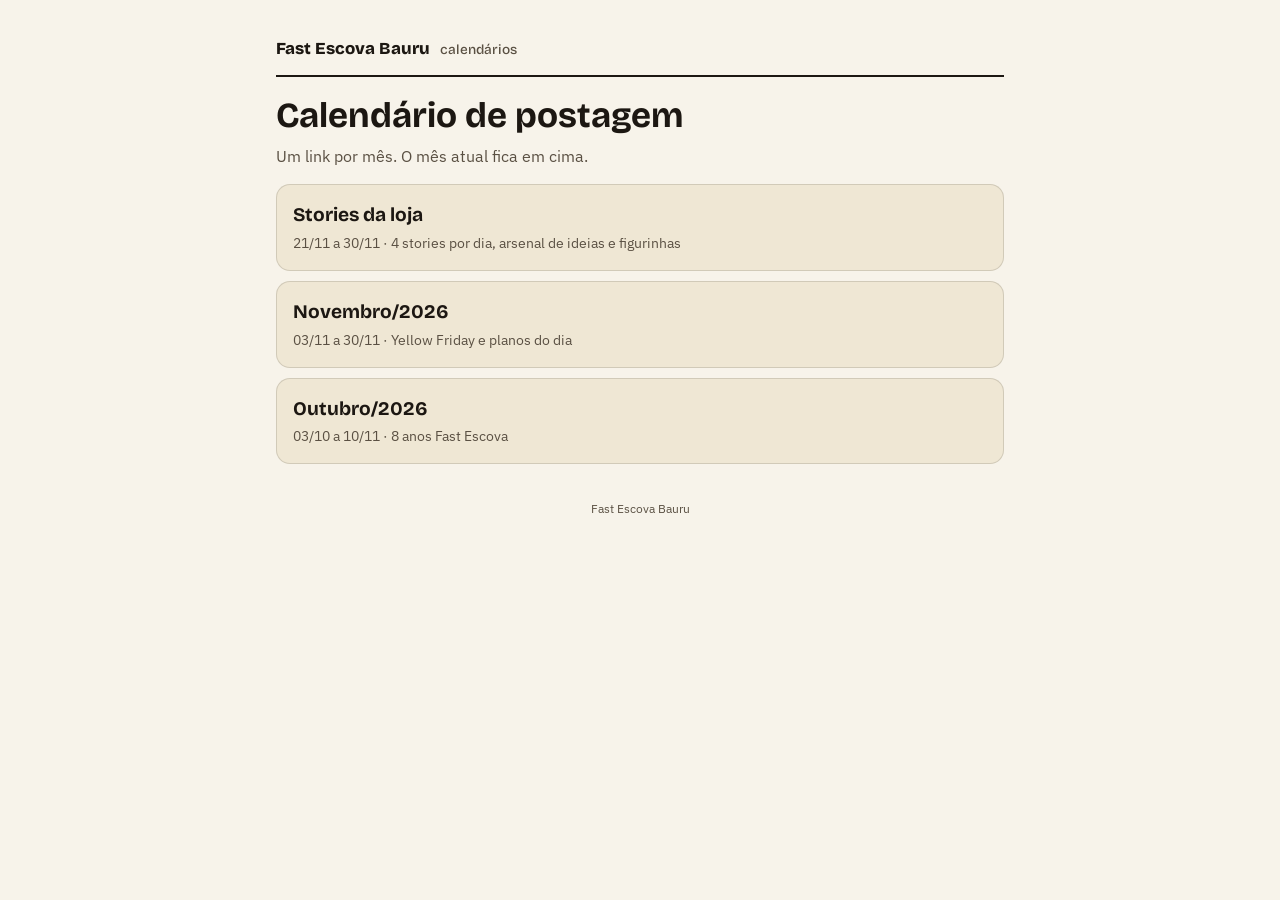
<file: index.html>
<!doctype html>
<html lang="pt-BR"><head><meta charset="utf-8"><meta name="viewport" content="width=device-width, initial-scale=1">
<meta name="robots" content="noindex"><title>Calendários · Fast Escova Bauru</title>
<link rel="preconnect" href="https://fonts.googleapis.com"><link rel="preconnect" href="https://fonts.gstatic.com" crossorigin>
<link href="https://fonts.googleapis.com/css2?family=Bricolage+Grotesque:opsz,wght@12..96,500..800&family=IBM+Plex+Sans:wght@400;500;600&display=swap" rel="stylesheet">
<link rel="stylesheet" href="style.css"></head><body><div class="page">
<div class="mast"><div class="brand">Fast Escova Bauru<span>calendários</span></div></div>
<h1>Calendário de postagem</h1><p class="lead">Um link por mês. O mês atual fica em cima.</p>
<a class="month" href="stories/"><b>Stories da loja</b><span>21/11 a 30/11 · 4 stories por dia, arsenal de ideias e figurinhas</span></a>
<a class="month" href="2026-11.html"><b>Novembro/2026</b><span>03/11 a 30/11 · Yellow Friday e planos do dia</span></a>
<a class="month" href="2026-10.html"><b>Outubro/2026</b><span>03/10 a 10/11 · 8 anos Fast Escova</span></a>
<footer>Fast Escova Bauru</footer></div></body></html>
</file>
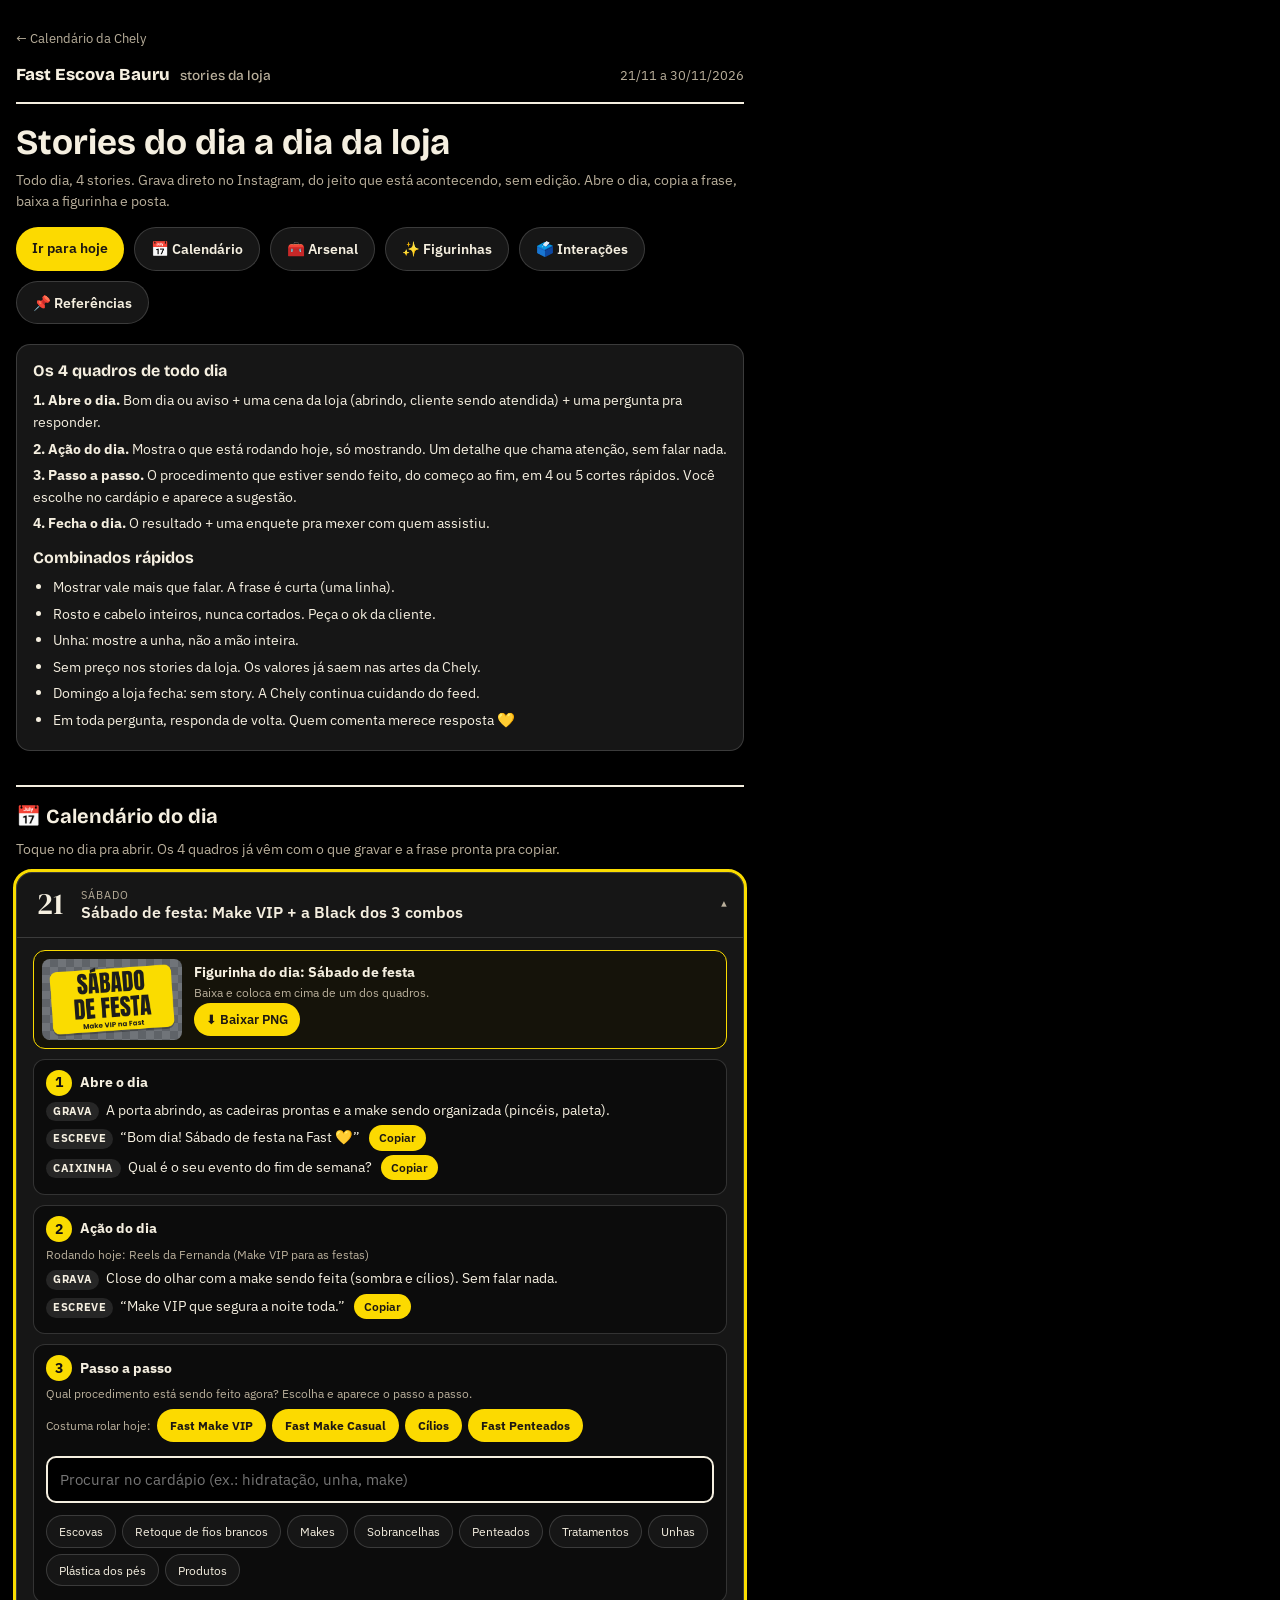
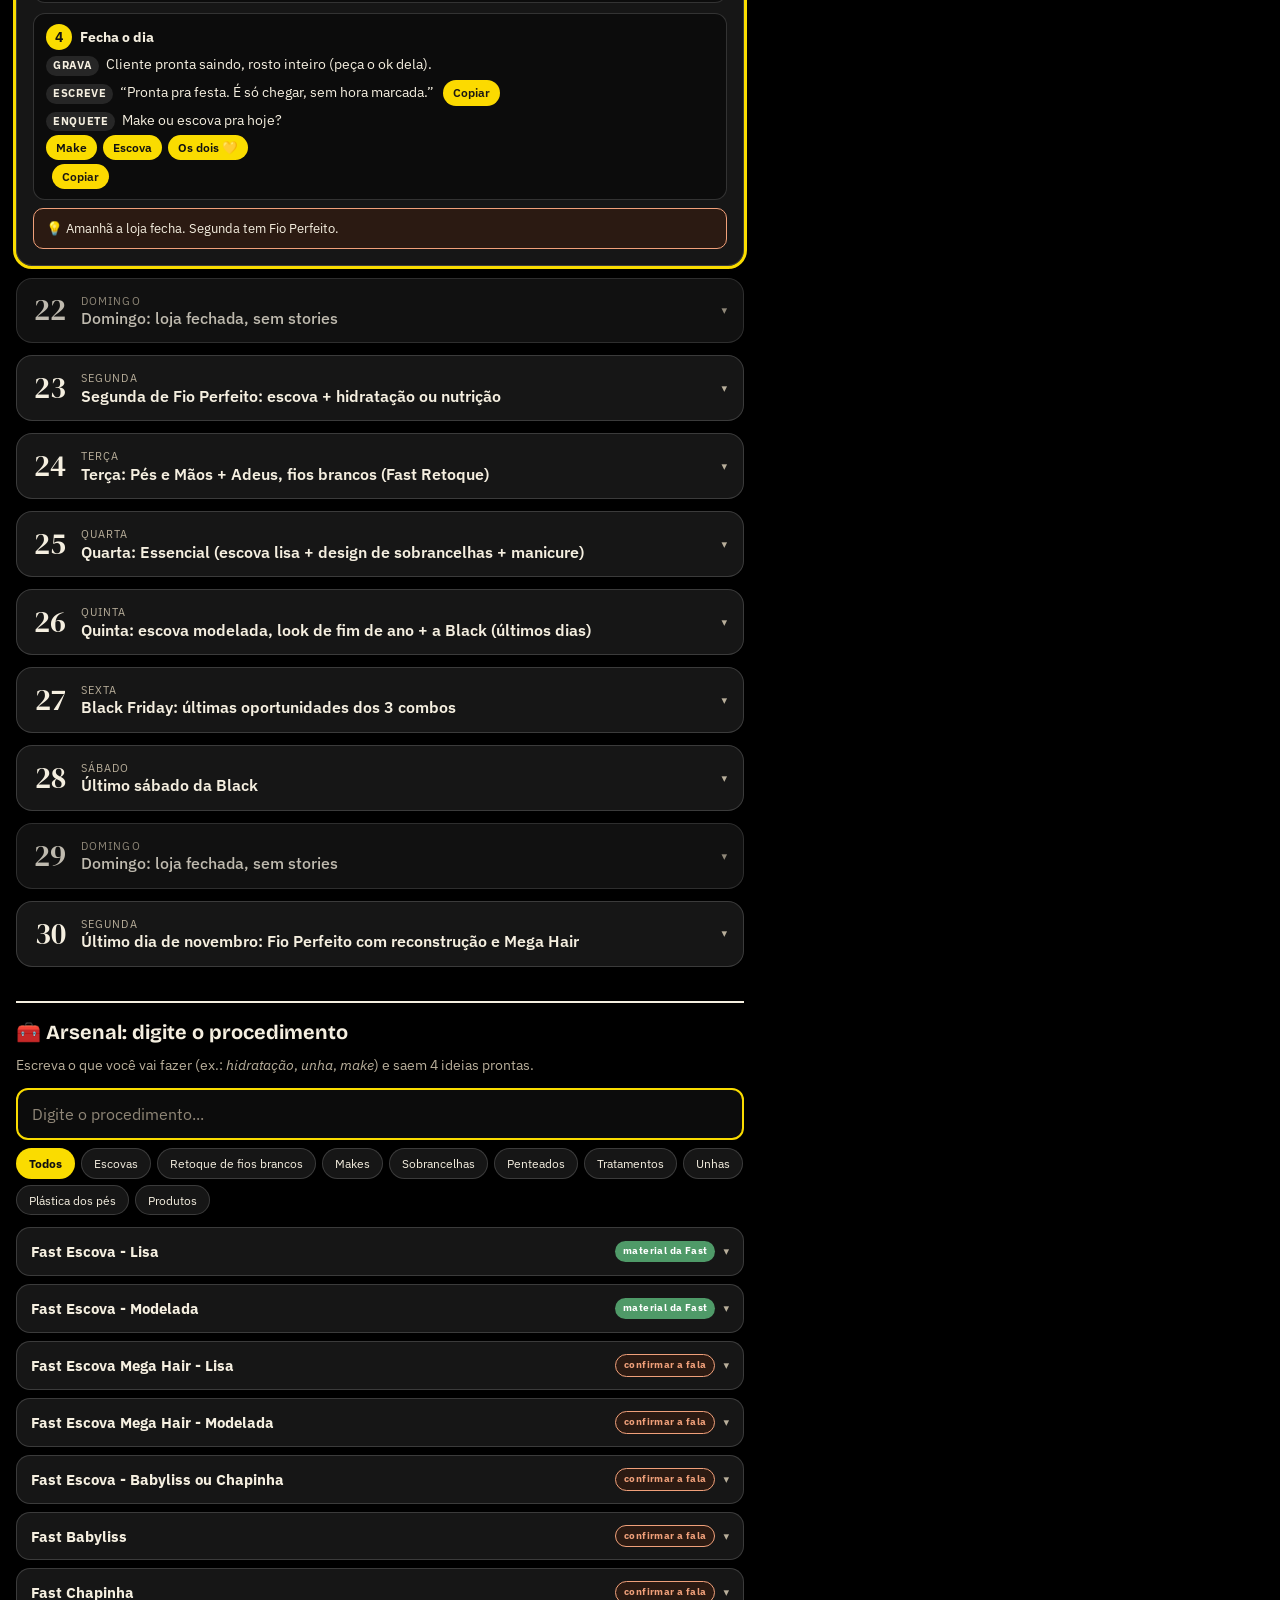
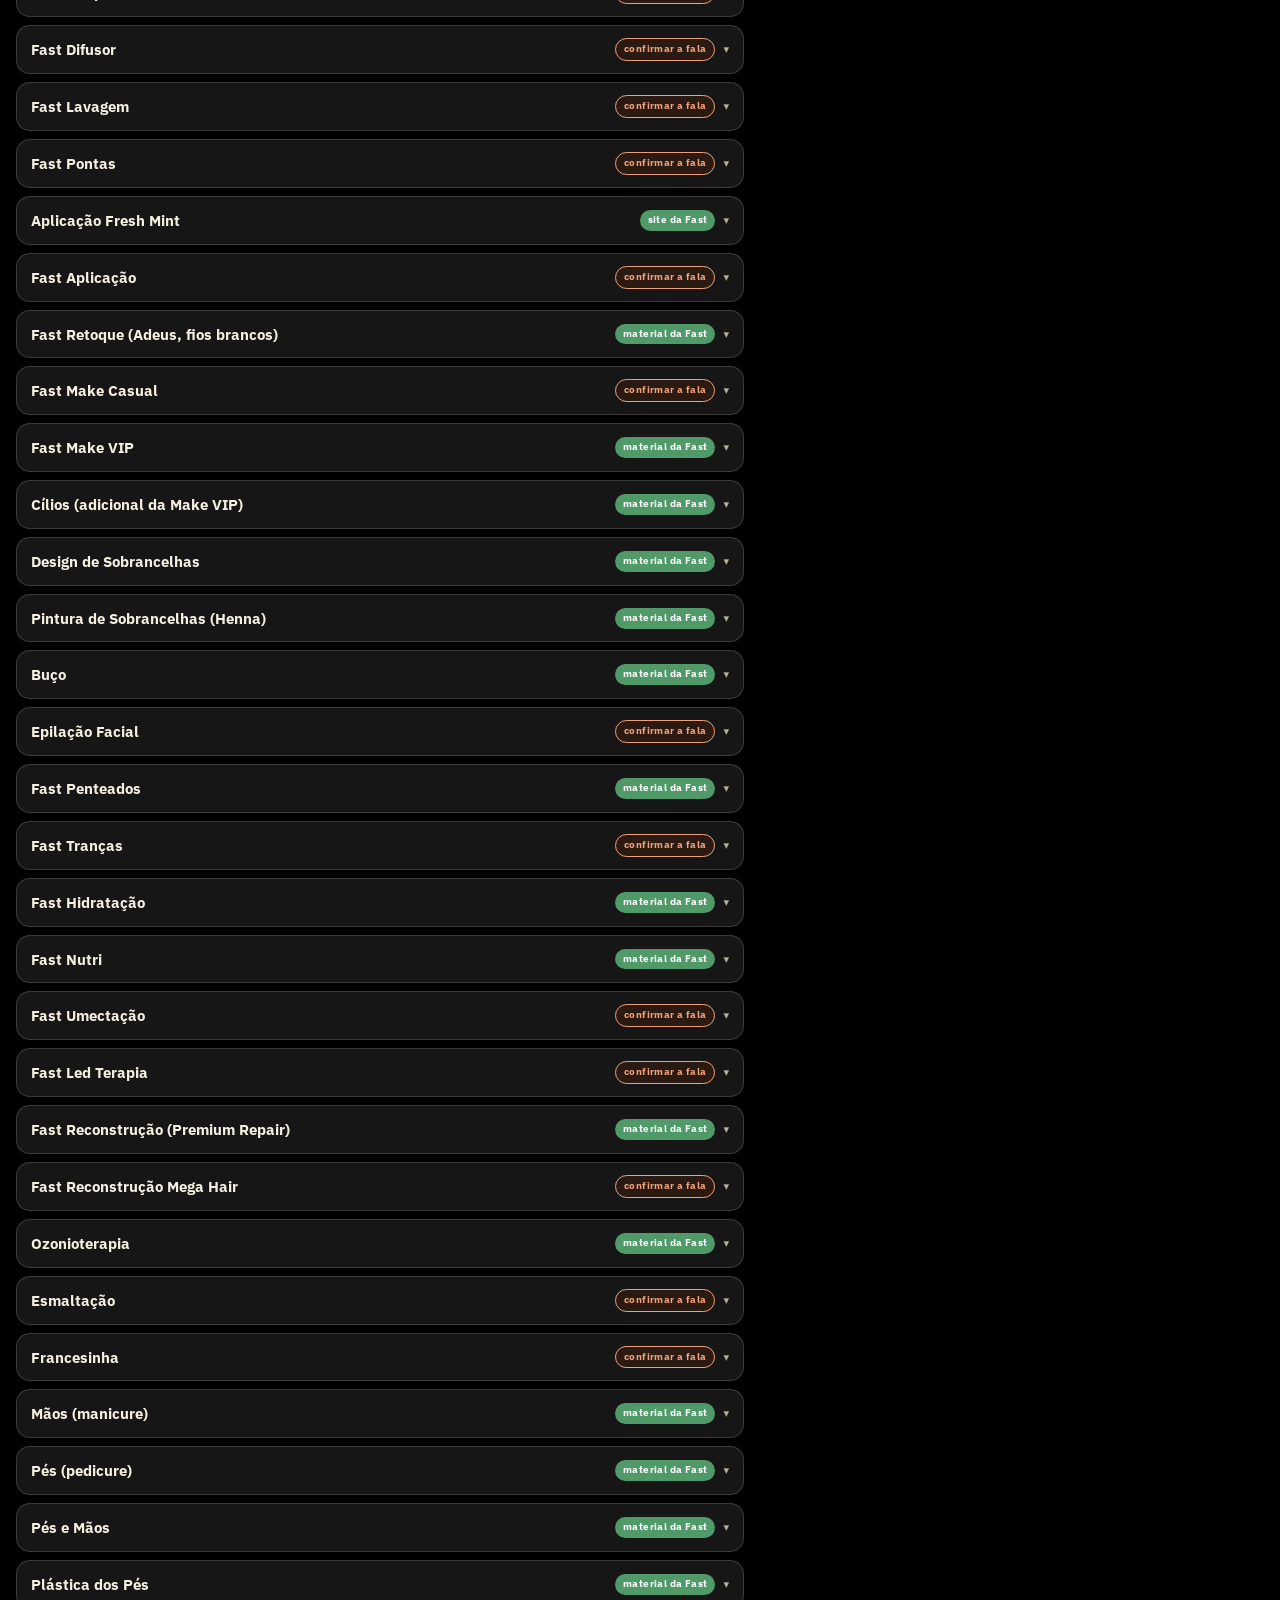
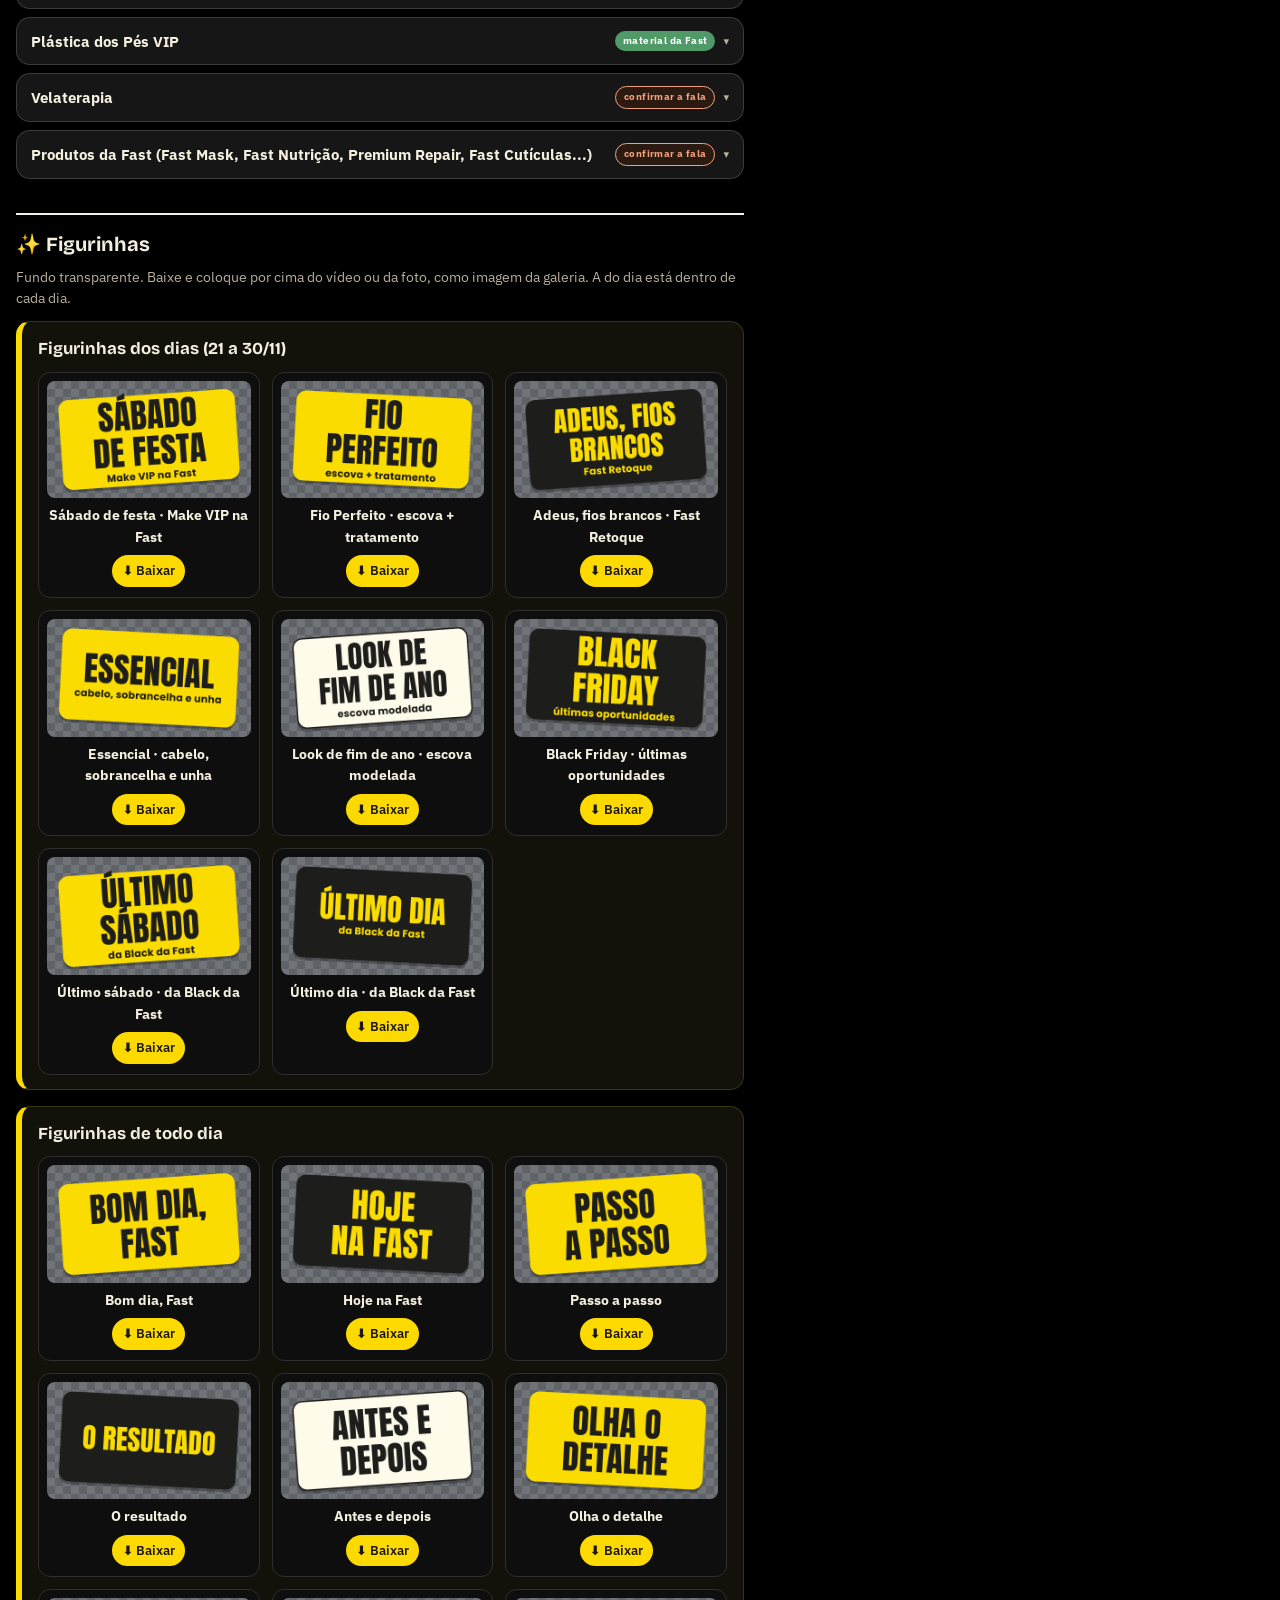
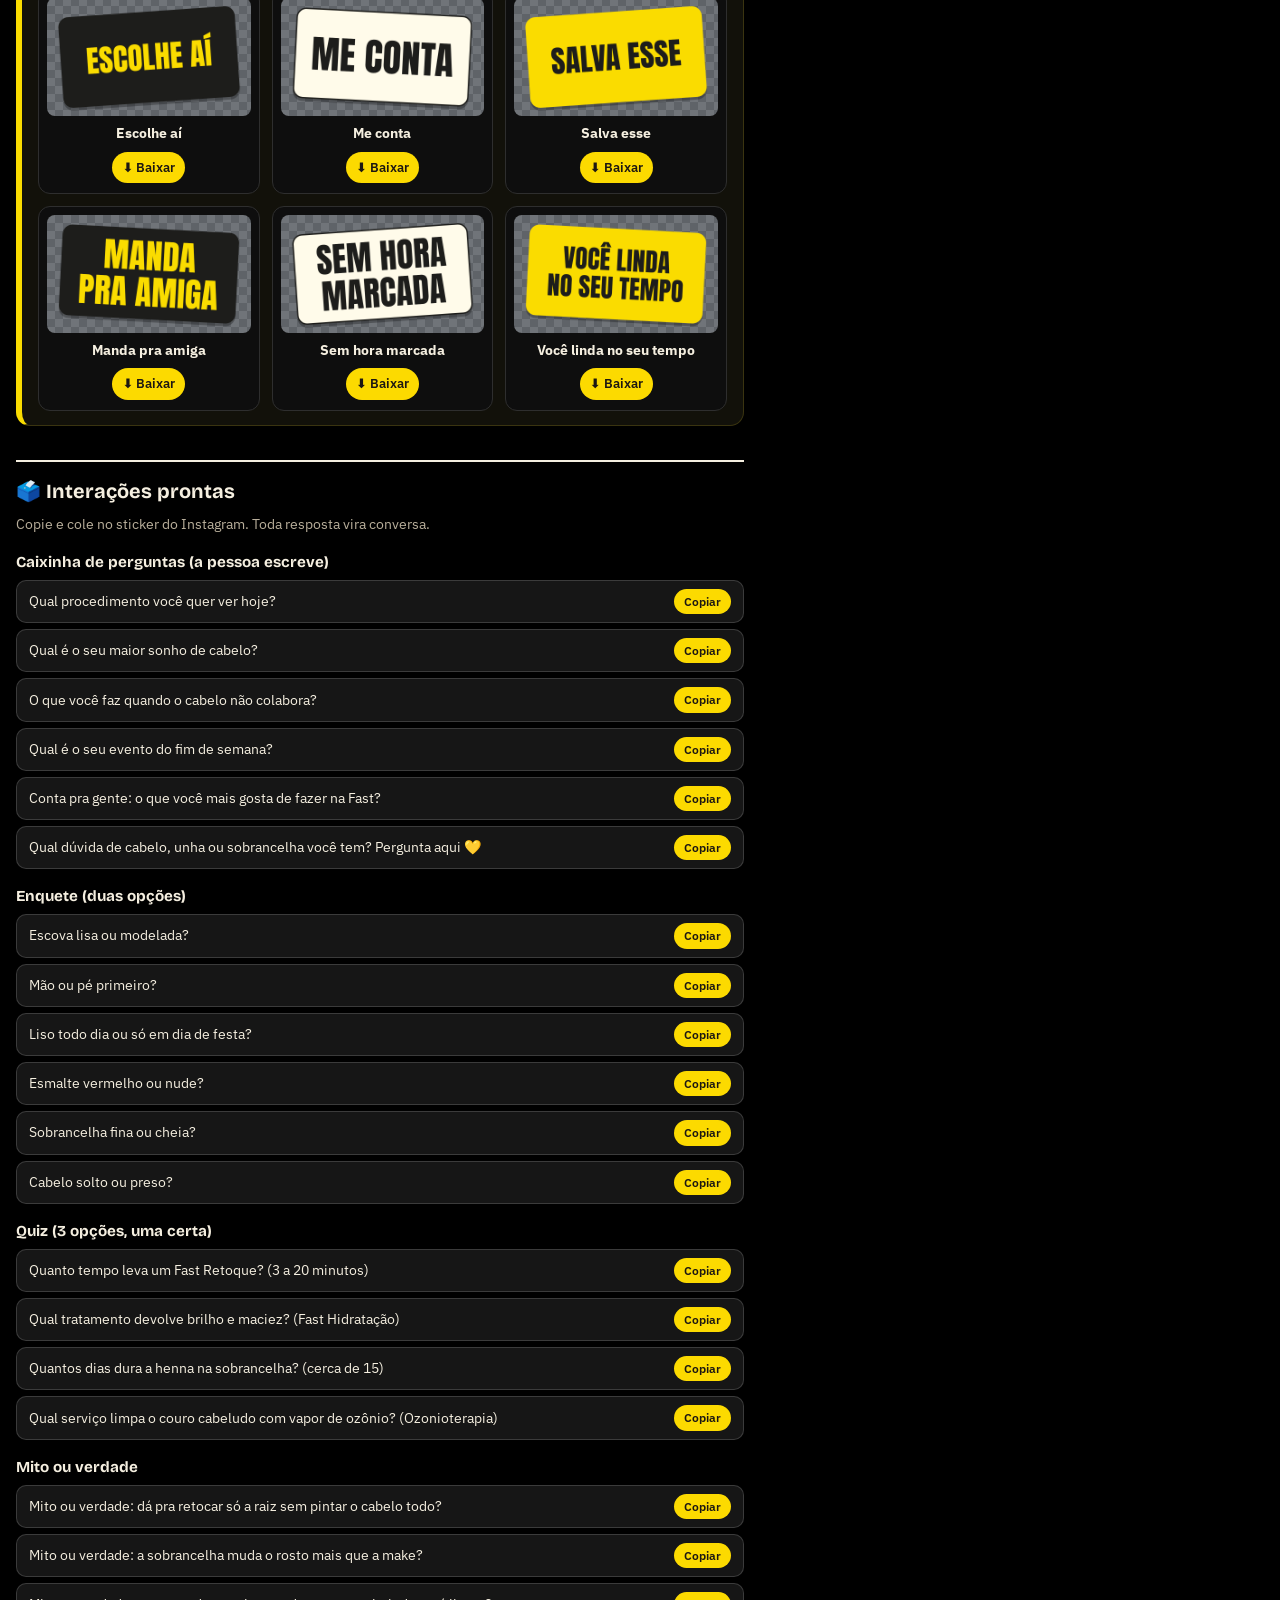
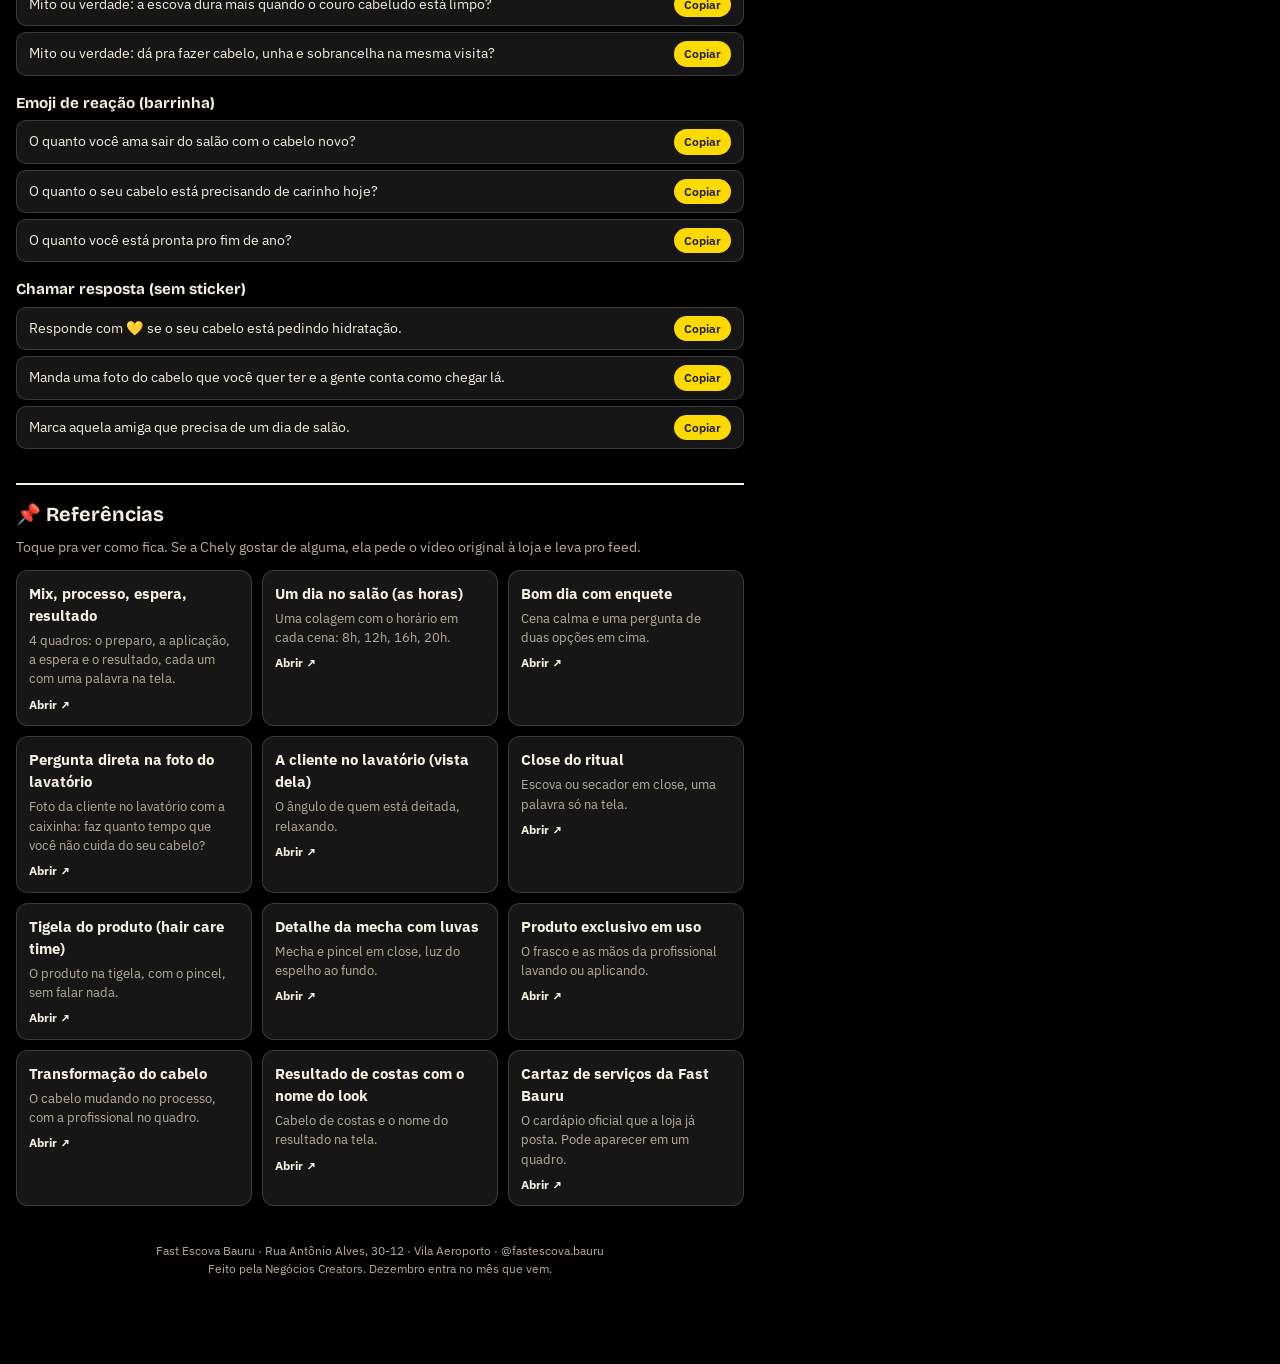
<file: stories/index.html>
<!doctype html>
<html lang="pt-BR"><head><meta charset="utf-8"><meta name="viewport" content="width=device-width, initial-scale=1">
<meta name="robots" content="noindex"><title>Stories da loja · Fast Escova Bauru</title>
<link rel="preconnect" href="https://fonts.googleapis.com"><link rel="preconnect" href="https://fonts.gstatic.com" crossorigin>
<link href="https://fonts.googleapis.com/css2?family=Bricolage+Grotesque:opsz,wght@12..96,500..800&family=IBM+Plex+Sans:wght@400;500;600&family=DM+Serif+Display&display=swap" rel="stylesheet">
<link rel="stylesheet" href="../style.css"><style>
.stories h2.sec{font-size:1.25rem;margin:34px 0 8px;padding-top:14px;border-top:2px solid var(--ink)}
.stories .sub{color:var(--ink-soft);font-size:.88rem;margin:0 0 12px}
.combinados{background:var(--cream-2);border:1px solid var(--line);border-radius:14px;padding:14px 16px;margin-bottom:16px;font-size:.9rem}
.combinados ul,.combinados ol{margin:6px 0 0;padding-left:20px}.combinados li{margin-bottom:5px}
.quads{display:grid;gap:10px}
.quad{background:var(--cream);border:1px solid var(--line);border-radius:12px;padding:10px 12px;font-size:.88rem}
.quad p{margin:4px 0}.qh{display:flex;align-items:center;gap:8px;margin-bottom:4px}
.qn{display:inline-flex;align-items:center;justify-content:center;width:26px;height:26px;border-radius:50%;background:var(--gold-bright);color:#1C1712;font-weight:800;font-size:.85rem}
.lb{display:inline-block;font-size:.66rem;font-weight:700;letter-spacing:.06em;text-transform:uppercase;background:var(--cream-3);padding:2px 7px;border-radius:999px;margin-right:4px}
.mini{font-size:.76rem;color:var(--ink-soft)}
ol.st{margin:6px 0 4px;padding-left:20px}ol.st li{margin-bottom:3px}
.ops{display:flex;gap:6px;flex-wrap:wrap}.ops span{background:var(--gold-bright);color:#1C1712;font-weight:600;font-size:.78rem;padding:3px 10px;border-radius:999px}
button.copy{margin-left:6px;padding:4px 10px;font-size:.72rem}
.figdia{display:flex;gap:12px;align-items:center;background:#FFF6C8;border:1px solid #E9C900;border-radius:12px;padding:8px;margin-bottom:10px;font-size:.86rem}
.figdia .stk-bg{flex:0 0 140px}
.chips{display:flex;gap:6px;flex-wrap:wrap;margin:8px 0 12px}
.chip{border:1px solid var(--line);background:var(--cream-2);color:var(--ink);border-radius:999px;padding:5px 12px;font:inherit;font-size:.78rem;cursor:pointer}.chip.on{background:var(--gold-bright);color:#1C1712;font-weight:700;border-color:transparent}
#q{width:100%;font:inherit;font-size:1rem;padding:12px 14px;border:2px solid var(--ink);border-radius:12px;background:var(--surface);color:var(--text)}
details.proc{background:var(--cream-2);border:1px solid var(--line);border-radius:14px;margin-bottom:8px;overflow:hidden}
details.proc>summary{list-style:none;display:flex;align-items:center;gap:8px;padding:12px 14px;cursor:pointer}details.proc>summary::-webkit-details-marker{display:none}
.pn{flex:1;font-weight:700;font-size:.95rem}.tag{font-size:.62rem;font-weight:700;letter-spacing:.04em;padding:3px 8px;border-radius:999px;white-space:nowrap}
.tag.ok{background:var(--good);color:#fff}.tag.cf{background:var(--warn-bg);color:var(--warn);border:1px solid var(--warn)}
details[open].proc>summary .chev{transform:rotate(180deg)}
.pb{padding:4px 14px 14px}.dif{background:var(--cream);border:1px solid var(--line);border-radius:10px;padding:8px 10px;font-size:.86rem}
.ideia{background:var(--cream);border:1px solid var(--line);border-radius:12px;padding:9px 12px;margin-top:8px;font-size:.86rem}
.ideia p{margin:4px 0}.ih{display:flex;align-items:center;gap:8px}.tp{margin-left:auto;font-size:.62rem;text-transform:uppercase;letter-spacing:.08em;color:var(--ink-soft)}
.ia{display:flex;flex-wrap:wrap;gap:6px;align-items:center;margin-top:6px}.ia .copy{margin-left:0}
a.rf{font-size:.72rem;color:var(--ink);background:var(--cream-3);border-radius:999px;padding:4px 10px;text-decoration:none}a.rf:hover{text-decoration:underline}
.nota-p{font-size:.78rem;color:var(--warn);margin:8px 0 0}
.il{list-style:none;padding:0;margin:0 0 8px}.il li{display:flex;justify-content:space-between;gap:10px;align-items:center;background:var(--cream-2);border:1px solid var(--line);border-radius:10px;padding:8px 12px;margin-bottom:6px;font-size:.88rem}
.ih3{font-size:.95rem;margin:16px 0 6px}
.refs{display:grid;grid-template-columns:repeat(auto-fill,minmax(230px,1fr));gap:10px}
a.refc{display:block;background:var(--cream-2);border:1px solid var(--line);border-radius:12px;padding:12px;text-decoration:none;color:var(--ink)}
a.refc b{display:block;font-size:.92rem;margin-bottom:4px}a.refc span{font-size:.8rem;color:var(--ink-soft);display:block}a.refc i{display:block;margin-top:6px;font-style:normal;font-weight:700;font-size:.78rem}
.vazio{display:none;padding:14px;border:1px dashed var(--ink-soft);border-radius:12px;font-size:.9rem}
a.lk{color:var(--ink);font-weight:600}
.s-domingo .dtxt b{font-weight:500}
.stories .dtxt b{white-space:normal;line-height:1.25}
/* ===== seletor de procedimento (quadro 3) ===== */
.pick .pq{width:100%;font:inherit;font-size:.95rem;padding:10px 12px;border:2px solid var(--ink);border-radius:10px;background:var(--surface);color:var(--text);margin:8px 0 6px}
.psug,.pgs{display:flex;flex-wrap:wrap;gap:6px;align-items:center;margin:6px 0}
button.po,button.pg,button.ptroca{font:inherit;font-size:.78rem;cursor:pointer;border-radius:999px;padding:6px 12px;border:1px solid var(--line);background:var(--cream-2);color:var(--ink)}
button.po.sg{background:var(--gold-bright);color:#1C1712;border-color:transparent;font-weight:700}
button.pg.on{background:var(--gold-bright);color:#1C1712;font-weight:700;border-color:transparent}
.plist{display:flex;flex-wrap:wrap;gap:6px;margin:6px 0;max-height:220px;overflow:auto}
.plist:empty{display:none}
.pres{background:var(--cream-2);border:1px solid var(--gold-bright);border-radius:12px;padding:10px 12px;margin-top:8px}
.pres h4{margin:0 0 4px;font-size:.95rem}
.pick .vz{font-size:.8rem;color:var(--warn);margin:6px 0}
/* ===== tema preto (sempre, qualquer aparelho) ===== */
:root{color-scheme:dark}
body{--ink:#F5EFE0;--ink-soft:#B9AF9B;--cream:#0C0C0C;--cream-2:#161616;--cream-3:#262626;--surface:#000;--text:#F5EFE0;--line:rgba(255,255,255,.16);
 --warn:#F0A07A;--warn-bg:#2b1a12;--good:#4F9A68;--shadow:0 1px 2px rgba(0,0,0,.6);background:#000;color:#F5EFE0}
.day.hoje{outline-color:#FADC00}
.figdia{background:#15130A;border-color:#FADC00;color:#F5EFE0}
section.stkp{background:#12110A;border:1px solid #3a3410;border-left:6px solid #FADC00;color:#F5EFE0}
.stk{background:#0E0E0E;border-color:#2e2e2e}
.stk-bg{background:repeating-conic-gradient(#5f6368 0 25%,#707479 0 50%) 0 0/16px 16px}
.stk-n{color:#F5EFE0}
.dl.sm.alt{background:#0E0E0E;color:#F5EFE0;border-color:#F5EFE0}
.chip{background:#161616;color:#F5EFE0}.chip.on{background:#FADC00;color:#111}
a.rf{background:#262626;color:#F5EFE0}
.b-black{background:#FADC00;color:#111}
.qn{background:#FADC00;color:#111}
.ops span{background:#FADC00;color:#111}
.lb{background:#262626;color:#F5EFE0}
.box.al{background:#2b1a12;color:#F5EFE0;border-color:#F0A07A}
#q{border-color:#FADC00;background:#0C0C0C;color:#F5EFE0}
#q::placeholder{color:#8f8677}
.mast{border-bottom-color:#F5EFE0}
h2.sec{border-top-color:#F5EFE0}
</style></head><body>
<div class="page stories">
<a class="back" href="../">← Calendário da Chely</a>
<div class="mast"><div class="brand">Fast Escova Bauru<span>stories da loja</span></div><div class="meta">21/11 a 30/11/2026</div></div>
<h1>Stories do dia a dia da loja</h1>
<p class="lead">Todo dia, 4 stories. Grava direto no Instagram, do jeito que está acontecendo, sem edição. Abre o dia, copia a frase, baixa a figurinha e posta.</p>
<div class="bar"><a class="btn" href="#hoje" id="hoje-btn">Ir para hoje</a><a class="btn alt" href="#calendario">📅 Calendário</a><a class="btn alt" href="#arsenal">🧰 Arsenal</a><a class="btn alt" href="#figurinhas">✨ Figurinhas</a><a class="btn alt" href="#interacoes">🗳️ Interações</a><a class="btn alt" href="#referencias">📌 Referências</a></div>

<section class="combinados"><h2 style="font-size:1rem;margin-bottom:6px">Os 4 quadros de todo dia</h2><ol style="list-style:none;padding:0"><li><b>1. Abre o dia.</b> Bom dia ou aviso + uma cena da loja (abrindo, cliente sendo atendida) + uma pergunta pra responder.</li><li><b>2. Ação do dia.</b> Mostra o que está rodando hoje, só mostrando. Um detalhe que chama atenção, sem falar nada.</li><li><b>3. Passo a passo.</b> O procedimento que estiver sendo feito, do começo ao fim, em 4 ou 5 cortes rápidos. Você escolhe no cardápio e aparece a sugestão.</li><li><b>4. Fecha o dia.</b> O resultado + uma enquete pra mexer com quem assistiu.</li></ol>
<h2 style="font-size:1rem;margin:12px 0 4px">Combinados rápidos</h2><ul>
<li>Mostrar vale mais que falar. A frase é curta (uma linha).</li>
<li>Rosto e cabelo inteiros, nunca cortados. Peça o ok da cliente.</li>
<li>Unha: mostre a unha, não a mão inteira.</li>
<li>Sem preço nos stories da loja. Os valores já saem nas artes da Chely.</li>
<li>Domingo a loja fecha: sem story. A Chely continua cuidando do feed.</li>
<li>Em toda pergunta, responda de volta. Quem comenta merece resposta 💛</li></ul></section>

<h2 class="sec" id="calendario">📅 Calendário do dia</h2>
<p class="sub">Toque no dia pra abrir. Os 4 quadros já vêm com o que gravar e a frase pronta pra copiar.</p>
<details class="day" data-date="2026-11-21" id="d-2026-11-21"><summary><span class="dnum">21</span><span class="dtxt"><small>SÁBADO</small><b>Sábado de festa: Make VIP + a Black dos 3 combos</b></span><span class="chev">▾</span></summary><div class="dbody"><div class="figdia"><div class="stk-bg"><img loading="lazy" src="figurinhas/dia-sabado-de-festa.png" alt="Sábado de festa"></div><div><b>Figurinha do dia: Sábado de festa</b><br><span class="mini">Baixa e coloca em cima de um dos quadros.</span><br><a class="dl sm" href="figurinhas/dia-sabado-de-festa.png" download="fast-sabado-de-festa.png">⬇ Baixar PNG</a></div></div><div class="quads"><div class="quad"><div class="qh"><span class="qn">1</span><b>Abre o dia</b></div><p><span class="lb">Grava</span> A porta abrindo, as cadeiras prontas e a make sendo organizada (pincéis, paleta).</p><p><span class="lb">Escreve</span> “Bom dia! Sábado de festa na Fast 💛” <button class="copy" type="button" data-t="Bom dia! Sábado de festa na Fast 💛">Copiar</button></p><p><span class="lb">Caixinha</span> Qual é o seu evento do fim de semana? <button class="copy" type="button" data-t="Qual é o seu evento do fim de semana?">Copiar</button></p></div><div class="quad"><div class="qh"><span class="qn">2</span><b>Ação do dia</b></div><p class="mini">Rodando hoje: Reels da Fernanda (Make VIP para as festas)</p><p><span class="lb">Grava</span> Close do olhar com a make sendo feita (sombra e cílios). Sem falar nada.</p><p><span class="lb">Escreve</span> “Make VIP que segura a noite toda.” <button class="copy" type="button" data-t="Make VIP que segura a noite toda.">Copiar</button></p></div><div class="quad"><div class="qh"><span class="qn">3</span><b>Passo a passo</b></div><div class="pick"><p class="mini">Qual procedimento está sendo feito agora? Escolha e aparece o passo a passo.</p><div class="psug"><span class="mini">Costuma rolar hoje:</span> <button type="button" class="po sg" data-id="make-vip">Fast Make VIP</button><button type="button" class="po sg" data-id="make-casual">Fast Make Casual</button><button type="button" class="po sg" data-id="cilios">Cílios</button><button type="button" class="po sg" data-id="penteados">Fast Penteados</button></div><input class="pq" type="search" placeholder="Procurar no cardápio (ex.: hidratação, unha, make)" autocomplete="off" autocapitalize="off"><div class="pgs"><button type="button" class="pg" data-g="Escovas">Escovas</button><button type="button" class="pg" data-g="Retoque de fios brancos">Retoque de fios brancos</button><button type="button" class="pg" data-g="Makes">Makes</button><button type="button" class="pg" data-g="Sobrancelhas">Sobrancelhas</button><button type="button" class="pg" data-g="Penteados">Penteados</button><button type="button" class="pg" data-g="Tratamentos">Tratamentos</button><button type="button" class="pg" data-g="Unhas">Unhas</button><button type="button" class="pg" data-g="Plástica dos pés">Plástica dos pés</button><button type="button" class="pg" data-g="Produtos">Produtos</button></div><div class="plist"></div><div class="pout"></div></div></div><div class="quad"><div class="qh"><span class="qn">4</span><b>Fecha o dia</b></div><p><span class="lb">Grava</span> Cliente pronta saindo, rosto inteiro (peça o ok dela).</p><p><span class="lb">Escreve</span> “Pronta pra festa. É só chegar, sem hora marcada.” <button class="copy" type="button" data-t="Pronta pra festa. É só chegar, sem hora marcada.">Copiar</button></p><p><span class="lb">Enquete</span> Make ou escova pra hoje?</p><p class="ops"><span>Make</span><span>Escova</span><span>Os dois 💛</span></p><button class="copy" type="button" data-t="Make ou escova pra hoje?  (Make / Escova / Os dois 💛)">Copiar</button></div></div><div class="box al">💡 Amanhã a loja fecha. Segunda tem Fio Perfeito.</div></div></details><details class="day s-domingo" data-date="2026-11-22"><summary><span class="dnum">22</span><span class="dtxt"><small>DOMINGO</small><b>Domingo: loja fechada, sem stories</b></span><span class="chev">▾</span></summary><div class="dbody"><p>A loja fecha aos domingos. Hoje não tem story (nem feed). Descanso! 💛</p></div></details><details class="day" data-date="2026-11-23" id="d-2026-11-23"><summary><span class="dnum">23</span><span class="dtxt"><small>SEGUNDA</small><b>Segunda de Fio Perfeito: escova + hidratação ou nutrição</b></span><span class="chev">▾</span></summary><div class="dbody"><div class="figdia"><div class="stk-bg"><img loading="lazy" src="figurinhas/dia-fio-perfeito.png" alt="Fio Perfeito"></div><div><b>Figurinha do dia: Fio Perfeito</b><br><span class="mini">Baixa e coloca em cima de um dos quadros.</span><br><a class="dl sm" href="figurinhas/dia-fio-perfeito.png" download="fast-fio-perfeito.png">⬇ Baixar PNG</a></div></div><div class="quads"><div class="quad"><div class="qh"><span class="qn">1</span><b>Abre o dia</b></div><p><span class="lb">Grava</span> Cadeiras vazias e luz da manhã, ou a primeira cliente chegando.</p><p><span class="lb">Escreve</span> “Bom dia! Começou a semana. Cabelo em dia? 💛” <button class="copy" type="button" data-t="Bom dia! Começou a semana. Cabelo em dia? 💛">Copiar</button></p><p><span class="lb">Caixinha</span> Como está o seu cabelo hoje? (seco, oleoso, com frizz...) <button class="copy" type="button" data-t="Como está o seu cabelo hoje? (seco, oleoso, com frizz...)">Copiar</button></p></div><div class="quad"><div class="qh"><span class="qn">2</span><b>Ação do dia</b></div><p class="mini">Rodando hoje: Plano da segunda + os 3 combos da Black</p><p><span class="lb">Grava</span> Hidratação sendo espalhada mecha por mecha e depois a escova. Sem falar nada.</p><p><span class="lb">Escreve</span> “Segunda de Fio Perfeito: escova + tratamento.” <button class="copy" type="button" data-t="Segunda de Fio Perfeito: escova + tratamento.">Copiar</button></p></div><div class="quad"><div class="qh"><span class="qn">3</span><b>Passo a passo</b></div><div class="pick"><p class="mini">Qual procedimento está sendo feito agora? Escolha e aparece o passo a passo.</p><div class="psug"><span class="mini">Costuma rolar hoje:</span> <button type="button" class="po sg" data-id="hidratacao">Fast Hidratação</button><button type="button" class="po sg" data-id="nutri">Fast Nutri</button><button type="button" class="po sg" data-id="escova-lisa">Fast Escova - Lisa</button><button type="button" class="po sg" data-id="escova-modelada">Fast Escova - Modelada</button></div><input class="pq" type="search" placeholder="Procurar no cardápio (ex.: hidratação, unha, make)" autocomplete="off" autocapitalize="off"><div class="pgs"><button type="button" class="pg" data-g="Escovas">Escovas</button><button type="button" class="pg" data-g="Retoque de fios brancos">Retoque de fios brancos</button><button type="button" class="pg" data-g="Makes">Makes</button><button type="button" class="pg" data-g="Sobrancelhas">Sobrancelhas</button><button type="button" class="pg" data-g="Penteados">Penteados</button><button type="button" class="pg" data-g="Tratamentos">Tratamentos</button><button type="button" class="pg" data-g="Unhas">Unhas</button><button type="button" class="pg" data-g="Plástica dos pés">Plástica dos pés</button><button type="button" class="pg" data-g="Produtos">Produtos</button></div><div class="plist"></div><div class="pout"></div></div></div><div class="quad"><div class="qh"><span class="qn">4</span><b>Fecha o dia</b></div><p><span class="lb">Grava</span> Cabelo balançando, rosto inteiro.</p><p><span class="lb">Escreve</span> “Brilho de quem cuidou.” <button class="copy" type="button" data-t="Brilho de quem cuidou.">Copiar</button></p><p><span class="lb">Enquete</span> Seu cabelo pede hidratação ou nutrição?</p><p class="ops"><span>Hidratação</span><span>Nutrição</span><span>Não sei</span></p><button class="copy" type="button" data-t="Seu cabelo pede hidratação ou nutrição?  (Hidratação / Nutrição / Não sei)">Copiar</button></div></div><div class="box al">💡 No quadro 3, escolha Fast Hidratação ou Fast Nutri, conforme o que estiver sendo feito.</div></div></details><details class="day" data-date="2026-11-24" id="d-2026-11-24"><summary><span class="dnum">24</span><span class="dtxt"><small>TERÇA</small><b>Terça: Pés e Mãos + Adeus, fios brancos (Fast Retoque)</b></span><span class="chev">▾</span></summary><div class="dbody"><div class="figdia"><div class="stk-bg"><img loading="lazy" src="figurinhas/dia-adeus-fios-brancos.png" alt="Adeus, fios brancos"></div><div><b>Figurinha do dia: Adeus, fios brancos</b><br><span class="mini">Baixa e coloca em cima de um dos quadros.</span><br><a class="dl sm" href="figurinhas/dia-adeus-fios-brancos.png" download="fast-adeus-fios-brancos.png">⬇ Baixar PNG</a></div></div><div class="quads"><div class="quad"><div class="qh"><span class="qn">1</span><b>Abre o dia</b></div><p><span class="lb">Grava</span> Bancada de unhas arrumada e esmaltes à mostra.</p><p><span class="lb">Escreve</span> “Bom dia! Terça é dia de unha e de fio branco no lugar.” <button class="copy" type="button" data-t="Bom dia! Terça é dia de unha e de fio branco no lugar.">Copiar</button></p><p><span class="lb">Caixinha</span> Mão ou pé: o que você deixa pra depois? <button class="copy" type="button" data-t="Mão ou pé: o que você deixa pra depois?">Copiar</button></p></div><div class="quad"><div class="qh"><span class="qn">2</span><b>Ação do dia</b></div><p class="mini">Rodando hoje: Pés e Mãos R$ 65 + Fast Retoque</p><p><span class="lb">Grava</span> Close na unha com esmaltação bem feita e a cutícula pronta. Só a unha, não a mão inteira.</p><p><span class="lb">Escreve</span> “Mão e pé no mesmo dia.” <button class="copy" type="button" data-t="Mão e pé no mesmo dia.">Copiar</button></p></div><div class="quad"><div class="qh"><span class="qn">3</span><b>Passo a passo</b></div><div class="pick"><p class="mini">Qual procedimento está sendo feito agora? Escolha e aparece o passo a passo.</p><div class="psug"><span class="mini">Costuma rolar hoje:</span> <button type="button" class="po sg" data-id="fast-retoque">Fast Retoque</button><button type="button" class="po sg" data-id="pes-e-maos">Pés e Mãos</button><button type="button" class="po sg" data-id="maos">Mãos</button><button type="button" class="po sg" data-id="pes">Pés</button></div><input class="pq" type="search" placeholder="Procurar no cardápio (ex.: hidratação, unha, make)" autocomplete="off" autocapitalize="off"><div class="pgs"><button type="button" class="pg" data-g="Escovas">Escovas</button><button type="button" class="pg" data-g="Retoque de fios brancos">Retoque de fios brancos</button><button type="button" class="pg" data-g="Makes">Makes</button><button type="button" class="pg" data-g="Sobrancelhas">Sobrancelhas</button><button type="button" class="pg" data-g="Penteados">Penteados</button><button type="button" class="pg" data-g="Tratamentos">Tratamentos</button><button type="button" class="pg" data-g="Unhas">Unhas</button><button type="button" class="pg" data-g="Plástica dos pés">Plástica dos pés</button><button type="button" class="pg" data-g="Produtos">Produtos</button></div><div class="plist"></div><div class="pout"></div></div></div><div class="quad"><div class="qh"><span class="qn">4</span><b>Fecha o dia</b></div><p><span class="lb">Grava</span> Antes e depois da raiz, na risca do cabelo.</p><p><span class="lb">Escreve</span> “A raiz do jeitinho que você queria.” <button class="copy" type="button" data-t="A raiz do jeitinho que você queria.">Copiar</button></p><p><span class="lb">Enquete</span> Mito ou verdade: dá pra retocar só a raiz?</p><p class="ops"><span>Mito</span><span>Verdade</span></p><button class="copy" type="button" data-t="Mito ou verdade: dá pra retocar só a raiz?  (Mito / Verdade)">Copiar</button></div></div><div class="box al">💡 A resposta é Verdade: o Fast Retoque colore só os fios brancos da raiz. Conte isso no story seguinte.</div></div></details><details class="day" data-date="2026-11-25" id="d-2026-11-25"><summary><span class="dnum">25</span><span class="dtxt"><small>QUARTA</small><b>Quarta: Essencial (escova lisa + design de sobrancelhas + manicure)</b></span><span class="chev">▾</span></summary><div class="dbody"><div class="figdia"><div class="stk-bg"><img loading="lazy" src="figurinhas/dia-essencial.png" alt="Essencial"></div><div><b>Figurinha do dia: Essencial</b><br><span class="mini">Baixa e coloca em cima de um dos quadros.</span><br><a class="dl sm" href="figurinhas/dia-essencial.png" download="fast-essencial.png">⬇ Baixar PNG</a></div></div><div class="quads"><div class="quad"><div class="qh"><span class="qn">1</span><b>Abre o dia</b></div><p><span class="lb">Grava</span> A loja se enchendo: cadeiras, secadores, movimento.</p><p><span class="lb">Escreve</span> “Bom dia! Hoje tem Essencial: cabelo, sobrancelha e unha.” <button class="copy" type="button" data-t="Bom dia! Hoje tem Essencial: cabelo, sobrancelha e unha.">Copiar</button></p><p><span class="lb">Caixinha</span> Qual dos três você nunca deixa de fazer? <button class="copy" type="button" data-t="Qual dos três você nunca deixa de fazer?">Copiar</button></p></div><div class="quad"><div class="qh"><span class="qn">2</span><b>Ação do dia</b></div><p class="mini">Rodando hoje: Essencial + Pés e Mãos + os 3 combos da Black</p><p><span class="lb">Grava</span> Três cortes rápidos: escova, design de sobrancelhas e manicure acontecendo.</p><p><span class="lb">Escreve</span> “Três cuidados, uma visita só.” <button class="copy" type="button" data-t="Três cuidados, uma visita só.">Copiar</button></p></div><div class="quad"><div class="qh"><span class="qn">3</span><b>Passo a passo</b></div><div class="pick"><p class="mini">Qual procedimento está sendo feito agora? Escolha e aparece o passo a passo.</p><div class="psug"><span class="mini">Costuma rolar hoje:</span> <button type="button" class="po sg" data-id="escova-lisa">Fast Escova - Lisa</button><button type="button" class="po sg" data-id="design-sobrancelhas">Design de Sobrancelhas</button><button type="button" class="po sg" data-id="maos">Mãos</button><button type="button" class="po sg" data-id="pes-e-maos">Pés e Mãos</button></div><input class="pq" type="search" placeholder="Procurar no cardápio (ex.: hidratação, unha, make)" autocomplete="off" autocapitalize="off"><div class="pgs"><button type="button" class="pg" data-g="Escovas">Escovas</button><button type="button" class="pg" data-g="Retoque de fios brancos">Retoque de fios brancos</button><button type="button" class="pg" data-g="Makes">Makes</button><button type="button" class="pg" data-g="Sobrancelhas">Sobrancelhas</button><button type="button" class="pg" data-g="Penteados">Penteados</button><button type="button" class="pg" data-g="Tratamentos">Tratamentos</button><button type="button" class="pg" data-g="Unhas">Unhas</button><button type="button" class="pg" data-g="Plástica dos pés">Plástica dos pés</button><button type="button" class="pg" data-g="Produtos">Produtos</button></div><div class="plist"></div><div class="pout"></div></div></div><div class="quad"><div class="qh"><span class="qn">4</span><b>Fecha o dia</b></div><p><span class="lb">Grava</span> Bastidor da criadora gravando (se vier) ou o resultado de uma cliente do Essencial.</p><p><span class="lb">Escreve</span> “Tudo no mesmo dia, sem hora marcada.” <button class="copy" type="button" data-t="Tudo no mesmo dia, sem hora marcada.">Copiar</button></p><p><span class="lb">Enquete</span> Qual você faz primeiro?</p><p class="ops"><span>Cabelo</span><span>Sobrancelha</span><span>Unha</span></p><button class="copy" type="button" data-t="Qual você faz primeiro?  (Cabelo / Sobrancelha / Unha)">Copiar</button></div></div><div class="box al">💡 Se a criadora gravar hoje, mostre os bastidores no quadro 4.</div></div></details><details class="day" data-date="2026-11-26" id="d-2026-11-26"><summary><span class="dnum">26</span><span class="dtxt"><small>QUINTA</small><b>Quinta: escova modelada, look de fim de ano + a Black (últimos dias)</b></span><span class="chev">▾</span></summary><div class="dbody"><div class="figdia"><div class="stk-bg"><img loading="lazy" src="figurinhas/dia-look-de-fim-de-ano.png" alt="Look de fim de ano"></div><div><b>Figurinha do dia: Look de fim de ano</b><br><span class="mini">Baixa e coloca em cima de um dos quadros.</span><br><a class="dl sm" href="figurinhas/dia-look-de-fim-de-ano.png" download="fast-look-de-fim-de-ano.png">⬇ Baixar PNG</a></div></div><div class="quads"><div class="quad"><div class="qh"><span class="qn">1</span><b>Abre o dia</b></div><p><span class="lb">Grava</span> Uma mecha sendo enrolada na escova, em close, logo cedo.</p><p><span class="lb">Escreve</span> “Bom dia! Fim de ano chegando: qual vai ser o seu look?” <button class="copy" type="button" data-t="Bom dia! Fim de ano chegando: qual vai ser o seu look?">Copiar</button></p><p><span class="lb">Caixinha</span> Liso, ondas ou cachos? <button class="copy" type="button" data-t="Liso, ondas ou cachos?">Copiar</button></p></div><div class="quad"><div class="qh"><span class="qn">2</span><b>Ação do dia</b></div><p class="mini">Rodando hoje: Escova modelada + os 3 combos da Black</p><p><span class="lb">Grava</span> A escova modelada sendo feita: a mecha enrolando e soltando.</p><p><span class="lb">Escreve</span> “Cada mecha com movimento.” <button class="copy" type="button" data-t="Cada mecha com movimento.">Copiar</button></p></div><div class="quad"><div class="qh"><span class="qn">3</span><b>Passo a passo</b></div><div class="pick"><p class="mini">Qual procedimento está sendo feito agora? Escolha e aparece o passo a passo.</p><div class="psug"><span class="mini">Costuma rolar hoje:</span> <button type="button" class="po sg" data-id="escova-modelada">Fast Escova - Modelada</button><button type="button" class="po sg" data-id="mega-hair-modelada">Fast Escova Mega Hair - Modelada</button><button type="button" class="po sg" data-id="hidratacao">Fast Hidratação</button><button type="button" class="po sg" data-id="penteados">Fast Penteados</button></div><input class="pq" type="search" placeholder="Procurar no cardápio (ex.: hidratação, unha, make)" autocomplete="off" autocapitalize="off"><div class="pgs"><button type="button" class="pg" data-g="Escovas">Escovas</button><button type="button" class="pg" data-g="Retoque de fios brancos">Retoque de fios brancos</button><button type="button" class="pg" data-g="Makes">Makes</button><button type="button" class="pg" data-g="Sobrancelhas">Sobrancelhas</button><button type="button" class="pg" data-g="Penteados">Penteados</button><button type="button" class="pg" data-g="Tratamentos">Tratamentos</button><button type="button" class="pg" data-g="Unhas">Unhas</button><button type="button" class="pg" data-g="Plástica dos pés">Plástica dos pés</button><button type="button" class="pg" data-g="Produtos">Produtos</button></div><div class="plist"></div><div class="pout"></div></div></div><div class="quad"><div class="qh"><span class="qn">4</span><b>Fecha o dia</b></div><p><span class="lb">Grava</span> Ondas em movimento, rosto inteiro.</p><p><span class="lb">Escreve</span> “Pronta pra qualquer evento.” <button class="copy" type="button" data-t="Pronta pra qualquer evento.">Copiar</button></p><p><span class="lb">Enquete</span> Qual é o seu look de fim de ano?</p><p class="ops"><span>Liso</span><span>Ondas</span><span>Cachos</span></p><button class="copy" type="button" data-t="Qual é o seu look de fim de ano?  (Liso / Ondas / Cachos)">Copiar</button></div></div><div class="box al">💡 Se a Fast mandar um vídeo melhor de escova modelada no grupo, a Chely usa no feed. Os stories continuam os da loja.</div></div></details><details class="day" data-date="2026-11-27" id="d-2026-11-27"><summary><span class="dnum">27</span><span class="dtxt"><small>SEXTA</small><b>Black Friday: últimas oportunidades dos 3 combos</b></span><span class="chev">▾</span></summary><div class="dbody"><div class="figdia"><div class="stk-bg"><img loading="lazy" src="figurinhas/dia-black-friday.png" alt="Black Friday"></div><div><b>Figurinha do dia: Black Friday</b><br><span class="mini">Baixa e coloca em cima de um dos quadros.</span><br><a class="dl sm" href="figurinhas/dia-black-friday.png" download="fast-black-friday.png">⬇ Baixar PNG</a></div></div><div class="quads"><div class="quad"><div class="qh"><span class="qn">1</span><b>Abre o dia</b></div><p><span class="lb">Grava</span> A loja por dentro, com movimento, e o cartaz dos combos se tiver.</p><p><span class="lb">Escreve</span> “Bom dia! Hoje é Black Friday na Fast 💛” <button class="copy" type="button" data-t="Bom dia! Hoje é Black Friday na Fast 💛">Copiar</button></p><p><span class="lb">Caixinha</span> Elite Hair, Glow Up ou Unhas Gold: qual é a sua? <button class="copy" type="button" data-t="Elite Hair, Glow Up ou Unhas Gold: qual é a sua?">Copiar</button></p></div><div class="quad"><div class="qh"><span class="qn">2</span><b>Ação do dia</b></div><p class="mini">Rodando hoje: Black dos 3 combos (Elite Hair, Glow Up e Unhas Gold, até 30/11)</p><p><span class="lb">Grava</span> Cartaz ou arte dos combos + clientes sendo atendidas ao fundo.</p><p><span class="lb">Escreve</span> “Últimas oportunidades dos 3 combos da Black.” <button class="copy" type="button" data-t="Últimas oportunidades dos 3 combos da Black.">Copiar</button></p></div><div class="quad"><div class="qh"><span class="qn">3</span><b>Passo a passo</b></div><div class="pick"><p class="mini">Qual procedimento está sendo feito agora? Escolha e aparece o passo a passo.</p><div class="psug"><span class="mini">Costuma rolar hoje:</span> <button type="button" class="po sg" data-id="pes-e-maos">Pés e Mãos</button><button type="button" class="po sg" data-id="escova-lisa">Fast Escova - Lisa</button><button type="button" class="po sg" data-id="hidratacao">Fast Hidratação</button><button type="button" class="po sg" data-id="maos">Mãos</button></div><input class="pq" type="search" placeholder="Procurar no cardápio (ex.: hidratação, unha, make)" autocomplete="off" autocapitalize="off"><div class="pgs"><button type="button" class="pg" data-g="Escovas">Escovas</button><button type="button" class="pg" data-g="Retoque de fios brancos">Retoque de fios brancos</button><button type="button" class="pg" data-g="Makes">Makes</button><button type="button" class="pg" data-g="Sobrancelhas">Sobrancelhas</button><button type="button" class="pg" data-g="Penteados">Penteados</button><button type="button" class="pg" data-g="Tratamentos">Tratamentos</button><button type="button" class="pg" data-g="Unhas">Unhas</button><button type="button" class="pg" data-g="Plástica dos pés">Plástica dos pés</button><button type="button" class="pg" data-g="Produtos">Produtos</button></div><div class="plist"></div><div class="pout"></div></div></div><div class="quad"><div class="qh"><span class="qn">4</span><b>Fecha o dia</b></div><p><span class="lb">Grava</span> Cliente saindo satisfeita (rosto inteiro, com ok).</p><p><span class="lb">Escreve</span> “Os combos valem até 30/11. É só chegar.” <button class="copy" type="button" data-t="Os combos valem até 30/11. É só chegar.">Copiar</button></p><p><span class="lb">Enquete</span> Já garantiu o seu?</p><p class="ops"><span>Já! 💛</span><span>Vou garantir</span></p><button class="copy" type="button" data-t="Já garantiu o seu?  (Já! 💛 / Vou garantir)">Copiar</button></div></div><div class="box al">💡 Sem preço nos stories da loja: os valores já saem nas artes da Chely.</div></div></details><details class="day" data-date="2026-11-28" id="d-2026-11-28"><summary><span class="dnum">28</span><span class="dtxt"><small>SÁBADO</small><b>Último sábado da Black</b></span><span class="chev">▾</span></summary><div class="dbody"><div class="figdia"><div class="stk-bg"><img loading="lazy" src="figurinhas/dia-ultimo-sabado.png" alt="Último sábado"></div><div><b>Figurinha do dia: Último sábado</b><br><span class="mini">Baixa e coloca em cima de um dos quadros.</span><br><a class="dl sm" href="figurinhas/dia-ultimo-sabado.png" download="fast-ultimo-sabado.png">⬇ Baixar PNG</a></div></div><div class="quads"><div class="quad"><div class="qh"><span class="qn">1</span><b>Abre o dia</b></div><p><span class="lb">Grava</span> Sábado de loja cheia: secadores ligados, cadeiras ocupadas.</p><p><span class="lb">Escreve</span> “Bom dia! Último sábado da Black.” <button class="copy" type="button" data-t="Bom dia! Último sábado da Black.">Copiar</button></p><p><span class="lb">Caixinha</span> Cabelo, unha ou make: o que você vai fazer hoje? <button class="copy" type="button" data-t="Cabelo, unha ou make: o que você vai fazer hoje?">Copiar</button></p></div><div class="quad"><div class="qh"><span class="qn">2</span><b>Ação do dia</b></div><p class="mini">Rodando hoje: Reels da Fernanda + os 3 combos até 30/11</p><p><span class="lb">Grava</span> Se a Fernanda estiver gravando, mostre o bastidor. Senão, escova lisa no close.</p><p><span class="lb">Escreve</span> “Os 3 combos valem até segunda.” <button class="copy" type="button" data-t="Os 3 combos valem até segunda.">Copiar</button></p></div><div class="quad"><div class="qh"><span class="qn">3</span><b>Passo a passo</b></div><div class="pick"><p class="mini">Qual procedimento está sendo feito agora? Escolha e aparece o passo a passo.</p><div class="psug"><span class="mini">Costuma rolar hoje:</span> <button type="button" class="po sg" data-id="escova-lisa">Fast Escova - Lisa</button><button type="button" class="po sg" data-id="make-vip">Fast Make VIP</button><button type="button" class="po sg" data-id="maos">Mãos</button><button type="button" class="po sg" data-id="pes">Pés</button></div><input class="pq" type="search" placeholder="Procurar no cardápio (ex.: hidratação, unha, make)" autocomplete="off" autocapitalize="off"><div class="pgs"><button type="button" class="pg" data-g="Escovas">Escovas</button><button type="button" class="pg" data-g="Retoque de fios brancos">Retoque de fios brancos</button><button type="button" class="pg" data-g="Makes">Makes</button><button type="button" class="pg" data-g="Sobrancelhas">Sobrancelhas</button><button type="button" class="pg" data-g="Penteados">Penteados</button><button type="button" class="pg" data-g="Tratamentos">Tratamentos</button><button type="button" class="pg" data-g="Unhas">Unhas</button><button type="button" class="pg" data-g="Plástica dos pés">Plástica dos pés</button><button type="button" class="pg" data-g="Produtos">Produtos</button></div><div class="plist"></div><div class="pout"></div></div></div><div class="quad"><div class="qh"><span class="qn">4</span><b>Fecha o dia</b></div><p><span class="lb">Grava</span> Resultado de uma cliente (rosto inteiro).</p><p><span class="lb">Escreve</span> “Sábado bom é sábado de se cuidar.” <button class="copy" type="button" data-t="Sábado bom é sábado de se cuidar.">Copiar</button></p><p><span class="lb">Enquete</span> Sábado de salão ou de sofá?</p><p class="ops"><span>Salão</span><span>Sofá</span></p><button class="copy" type="button" data-t="Sábado de salão ou de sofá?  (Salão / Sofá)">Copiar</button></div></div><div class="box al">💡 Amanhã a loja fecha. Segunda é Fio Perfeito.</div></div></details><details class="day s-domingo" data-date="2026-11-29"><summary><span class="dnum">29</span><span class="dtxt"><small>DOMINGO</small><b>Domingo: loja fechada, sem stories</b></span><span class="chev">▾</span></summary><div class="dbody"><p>A loja fecha aos domingos. Hoje não tem story (nem feed). Descanso! 💛</p></div></details><details class="day" data-date="2026-11-30" id="d-2026-11-30"><summary><span class="dnum">30</span><span class="dtxt"><small>SEGUNDA</small><b>Último dia de novembro: Fio Perfeito com reconstrução e Mega Hair</b></span><span class="chev">▾</span></summary><div class="dbody"><div class="figdia"><div class="stk-bg"><img loading="lazy" src="figurinhas/dia-ultimo-dia-de-novembro.png" alt="Último dia"></div><div><b>Figurinha do dia: Último dia</b><br><span class="mini">Baixa e coloca em cima de um dos quadros.</span><br><a class="dl sm" href="figurinhas/dia-ultimo-dia-de-novembro.png" download="fast-ultimo-dia-de-novembro.png">⬇ Baixar PNG</a></div></div><div class="quads"><div class="quad"><div class="qh"><span class="qn">1</span><b>Abre o dia</b></div><p><span class="lb">Grava</span> A loja abrindo no último dia do mês.</p><p><span class="lb">Escreve</span> “Bom dia! Último dia de novembro 💛” <button class="copy" type="button" data-t="Bom dia! Último dia de novembro 💛">Copiar</button></p><p><span class="lb">Caixinha</span> O que você quer cuidar pra fechar o mês? <button class="copy" type="button" data-t="O que você quer cuidar pra fechar o mês?">Copiar</button></p></div><div class="quad"><div class="qh"><span class="qn">2</span><b>Ação do dia</b></div><p class="mini">Rodando hoje: Fio Perfeito + último dia dos 3 combos da Black</p><p><span class="lb">Grava</span> A reconstrução sendo aplicada e a escova depois. Sem falar nada.</p><p><span class="lb">Escreve</span> “Segunda de Fio Perfeito: escova + reconstrução.” <button class="copy" type="button" data-t="Segunda de Fio Perfeito: escova + reconstrução.">Copiar</button></p></div><div class="quad"><div class="qh"><span class="qn">3</span><b>Passo a passo</b></div><div class="pick"><p class="mini">Qual procedimento está sendo feito agora? Escolha e aparece o passo a passo.</p><div class="psug"><span class="mini">Costuma rolar hoje:</span> <button type="button" class="po sg" data-id="premium-repair">Fast Reconstrução</button><button type="button" class="po sg" data-id="escova-lisa">Fast Escova - Lisa</button><button type="button" class="po sg" data-id="mega-hair-lisa">Fast Escova Mega Hair - Lisa</button><button type="button" class="po sg" data-id="hidratacao">Fast Hidratação</button></div><input class="pq" type="search" placeholder="Procurar no cardápio (ex.: hidratação, unha, make)" autocomplete="off" autocapitalize="off"><div class="pgs"><button type="button" class="pg" data-g="Escovas">Escovas</button><button type="button" class="pg" data-g="Retoque de fios brancos">Retoque de fios brancos</button><button type="button" class="pg" data-g="Makes">Makes</button><button type="button" class="pg" data-g="Sobrancelhas">Sobrancelhas</button><button type="button" class="pg" data-g="Penteados">Penteados</button><button type="button" class="pg" data-g="Tratamentos">Tratamentos</button><button type="button" class="pg" data-g="Unhas">Unhas</button><button type="button" class="pg" data-g="Plástica dos pés">Plástica dos pés</button><button type="button" class="pg" data-g="Produtos">Produtos</button></div><div class="plist"></div><div class="pout"></div></div></div><div class="quad"><div class="qh"><span class="qn">4</span><b>Fecha o dia</b></div><p><span class="lb">Grava</span> Resultado do cabelo, de frente e de costas (rosto inteiro).</p><p><span class="lb">Escreve</span> “Último dia dos 3 combos da Black.” <button class="copy" type="button" data-t="Último dia dos 3 combos da Black.">Copiar</button></p><p><span class="lb">Enquete</span> Mega Hair: você já fez?</p><p class="ops"><span>Já</span><span>Quero saber mais</span></p><button class="copy" type="button" data-t="Mega Hair: você já fez?  (Já / Quero saber mais)">Copiar</button></div></div><div class="box al">💡 Quem responder &#x27;quero saber mais&#x27; recebe a explicação por mensagem. Responda com calma.</div></div></details>

<h2 class="sec" id="arsenal">🧰 Arsenal: digite o procedimento</h2>
<p class="sub">Escreva o que você vai fazer (ex.: <i>hidratação</i>, <i>unha</i>, <i>make</i>) e saem 4 ideias prontas.</p>
<input id="q" type="search" placeholder="Digite o procedimento..." autocomplete="off" autocapitalize="off">
<div class="chips"><button class="chip on" data-g="">Todos</button><button class="chip" data-g="Escovas">Escovas</button><button class="chip" data-g="Retoque de fios brancos">Retoque de fios brancos</button><button class="chip" data-g="Makes">Makes</button><button class="chip" data-g="Sobrancelhas">Sobrancelhas</button><button class="chip" data-g="Penteados">Penteados</button><button class="chip" data-g="Tratamentos">Tratamentos</button><button class="chip" data-g="Unhas">Unhas</button><button class="chip" data-g="Plástica dos pés">Plástica dos pés</button><button class="chip" data-g="Produtos">Produtos</button></div>
<div id="vazio" class="vazio">Não achei esse procedimento. Tenta outra palavra ou chama a Luana pra incluir.</div>
<details class="proc" data-k="fast escova - lisa escovas escova lisa" data-g="Escovas" id="p-escova-lisa"><summary><span class="pn">Fast Escova - Lisa</span><span class="tag ok">material da Fast</span><span class="chev">▾</span></summary><div class="pb"><p class="dif"><b>O que a cliente quer ouvir:</b> Cabelo liso, alinhado e com brilho. Sem hora marcada. <button class="copy" type="button" data-t="Cabelo liso, alinhado e com brilho. Sem hora marcada.">Copiar fala</button></p><div class="ideia"><div class="ih"><span class="ico">🔍</span><b>1. Detalhe que chama atenção</b><span class="tp">detalhe</span></div><p><span class="lb">Grava</span> Close da escova passando na mecha e o cabelo caindo liso.</p><p><span class="lb">Escreve</span> “Liso do jeito que você gosta.”</p><div class="ia"><button class="copy" type="button" data-t="Liso do jeito que você gosta.">Copiar</button><a class="rf" href="https://br.pinterest.com/pin/932456297866060501/" target="_blank" rel="noopener">Referência: Close do ritual ↗</a></div></div><div class="ideia"><div class="ih"><span class="ico">🎞️</span><b>2. Passo a passo</b><span class="tp">passo a passo</span></div><ol class="st"><li>Cabelo no lavatório</li><li>Secador e escova na mecha</li><li>Mecha lisa e alinhada</li><li>Cabelo pronto, balançando</li></ol><p class="mini">Uma palavra na tela em cada quadro. Sem falar, só mostrar.</p><div class="ia"><button class="copy" type="button" data-t="Passo a passo: Cabelo no lavatório &gt; Secador e escova na mecha &gt; Mecha lisa e alinhada &gt; Cabelo pronto, balançando">Copiar</button><a class="rf" href="https://br.pinterest.com/pin/981221837580653769/" target="_blank" rel="noopener">Referência: Mix, processo, espera, resultado ↗</a></div></div><div class="ideia"><div class="ih"><span class="ico">✨</span><b>3. Resultado</b><span class="tp">resultado</span></div><p><span class="lb">Grava</span> Cliente de frente, cabelo liso balançando.</p><p><span class="lb">Escreve</span> “Liso, alinhado e com brilho.”</p><div class="ia"><button class="copy" type="button" data-t="Liso, alinhado e com brilho.">Copiar</button><a class="rf" href="https://br.pinterest.com/pin/645492559137761730/" target="_blank" rel="noopener">Referência: Resultado de costas com o nome do look ↗</a></div></div><div class="ideia"><div class="ih"><span class="ico">🗳️</span><b>4. Pergunta pra mexer com a cliente</b><span class="tp">interação</span></div><p>Liso todo dia ou só em dia de festa?</p><p class="ops"><span>Todo dia</span><span>Só em festa</span></p><div class="ia"><button class="copy" type="button" data-t="Liso todo dia ou só em dia de festa?  (Todo dia / Só em festa)">Copiar</button><a class="rf" href="https://br.pinterest.com/pin/851532242084378736/" target="_blank" rel="noopener">Referência: Bom dia com enquete ↗</a></div></div></div></details><details class="proc" data-k="fast escova - modelada escovas escova modelada" data-g="Escovas" id="p-escova-modelada"><summary><span class="pn">Fast Escova - Modelada</span><span class="tag ok">material da Fast</span><span class="chev">▾</span></summary><div class="pb"><p class="dif"><b>O que a cliente quer ouvir:</b> Ondas e volume com cara de evento. <button class="copy" type="button" data-t="Ondas e volume com cara de evento.">Copiar fala</button></p><div class="ideia"><div class="ih"><span class="ico">🔍</span><b>1. Detalhe que chama atenção</b><span class="tp">detalhe</span></div><p><span class="lb">Grava</span> Close da mecha enrolando na escova.</p><p><span class="lb">Escreve</span> “Cada mecha com movimento.”</p><div class="ia"><button class="copy" type="button" data-t="Cada mecha com movimento.">Copiar</button><a class="rf" href="https://br.pinterest.com/pin/932456297866060501/" target="_blank" rel="noopener">Referência: Close do ritual ↗</a></div></div><div class="ideia"><div class="ih"><span class="ico">🎞️</span><b>2. Passo a passo</b><span class="tp">passo a passo</span></div><ol class="st"><li>Lavagem e secagem</li><li>Mecha por mecha, modelando</li><li>Ondas soltas e brilho</li><li>Cabelo pronto, em movimento</li></ol><p class="mini">Uma palavra na tela em cada quadro. Sem falar, só mostrar.</p><div class="ia"><button class="copy" type="button" data-t="Passo a passo: Lavagem e secagem &gt; Mecha por mecha, modelando &gt; Ondas soltas e brilho &gt; Cabelo pronto, em movimento">Copiar</button><a class="rf" href="https://br.pinterest.com/pin/981221837580653769/" target="_blank" rel="noopener">Referência: Mix, processo, espera, resultado ↗</a></div></div><div class="ideia"><div class="ih"><span class="ico">✨</span><b>3. Resultado</b><span class="tp">resultado</span></div><p><span class="lb">Grava</span> Cliente virando o cabelo, rosto inteiro.</p><p><span class="lb">Escreve</span> “Pronta pra qualquer evento.”</p><div class="ia"><button class="copy" type="button" data-t="Pronta pra qualquer evento.">Copiar</button><a class="rf" href="https://br.pinterest.com/pin/645492559137761730/" target="_blank" rel="noopener">Referência: Resultado de costas com o nome do look ↗</a></div></div><div class="ideia"><div class="ih"><span class="ico">🗳️</span><b>4. Pergunta pra mexer com a cliente</b><span class="tp">interação</span></div><p>Ondas ou cachos no fim de ano?</p><p class="ops"><span>Ondas</span><span>Cachos</span><span>Liso</span></p><div class="ia"><button class="copy" type="button" data-t="Ondas ou cachos no fim de ano?  (Ondas / Cachos / Liso)">Copiar</button><a class="rf" href="https://br.pinterest.com/pin/851532242084378736/" target="_blank" rel="noopener">Referência: Bom dia com enquete ↗</a></div></div></div></details><details class="proc" data-k="fast escova mega hair - lisa escovas mega hair lisa" data-g="Escovas" id="p-mega-hair-lisa"><summary><span class="pn">Fast Escova Mega Hair - Lisa</span><span class="tag cf">confirmar a fala</span><span class="chev">▾</span></summary><div class="pb"><p class="dif"><b>O que a cliente quer ouvir:</b> Escova no cabelo com Mega Hair, do começo ao fim do comprimento. <button class="copy" type="button" data-t="Escova no cabelo com Mega Hair, do começo ao fim do comprimento.">Copiar fala</button></p><div class="ideia"><div class="ih"><span class="ico">🔍</span><b>1. Detalhe que chama atenção</b><span class="tp">detalhe</span></div><p><span class="lb">Grava</span> Close da escova deslizando pelo comprimento.</p><p><span class="lb">Escreve</span> “Liso até as pontas.”</p><div class="ia"><button class="copy" type="button" data-t="Liso até as pontas.">Copiar</button><a class="rf" href="https://br.pinterest.com/pin/932456297866060501/" target="_blank" rel="noopener">Referência: Close do ritual ↗</a></div></div><div class="ideia"><div class="ih"><span class="ico">🎞️</span><b>2. Passo a passo</b><span class="tp">passo a passo</span></div><ol class="st"><li>O cabelo com Mega Hair, antes</li><li>Secagem com cuidado</li><li>Escova mecha a mecha</li><li>Resultado liso até as pontas</li></ol><p class="mini">Uma palavra na tela em cada quadro. Sem falar, só mostrar.</p><div class="ia"><button class="copy" type="button" data-t="Passo a passo: O cabelo com Mega Hair, antes &gt; Secagem com cuidado &gt; Escova mecha a mecha &gt; Resultado liso até as pontas">Copiar</button><a class="rf" href="https://br.pinterest.com/pin/981221837580653769/" target="_blank" rel="noopener">Referência: Mix, processo, espera, resultado ↗</a></div></div><div class="ideia"><div class="ih"><span class="ico">✨</span><b>3. Resultado</b><span class="tp">resultado</span></div><p><span class="lb">Grava</span> Cabelo comprido de costas, sem cortar a pessoa.</p><p><span class="lb">Escreve</span> “Liso do começo ao fim.”</p><div class="ia"><button class="copy" type="button" data-t="Liso do começo ao fim.">Copiar</button><a class="rf" href="https://br.pinterest.com/pin/645492559137761730/" target="_blank" rel="noopener">Referência: Resultado de costas com o nome do look ↗</a></div></div><div class="ideia"><div class="ih"><span class="ico">🗳️</span><b>4. Pergunta pra mexer com a cliente</b><span class="tp">interação</span></div><p>Você já fez Mega Hair?</p><p class="ops"><span>Já</span><span>Quero saber mais</span></p><div class="ia"><button class="copy" type="button" data-t="Você já fez Mega Hair?  (Já / Quero saber mais)">Copiar</button><a class="rf" href="https://br.pinterest.com/pin/851532242084378736/" target="_blank" rel="noopener">Referência: Bom dia com enquete ↗</a></div></div></div></details><details class="proc" data-k="fast escova mega hair - modelada escovas mega hair modelada" data-g="Escovas" id="p-mega-hair-modelada"><summary><span class="pn">Fast Escova Mega Hair - Modelada</span><span class="tag cf">confirmar a fala</span><span class="chev">▾</span></summary><div class="pb"><p class="dif"><b>O que a cliente quer ouvir:</b> Ondas e volume também no cabelo com Mega Hair. <button class="copy" type="button" data-t="Ondas e volume também no cabelo com Mega Hair.">Copiar fala</button></p><div class="ideia"><div class="ih"><span class="ico">🔍</span><b>1. Detalhe que chama atenção</b><span class="tp">detalhe</span></div><p><span class="lb">Grava</span> Close da mecha enrolando no comprimento do Mega Hair.</p><p><span class="lb">Escreve</span> “Ondas até as pontas.”</p><div class="ia"><button class="copy" type="button" data-t="Ondas até as pontas.">Copiar</button><a class="rf" href="https://br.pinterest.com/pin/932456297866060501/" target="_blank" rel="noopener">Referência: Close do ritual ↗</a></div></div><div class="ideia"><div class="ih"><span class="ico">🎞️</span><b>2. Passo a passo</b><span class="tp">passo a passo</span></div><ol class="st"><li>O cabelo antes</li><li>Secagem</li><li>Modelando mecha por mecha</li><li>Ondas prontas</li></ol><p class="mini">Uma palavra na tela em cada quadro. Sem falar, só mostrar.</p><div class="ia"><button class="copy" type="button" data-t="Passo a passo: O cabelo antes &gt; Secagem &gt; Modelando mecha por mecha &gt; Ondas prontas">Copiar</button><a class="rf" href="https://br.pinterest.com/pin/981221837580653769/" target="_blank" rel="noopener">Referência: Mix, processo, espera, resultado ↗</a></div></div><div class="ideia"><div class="ih"><span class="ico">✨</span><b>3. Resultado</b><span class="tp">resultado</span></div><p><span class="lb">Grava</span> Cabelo de costas com as ondas, sem cortar a pessoa.</p><p><span class="lb">Escreve</span> “Volume e movimento.”</p><div class="ia"><button class="copy" type="button" data-t="Volume e movimento.">Copiar</button><a class="rf" href="https://br.pinterest.com/pin/645492559137761730/" target="_blank" rel="noopener">Referência: Resultado de costas com o nome do look ↗</a></div></div><div class="ideia"><div class="ih"><span class="ico">🗳️</span><b>4. Pergunta pra mexer com a cliente</b><span class="tp">interação</span></div><p>Mega Hair liso ou modelado?</p><p class="ops"><span>Liso</span><span>Modelado</span></p><div class="ia"><button class="copy" type="button" data-t="Mega Hair liso ou modelado?  (Liso / Modelado)">Copiar</button><a class="rf" href="https://br.pinterest.com/pin/851532242084378736/" target="_blank" rel="noopener">Referência: Bom dia com enquete ↗</a></div></div></div></details><details class="proc" data-k="fast escova - babyliss ou chapinha escovas escova babyliss chapinha" data-g="Escovas" id="p-escova-babyliss-chapinha"><summary><span class="pn">Fast Escova - Babyliss ou Chapinha</span><span class="tag cf">confirmar a fala</span><span class="chev">▾</span></summary><div class="pb"><p class="dif"><b>O que a cliente quer ouvir:</b> Escova com finalização no babyliss ou na chapinha. <button class="copy" type="button" data-t="Escova com finalização no babyliss ou na chapinha.">Copiar fala</button></p><div class="ideia"><div class="ih"><span class="ico">🔍</span><b>1. Detalhe que chama atenção</b><span class="tp">detalhe</span></div><p><span class="lb">Grava</span> Close do babyliss ou da chapinha na mecha.</p><p><span class="lb">Escreve</span> “A finalização que faz a diferença.”</p><div class="ia"><button class="copy" type="button" data-t="A finalização que faz a diferença.">Copiar</button><a class="rf" href="https://br.pinterest.com/pin/932456297866060501/" target="_blank" rel="noopener">Referência: Close do ritual ↗</a></div></div><div class="ideia"><div class="ih"><span class="ico">🎞️</span><b>2. Passo a passo</b><span class="tp">passo a passo</span></div><ol class="st"><li>A escova primeiro</li><li>Separar a mecha</li><li>Babyliss ou chapinha na mecha</li><li>Resultado finalizado</li></ol><p class="mini">Uma palavra na tela em cada quadro. Sem falar, só mostrar.</p><div class="ia"><button class="copy" type="button" data-t="Passo a passo: A escova primeiro &gt; Separar a mecha &gt; Babyliss ou chapinha na mecha &gt; Resultado finalizado">Copiar</button><a class="rf" href="https://br.pinterest.com/pin/981221837580653769/" target="_blank" rel="noopener">Referência: Mix, processo, espera, resultado ↗</a></div></div><div class="ideia"><div class="ih"><span class="ico">✨</span><b>3. Resultado</b><span class="tp">resultado</span></div><p><span class="lb">Grava</span> Cabelo finalizado, de lado.</p><p><span class="lb">Escreve</span> “Acabamento de salão.”</p><div class="ia"><button class="copy" type="button" data-t="Acabamento de salão.">Copiar</button><a class="rf" href="https://br.pinterest.com/pin/645492559137761730/" target="_blank" rel="noopener">Referência: Resultado de costas com o nome do look ↗</a></div></div><div class="ideia"><div class="ih"><span class="ico">🗳️</span><b>4. Pergunta pra mexer com a cliente</b><span class="tp">interação</span></div><p>Babyliss ou chapinha?</p><p class="ops"><span>Babyliss</span><span>Chapinha</span></p><div class="ia"><button class="copy" type="button" data-t="Babyliss ou chapinha?  (Babyliss / Chapinha)">Copiar</button><a class="rf" href="https://br.pinterest.com/pin/851532242084378736/" target="_blank" rel="noopener">Referência: Bom dia com enquete ↗</a></div></div></div></details><details class="proc" data-k="fast babyliss escovas fast babyliss" data-g="Escovas" id="p-fast-babyliss"><summary><span class="pn">Fast Babyliss</span><span class="tag cf">confirmar a fala</span><span class="chev">▾</span></summary><div class="pb"><p class="dif"><b>O que a cliente quer ouvir:</b> Finalização no babyliss. <button class="copy" type="button" data-t="Finalização no babyliss.">Copiar fala</button></p><div class="ideia"><div class="ih"><span class="ico">🔍</span><b>1. Detalhe que chama atenção</b><span class="tp">detalhe</span></div><p><span class="lb">Grava</span> Close do babyliss enrolando a mecha.</p><p><span class="lb">Escreve</span> “Ondinhas feitas na hora.”</p><div class="ia"><button class="copy" type="button" data-t="Ondinhas feitas na hora.">Copiar</button><a class="rf" href="https://br.pinterest.com/pin/932456297866060501/" target="_blank" rel="noopener">Referência: Close do ritual ↗</a></div></div><div class="ideia"><div class="ih"><span class="ico">🎞️</span><b>2. Passo a passo</b><span class="tp">passo a passo</span></div><ol class="st"><li>Mecha separada</li><li>Babyliss enrolando</li><li>Soltar a mecha</li><li>Ondas prontas</li></ol><p class="mini">Uma palavra na tela em cada quadro. Sem falar, só mostrar.</p><div class="ia"><button class="copy" type="button" data-t="Passo a passo: Mecha separada &gt; Babyliss enrolando &gt; Soltar a mecha &gt; Ondas prontas">Copiar</button><a class="rf" href="https://br.pinterest.com/pin/981221837580653769/" target="_blank" rel="noopener">Referência: Mix, processo, espera, resultado ↗</a></div></div><div class="ideia"><div class="ih"><span class="ico">✨</span><b>3. Resultado</b><span class="tp">resultado</span></div><p><span class="lb">Grava</span> Ondas prontas, rosto inteiro.</p><p><span class="lb">Escreve</span> “Ondas de salão.”</p><div class="ia"><button class="copy" type="button" data-t="Ondas de salão.">Copiar</button><a class="rf" href="https://br.pinterest.com/pin/645492559137761730/" target="_blank" rel="noopener">Referência: Resultado de costas com o nome do look ↗</a></div></div><div class="ideia"><div class="ih"><span class="ico">🗳️</span><b>4. Pergunta pra mexer com a cliente</b><span class="tp">interação</span></div><p>Onda solta ou onda definida?</p><p class="ops"><span>Solta</span><span>Definida</span></p><div class="ia"><button class="copy" type="button" data-t="Onda solta ou onda definida?  (Solta / Definida)">Copiar</button><a class="rf" href="https://br.pinterest.com/pin/851532242084378736/" target="_blank" rel="noopener">Referência: Bom dia com enquete ↗</a></div></div></div></details><details class="proc" data-k="fast chapinha escovas fast chapinha" data-g="Escovas" id="p-fast-chapinha"><summary><span class="pn">Fast Chapinha</span><span class="tag cf">confirmar a fala</span><span class="chev">▾</span></summary><div class="pb"><p class="dif"><b>O que a cliente quer ouvir:</b> Finalização na chapinha. <button class="copy" type="button" data-t="Finalização na chapinha.">Copiar fala</button></p><div class="ideia"><div class="ih"><span class="ico">🔍</span><b>1. Detalhe que chama atenção</b><span class="tp">detalhe</span></div><p><span class="lb">Grava</span> Close da chapinha descendo pela mecha.</p><p><span class="lb">Escreve</span> “Alinhado até a ponta.”</p><div class="ia"><button class="copy" type="button" data-t="Alinhado até a ponta.">Copiar</button><a class="rf" href="https://br.pinterest.com/pin/932456297866060501/" target="_blank" rel="noopener">Referência: Close do ritual ↗</a></div></div><div class="ideia"><div class="ih"><span class="ico">🎞️</span><b>2. Passo a passo</b><span class="tp">passo a passo</span></div><ol class="st"><li>Mecha separada</li><li>Chapinha descendo</li><li>Mecha alinhada</li><li>Cabelo pronto</li></ol><p class="mini">Uma palavra na tela em cada quadro. Sem falar, só mostrar.</p><div class="ia"><button class="copy" type="button" data-t="Passo a passo: Mecha separada &gt; Chapinha descendo &gt; Mecha alinhada &gt; Cabelo pronto">Copiar</button><a class="rf" href="https://br.pinterest.com/pin/981221837580653769/" target="_blank" rel="noopener">Referência: Mix, processo, espera, resultado ↗</a></div></div><div class="ideia"><div class="ih"><span class="ico">✨</span><b>3. Resultado</b><span class="tp">resultado</span></div><p><span class="lb">Grava</span> Cabelo liso, rosto inteiro.</p><p><span class="lb">Escreve</span> “Liso e alinhado.”</p><div class="ia"><button class="copy" type="button" data-t="Liso e alinhado.">Copiar</button><a class="rf" href="https://br.pinterest.com/pin/645492559137761730/" target="_blank" rel="noopener">Referência: Resultado de costas com o nome do look ↗</a></div></div><div class="ideia"><div class="ih"><span class="ico">🗳️</span><b>4. Pergunta pra mexer com a cliente</b><span class="tp">interação</span></div><p>Chapinha toda semana?</p><p class="ops"><span>Toda</span><span>Só às vezes</span></p><div class="ia"><button class="copy" type="button" data-t="Chapinha toda semana?  (Toda / Só às vezes)">Copiar</button><a class="rf" href="https://br.pinterest.com/pin/851532242084378736/" target="_blank" rel="noopener">Referência: Bom dia com enquete ↗</a></div></div></div></details><details class="proc" data-k="fast difusor escovas fast difusor" data-g="Escovas" id="p-fast-difusor"><summary><span class="pn">Fast Difusor</span><span class="tag cf">confirmar a fala</span><span class="chev">▾</span></summary><div class="pb"><p class="dif"><b>O que a cliente quer ouvir:</b> Secagem com difusor para realçar ondas e cachos. <button class="copy" type="button" data-t="Secagem com difusor para realçar ondas e cachos.">Copiar fala</button></p><div class="ideia"><div class="ih"><span class="ico">🔍</span><b>1. Detalhe que chama atenção</b><span class="tp">detalhe</span></div><p><span class="lb">Grava</span> Close do difusor no cacho.</p><p><span class="lb">Escreve</span> “Cachos que ficam do jeito que são.”</p><div class="ia"><button class="copy" type="button" data-t="Cachos que ficam do jeito que são.">Copiar</button><a class="rf" href="https://br.pinterest.com/pin/932456297866060501/" target="_blank" rel="noopener">Referência: Close do ritual ↗</a></div></div><div class="ideia"><div class="ih"><span class="ico">🎞️</span><b>2. Passo a passo</b><span class="tp">passo a passo</span></div><ol class="st"><li>Cabelo molhado</li><li>Produto nos cachos</li><li>Difusor secando</li><li>Cachos definidos</li></ol><p class="mini">Uma palavra na tela em cada quadro. Sem falar, só mostrar.</p><div class="ia"><button class="copy" type="button" data-t="Passo a passo: Cabelo molhado &gt; Produto nos cachos &gt; Difusor secando &gt; Cachos definidos">Copiar</button><a class="rf" href="https://br.pinterest.com/pin/981221837580653769/" target="_blank" rel="noopener">Referência: Mix, processo, espera, resultado ↗</a></div></div><div class="ideia"><div class="ih"><span class="ico">✨</span><b>3. Resultado</b><span class="tp">resultado</span></div><p><span class="lb">Grava</span> Cachos prontos, rosto inteiro.</p><p><span class="lb">Escreve</span> “Cacho com volume e forma.”</p><div class="ia"><button class="copy" type="button" data-t="Cacho com volume e forma.">Copiar</button><a class="rf" href="https://br.pinterest.com/pin/645492559137761730/" target="_blank" rel="noopener">Referência: Resultado de costas com o nome do look ↗</a></div></div><div class="ideia"><div class="ih"><span class="ico">🗳️</span><b>4. Pergunta pra mexer com a cliente</b><span class="tp">interação</span></div><p>Você ama seus cachos?</p><p class="ops"><span>Amo 💛</span><span>Estou aprendendo</span></p><div class="ia"><button class="copy" type="button" data-t="Você ama seus cachos?  (Amo 💛 / Estou aprendendo)">Copiar</button><a class="rf" href="https://br.pinterest.com/pin/851532242084378736/" target="_blank" rel="noopener">Referência: Bom dia com enquete ↗</a></div></div></div></details><details class="proc" data-k="fast lavagem escovas fast lavagem" data-g="Escovas" id="p-fast-lavagem"><summary><span class="pn">Fast Lavagem</span><span class="tag cf">confirmar a fala</span><span class="chev">▾</span></summary><div class="pb"><p class="dif"><b>O que a cliente quer ouvir:</b> Lavagem no lavatório, com massagem. <button class="copy" type="button" data-t="Lavagem no lavatório, com massagem.">Copiar fala</button></p><div class="ideia"><div class="ih"><span class="ico">🔍</span><b>1. Detalhe que chama atenção</b><span class="tp">detalhe</span></div><p><span class="lb">Grava</span> Água caindo no cabelo e a mão massageando.</p><p><span class="lb">Escreve</span> “Só a lavagem já relaxa.”</p><div class="ia"><button class="copy" type="button" data-t="Só a lavagem já relaxa.">Copiar</button><a class="rf" href="https://br.pinterest.com/pin/932456297866060501/" target="_blank" rel="noopener">Referência: Close do ritual ↗</a></div></div><div class="ideia"><div class="ih"><span class="ico">🎞️</span><b>2. Passo a passo</b><span class="tp">passo a passo</span></div><ol class="st"><li>Cliente reclinada no lavatório</li><li>Shampoo e massagem</li><li>Enxágue</li><li>Cabelo na toalha</li></ol><p class="mini">Uma palavra na tela em cada quadro. Sem falar, só mostrar.</p><div class="ia"><button class="copy" type="button" data-t="Passo a passo: Cliente reclinada no lavatório &gt; Shampoo e massagem &gt; Enxágue &gt; Cabelo na toalha">Copiar</button><a class="rf" href="https://br.pinterest.com/pin/981221837580653769/" target="_blank" rel="noopener">Referência: Mix, processo, espera, resultado ↗</a></div></div><div class="ideia"><div class="ih"><span class="ico">✨</span><b>3. Resultado</b><span class="tp">resultado</span></div><p><span class="lb">Grava</span> Cliente relaxada, rosto inteiro, com ok.</p><p><span class="lb">Escreve</span> “Hora de relaxar.”</p><div class="ia"><button class="copy" type="button" data-t="Hora de relaxar.">Copiar</button><a class="rf" href="https://br.pinterest.com/pin/645492559137761730/" target="_blank" rel="noopener">Referência: Resultado de costas com o nome do look ↗</a></div></div><div class="ideia"><div class="ih"><span class="ico">🗳️</span><b>4. Pergunta pra mexer com a cliente</b><span class="tp">interação</span></div><p>O lavatório é a melhor parte?</p><p class="ops"><span>Melhor parte!</span><span>Prefiro a escova</span></p><div class="ia"><button class="copy" type="button" data-t="O lavatório é a melhor parte?  (Melhor parte! / Prefiro a escova)">Copiar</button><a class="rf" href="https://br.pinterest.com/pin/851532242084378736/" target="_blank" rel="noopener">Referência: Bom dia com enquete ↗</a></div></div></div></details><details class="proc" data-k="fast pontas escovas fast pontas" data-g="Escovas" id="p-fast-pontas"><summary><span class="pn">Fast Pontas</span><span class="tag cf">confirmar a fala</span><span class="chev">▾</span></summary><div class="pb"><p class="dif"><b>O que a cliente quer ouvir:</b> Cuidado nas pontas. <button class="copy" type="button" data-t="Cuidado nas pontas.">Copiar fala</button></p><div class="ideia"><div class="ih"><span class="ico">🔍</span><b>1. Detalhe que chama atenção</b><span class="tp">detalhe</span></div><p><span class="lb">Grava</span> Close das pontas, antes.</p><p><span class="lb">Escreve</span> “Pontas pedindo carinho?”</p><div class="ia"><button class="copy" type="button" data-t="Pontas pedindo carinho?">Copiar</button><a class="rf" href="https://br.pinterest.com/pin/932456297866060501/" target="_blank" rel="noopener">Referência: Close do ritual ↗</a></div></div><div class="ideia"><div class="ih"><span class="ico">🎞️</span><b>2. Passo a passo</b><span class="tp">passo a passo</span></div><ol class="st"><li>As pontas antes</li><li>O cuidado sendo feito</li><li>Finalização</li><li>As pontas depois</li></ol><p class="mini">Uma palavra na tela em cada quadro. Sem falar, só mostrar.</p><div class="ia"><button class="copy" type="button" data-t="Passo a passo: As pontas antes &gt; O cuidado sendo feito &gt; Finalização &gt; As pontas depois">Copiar</button><a class="rf" href="https://br.pinterest.com/pin/981221837580653769/" target="_blank" rel="noopener">Referência: Mix, processo, espera, resultado ↗</a></div></div><div class="ideia"><div class="ih"><span class="ico">✨</span><b>3. Resultado</b><span class="tp">resultado</span></div><p><span class="lb">Grava</span> Antes e depois das pontas.</p><p><span class="lb">Escreve</span> “Pontas com outro aspecto.”</p><div class="ia"><button class="copy" type="button" data-t="Pontas com outro aspecto.">Copiar</button><a class="rf" href="https://br.pinterest.com/pin/645492559137761730/" target="_blank" rel="noopener">Referência: Resultado de costas com o nome do look ↗</a></div></div><div class="ideia"><div class="ih"><span class="ico">🗳️</span><b>4. Pergunta pra mexer com a cliente</b><span class="tp">interação</span></div><p>As suas pontas estão pedindo o quê?</p><p class="ops"><span>Hidratação</span><span>Nutrição</span><span>Não sei</span></p><div class="ia"><button class="copy" type="button" data-t="As suas pontas estão pedindo o quê?  (Hidratação / Nutrição / Não sei)">Copiar</button><a class="rf" href="https://br.pinterest.com/pin/851532242084378736/" target="_blank" rel="noopener">Referência: Bom dia com enquete ↗</a></div></div></div></details><details class="proc" data-k="aplicação fresh mint escovas aplicacao fresh mint" data-g="Escovas" id="p-aplicacao-fresh-mint"><summary><span class="pn">Aplicação Fresh Mint</span><span class="tag ok">site da Fast</span><span class="chev">▾</span></summary><div class="pb"><p class="dif"><b>O que a cliente quer ouvir:</b> Linha Fresh Mint, pensada para cabelo oleoso. <button class="copy" type="button" data-t="Linha Fresh Mint, pensada para cabelo oleoso.">Copiar fala</button></p><div class="ideia"><div class="ih"><span class="ico">🔍</span><b>1. Detalhe que chama atenção</b><span class="tp">detalhe</span></div><p><span class="lb">Grava</span> Close do produto Fresh Mint na mão da profissional.</p><p><span class="lb">Escreve</span> “Pra quem tem cabelo oleoso.”</p><div class="ia"><button class="copy" type="button" data-t="Pra quem tem cabelo oleoso.">Copiar</button><a class="rf" href="https://br.pinterest.com/pin/932456297866060501/" target="_blank" rel="noopener">Referência: Close do ritual ↗</a></div></div><div class="ideia"><div class="ih"><span class="ico">🎞️</span><b>2. Passo a passo</b><span class="tp">passo a passo</span></div><ol class="st"><li>Mostra o produto Fresh Mint</li><li>Aplica no couro cabeludo</li><li>Massageia</li><li>Segue para a escova</li></ol><p class="mini">Uma palavra na tela em cada quadro. Sem falar, só mostrar.</p><div class="ia"><button class="copy" type="button" data-t="Passo a passo: Mostra o produto Fresh Mint &gt; Aplica no couro cabeludo &gt; Massageia &gt; Segue para a escova">Copiar</button><a class="rf" href="https://br.pinterest.com/pin/981221837580653769/" target="_blank" rel="noopener">Referência: Mix, processo, espera, resultado ↗</a></div></div><div class="ideia"><div class="ih"><span class="ico">✨</span><b>3. Resultado</b><span class="tp">resultado</span></div><p><span class="lb">Grava</span> Cabelo pronto, rosto inteiro.</p><p><span class="lb">Escreve</span> “Cabelo pronto, raiz com ótimo aspecto.”</p><div class="ia"><button class="copy" type="button" data-t="Cabelo pronto, raiz com ótimo aspecto.">Copiar</button><a class="rf" href="https://br.pinterest.com/pin/645492559137761730/" target="_blank" rel="noopener">Referência: Resultado de costas com o nome do look ↗</a></div></div><div class="ideia"><div class="ih"><span class="ico">🗳️</span><b>4. Pergunta pra mexer com a cliente</b><span class="tp">interação</span></div><p>A sua raiz fica oleosa?</p><p class="ops"><span>Sim</span><span>Não</span><span>Depende do dia</span></p><div class="ia"><button class="copy" type="button" data-t="A sua raiz fica oleosa?  (Sim / Não / Depende do dia)">Copiar</button><a class="rf" href="https://br.pinterest.com/pin/851532242084378736/" target="_blank" rel="noopener">Referência: Bom dia com enquete ↗</a></div></div></div></details><details class="proc" data-k="fast aplicação escovas fast aplicacao" data-g="Escovas" id="p-fast-aplicacao"><summary><span class="pn">Fast Aplicação</span><span class="tag cf">confirmar a fala</span><span class="chev">▾</span></summary><div class="pb"><p class="dif"><b>O que a cliente quer ouvir:</b> Aplicação de produto no cabelo durante o serviço. <button class="copy" type="button" data-t="Aplicação de produto no cabelo durante o serviço.">Copiar fala</button></p><div class="ideia"><div class="ih"><span class="ico">🔍</span><b>1. Detalhe que chama atenção</b><span class="tp">detalhe</span></div><p><span class="lb">Grava</span> Close do produto sendo aplicado.</p><p><span class="lb">Escreve</span> “Um passo a mais pro seu cabelo.”</p><div class="ia"><button class="copy" type="button" data-t="Um passo a mais pro seu cabelo.">Copiar</button><a class="rf" href="https://br.pinterest.com/pin/932456297866060501/" target="_blank" rel="noopener">Referência: Close do ritual ↗</a></div></div><div class="ideia"><div class="ih"><span class="ico">🎞️</span><b>2. Passo a passo</b><span class="tp">passo a passo</span></div><ol class="st"><li>Mostra o produto</li><li>Aplica na mecha</li><li>Espera</li><li>Segue para a escova</li></ol><p class="mini">Uma palavra na tela em cada quadro. Sem falar, só mostrar.</p><div class="ia"><button class="copy" type="button" data-t="Passo a passo: Mostra o produto &gt; Aplica na mecha &gt; Espera &gt; Segue para a escova">Copiar</button><a class="rf" href="https://br.pinterest.com/pin/981221837580653769/" target="_blank" rel="noopener">Referência: Mix, processo, espera, resultado ↗</a></div></div><div class="ideia"><div class="ih"><span class="ico">✨</span><b>3. Resultado</b><span class="tp">resultado</span></div><p><span class="lb">Grava</span> Cabelo pronto.</p><p><span class="lb">Escreve</span> “Cuidado extra no mesmo dia.”</p><div class="ia"><button class="copy" type="button" data-t="Cuidado extra no mesmo dia.">Copiar</button><a class="rf" href="https://br.pinterest.com/pin/645492559137761730/" target="_blank" rel="noopener">Referência: Resultado de costas com o nome do look ↗</a></div></div><div class="ideia"><div class="ih"><span class="ico">🗳️</span><b>4. Pergunta pra mexer com a cliente</b><span class="tp">interação</span></div><p>Você pede um extra no seu cabelo?</p><p class="ops"><span>Sempre</span><span>Às vezes</span><span>Nunca</span></p><div class="ia"><button class="copy" type="button" data-t="Você pede um extra no seu cabelo?  (Sempre / Às vezes / Nunca)">Copiar</button><a class="rf" href="https://br.pinterest.com/pin/851532242084378736/" target="_blank" rel="noopener">Referência: Bom dia com enquete ↗</a></div></div></div></details><details class="proc" data-k="fast retoque (adeus, fios brancos) retoque de fios brancos fast retoque" data-g="Retoque de fios brancos" id="p-fast-retoque"><summary><span class="pn">Fast Retoque (Adeus, fios brancos)</span><span class="tag ok">material da Fast</span><span class="chev">▾</span></summary><div class="pb"><p class="dif"><b>O que a cliente quer ouvir:</b> Colore só os fios brancos da raiz, de 3 a 20 minutos, resultado natural. O resto da cor fica como está. Exclusivo da rede. <button class="copy" type="button" data-t="Colore só os fios brancos da raiz, de 3 a 20 minutos, resultado natural. O resto da cor fica como está. Exclusivo da rede.">Copiar fala</button></p><div class="ideia"><div class="ih"><span class="ico">🔍</span><b>1. Detalhe que chama atenção</b><span class="tp">detalhe</span></div><p><span class="lb">Grava</span> Close da risca com o fio branco e a mão aplicando só na raiz.</p><p><span class="lb">Escreve</span> “Só a raiz. O resto da cor fica.”</p><div class="ia"><button class="copy" type="button" data-t="Só a raiz. O resto da cor fica.">Copiar</button><a class="rf" href="https://br.pinterest.com/pin/932456297866060501/" target="_blank" rel="noopener">Referência: Close do ritual ↗</a></div></div><div class="ideia"><div class="ih"><span class="ico">🎞️</span><b>2. Passo a passo</b><span class="tp">passo a passo</span></div><ol class="st"><li>A raiz antes, na risca</li><li>O produto sendo preparado na tigela</li><li>Aplicação só nos fios brancos</li><li>Lavagem</li><li>A raiz depois</li></ol><p class="mini">Uma palavra na tela em cada quadro. Sem falar, só mostrar.</p><div class="ia"><button class="copy" type="button" data-t="Passo a passo: A raiz antes, na risca &gt; O produto sendo preparado na tigela &gt; Aplicação só nos fios brancos &gt; Lavagem &gt; A raiz depois">Copiar</button><a class="rf" href="https://br.pinterest.com/pin/981221837580653769/" target="_blank" rel="noopener">Referência: Mix, processo, espera, resultado ↗</a></div></div><div class="ideia"><div class="ih"><span class="ico">✨</span><b>3. Resultado</b><span class="tp">resultado</span></div><p><span class="lb">Grava</span> Antes e depois da risca do cabelo.</p><p><span class="lb">Escreve</span> “Sem pintar o cabelo todo.”</p><div class="ia"><button class="copy" type="button" data-t="Sem pintar o cabelo todo.">Copiar</button><a class="rf" href="https://br.pinterest.com/pin/645492559137761730/" target="_blank" rel="noopener">Referência: Resultado de costas com o nome do look ↗</a></div></div><div class="ideia"><div class="ih"><span class="ico">🗳️</span><b>4. Pergunta pra mexer com a cliente</b><span class="tp">interação</span></div><p>Mito ou verdade: dá pra retocar só a raiz?</p><p class="ops"><span>Mito</span><span>Verdade</span></p><div class="ia"><button class="copy" type="button" data-t="Mito ou verdade: dá pra retocar só a raiz?  (Mito / Verdade)">Copiar</button><a class="rf" href="https://br.pinterest.com/pin/851532242084378736/" target="_blank" rel="noopener">Referência: Bom dia com enquete ↗</a></div></div><p class="nota-p">⚠️ A resposta é Verdade.</p></div></details><details class="proc" data-k="fast make casual makes make casual" data-g="Makes" id="p-make-casual"><summary><span class="pn">Fast Make Casual</span><span class="tag cf">confirmar a fala</span><span class="chev">▾</span></summary><div class="pb"><p class="dif"><b>O que a cliente quer ouvir:</b> Make para o dia a dia. <button class="copy" type="button" data-t="Make para o dia a dia.">Copiar fala</button></p><div class="ideia"><div class="ih"><span class="ico">🔍</span><b>1. Detalhe que chama atenção</b><span class="tp">detalhe</span></div><p><span class="lb">Grava</span> Close do pincel no rosto.</p><p><span class="lb">Escreve</span> “Make leve pro dia.”</p><div class="ia"><button class="copy" type="button" data-t="Make leve pro dia.">Copiar</button><a class="rf" href="https://br.pinterest.com/pin/932456297866060501/" target="_blank" rel="noopener">Referência: Close do ritual ↗</a></div></div><div class="ideia"><div class="ih"><span class="ico">🎞️</span><b>2. Passo a passo</b><span class="tp">passo a passo</span></div><ol class="st"><li>A pele pronta</li><li>Olhos</li><li>Boca</li><li>Finalização</li></ol><p class="mini">Uma palavra na tela em cada quadro. Sem falar, só mostrar.</p><div class="ia"><button class="copy" type="button" data-t="Passo a passo: A pele pronta &gt; Olhos &gt; Boca &gt; Finalização">Copiar</button><a class="rf" href="https://br.pinterest.com/pin/981221837580653769/" target="_blank" rel="noopener">Referência: Mix, processo, espera, resultado ↗</a></div></div><div class="ideia"><div class="ih"><span class="ico">✨</span><b>3. Resultado</b><span class="tp">resultado</span></div><p><span class="lb">Grava</span> Cliente pronta, rosto inteiro.</p><p><span class="lb">Escreve</span> “Pronta, sem hora marcada.”</p><div class="ia"><button class="copy" type="button" data-t="Pronta, sem hora marcada.">Copiar</button><a class="rf" href="https://br.pinterest.com/pin/645492559137761730/" target="_blank" rel="noopener">Referência: Resultado de costas com o nome do look ↗</a></div></div><div class="ideia"><div class="ih"><span class="ico">🗳️</span><b>4. Pergunta pra mexer com a cliente</b><span class="tp">interação</span></div><p>Make leve ou make marcante?</p><p class="ops"><span>Leve</span><span>Marcante</span></p><div class="ia"><button class="copy" type="button" data-t="Make leve ou make marcante?  (Leve / Marcante)">Copiar</button><a class="rf" href="https://br.pinterest.com/pin/851532242084378736/" target="_blank" rel="noopener">Referência: Bom dia com enquete ↗</a></div></div></div></details><details class="proc" data-k="fast make vip makes make vip" data-g="Makes" id="p-make-vip"><summary><span class="pn">Fast Make VIP</span><span class="tag ok">material da Fast</span><span class="chev">▾</span></summary><div class="pb"><p class="dif"><b>O que a cliente quer ouvir:</b> Make que segura do fim da tarde até a noite. <button class="copy" type="button" data-t="Make que segura do fim da tarde até a noite.">Copiar fala</button></p><div class="ideia"><div class="ih"><span class="ico">🔍</span><b>1. Detalhe que chama atenção</b><span class="tp">detalhe</span></div><p><span class="lb">Grava</span> Close do olhar: sombra e cílios.</p><p><span class="lb">Escreve</span> “Make que segura a noite toda.”</p><div class="ia"><button class="copy" type="button" data-t="Make que segura a noite toda.">Copiar</button><a class="rf" href="https://br.pinterest.com/pin/932456297866060501/" target="_blank" rel="noopener">Referência: Close do ritual ↗</a></div></div><div class="ideia"><div class="ih"><span class="ico">🎞️</span><b>2. Passo a passo</b><span class="tp">passo a passo</span></div><ol class="st"><li>A pele</li><li>Os olhos</li><li>Os cílios</li><li>A boca</li><li>Pronta pra festa</li></ol><p class="mini">Uma palavra na tela em cada quadro. Sem falar, só mostrar.</p><div class="ia"><button class="copy" type="button" data-t="Passo a passo: A pele &gt; Os olhos &gt; Os cílios &gt; A boca &gt; Pronta pra festa">Copiar</button><a class="rf" href="https://br.pinterest.com/pin/981221837580653769/" target="_blank" rel="noopener">Referência: Mix, processo, espera, resultado ↗</a></div></div><div class="ideia"><div class="ih"><span class="ico">✨</span><b>3. Resultado</b><span class="tp">resultado</span></div><p><span class="lb">Grava</span> Cliente pronta, rosto inteiro, com ok.</p><p><span class="lb">Escreve</span> “Make VIP: do fim da tarde até a noite.”</p><div class="ia"><button class="copy" type="button" data-t="Make VIP: do fim da tarde até a noite.">Copiar</button><a class="rf" href="https://br.pinterest.com/pin/645492559137761730/" target="_blank" rel="noopener">Referência: Resultado de costas com o nome do look ↗</a></div></div><div class="ideia"><div class="ih"><span class="ico">🗳️</span><b>4. Pergunta pra mexer com a cliente</b><span class="tp">interação</span></div><p>Qual é o seu evento?</p><p class="ops"><span>Festa</span><span>Casamento</span><span>Formatura</span></p><div class="ia"><button class="copy" type="button" data-t="Qual é o seu evento?  (Festa / Casamento / Formatura)">Copiar</button><a class="rf" href="https://br.pinterest.com/pin/851532242084378736/" target="_blank" rel="noopener">Referência: Bom dia com enquete ↗</a></div></div></div></details><details class="proc" data-k="cílios (adicional da make vip) makes cilios" data-g="Makes" id="p-cilios"><summary><span class="pn">Cílios (adicional da Make VIP)</span><span class="tag ok">material da Fast</span><span class="chev">▾</span></summary><div class="pb"><p class="dif"><b>O que a cliente quer ouvir:</b> Cílios que completam o olhar nas fotos. É adicional da make, não é extensão de cílios. <button class="copy" type="button" data-t="Cílios que completam o olhar nas fotos. É adicional da make, não é extensão de cílios.">Copiar fala</button></p><div class="ideia"><div class="ih"><span class="ico">🔍</span><b>1. Detalhe que chama atenção</b><span class="tp">detalhe</span></div><p><span class="lb">Grava</span> Close do cílio sendo aplicado.</p><p><span class="lb">Escreve</span> “O olhar completo.”</p><div class="ia"><button class="copy" type="button" data-t="O olhar completo.">Copiar</button><a class="rf" href="https://br.pinterest.com/pin/932456297866060501/" target="_blank" rel="noopener">Referência: Close do ritual ↗</a></div></div><div class="ideia"><div class="ih"><span class="ico">🎞️</span><b>2. Passo a passo</b><span class="tp">passo a passo</span></div><ol class="st"><li>O olho sem cílios</li><li>A aplicação do cílio</li><li>O olho com cílios</li></ol><p class="mini">Uma palavra na tela em cada quadro. Sem falar, só mostrar.</p><div class="ia"><button class="copy" type="button" data-t="Passo a passo: O olho sem cílios &gt; A aplicação do cílio &gt; O olho com cílios">Copiar</button><a class="rf" href="https://br.pinterest.com/pin/981221837580653769/" target="_blank" rel="noopener">Referência: Mix, processo, espera, resultado ↗</a></div></div><div class="ideia"><div class="ih"><span class="ico">✨</span><b>3. Resultado</b><span class="tp">resultado</span></div><p><span class="lb">Grava</span> Antes e depois do olhar.</p><p><span class="lb">Escreve</span> “Pra completar o olhar.”</p><div class="ia"><button class="copy" type="button" data-t="Pra completar o olhar.">Copiar</button><a class="rf" href="https://br.pinterest.com/pin/645492559137761730/" target="_blank" rel="noopener">Referência: Resultado de costas com o nome do look ↗</a></div></div><div class="ideia"><div class="ih"><span class="ico">🗳️</span><b>4. Pergunta pra mexer com a cliente</b><span class="tp">interação</span></div><p>Com ou sem cílios?</p><p class="ops"><span>Com</span><span>Sem</span></p><div class="ia"><button class="copy" type="button" data-t="Com ou sem cílios?  (Com / Sem)">Copiar</button><a class="rf" href="https://br.pinterest.com/pin/851532242084378736/" target="_blank" rel="noopener">Referência: Bom dia com enquete ↗</a></div></div><p class="nota-p">⚠️ Nunca chamar de extensão.</p></div></details><details class="proc" data-k="design de sobrancelhas sobrancelhas design sobrancelhas" data-g="Sobrancelhas" id="p-design-sobrancelhas"><summary><span class="pn">Design de Sobrancelhas</span><span class="tag ok">material da Fast</span><span class="chev">▾</span></summary><div class="pb"><p class="dif"><b>O que a cliente quer ouvir:</b> Encontra o formato que combina com o seu rosto, não o que está na moda. <button class="copy" type="button" data-t="Encontra o formato que combina com o seu rosto, não o que está na moda.">Copiar fala</button></p><div class="ideia"><div class="ih"><span class="ico">🔍</span><b>1. Detalhe que chama atenção</b><span class="tp">detalhe</span></div><p><span class="lb">Grava</span> Close do desenho da sobrancelha sendo feito.</p><p><span class="lb">Escreve</span> “O formato certo pro seu rosto.”</p><div class="ia"><button class="copy" type="button" data-t="O formato certo pro seu rosto.">Copiar</button><a class="rf" href="https://br.pinterest.com/pin/932456297866060501/" target="_blank" rel="noopener">Referência: Close do ritual ↗</a></div></div><div class="ideia"><div class="ih"><span class="ico">🎞️</span><b>2. Passo a passo</b><span class="tp">passo a passo</span></div><ol class="st"><li>A sobrancelha antes</li><li>O desenho do formato</li><li>A retirada dos fios</li><li>A sobrancelha pronta</li></ol><p class="mini">Uma palavra na tela em cada quadro. Sem falar, só mostrar.</p><div class="ia"><button class="copy" type="button" data-t="Passo a passo: A sobrancelha antes &gt; O desenho do formato &gt; A retirada dos fios &gt; A sobrancelha pronta">Copiar</button><a class="rf" href="https://br.pinterest.com/pin/981221837580653769/" target="_blank" rel="noopener">Referência: Mix, processo, espera, resultado ↗</a></div></div><div class="ideia"><div class="ih"><span class="ico">✨</span><b>3. Resultado</b><span class="tp">resultado</span></div><p><span class="lb">Grava</span> Antes e depois do olhar.</p><p><span class="lb">Escreve</span> “Rosto arrumado, mesmo sem make.”</p><div class="ia"><button class="copy" type="button" data-t="Rosto arrumado, mesmo sem make.">Copiar</button><a class="rf" href="https://br.pinterest.com/pin/645492559137761730/" target="_blank" rel="noopener">Referência: Resultado de costas com o nome do look ↗</a></div></div><div class="ideia"><div class="ih"><span class="ico">🗳️</span><b>4. Pergunta pra mexer com a cliente</b><span class="tp">interação</span></div><p>Sobrancelha fina ou cheia?</p><p class="ops"><span>Fina</span><span>Cheia</span></p><div class="ia"><button class="copy" type="button" data-t="Sobrancelha fina ou cheia?  (Fina / Cheia)">Copiar</button><a class="rf" href="https://br.pinterest.com/pin/851532242084378736/" target="_blank" rel="noopener">Referência: Bom dia com enquete ↗</a></div></div></div></details><details class="proc" data-k="pintura de sobrancelhas (henna) sobrancelhas henna" data-g="Sobrancelhas" id="p-henna"><summary><span class="pn">Pintura de Sobrancelhas (Henna)</span><span class="tag ok">material da Fast</span><span class="chev">▾</span></summary><div class="pb"><p class="dif"><b>O que a cliente quer ouvir:</b> Preenche as falhas e mantém o desenho por cerca de 15 dias. <button class="copy" type="button" data-t="Preenche as falhas e mantém o desenho por cerca de 15 dias.">Copiar fala</button></p><div class="ideia"><div class="ih"><span class="ico">🔍</span><b>1. Detalhe que chama atenção</b><span class="tp">detalhe</span></div><p><span class="lb">Grava</span> Close da henna sendo aplicada.</p><p><span class="lb">Escreve</span> “Preenche as falhas.”</p><div class="ia"><button class="copy" type="button" data-t="Preenche as falhas.">Copiar</button><a class="rf" href="https://br.pinterest.com/pin/932456297866060501/" target="_blank" rel="noopener">Referência: Close do ritual ↗</a></div></div><div class="ideia"><div class="ih"><span class="ico">🎞️</span><b>2. Passo a passo</b><span class="tp">passo a passo</span></div><ol class="st"><li>A sobrancelha antes</li><li>A henna aplicada</li><li>O tempo de ação</li><li>A retirada</li><li>A sobrancelha pronta</li></ol><p class="mini">Uma palavra na tela em cada quadro. Sem falar, só mostrar.</p><div class="ia"><button class="copy" type="button" data-t="Passo a passo: A sobrancelha antes &gt; A henna aplicada &gt; O tempo de ação &gt; A retirada &gt; A sobrancelha pronta">Copiar</button><a class="rf" href="https://br.pinterest.com/pin/981221837580653769/" target="_blank" rel="noopener">Referência: Mix, processo, espera, resultado ↗</a></div></div><div class="ideia"><div class="ih"><span class="ico">✨</span><b>3. Resultado</b><span class="tp">resultado</span></div><p><span class="lb">Grava</span> Antes e depois da sobrancelha.</p><p><span class="lb">Escreve</span> “O desenho dura cerca de 15 dias.”</p><div class="ia"><button class="copy" type="button" data-t="O desenho dura cerca de 15 dias.">Copiar</button><a class="rf" href="https://br.pinterest.com/pin/645492559137761730/" target="_blank" rel="noopener">Referência: Resultado de costas com o nome do look ↗</a></div></div><div class="ideia"><div class="ih"><span class="ico">🗳️</span><b>4. Pergunta pra mexer com a cliente</b><span class="tp">interação</span></div><p>Henna ou lápis?</p><p class="ops"><span>Henna</span><span>Lápis</span></p><div class="ia"><button class="copy" type="button" data-t="Henna ou lápis?  (Henna / Lápis)">Copiar</button><a class="rf" href="https://br.pinterest.com/pin/851532242084378736/" target="_blank" rel="noopener">Referência: Bom dia com enquete ↗</a></div></div></div></details><details class="proc" data-k="buço sobrancelhas buco" data-g="Sobrancelhas" id="p-buco"><summary><span class="pn">Buço</span><span class="tag ok">material da Fast</span><span class="chev">▾</span></summary><div class="pb"><p class="dif"><b>O que a cliente quer ouvir:</b> Contorno limpo no mesmo atendimento do design. <button class="copy" type="button" data-t="Contorno limpo no mesmo atendimento do design.">Copiar fala</button></p><div class="ideia"><div class="ih"><span class="ico">🔍</span><b>1. Detalhe que chama atenção</b><span class="tp">detalhe</span></div><p><span class="lb">Grava</span> Close do contorno do buço, antes e depois, só se a cliente permitir.</p><p><span class="lb">Escreve</span> “Contorno limpo, sem complicação.”</p><div class="ia"><button class="copy" type="button" data-t="Contorno limpo, sem complicação.">Copiar</button><a class="rf" href="https://br.pinterest.com/pin/932456297866060501/" target="_blank" rel="noopener">Referência: Close do ritual ↗</a></div></div><div class="ideia"><div class="ih"><span class="ico">🎞️</span><b>2. Passo a passo</b><span class="tp">passo a passo</span></div><ol class="st"><li>O antes</li><li>O serviço sendo feito</li><li>O depois</li></ol><p class="mini">Uma palavra na tela em cada quadro. Sem falar, só mostrar.</p><div class="ia"><button class="copy" type="button" data-t="Passo a passo: O antes &gt; O serviço sendo feito &gt; O depois">Copiar</button><a class="rf" href="https://br.pinterest.com/pin/981221837580653769/" target="_blank" rel="noopener">Referência: Mix, processo, espera, resultado ↗</a></div></div><div class="ideia"><div class="ih"><span class="ico">✨</span><b>3. Resultado</b><span class="tp">resultado</span></div><p><span class="lb">Grava</span> O depois, discreto.</p><p><span class="lb">Escreve</span> “Mais um cuidado no mesmo dia.”</p><div class="ia"><button class="copy" type="button" data-t="Mais um cuidado no mesmo dia.">Copiar</button><a class="rf" href="https://br.pinterest.com/pin/645492559137761730/" target="_blank" rel="noopener">Referência: Resultado de costas com o nome do look ↗</a></div></div><div class="ideia"><div class="ih"><span class="ico">🗳️</span><b>4. Pergunta pra mexer com a cliente</b><span class="tp">interação</span></div><p>Buço: em casa ou no salão?</p><p class="ops"><span>Em casa</span><span>No salão</span></p><div class="ia"><button class="copy" type="button" data-t="Buço: em casa ou no salão?  (Em casa / No salão)">Copiar</button><a class="rf" href="https://br.pinterest.com/pin/851532242084378736/" target="_blank" rel="noopener">Referência: Bom dia com enquete ↗</a></div></div></div></details><details class="proc" data-k="epilação facial sobrancelhas epilacao facial" data-g="Sobrancelhas" id="p-epilacao-facial"><summary><span class="pn">Epilação Facial</span><span class="tag cf">confirmar a fala</span><span class="chev">▾</span></summary><div class="pb"><p class="dif"><b>O que a cliente quer ouvir:</b> Cuidado com os pelinhos do rosto. <button class="copy" type="button" data-t="Cuidado com os pelinhos do rosto.">Copiar fala</button></p><div class="ideia"><div class="ih"><span class="ico">🔍</span><b>1. Detalhe que chama atenção</b><span class="tp">detalhe</span></div><p><span class="lb">Grava</span> Close discreto do rosto, sem expor a cliente.</p><p><span class="lb">Escreve</span> “Rosto limpinho.”</p><div class="ia"><button class="copy" type="button" data-t="Rosto limpinho.">Copiar</button><a class="rf" href="https://br.pinterest.com/pin/932456297866060501/" target="_blank" rel="noopener">Referência: Close do ritual ↗</a></div></div><div class="ideia"><div class="ih"><span class="ico">🎞️</span><b>2. Passo a passo</b><span class="tp">passo a passo</span></div><ol class="st"><li>O antes</li><li>O serviço</li><li>O depois</li></ol><p class="mini">Uma palavra na tela em cada quadro. Sem falar, só mostrar.</p><div class="ia"><button class="copy" type="button" data-t="Passo a passo: O antes &gt; O serviço &gt; O depois">Copiar</button><a class="rf" href="https://br.pinterest.com/pin/981221837580653769/" target="_blank" rel="noopener">Referência: Mix, processo, espera, resultado ↗</a></div></div><div class="ideia"><div class="ih"><span class="ico">✨</span><b>3. Resultado</b><span class="tp">resultado</span></div><p><span class="lb">Grava</span> O depois, discreto.</p><p><span class="lb">Escreve</span> “Mais cuidado no mesmo dia.”</p><div class="ia"><button class="copy" type="button" data-t="Mais cuidado no mesmo dia.">Copiar</button><a class="rf" href="https://br.pinterest.com/pin/645492559137761730/" target="_blank" rel="noopener">Referência: Resultado de costas com o nome do look ↗</a></div></div><div class="ideia"><div class="ih"><span class="ico">🗳️</span><b>4. Pergunta pra mexer com a cliente</b><span class="tp">interação</span></div><p>Você faz a epilação do rosto?</p><p class="ops"><span>Faço</span><span>Quero fazer</span></p><div class="ia"><button class="copy" type="button" data-t="Você faz a epilação do rosto?  (Faço / Quero fazer)">Copiar</button><a class="rf" href="https://br.pinterest.com/pin/851532242084378736/" target="_blank" rel="noopener">Referência: Bom dia com enquete ↗</a></div></div></div></details><details class="proc" data-k="fast penteados penteados penteados" data-g="Penteados" id="p-penteados"><summary><span class="pn">Fast Penteados</span><span class="tag ok">material da Fast</span><span class="chev">▾</span></summary><div class="pb"><p class="dif"><b>O que a cliente quer ouvir:</b> Penteado pra evento, sem hora marcada. <button class="copy" type="button" data-t="Penteado pra evento, sem hora marcada.">Copiar fala</button></p><div class="ideia"><div class="ih"><span class="ico">🔍</span><b>1. Detalhe que chama atenção</b><span class="tp">detalhe</span></div><p><span class="lb">Grava</span> Close do penteado sendo fixado.</p><p><span class="lb">Escreve</span> “Cada detalhe no lugar.”</p><div class="ia"><button class="copy" type="button" data-t="Cada detalhe no lugar.">Copiar</button><a class="rf" href="https://br.pinterest.com/pin/932456297866060501/" target="_blank" rel="noopener">Referência: Close do ritual ↗</a></div></div><div class="ideia"><div class="ih"><span class="ico">🎞️</span><b>2. Passo a passo</b><span class="tp">passo a passo</span></div><ol class="st"><li>O cabelo solto</li><li>A base do penteado</li><li>A montagem</li><li>A fixação</li><li>O penteado pronto</li></ol><p class="mini">Uma palavra na tela em cada quadro. Sem falar, só mostrar.</p><div class="ia"><button class="copy" type="button" data-t="Passo a passo: O cabelo solto &gt; A base do penteado &gt; A montagem &gt; A fixação &gt; O penteado pronto">Copiar</button><a class="rf" href="https://br.pinterest.com/pin/981221837580653769/" target="_blank" rel="noopener">Referência: Mix, processo, espera, resultado ↗</a></div></div><div class="ideia"><div class="ih"><span class="ico">✨</span><b>3. Resultado</b><span class="tp">resultado</span></div><p><span class="lb">Grava</span> Penteado de costas e de lado, sem cortar a pessoa.</p><p><span class="lb">Escreve</span> “Pronta pro evento.”</p><div class="ia"><button class="copy" type="button" data-t="Pronta pro evento.">Copiar</button><a class="rf" href="https://br.pinterest.com/pin/645492559137761730/" target="_blank" rel="noopener">Referência: Resultado de costas com o nome do look ↗</a></div></div><div class="ideia"><div class="ih"><span class="ico">🗳️</span><b>4. Pergunta pra mexer com a cliente</b><span class="tp">interação</span></div><p>Preso ou solto na festa?</p><p class="ops"><span>Preso</span><span>Solto</span></p><div class="ia"><button class="copy" type="button" data-t="Preso ou solto na festa?  (Preso / Solto)">Copiar</button><a class="rf" href="https://br.pinterest.com/pin/851532242084378736/" target="_blank" rel="noopener">Referência: Bom dia com enquete ↗</a></div></div></div></details><details class="proc" data-k="fast tranças penteados trancas" data-g="Penteados" id="p-trancas"><summary><span class="pn">Fast Tranças</span><span class="tag cf">confirmar a fala</span><span class="chev">▾</span></summary><div class="pb"><p class="dif"><b>O que a cliente quer ouvir:</b> Tranças feitas na hora. <button class="copy" type="button" data-t="Tranças feitas na hora.">Copiar fala</button></p><div class="ideia"><div class="ih"><span class="ico">🔍</span><b>1. Detalhe que chama atenção</b><span class="tp">detalhe</span></div><p><span class="lb">Grava</span> Close das mãos trançando.</p><p><span class="lb">Escreve</span> “Trança feita com carinho.”</p><div class="ia"><button class="copy" type="button" data-t="Trança feita com carinho.">Copiar</button><a class="rf" href="https://br.pinterest.com/pin/932456297866060501/" target="_blank" rel="noopener">Referência: Close do ritual ↗</a></div></div><div class="ideia"><div class="ih"><span class="ico">🎞️</span><b>2. Passo a passo</b><span class="tp">passo a passo</span></div><ol class="st"><li>A mecha dividida</li><li>O início da trança</li><li>Trançando</li><li>A trança pronta</li></ol><p class="mini">Uma palavra na tela em cada quadro. Sem falar, só mostrar.</p><div class="ia"><button class="copy" type="button" data-t="Passo a passo: A mecha dividida &gt; O início da trança &gt; Trançando &gt; A trança pronta">Copiar</button><a class="rf" href="https://br.pinterest.com/pin/981221837580653769/" target="_blank" rel="noopener">Referência: Mix, processo, espera, resultado ↗</a></div></div><div class="ideia"><div class="ih"><span class="ico">✨</span><b>3. Resultado</b><span class="tp">resultado</span></div><p><span class="lb">Grava</span> Trança de costas, sem cortar a pessoa.</p><p><span class="lb">Escreve</span> “Trança pronta.”</p><div class="ia"><button class="copy" type="button" data-t="Trança pronta.">Copiar</button><a class="rf" href="https://br.pinterest.com/pin/645492559137761730/" target="_blank" rel="noopener">Referência: Resultado de costas com o nome do look ↗</a></div></div><div class="ideia"><div class="ih"><span class="ico">🗳️</span><b>4. Pergunta pra mexer com a cliente</b><span class="tp">interação</span></div><p>Trança lateral ou solta?</p><p class="ops"><span>Lateral</span><span>Solta</span></p><div class="ia"><button class="copy" type="button" data-t="Trança lateral ou solta?  (Lateral / Solta)">Copiar</button><a class="rf" href="https://br.pinterest.com/pin/851532242084378736/" target="_blank" rel="noopener">Referência: Bom dia com enquete ↗</a></div></div></div></details><details class="proc" data-k="fast hidratação tratamentos hidratacao" data-g="Tratamentos" id="p-hidratacao"><summary><span class="pn">Fast Hidratação</span><span class="tag ok">material da Fast</span><span class="chev">▾</span></summary><div class="pb"><p class="dif"><b>O que a cliente quer ouvir:</b> Devolve maciez, brilho e aquele aspecto saudável. <button class="copy" type="button" data-t="Devolve maciez, brilho e aquele aspecto saudável.">Copiar fala</button></p><div class="ideia"><div class="ih"><span class="ico">🔍</span><b>1. Detalhe que chama atenção</b><span class="tp">detalhe</span></div><p><span class="lb">Grava</span> Close da máscara sendo espalhada, mecha por mecha.</p><p><span class="lb">Escreve</span> “Brilho e maciez de volta.”</p><div class="ia"><button class="copy" type="button" data-t="Brilho e maciez de volta.">Copiar</button><a class="rf" href="https://br.pinterest.com/pin/932456297866060501/" target="_blank" rel="noopener">Referência: Close do ritual ↗</a></div></div><div class="ideia"><div class="ih"><span class="ico">🎞️</span><b>2. Passo a passo</b><span class="tp">passo a passo</span></div><ol class="st"><li>O cabelo antes, opaco</li><li>A máscara mecha por mecha</li><li>O tempo de ação</li><li>O enxágue</li><li>O cabelo macio e brilhando</li></ol><p class="mini">Uma palavra na tela em cada quadro. Sem falar, só mostrar.</p><div class="ia"><button class="copy" type="button" data-t="Passo a passo: O cabelo antes, opaco &gt; A máscara mecha por mecha &gt; O tempo de ação &gt; O enxágue &gt; O cabelo macio e brilhando">Copiar</button><a class="rf" href="https://br.pinterest.com/pin/981221837580653769/" target="_blank" rel="noopener">Referência: Mix, processo, espera, resultado ↗</a></div></div><div class="ideia"><div class="ih"><span class="ico">✨</span><b>3. Resultado</b><span class="tp">resultado</span></div><p><span class="lb">Grava</span> Cabelo balançando, rosto inteiro.</p><p><span class="lb">Escreve</span> “Maciez que dá pra ver.”</p><div class="ia"><button class="copy" type="button" data-t="Maciez que dá pra ver.">Copiar</button><a class="rf" href="https://br.pinterest.com/pin/645492559137761730/" target="_blank" rel="noopener">Referência: Resultado de costas com o nome do look ↗</a></div></div><div class="ideia"><div class="ih"><span class="ico">🗳️</span><b>4. Pergunta pra mexer com a cliente</b><span class="tp">interação</span></div><p>O seu cabelo está sem brilho?</p><p class="ops"><span>Sim</span><span>Não</span><span>Às vezes</span></p><div class="ia"><button class="copy" type="button" data-t="O seu cabelo está sem brilho?  (Sim / Não / Às vezes)">Copiar</button><a class="rf" href="https://br.pinterest.com/pin/851532242084378736/" target="_blank" rel="noopener">Referência: Bom dia com enquete ↗</a></div></div><p class="nota-p">⚠️ Produto: Fast Mask (hidratação).</p></div></details><details class="proc" data-k="fast nutri tratamentos nutri" data-g="Tratamentos" id="p-nutri"><summary><span class="pn">Fast Nutri</span><span class="tag ok">material da Fast</span><span class="chev">▾</span></summary><div class="pb"><p class="dif"><b>O que a cliente quer ouvir:</b> Controla o frizz, reduz o ressecamento e deixa os fios mais alinhados. <button class="copy" type="button" data-t="Controla o frizz, reduz o ressecamento e deixa os fios mais alinhados.">Copiar fala</button></p><div class="ideia"><div class="ih"><span class="ico">🔍</span><b>1. Detalhe que chama atenção</b><span class="tp">detalhe</span></div><p><span class="lb">Grava</span> Close do frizz antes e do fio alinhado depois.</p><p><span class="lb">Escreve</span> “Frizz sob controle.”</p><div class="ia"><button class="copy" type="button" data-t="Frizz sob controle.">Copiar</button><a class="rf" href="https://br.pinterest.com/pin/932456297866060501/" target="_blank" rel="noopener">Referência: Close do ritual ↗</a></div></div><div class="ideia"><div class="ih"><span class="ico">🎞️</span><b>2. Passo a passo</b><span class="tp">passo a passo</span></div><ol class="st"><li>O cabelo com frizz, antes</li><li>A nutrição aplicada</li><li>O tempo de ação</li><li>O enxágue</li><li>O cabelo alinhado</li></ol><p class="mini">Uma palavra na tela em cada quadro. Sem falar, só mostrar.</p><div class="ia"><button class="copy" type="button" data-t="Passo a passo: O cabelo com frizz, antes &gt; A nutrição aplicada &gt; O tempo de ação &gt; O enxágue &gt; O cabelo alinhado">Copiar</button><a class="rf" href="https://br.pinterest.com/pin/981221837580653769/" target="_blank" rel="noopener">Referência: Mix, processo, espera, resultado ↗</a></div></div><div class="ideia"><div class="ih"><span class="ico">✨</span><b>3. Resultado</b><span class="tp">resultado</span></div><p><span class="lb">Grava</span> Antes e depois do frizz.</p><p><span class="lb">Escreve</span> “Fios mais alinhados.”</p><div class="ia"><button class="copy" type="button" data-t="Fios mais alinhados.">Copiar</button><a class="rf" href="https://br.pinterest.com/pin/645492559137761730/" target="_blank" rel="noopener">Referência: Resultado de costas com o nome do look ↗</a></div></div><div class="ideia"><div class="ih"><span class="ico">🗳️</span><b>4. Pergunta pra mexer com a cliente</b><span class="tp">interação</span></div><p>O seu cabelo vive armado?</p><p class="ops"><span>Vive</span><span>Às vezes</span><span>Nunca</span></p><div class="ia"><button class="copy" type="button" data-t="O seu cabelo vive armado?  (Vive / Às vezes / Nunca)">Copiar</button><a class="rf" href="https://br.pinterest.com/pin/851532242084378736/" target="_blank" rel="noopener">Referência: Bom dia com enquete ↗</a></div></div><p class="nota-p">⚠️ Produto: Fast Nutrição.</p></div></details><details class="proc" data-k="fast umectação tratamentos umectacao" data-g="Tratamentos" id="p-umectacao"><summary><span class="pn">Fast Umectação</span><span class="tag cf">confirmar a fala</span><span class="chev">▾</span></summary><div class="pb"><p class="dif"><b>O que a cliente quer ouvir:</b> Umectação com óleo nutritivo. <button class="copy" type="button" data-t="Umectação com óleo nutritivo.">Copiar fala</button></p><div class="ideia"><div class="ih"><span class="ico">🔍</span><b>1. Detalhe que chama atenção</b><span class="tp">detalhe</span></div><p><span class="lb">Grava</span> Close do óleo sendo aplicado na mecha.</p><p><span class="lb">Escreve</span> “Óleo nutritivo nos fios.”</p><div class="ia"><button class="copy" type="button" data-t="Óleo nutritivo nos fios.">Copiar</button><a class="rf" href="https://br.pinterest.com/pin/932456297866060501/" target="_blank" rel="noopener">Referência: Close do ritual ↗</a></div></div><div class="ideia"><div class="ih"><span class="ico">🎞️</span><b>2. Passo a passo</b><span class="tp">passo a passo</span></div><ol class="st"><li>O frasco do óleo</li><li>O óleo na mecha</li><li>O tempo de ação</li><li>O cabelo depois</li></ol><p class="mini">Uma palavra na tela em cada quadro. Sem falar, só mostrar.</p><div class="ia"><button class="copy" type="button" data-t="Passo a passo: O frasco do óleo &gt; O óleo na mecha &gt; O tempo de ação &gt; O cabelo depois">Copiar</button><a class="rf" href="https://br.pinterest.com/pin/981221837580653769/" target="_blank" rel="noopener">Referência: Mix, processo, espera, resultado ↗</a></div></div><div class="ideia"><div class="ih"><span class="ico">✨</span><b>3. Resultado</b><span class="tp">resultado</span></div><p><span class="lb">Grava</span> Cabelo com brilho, rosto inteiro.</p><p><span class="lb">Escreve</span> “Cuidado que dá pra ver.”</p><div class="ia"><button class="copy" type="button" data-t="Cuidado que dá pra ver.">Copiar</button><a class="rf" href="https://br.pinterest.com/pin/645492559137761730/" target="_blank" rel="noopener">Referência: Resultado de costas com o nome do look ↗</a></div></div><div class="ideia"><div class="ih"><span class="ico">🗳️</span><b>4. Pergunta pra mexer com a cliente</b><span class="tp">interação</span></div><p>Você já fez umectação?</p><p class="ops"><span>Já</span><span>Nunca</span></p><div class="ia"><button class="copy" type="button" data-t="Você já fez umectação?  (Já / Nunca)">Copiar</button><a class="rf" href="https://br.pinterest.com/pin/851532242084378736/" target="_blank" rel="noopener">Referência: Bom dia com enquete ↗</a></div></div></div></details><details class="proc" data-k="fast led terapia tratamentos led terapia" data-g="Tratamentos" id="p-led-terapia"><summary><span class="pn">Fast Led Terapia</span><span class="tag cf">confirmar a fala</span><span class="chev">▾</span></summary><div class="pb"><p class="dif"><b>O que a cliente quer ouvir:</b> Tecnologia de LED no cuidado do cabelo. <button class="copy" type="button" data-t="Tecnologia de LED no cuidado do cabelo.">Copiar fala</button></p><div class="ideia"><div class="ih"><span class="ico">🔍</span><b>1. Detalhe que chama atenção</b><span class="tp">detalhe</span></div><p><span class="lb">Grava</span> Close do equipamento de LED ligado.</p><p><span class="lb">Escreve</span> “Tecnologia que a Fast tem.”</p><div class="ia"><button class="copy" type="button" data-t="Tecnologia que a Fast tem.">Copiar</button><a class="rf" href="https://br.pinterest.com/pin/932456297866060501/" target="_blank" rel="noopener">Referência: Close do ritual ↗</a></div></div><div class="ideia"><div class="ih"><span class="ico">🎞️</span><b>2. Passo a passo</b><span class="tp">passo a passo</span></div><ol class="st"><li>O equipamento</li><li>Posicionando sobre o cabelo</li><li>Ligado</li><li>A cliente depois</li></ol><p class="mini">Uma palavra na tela em cada quadro. Sem falar, só mostrar.</p><div class="ia"><button class="copy" type="button" data-t="Passo a passo: O equipamento &gt; Posicionando sobre o cabelo &gt; Ligado &gt; A cliente depois">Copiar</button><a class="rf" href="https://br.pinterest.com/pin/981221837580653769/" target="_blank" rel="noopener">Referência: Mix, processo, espera, resultado ↗</a></div></div><div class="ideia"><div class="ih"><span class="ico">✨</span><b>3. Resultado</b><span class="tp">resultado</span></div><p><span class="lb">Grava</span> A cliente tranquila, rosto inteiro.</p><p><span class="lb">Escreve</span> “Mais um cuidado pro seu cabelo.”</p><div class="ia"><button class="copy" type="button" data-t="Mais um cuidado pro seu cabelo.">Copiar</button><a class="rf" href="https://br.pinterest.com/pin/645492559137761730/" target="_blank" rel="noopener">Referência: Resultado de costas com o nome do look ↗</a></div></div><div class="ideia"><div class="ih"><span class="ico">🗳️</span><b>4. Pergunta pra mexer com a cliente</b><span class="tp">interação</span></div><p>Você já fez LED no cabelo?</p><p class="ops"><span>Já</span><span>Nunca</span><span>O que é?</span></p><div class="ia"><button class="copy" type="button" data-t="Você já fez LED no cabelo?  (Já / Nunca / O que é?)">Copiar</button><a class="rf" href="https://br.pinterest.com/pin/851532242084378736/" target="_blank" rel="noopener">Referência: Bom dia com enquete ↗</a></div></div></div></details><details class="proc" data-k="fast reconstrução (premium repair) tratamentos premium repair" data-g="Tratamentos" id="p-premium-repair"><summary><span class="pn">Fast Reconstrução (Premium Repair)</span><span class="tag ok">material da Fast</span><span class="chev">▾</span></summary><div class="pb"><p class="dif"><b>O que a cliente quer ouvir:</b> Cuida da fibra: Bond Repair com 743 peptídeos para fios fragilizados. <button class="copy" type="button" data-t="Cuida da fibra: Bond Repair com 743 peptídeos para fios fragilizados.">Copiar fala</button></p><div class="ideia"><div class="ih"><span class="ico">🔍</span><b>1. Detalhe que chama atenção</b><span class="tp">detalhe</span></div><p><span class="lb">Grava</span> Close do produto Premium Repair e do fio sendo tratado.</p><p><span class="lb">Escreve</span> “Pro fio que quebra à toa.”</p><div class="ia"><button class="copy" type="button" data-t="Pro fio que quebra à toa.">Copiar</button><a class="rf" href="https://br.pinterest.com/pin/932456297866060501/" target="_blank" rel="noopener">Referência: Close do ritual ↗</a></div></div><div class="ideia"><div class="ih"><span class="ico">🎞️</span><b>2. Passo a passo</b><span class="tp">passo a passo</span></div><ol class="st"><li>O cabelo fragilizado, antes</li><li>O Premium Repair preparado</li><li>A aplicação</li><li>O tempo de ação</li><li>O fio depois</li></ol><p class="mini">Uma palavra na tela em cada quadro. Sem falar, só mostrar.</p><div class="ia"><button class="copy" type="button" data-t="Passo a passo: O cabelo fragilizado, antes &gt; O Premium Repair preparado &gt; A aplicação &gt; O tempo de ação &gt; O fio depois">Copiar</button><a class="rf" href="https://br.pinterest.com/pin/981221837580653769/" target="_blank" rel="noopener">Referência: Mix, processo, espera, resultado ↗</a></div></div><div class="ideia"><div class="ih"><span class="ico">✨</span><b>3. Resultado</b><span class="tp">resultado</span></div><p><span class="lb">Grava</span> Antes e depois do fio, rosto inteiro.</p><p><span class="lb">Escreve</span> “Fio mais forte, mais cuidado.”</p><div class="ia"><button class="copy" type="button" data-t="Fio mais forte, mais cuidado.">Copiar</button><a class="rf" href="https://br.pinterest.com/pin/645492559137761730/" target="_blank" rel="noopener">Referência: Resultado de costas com o nome do look ↗</a></div></div><div class="ideia"><div class="ih"><span class="ico">🗳️</span><b>4. Pergunta pra mexer com a cliente</b><span class="tp">interação</span></div><p>O seu cabelo quebra à toa?</p><p class="ops"><span>Quebra</span><span>Às vezes</span><span>Não</span></p><div class="ia"><button class="copy" type="button" data-t="O seu cabelo quebra à toa?  (Quebra / Às vezes / Não)">Copiar</button><a class="rf" href="https://br.pinterest.com/pin/851532242084378736/" target="_blank" rel="noopener">Referência: Bom dia com enquete ↗</a></div></div><p class="nota-p">⚠️ Não usar o pote do Premium Repair para ilustrar hidratação ou nutrição.</p></div></details><details class="proc" data-k="fast reconstrução mega hair tratamentos reconstrucao mega hair" data-g="Tratamentos" id="p-reconstrucao-mega-hair"><summary><span class="pn">Fast Reconstrução Mega Hair</span><span class="tag cf">confirmar a fala</span><span class="chev">▾</span></summary><div class="pb"><p class="dif"><b>O que a cliente quer ouvir:</b> Reconstrução para o cabelo com Mega Hair. <button class="copy" type="button" data-t="Reconstrução para o cabelo com Mega Hair.">Copiar fala</button></p><div class="ideia"><div class="ih"><span class="ico">🔍</span><b>1. Detalhe que chama atenção</b><span class="tp">detalhe</span></div><p><span class="lb">Grava</span> Close do tratamento no comprimento do Mega Hair.</p><p><span class="lb">Escreve</span> “Cuidado também no Mega Hair.”</p><div class="ia"><button class="copy" type="button" data-t="Cuidado também no Mega Hair.">Copiar</button><a class="rf" href="https://br.pinterest.com/pin/932456297866060501/" target="_blank" rel="noopener">Referência: Close do ritual ↗</a></div></div><div class="ideia"><div class="ih"><span class="ico">🎞️</span><b>2. Passo a passo</b><span class="tp">passo a passo</span></div><ol class="st"><li>O cabelo antes</li><li>O tratamento aplicado</li><li>O tempo de ação</li><li>O cabelo depois</li></ol><p class="mini">Uma palavra na tela em cada quadro. Sem falar, só mostrar.</p><div class="ia"><button class="copy" type="button" data-t="Passo a passo: O cabelo antes &gt; O tratamento aplicado &gt; O tempo de ação &gt; O cabelo depois">Copiar</button><a class="rf" href="https://br.pinterest.com/pin/981221837580653769/" target="_blank" rel="noopener">Referência: Mix, processo, espera, resultado ↗</a></div></div><div class="ideia"><div class="ih"><span class="ico">✨</span><b>3. Resultado</b><span class="tp">resultado</span></div><p><span class="lb">Grava</span> Cabelo comprido de costas, sem cortar a pessoa.</p><p><span class="lb">Escreve</span> “Mega Hair cuidado.”</p><div class="ia"><button class="copy" type="button" data-t="Mega Hair cuidado.">Copiar</button><a class="rf" href="https://br.pinterest.com/pin/645492559137761730/" target="_blank" rel="noopener">Referência: Resultado de costas com o nome do look ↗</a></div></div><div class="ideia"><div class="ih"><span class="ico">🗳️</span><b>4. Pergunta pra mexer com a cliente</b><span class="tp">interação</span></div><p>Você cuida do seu Mega Hair?</p><p class="ops"><span>Cuido</span><span>Preciso cuidar</span></p><div class="ia"><button class="copy" type="button" data-t="Você cuida do seu Mega Hair?  (Cuido / Preciso cuidar)">Copiar</button><a class="rf" href="https://br.pinterest.com/pin/851532242084378736/" target="_blank" rel="noopener">Referência: Bom dia com enquete ↗</a></div></div></div></details><details class="proc" data-k="ozonioterapia tratamentos ozonioterapia" data-g="Tratamentos" id="p-ozonioterapia"><summary><span class="pn">Ozonioterapia</span><span class="tag ok">material da Fast</span><span class="chev">▾</span></summary><div class="pb"><p class="dif"><b>O que a cliente quer ouvir:</b> Vapor de ozônio que higieniza o couro cabeludo. Com ele limpo, a escova fica mais leve e dura mais. <button class="copy" type="button" data-t="Vapor de ozônio que higieniza o couro cabeludo. Com ele limpo, a escova fica mais leve e dura mais.">Copiar fala</button></p><div class="ideia"><div class="ih"><span class="ico">🔍</span><b>1. Detalhe que chama atenção</b><span class="tp">detalhe</span></div><p><span class="lb">Grava</span> Close do vapor de ozônio sobre o cabelo.</p><p><span class="lb">Escreve</span> “Vapor de ozônio no couro cabeludo.”</p><div class="ia"><button class="copy" type="button" data-t="Vapor de ozônio no couro cabeludo.">Copiar</button><a class="rf" href="https://br.pinterest.com/pin/932456297866060501/" target="_blank" rel="noopener">Referência: Close do ritual ↗</a></div></div><div class="ideia"><div class="ih"><span class="ico">🎞️</span><b>2. Passo a passo</b><span class="tp">passo a passo</span></div><ol class="st"><li>O cabelo preparado</li><li>O equipamento ligado</li><li>O vapor sobre o couro</li><li>Seguindo pra escova</li></ol><p class="mini">Uma palavra na tela em cada quadro. Sem falar, só mostrar.</p><div class="ia"><button class="copy" type="button" data-t="Passo a passo: O cabelo preparado &gt; O equipamento ligado &gt; O vapor sobre o couro &gt; Seguindo pra escova">Copiar</button><a class="rf" href="https://br.pinterest.com/pin/981221837580653769/" target="_blank" rel="noopener">Referência: Mix, processo, espera, resultado ↗</a></div></div><div class="ideia"><div class="ih"><span class="ico">✨</span><b>3. Resultado</b><span class="tp">resultado</span></div><p><span class="lb">Grava</span> A escova depois, balançando.</p><p><span class="lb">Escreve</span> “Escova mais leve e que dura mais.”</p><div class="ia"><button class="copy" type="button" data-t="Escova mais leve e que dura mais.">Copiar</button><a class="rf" href="https://br.pinterest.com/pin/645492559137761730/" target="_blank" rel="noopener">Referência: Resultado de costas com o nome do look ↗</a></div></div><div class="ideia"><div class="ih"><span class="ico">🗳️</span><b>4. Pergunta pra mexer com a cliente</b><span class="tp">interação</span></div><p>Quantos dias a sua escova dura?</p><p class="ops"><span>1 dia</span><span>2 dias</span><span>3 ou mais</span></p><div class="ia"><button class="copy" type="button" data-t="Quantos dias a sua escova dura?  (1 dia / 2 dias / 3 ou mais)">Copiar</button><a class="rf" href="https://br.pinterest.com/pin/851532242084378736/" target="_blank" rel="noopener">Referência: Bom dia com enquete ↗</a></div></div></div></details><details class="proc" data-k="esmaltação unhas esmaltacao" data-g="Unhas" id="p-esmaltacao"><summary><span class="pn">Esmaltação</span><span class="tag cf">confirmar a fala</span><span class="chev">▾</span></summary><div class="pb"><p class="dif"><b>O que a cliente quer ouvir:</b> Esmalte bem feito: sem sair da linha, com brilho. <button class="copy" type="button" data-t="Esmalte bem feito: sem sair da linha, com brilho.">Copiar fala</button></p><div class="ideia"><div class="ih"><span class="ico">🔍</span><b>1. Detalhe que chama atenção</b><span class="tp">detalhe</span></div><p><span class="lb">Grava</span> Close do esmalte na unha, sem sobra na pele.</p><p><span class="lb">Escreve</span> “Sem sair da linha.”</p><div class="ia"><button class="copy" type="button" data-t="Sem sair da linha.">Copiar</button><a class="rf" href="https://br.pinterest.com/pin/932456297866060501/" target="_blank" rel="noopener">Referência: Close do ritual ↗</a></div></div><div class="ideia"><div class="ih"><span class="ico">🎞️</span><b>2. Passo a passo</b><span class="tp">passo a passo</span></div><ol class="st"><li>A unha pronta pra esmaltar</li><li>Primeira camada</li><li>Segunda camada</li><li>O brilho final</li></ol><p class="mini">Uma palavra na tela em cada quadro. Sem falar, só mostrar.</p><div class="ia"><button class="copy" type="button" data-t="Passo a passo: A unha pronta pra esmaltar &gt; Primeira camada &gt; Segunda camada &gt; O brilho final">Copiar</button><a class="rf" href="https://br.pinterest.com/pin/981221837580653769/" target="_blank" rel="noopener">Referência: Mix, processo, espera, resultado ↗</a></div></div><div class="ideia"><div class="ih"><span class="ico">✨</span><b>3. Resultado</b><span class="tp">resultado</span></div><p><span class="lb">Grava</span> Só as unhas prontas, em close.</p><p><span class="lb">Escreve</span> “Esmalte perfeito.”</p><div class="ia"><button class="copy" type="button" data-t="Esmalte perfeito.">Copiar</button><a class="rf" href="https://br.pinterest.com/pin/645492559137761730/" target="_blank" rel="noopener">Referência: Resultado de costas com o nome do look ↗</a></div></div><div class="ideia"><div class="ih"><span class="ico">🗳️</span><b>4. Pergunta pra mexer com a cliente</b><span class="tp">interação</span></div><p>Qual é a cor de hoje?</p><p class="ops"><span>Vermelho</span><span>Nude</span><span>Rosa</span></p><div class="ia"><button class="copy" type="button" data-t="Qual é a cor de hoje?  (Vermelho / Nude / Rosa)">Copiar</button><a class="rf" href="https://br.pinterest.com/pin/851532242084378736/" target="_blank" rel="noopener">Referência: Bom dia com enquete ↗</a></div></div></div></details><details class="proc" data-k="francesinha unhas francesinha" data-g="Unhas" id="p-francesinha"><summary><span class="pn">Francesinha</span><span class="tag cf">confirmar a fala</span><span class="chev">▾</span></summary><div class="pb"><p class="dif"><b>O que a cliente quer ouvir:</b> A clássica que combina com tudo. <button class="copy" type="button" data-t="A clássica que combina com tudo.">Copiar fala</button></p><div class="ideia"><div class="ih"><span class="ico">🔍</span><b>1. Detalhe que chama atenção</b><span class="tp">detalhe</span></div><p><span class="lb">Grava</span> Close da pontinha branca sendo desenhada.</p><p><span class="lb">Escreve</span> “A clássica que nunca sai de moda.”</p><div class="ia"><button class="copy" type="button" data-t="A clássica que nunca sai de moda.">Copiar</button><a class="rf" href="https://br.pinterest.com/pin/932456297866060501/" target="_blank" rel="noopener">Referência: Close do ritual ↗</a></div></div><div class="ideia"><div class="ih"><span class="ico">🎞️</span><b>2. Passo a passo</b><span class="tp">passo a passo</span></div><ol class="st"><li>A unha base</li><li>A pontinha sendo desenhada</li><li>A finalização</li><li>A unha pronta</li></ol><p class="mini">Uma palavra na tela em cada quadro. Sem falar, só mostrar.</p><div class="ia"><button class="copy" type="button" data-t="Passo a passo: A unha base &gt; A pontinha sendo desenhada &gt; A finalização &gt; A unha pronta">Copiar</button><a class="rf" href="https://br.pinterest.com/pin/981221837580653769/" target="_blank" rel="noopener">Referência: Mix, processo, espera, resultado ↗</a></div></div><div class="ideia"><div class="ih"><span class="ico">✨</span><b>3. Resultado</b><span class="tp">resultado</span></div><p><span class="lb">Grava</span> Só as unhas, em close.</p><p><span class="lb">Escreve</span> “Clássica e delicada.”</p><div class="ia"><button class="copy" type="button" data-t="Clássica e delicada.">Copiar</button><a class="rf" href="https://br.pinterest.com/pin/645492559137761730/" target="_blank" rel="noopener">Referência: Resultado de costas com o nome do look ↗</a></div></div><div class="ideia"><div class="ih"><span class="ico">🗳️</span><b>4. Pergunta pra mexer com a cliente</b><span class="tp">interação</span></div><p>Francesinha ou cor?</p><p class="ops"><span>Francesinha</span><span>Cor</span></p><div class="ia"><button class="copy" type="button" data-t="Francesinha ou cor?  (Francesinha / Cor)">Copiar</button><a class="rf" href="https://br.pinterest.com/pin/851532242084378736/" target="_blank" rel="noopener">Referência: Bom dia com enquete ↗</a></div></div></div></details><details class="proc" data-k="mãos (manicure) unhas maos" data-g="Unhas" id="p-maos"><summary><span class="pn">Mãos (manicure)</span><span class="tag ok">material da Fast</span><span class="chev">▾</span></summary><div class="pb"><p class="dif"><b>O que a cliente quer ouvir:</b> Unha bonita, esmaltação bem feita e cutícula pronta. <button class="copy" type="button" data-t="Unha bonita, esmaltação bem feita e cutícula pronta.">Copiar fala</button></p><div class="ideia"><div class="ih"><span class="ico">🔍</span><b>1. Detalhe que chama atenção</b><span class="tp">detalhe</span></div><p><span class="lb">Grava</span> Close na cutícula bem feita e no esmalte sem sobra.</p><p><span class="lb">Escreve</span> “Cutícula pronta, esmalte perfeito.”</p><div class="ia"><button class="copy" type="button" data-t="Cutícula pronta, esmalte perfeito.">Copiar</button><a class="rf" href="https://br.pinterest.com/pin/932456297866060501/" target="_blank" rel="noopener">Referência: Close do ritual ↗</a></div></div><div class="ideia"><div class="ih"><span class="ico">🎞️</span><b>2. Passo a passo</b><span class="tp">passo a passo</span></div><ol class="st"><li>As unhas antes</li><li>A cutícula</li><li>O formato da unha</li><li>O esmalte</li><li>O brilho final</li></ol><p class="mini">Uma palavra na tela em cada quadro. Sem falar, só mostrar.</p><div class="ia"><button class="copy" type="button" data-t="Passo a passo: As unhas antes &gt; A cutícula &gt; O formato da unha &gt; O esmalte &gt; O brilho final">Copiar</button><a class="rf" href="https://br.pinterest.com/pin/981221837580653769/" target="_blank" rel="noopener">Referência: Mix, processo, espera, resultado ↗</a></div></div><div class="ideia"><div class="ih"><span class="ico">✨</span><b>3. Resultado</b><span class="tp">resultado</span></div><p><span class="lb">Grava</span> Só as unhas prontas, em close (não a mão inteira).</p><p><span class="lb">Escreve</span> “Unha que dura e fica linda.”</p><div class="ia"><button class="copy" type="button" data-t="Unha que dura e fica linda.">Copiar</button><a class="rf" href="https://br.pinterest.com/pin/645492559137761730/" target="_blank" rel="noopener">Referência: Resultado de costas com o nome do look ↗</a></div></div><div class="ideia"><div class="ih"><span class="ico">🗳️</span><b>4. Pergunta pra mexer com a cliente</b><span class="tp">interação</span></div><p>Qual é a cor de hoje?</p><p class="ops"><span>Vermelho</span><span>Nude</span><span>Rosa</span></p><div class="ia"><button class="copy" type="button" data-t="Qual é a cor de hoje?  (Vermelho / Nude / Rosa)">Copiar</button><a class="rf" href="https://br.pinterest.com/pin/851532242084378736/" target="_blank" rel="noopener">Referência: Bom dia com enquete ↗</a></div></div><p class="nota-p">⚠️ Mostre unhas, não a mão inteira. Produto: Fast Cutículas.</p></div></details><details class="proc" data-k="pés (pedicure) unhas pes" data-g="Unhas" id="p-pes"><summary><span class="pn">Pés (pedicure)</span><span class="tag ok">material da Fast</span><span class="chev">▾</span></summary><div class="pb"><p class="dif"><b>O que a cliente quer ouvir:</b> Pé macio e unhas feitas. <button class="copy" type="button" data-t="Pé macio e unhas feitas.">Copiar fala</button></p><div class="ideia"><div class="ih"><span class="ico">🔍</span><b>1. Detalhe que chama atenção</b><span class="tp">detalhe</span></div><p><span class="lb">Grava</span> Close da unha do pé sendo esmaltada.</p><p><span class="lb">Escreve</span> “Pé feito, pé feliz.”</p><div class="ia"><button class="copy" type="button" data-t="Pé feito, pé feliz.">Copiar</button><a class="rf" href="https://br.pinterest.com/pin/932456297866060501/" target="_blank" rel="noopener">Referência: Close do ritual ↗</a></div></div><div class="ideia"><div class="ih"><span class="ico">🎞️</span><b>2. Passo a passo</b><span class="tp">passo a passo</span></div><ol class="st"><li>Os pés antes</li><li>A cutícula e o formato</li><li>O esmalte</li><li>Os pés prontos</li></ol><p class="mini">Uma palavra na tela em cada quadro. Sem falar, só mostrar.</p><div class="ia"><button class="copy" type="button" data-t="Passo a passo: Os pés antes &gt; A cutícula e o formato &gt; O esmalte &gt; Os pés prontos">Copiar</button><a class="rf" href="https://br.pinterest.com/pin/981221837580653769/" target="_blank" rel="noopener">Referência: Mix, processo, espera, resultado ↗</a></div></div><div class="ideia"><div class="ih"><span class="ico">✨</span><b>3. Resultado</b><span class="tp">resultado</span></div><p><span class="lb">Grava</span> Só as unhas dos pés, em close.</p><p><span class="lb">Escreve</span> “Pronta pra sandália.”</p><div class="ia"><button class="copy" type="button" data-t="Pronta pra sandália.">Copiar</button><a class="rf" href="https://br.pinterest.com/pin/645492559137761730/" target="_blank" rel="noopener">Referência: Resultado de costas com o nome do look ↗</a></div></div><div class="ideia"><div class="ih"><span class="ico">🗳️</span><b>4. Pergunta pra mexer com a cliente</b><span class="tp">interação</span></div><p>Você deixa o pé pra depois?</p><p class="ops"><span>Sempre</span><span>Nunca</span></p><div class="ia"><button class="copy" type="button" data-t="Você deixa o pé pra depois?  (Sempre / Nunca)">Copiar</button><a class="rf" href="https://br.pinterest.com/pin/851532242084378736/" target="_blank" rel="noopener">Referência: Bom dia com enquete ↗</a></div></div></div></details><details class="proc" data-k="pés e mãos unhas pes e maos" data-g="Unhas" id="p-pes-e-maos"><summary><span class="pn">Pés e Mãos</span><span class="tag ok">material da Fast</span><span class="chev">▾</span></summary><div class="pb"><p class="dif"><b>O que a cliente quer ouvir:</b> Mão e pé no mesmo dia, sem hora marcada. <button class="copy" type="button" data-t="Mão e pé no mesmo dia, sem hora marcada.">Copiar fala</button></p><div class="ideia"><div class="ih"><span class="ico">🔍</span><b>1. Detalhe que chama atenção</b><span class="tp">detalhe</span></div><p><span class="lb">Grava</span> Duas bancadas lado a lado: mão de um lado, pé do outro.</p><p><span class="lb">Escreve</span> “Mão e pé no mesmo dia.”</p><div class="ia"><button class="copy" type="button" data-t="Mão e pé no mesmo dia.">Copiar</button><a class="rf" href="https://br.pinterest.com/pin/932456297866060501/" target="_blank" rel="noopener">Referência: Close do ritual ↗</a></div></div><div class="ideia"><div class="ih"><span class="ico">🎞️</span><b>2. Passo a passo</b><span class="tp">passo a passo</span></div><ol class="st"><li>Mãos antes</li><li>Pés antes</li><li>Esmaltando</li><li>Unhas prontas</li></ol><p class="mini">Uma palavra na tela em cada quadro. Sem falar, só mostrar.</p><div class="ia"><button class="copy" type="button" data-t="Passo a passo: Mãos antes &gt; Pés antes &gt; Esmaltando &gt; Unhas prontas">Copiar</button><a class="rf" href="https://br.pinterest.com/pin/981221837580653769/" target="_blank" rel="noopener">Referência: Mix, processo, espera, resultado ↗</a></div></div><div class="ideia"><div class="ih"><span class="ico">✨</span><b>3. Resultado</b><span class="tp">resultado</span></div><p><span class="lb">Grava</span> Unhas das mãos e dos pés prontas, em close.</p><p><span class="lb">Escreve</span> “Tudo no mesmo dia.”</p><div class="ia"><button class="copy" type="button" data-t="Tudo no mesmo dia.">Copiar</button><a class="rf" href="https://br.pinterest.com/pin/645492559137761730/" target="_blank" rel="noopener">Referência: Resultado de costas com o nome do look ↗</a></div></div><div class="ideia"><div class="ih"><span class="ico">🗳️</span><b>4. Pergunta pra mexer com a cliente</b><span class="tp">interação</span></div><p>Mão ou pé: qual você faz primeiro?</p><p class="ops"><span>Mão</span><span>Pé</span></p><div class="ia"><button class="copy" type="button" data-t="Mão ou pé: qual você faz primeiro?  (Mão / Pé)">Copiar</button><a class="rf" href="https://br.pinterest.com/pin/851532242084378736/" target="_blank" rel="noopener">Referência: Bom dia com enquete ↗</a></div></div></div></details><details class="proc" data-k="plástica dos pés plástica dos pés plastica pes" data-g="Plástica dos pés" id="p-plastica-pes"><summary><span class="pn">Plástica dos Pés</span><span class="tag ok">material da Fast</span><span class="chev">▾</span></summary><div class="pb"><p class="dif"><b>O que a cliente quer ouvir:</b> Tira a aspereza, cuida das rachaduras e hidrata bem fundo. <button class="copy" type="button" data-t="Tira a aspereza, cuida das rachaduras e hidrata bem fundo.">Copiar fala</button></p><div class="ideia"><div class="ih"><span class="ico">🔍</span><b>1. Detalhe que chama atenção</b><span class="tp">detalhe</span></div><p><span class="lb">Grava</span> Close do calcanhar antes e depois (com ok da cliente).</p><p><span class="lb">Escreve</span> “Calcanhar macio de novo.”</p><div class="ia"><button class="copy" type="button" data-t="Calcanhar macio de novo.">Copiar</button><a class="rf" href="https://br.pinterest.com/pin/932456297866060501/" target="_blank" rel="noopener">Referência: Close do ritual ↗</a></div></div><div class="ideia"><div class="ih"><span class="ico">🎞️</span><b>2. Passo a passo</b><span class="tp">passo a passo</span></div><ol class="st"><li>Os pés antes</li><li>O tratamento da aspereza</li><li>A hidratação</li><li>Os pés depois</li></ol><p class="mini">Uma palavra na tela em cada quadro. Sem falar, só mostrar.</p><div class="ia"><button class="copy" type="button" data-t="Passo a passo: Os pés antes &gt; O tratamento da aspereza &gt; A hidratação &gt; Os pés depois">Copiar</button><a class="rf" href="https://br.pinterest.com/pin/981221837580653769/" target="_blank" rel="noopener">Referência: Mix, processo, espera, resultado ↗</a></div></div><div class="ideia"><div class="ih"><span class="ico">✨</span><b>3. Resultado</b><span class="tp">resultado</span></div><p><span class="lb">Grava</span> Antes e depois do calcanhar.</p><p><span class="lb">Escreve</span> “O pé volta macio.”</p><div class="ia"><button class="copy" type="button" data-t="O pé volta macio.">Copiar</button><a class="rf" href="https://br.pinterest.com/pin/645492559137761730/" target="_blank" rel="noopener">Referência: Resultado de costas com o nome do look ↗</a></div></div><div class="ideia"><div class="ih"><span class="ico">🗳️</span><b>4. Pergunta pra mexer com a cliente</b><span class="tp">interação</span></div><p>O seu calcanhar rachou no verão?</p><p class="ops"><span>Sim</span><span>Não</span></p><div class="ia"><button class="copy" type="button" data-t="O seu calcanhar rachou no verão?  (Sim / Não)">Copiar</button><a class="rf" href="https://br.pinterest.com/pin/851532242084378736/" target="_blank" rel="noopener">Referência: Bom dia com enquete ↗</a></div></div></div></details><details class="proc" data-k="plástica dos pés vip plástica dos pés plastica pes vip" data-g="Plástica dos pés" id="p-plastica-pes-vip"><summary><span class="pn">Plástica dos Pés VIP</span><span class="tag ok">material da Fast</span><span class="chev">▾</span></summary><div class="pb"><p class="dif"><b>O que a cliente quer ouvir:</b> A versão VIP do cuidado: tira a aspereza, cuida das rachaduras e hidrata fundo. <button class="copy" type="button" data-t="A versão VIP do cuidado: tira a aspereza, cuida das rachaduras e hidrata fundo.">Copiar fala</button></p><div class="ideia"><div class="ih"><span class="ico">🔍</span><b>1. Detalhe que chama atenção</b><span class="tp">detalhe</span></div><p><span class="lb">Grava</span> Close do tratamento no calcanhar.</p><p><span class="lb">Escreve</span> “Cuidado que o pé sente.”</p><div class="ia"><button class="copy" type="button" data-t="Cuidado que o pé sente.">Copiar</button><a class="rf" href="https://br.pinterest.com/pin/932456297866060501/" target="_blank" rel="noopener">Referência: Close do ritual ↗</a></div></div><div class="ideia"><div class="ih"><span class="ico">🎞️</span><b>2. Passo a passo</b><span class="tp">passo a passo</span></div><ol class="st"><li>Os pés antes</li><li>O tratamento</li><li>A hidratação</li><li>Os pés depois</li></ol><p class="mini">Uma palavra na tela em cada quadro. Sem falar, só mostrar.</p><div class="ia"><button class="copy" type="button" data-t="Passo a passo: Os pés antes &gt; O tratamento &gt; A hidratação &gt; Os pés depois">Copiar</button><a class="rf" href="https://br.pinterest.com/pin/981221837580653769/" target="_blank" rel="noopener">Referência: Mix, processo, espera, resultado ↗</a></div></div><div class="ideia"><div class="ih"><span class="ico">✨</span><b>3. Resultado</b><span class="tp">resultado</span></div><p><span class="lb">Grava</span> Antes e depois, em close.</p><p><span class="lb">Escreve</span> “O pé volta macio.”</p><div class="ia"><button class="copy" type="button" data-t="O pé volta macio.">Copiar</button><a class="rf" href="https://br.pinterest.com/pin/645492559137761730/" target="_blank" rel="noopener">Referência: Resultado de costas com o nome do look ↗</a></div></div><div class="ideia"><div class="ih"><span class="ico">🗳️</span><b>4. Pergunta pra mexer com a cliente</b><span class="tp">interação</span></div><p>Você já fez Plástica dos Pés?</p><p class="ops"><span>Já</span><span>Nunca</span></p><div class="ia"><button class="copy" type="button" data-t="Você já fez Plástica dos Pés?  (Já / Nunca)">Copiar</button><a class="rf" href="https://br.pinterest.com/pin/851532242084378736/" target="_blank" rel="noopener">Referência: Bom dia com enquete ↗</a></div></div></div></details><details class="proc" data-k="velaterapia plástica dos pés velaterapia" data-g="Plástica dos pés" id="p-velaterapia"><summary><span class="pn">Velaterapia</span><span class="tag cf">confirmar a fala</span><span class="chev">▾</span></summary><div class="pb"><p class="dif"><b>O que a cliente quer ouvir:</b> Um momento de relaxamento para os pés. <button class="copy" type="button" data-t="Um momento de relaxamento para os pés.">Copiar fala</button></p><div class="ideia"><div class="ih"><span class="ico">🔍</span><b>1. Detalhe que chama atenção</b><span class="tp">detalhe</span></div><p><span class="lb">Grava</span> Close da vela acesa na bancada.</p><p><span class="lb">Escreve</span> “Hora de desacelerar.”</p><div class="ia"><button class="copy" type="button" data-t="Hora de desacelerar.">Copiar</button><a class="rf" href="https://br.pinterest.com/pin/932456297866060501/" target="_blank" rel="noopener">Referência: Close do ritual ↗</a></div></div><div class="ideia"><div class="ih"><span class="ico">🎞️</span><b>2. Passo a passo</b><span class="tp">passo a passo</span></div><ol class="st"><li>A vela acesa</li><li>O cuidado sendo feito</li><li>O momento de relaxar</li><li>A cliente tranquila</li></ol><p class="mini">Uma palavra na tela em cada quadro. Sem falar, só mostrar.</p><div class="ia"><button class="copy" type="button" data-t="Passo a passo: A vela acesa &gt; O cuidado sendo feito &gt; O momento de relaxar &gt; A cliente tranquila">Copiar</button><a class="rf" href="https://br.pinterest.com/pin/981221837580653769/" target="_blank" rel="noopener">Referência: Mix, processo, espera, resultado ↗</a></div></div><div class="ideia"><div class="ih"><span class="ico">✨</span><b>3. Resultado</b><span class="tp">resultado</span></div><p><span class="lb">Grava</span> A cliente relaxada, rosto inteiro.</p><p><span class="lb">Escreve</span> “Um respiro no meio do dia.”</p><div class="ia"><button class="copy" type="button" data-t="Um respiro no meio do dia.">Copiar</button><a class="rf" href="https://br.pinterest.com/pin/645492559137761730/" target="_blank" rel="noopener">Referência: Resultado de costas com o nome do look ↗</a></div></div><div class="ideia"><div class="ih"><span class="ico">🗳️</span><b>4. Pergunta pra mexer com a cliente</b><span class="tp">interação</span></div><p>Você precisa desacelerar hoje?</p><p class="ops"><span>Muito</span><span>Um pouco</span></p><div class="ia"><button class="copy" type="button" data-t="Você precisa desacelerar hoje?  (Muito / Um pouco)">Copiar</button><a class="rf" href="https://br.pinterest.com/pin/851532242084378736/" target="_blank" rel="noopener">Referência: Bom dia com enquete ↗</a></div></div></div></details><details class="proc" data-k="produtos da fast (fast mask, fast nutrição, premium repair, fast cutículas...) produtos produtos" data-g="Produtos" id="p-produtos"><summary><span class="pn">Produtos da Fast (Fast Mask, Fast Nutrição, Premium Repair, Fast Cutículas...)</span><span class="tag cf">confirmar a fala</span><span class="chev">▾</span></summary><div class="pb"><p class="dif"><b>O que a cliente quer ouvir:</b> A profissional mostra o produto que usou e fala, com as palavras dela, para quem serve. <button class="copy" type="button" data-t="A profissional mostra o produto que usou e fala, com as palavras dela, para quem serve.">Copiar fala</button></p><div class="ideia"><div class="ih"><span class="ico">🔍</span><b>1. Detalhe que chama atenção</b><span class="tp">detalhe</span></div><p><span class="lb">Grava</span> A profissional segurando o produto e mostrando o rótulo.</p><p><span class="lb">Escreve</span> “Esse aqui eu uso nesse atendimento.”</p><div class="ia"><button class="copy" type="button" data-t="Esse aqui eu uso nesse atendimento.">Copiar</button><a class="rf" href="https://br.pinterest.com/pin/932456297866060501/" target="_blank" rel="noopener">Referência: Close do ritual ↗</a></div></div><div class="ideia"><div class="ih"><span class="ico">🎞️</span><b>2. Passo a passo</b><span class="tp">passo a passo</span></div><ol class="st"><li>Mostra o produto</li><li>Fala pra quem ele serve</li><li>Mostra o produto sendo usado</li><li>Mostra o resultado</li></ol><p class="mini">Uma palavra na tela em cada quadro. Sem falar, só mostrar.</p><div class="ia"><button class="copy" type="button" data-t="Passo a passo: Mostra o produto &gt; Fala pra quem ele serve &gt; Mostra o produto sendo usado &gt; Mostra o resultado">Copiar</button><a class="rf" href="https://br.pinterest.com/pin/981221837580653769/" target="_blank" rel="noopener">Referência: Mix, processo, espera, resultado ↗</a></div></div><div class="ideia"><div class="ih"><span class="ico">✨</span><b>3. Resultado</b><span class="tp">resultado</span></div><p><span class="lb">Grava</span> O resultado no cabelo ou na unha da cliente.</p><p><span class="lb">Escreve</span> “Quem usa, sente a diferença.”</p><div class="ia"><button class="copy" type="button" data-t="Quem usa, sente a diferença.">Copiar</button><a class="rf" href="https://br.pinterest.com/pin/645492559137761730/" target="_blank" rel="noopener">Referência: Resultado de costas com o nome do look ↗</a></div></div><div class="ideia"><div class="ih"><span class="ico">🗳️</span><b>4. Pergunta pra mexer com a cliente</b><span class="tp">interação</span></div><p>Quer que a gente mostre mais um produto?</p><p class="ops"><span>Quero</span><span>Não precisa</span></p><div class="ia"><button class="copy" type="button" data-t="Quer que a gente mostre mais um produto?  (Quero / Não precisa)">Copiar</button><a class="rf" href="https://br.pinterest.com/pin/851532242084378736/" target="_blank" rel="noopener">Referência: Bom dia com enquete ↗</a></div></div><p class="nota-p">⚠️ Fale natural: &#x27;Esse aqui eu gosto porque...&#x27; e termine com 1 benefício. O produto precisa estar à venda na loja.</p></div></details>

<h2 class="sec" id="figurinhas">✨ Figurinhas</h2>
<p class="sub">Fundo transparente. Baixe e coloque por cima do vídeo ou da foto, como imagem da galeria. A do dia está dentro de cada dia.</p>
<section class="stkp"><h2>Figurinhas dos dias (21 a 30/11)</h2><div class="stk-grid"><div class="stk"><div class="stk-bg"><img loading="lazy" src="figurinhas/dia-sabado-de-festa.png" alt="Sábado de festa · Make VIP na Fast"></div><div class="stk-n">Sábado de festa · Make VIP na Fast</div><a class="dl sm" href="figurinhas/dia-sabado-de-festa.png" download="fast-sabado-de-festa.png">⬇ Baixar</a></div><div class="stk"><div class="stk-bg"><img loading="lazy" src="figurinhas/dia-fio-perfeito.png" alt="Fio Perfeito · escova + tratamento"></div><div class="stk-n">Fio Perfeito · escova + tratamento</div><a class="dl sm" href="figurinhas/dia-fio-perfeito.png" download="fast-fio-perfeito.png">⬇ Baixar</a></div><div class="stk"><div class="stk-bg"><img loading="lazy" src="figurinhas/dia-adeus-fios-brancos.png" alt="Adeus, fios brancos · Fast Retoque"></div><div class="stk-n">Adeus, fios brancos · Fast Retoque</div><a class="dl sm" href="figurinhas/dia-adeus-fios-brancos.png" download="fast-adeus-fios-brancos.png">⬇ Baixar</a></div><div class="stk"><div class="stk-bg"><img loading="lazy" src="figurinhas/dia-essencial.png" alt="Essencial · cabelo, sobrancelha e unha"></div><div class="stk-n">Essencial · cabelo, sobrancelha e unha</div><a class="dl sm" href="figurinhas/dia-essencial.png" download="fast-essencial.png">⬇ Baixar</a></div><div class="stk"><div class="stk-bg"><img loading="lazy" src="figurinhas/dia-look-de-fim-de-ano.png" alt="Look de fim de ano · escova modelada"></div><div class="stk-n">Look de fim de ano · escova modelada</div><a class="dl sm" href="figurinhas/dia-look-de-fim-de-ano.png" download="fast-look-de-fim-de-ano.png">⬇ Baixar</a></div><div class="stk"><div class="stk-bg"><img loading="lazy" src="figurinhas/dia-black-friday.png" alt="Black Friday · últimas oportunidades"></div><div class="stk-n">Black Friday · últimas oportunidades</div><a class="dl sm" href="figurinhas/dia-black-friday.png" download="fast-black-friday.png">⬇ Baixar</a></div><div class="stk"><div class="stk-bg"><img loading="lazy" src="figurinhas/dia-ultimo-sabado.png" alt="Último sábado · da Black da Fast"></div><div class="stk-n">Último sábado · da Black da Fast</div><a class="dl sm" href="figurinhas/dia-ultimo-sabado.png" download="fast-ultimo-sabado.png">⬇ Baixar</a></div><div class="stk"><div class="stk-bg"><img loading="lazy" src="figurinhas/dia-ultimo-dia-de-novembro.png" alt="Último dia · da Black da Fast"></div><div class="stk-n">Último dia · da Black da Fast</div><a class="dl sm" href="figurinhas/dia-ultimo-dia-de-novembro.png" download="fast-ultimo-dia-de-novembro.png">⬇ Baixar</a></div></div></section>
<section class="stkp"><h2>Figurinhas de todo dia</h2><div class="stk-grid"><div class="stk"><div class="stk-bg"><img loading="lazy" src="figurinhas/kit-bom-dia-fast.png" alt="Bom dia, Fast"></div><div class="stk-n">Bom dia, Fast</div><a class="dl sm" href="figurinhas/kit-bom-dia-fast.png" download="fast-bom-dia-fast.png">⬇ Baixar</a></div><div class="stk"><div class="stk-bg"><img loading="lazy" src="figurinhas/kit-hoje-na-fast.png" alt="Hoje na Fast"></div><div class="stk-n">Hoje na Fast</div><a class="dl sm" href="figurinhas/kit-hoje-na-fast.png" download="fast-hoje-na-fast.png">⬇ Baixar</a></div><div class="stk"><div class="stk-bg"><img loading="lazy" src="figurinhas/kit-passo-a-passo.png" alt="Passo a passo"></div><div class="stk-n">Passo a passo</div><a class="dl sm" href="figurinhas/kit-passo-a-passo.png" download="fast-passo-a-passo.png">⬇ Baixar</a></div><div class="stk"><div class="stk-bg"><img loading="lazy" src="figurinhas/kit-o-resultado.png" alt="O resultado"></div><div class="stk-n">O resultado</div><a class="dl sm" href="figurinhas/kit-o-resultado.png" download="fast-o-resultado.png">⬇ Baixar</a></div><div class="stk"><div class="stk-bg"><img loading="lazy" src="figurinhas/kit-antes-e-depois.png" alt="Antes e depois"></div><div class="stk-n">Antes e depois</div><a class="dl sm" href="figurinhas/kit-antes-e-depois.png" download="fast-antes-e-depois.png">⬇ Baixar</a></div><div class="stk"><div class="stk-bg"><img loading="lazy" src="figurinhas/kit-olha-o-detalhe.png" alt="Olha o detalhe"></div><div class="stk-n">Olha o detalhe</div><a class="dl sm" href="figurinhas/kit-olha-o-detalhe.png" download="fast-olha-o-detalhe.png">⬇ Baixar</a></div><div class="stk"><div class="stk-bg"><img loading="lazy" src="figurinhas/kit-escolhe-ai.png" alt="Escolhe aí"></div><div class="stk-n">Escolhe aí</div><a class="dl sm" href="figurinhas/kit-escolhe-ai.png" download="fast-escolhe-ai.png">⬇ Baixar</a></div><div class="stk"><div class="stk-bg"><img loading="lazy" src="figurinhas/kit-me-conta.png" alt="Me conta"></div><div class="stk-n">Me conta</div><a class="dl sm" href="figurinhas/kit-me-conta.png" download="fast-me-conta.png">⬇ Baixar</a></div><div class="stk"><div class="stk-bg"><img loading="lazy" src="figurinhas/kit-salva-esse.png" alt="Salva esse"></div><div class="stk-n">Salva esse</div><a class="dl sm" href="figurinhas/kit-salva-esse.png" download="fast-salva-esse.png">⬇ Baixar</a></div><div class="stk"><div class="stk-bg"><img loading="lazy" src="figurinhas/kit-manda-pra-amiga.png" alt="Manda pra amiga"></div><div class="stk-n">Manda pra amiga</div><a class="dl sm" href="figurinhas/kit-manda-pra-amiga.png" download="fast-manda-pra-amiga.png">⬇ Baixar</a></div><div class="stk"><div class="stk-bg"><img loading="lazy" src="figurinhas/kit-sem-hora-marcada.png" alt="Sem hora marcada"></div><div class="stk-n">Sem hora marcada</div><a class="dl sm" href="figurinhas/kit-sem-hora-marcada.png" download="fast-sem-hora-marcada.png">⬇ Baixar</a></div><div class="stk"><div class="stk-bg"><img loading="lazy" src="figurinhas/kit-voce-linda-no-seu-tempo.png" alt="Você linda no seu tempo"></div><div class="stk-n">Você linda no seu tempo</div><a class="dl sm" href="figurinhas/kit-voce-linda-no-seu-tempo.png" download="fast-voce-linda-no-seu-tempo.png">⬇ Baixar</a></div></div></section>

<h2 class="sec" id="interacoes">🗳️ Interações prontas</h2>
<p class="sub">Copie e cole no sticker do Instagram. Toda resposta vira conversa.</p>
<h3 class="ih3">Caixinha de perguntas (a pessoa escreve)</h3><ul class="il"><li><span>Qual procedimento você quer ver hoje?</span><button class="copy" type="button" data-t="Qual procedimento você quer ver hoje?">Copiar</button></li><li><span>Qual é o seu maior sonho de cabelo?</span><button class="copy" type="button" data-t="Qual é o seu maior sonho de cabelo?">Copiar</button></li><li><span>O que você faz quando o cabelo não colabora?</span><button class="copy" type="button" data-t="O que você faz quando o cabelo não colabora?">Copiar</button></li><li><span>Qual é o seu evento do fim de semana?</span><button class="copy" type="button" data-t="Qual é o seu evento do fim de semana?">Copiar</button></li><li><span>Conta pra gente: o que você mais gosta de fazer na Fast?</span><button class="copy" type="button" data-t="Conta pra gente: o que você mais gosta de fazer na Fast?">Copiar</button></li><li><span>Qual dúvida de cabelo, unha ou sobrancelha você tem? Pergunta aqui 💛</span><button class="copy" type="button" data-t="Qual dúvida de cabelo, unha ou sobrancelha você tem? Pergunta aqui 💛">Copiar</button></li></ul><h3 class="ih3">Enquete (duas opções)</h3><ul class="il"><li><span>Escova lisa ou modelada?</span><button class="copy" type="button" data-t="Escova lisa ou modelada?">Copiar</button></li><li><span>Mão ou pé primeiro?</span><button class="copy" type="button" data-t="Mão ou pé primeiro?">Copiar</button></li><li><span>Liso todo dia ou só em dia de festa?</span><button class="copy" type="button" data-t="Liso todo dia ou só em dia de festa?">Copiar</button></li><li><span>Esmalte vermelho ou nude?</span><button class="copy" type="button" data-t="Esmalte vermelho ou nude?">Copiar</button></li><li><span>Sobrancelha fina ou cheia?</span><button class="copy" type="button" data-t="Sobrancelha fina ou cheia?">Copiar</button></li><li><span>Cabelo solto ou preso?</span><button class="copy" type="button" data-t="Cabelo solto ou preso?">Copiar</button></li></ul><h3 class="ih3">Quiz (3 opções, uma certa)</h3><ul class="il"><li><span>Quanto tempo leva um Fast Retoque? (3 a 20 minutos)</span><button class="copy" type="button" data-t="Quanto tempo leva um Fast Retoque? (3 a 20 minutos)">Copiar</button></li><li><span>Qual tratamento devolve brilho e maciez? (Fast Hidratação)</span><button class="copy" type="button" data-t="Qual tratamento devolve brilho e maciez? (Fast Hidratação)">Copiar</button></li><li><span>Quantos dias dura a henna na sobrancelha? (cerca de 15)</span><button class="copy" type="button" data-t="Quantos dias dura a henna na sobrancelha? (cerca de 15)">Copiar</button></li><li><span>Qual serviço limpa o couro cabeludo com vapor de ozônio? (Ozonioterapia)</span><button class="copy" type="button" data-t="Qual serviço limpa o couro cabeludo com vapor de ozônio? (Ozonioterapia)">Copiar</button></li></ul><h3 class="ih3">Mito ou verdade</h3><ul class="il"><li><span>Mito ou verdade: dá pra retocar só a raiz sem pintar o cabelo todo?</span><button class="copy" type="button" data-t="Mito ou verdade: dá pra retocar só a raiz sem pintar o cabelo todo?">Copiar</button></li><li><span>Mito ou verdade: a sobrancelha muda o rosto mais que a make?</span><button class="copy" type="button" data-t="Mito ou verdade: a sobrancelha muda o rosto mais que a make?">Copiar</button></li><li><span>Mito ou verdade: a escova dura mais quando o couro cabeludo está limpo?</span><button class="copy" type="button" data-t="Mito ou verdade: a escova dura mais quando o couro cabeludo está limpo?">Copiar</button></li><li><span>Mito ou verdade: dá pra fazer cabelo, unha e sobrancelha na mesma visita?</span><button class="copy" type="button" data-t="Mito ou verdade: dá pra fazer cabelo, unha e sobrancelha na mesma visita?">Copiar</button></li></ul><h3 class="ih3">Emoji de reação (barrinha)</h3><ul class="il"><li><span>O quanto você ama sair do salão com o cabelo novo?</span><button class="copy" type="button" data-t="O quanto você ama sair do salão com o cabelo novo?">Copiar</button></li><li><span>O quanto o seu cabelo está precisando de carinho hoje?</span><button class="copy" type="button" data-t="O quanto o seu cabelo está precisando de carinho hoje?">Copiar</button></li><li><span>O quanto você está pronta pro fim de ano?</span><button class="copy" type="button" data-t="O quanto você está pronta pro fim de ano?">Copiar</button></li></ul><h3 class="ih3">Chamar resposta (sem sticker)</h3><ul class="il"><li><span>Responde com 💛 se o seu cabelo está pedindo hidratação.</span><button class="copy" type="button" data-t="Responde com 💛 se o seu cabelo está pedindo hidratação.">Copiar</button></li><li><span>Manda uma foto do cabelo que você quer ter e a gente conta como chegar lá.</span><button class="copy" type="button" data-t="Manda uma foto do cabelo que você quer ter e a gente conta como chegar lá.">Copiar</button></li><li><span>Marca aquela amiga que precisa de um dia de salão.</span><button class="copy" type="button" data-t="Marca aquela amiga que precisa de um dia de salão.">Copiar</button></li></ul>

<h2 class="sec" id="referencias">📌 Referências</h2>
<p class="sub">Toque pra ver como fica. Se a Chely gostar de alguma, ela pede o vídeo original à loja e leva pro feed.</p>
<div class="refs"><a class="refc" href="https://br.pinterest.com/pin/981221837580653769/" target="_blank" rel="noopener"><b>Mix, processo, espera, resultado</b><span>4 quadros: o preparo, a aplicação, a espera e o resultado, cada um com uma palavra na tela.</span><i>Abrir ↗</i></a><a class="refc" href="https://br.pinterest.com/pin/441563938486900852/" target="_blank" rel="noopener"><b>Um dia no salão (as horas)</b><span>Uma colagem com o horário em cada cena: 8h, 12h, 16h, 20h.</span><i>Abrir ↗</i></a><a class="refc" href="https://br.pinterest.com/pin/851532242084378736/" target="_blank" rel="noopener"><b>Bom dia com enquete</b><span>Cena calma e uma pergunta de duas opções em cima.</span><i>Abrir ↗</i></a><a class="refc" href="https://br.pinterest.com/pin/634022453819049754/" target="_blank" rel="noopener"><b>Pergunta direta na foto do lavatório</b><span>Foto da cliente no lavatório com a caixinha: faz quanto tempo que você não cuida do seu cabelo?</span><i>Abrir ↗</i></a><a class="refc" href="https://br.pinterest.com/pin/579768152075884208/" target="_blank" rel="noopener"><b>A cliente no lavatório (vista dela)</b><span>O ângulo de quem está deitada, relaxando.</span><i>Abrir ↗</i></a><a class="refc" href="https://br.pinterest.com/pin/932456297866060501/" target="_blank" rel="noopener"><b>Close do ritual</b><span>Escova ou secador em close, uma palavra só na tela.</span><i>Abrir ↗</i></a><a class="refc" href="https://br.pinterest.com/pin/446489750573661501/" target="_blank" rel="noopener"><b>Tigela do produto (hair care time)</b><span>O produto na tigela, com o pincel, sem falar nada.</span><i>Abrir ↗</i></a><a class="refc" href="https://br.pinterest.com/pin/1005217579300543214/" target="_blank" rel="noopener"><b>Detalhe da mecha com luvas</b><span>Mecha e pincel em close, luz do espelho ao fundo.</span><i>Abrir ↗</i></a><a class="refc" href="https://br.pinterest.com/pin/722546334008420497/" target="_blank" rel="noopener"><b>Produto exclusivo em uso</b><span>O frasco e as mãos da profissional lavando ou aplicando.</span><i>Abrir ↗</i></a><a class="refc" href="https://br.pinterest.com/pin/612630355594018884/" target="_blank" rel="noopener"><b>Transformação do cabelo</b><span>O cabelo mudando no processo, com a profissional no quadro.</span><i>Abrir ↗</i></a><a class="refc" href="https://br.pinterest.com/pin/645492559137761730/" target="_blank" rel="noopener"><b>Resultado de costas com o nome do look</b><span>Cabelo de costas e o nome do resultado na tela.</span><i>Abrir ↗</i></a><a class="refc" href="https://www.instagram.com/p/DbTIln2sA0e/" target="_blank" rel="noopener"><b>Cartaz de serviços da Fast Bauru</b><span>O cardápio oficial que a loja já posta. Pode aparecer em um quadro.</span><i>Abrir ↗</i></a></div>

<footer>Fast Escova Bauru · Rua Antônio Alves, 30-12 · Vila Aeroporto · @fastescova.bauru<br>Feito pela Negócios Creators. Dezembro entra no mês que vem.</footer>
</div>
<script>const PJ={"escova-lisa": ["Fast Escova - Lisa", "Escovas", "material", "Cabelo liso, alinhado e com brilho. Sem hora marcada.", ["Cabelo no lavatório", "Secador e escova na mecha", "Mecha lisa e alinhada", "Cabelo pronto, balançando"]], "escova-modelada": ["Fast Escova - Modelada", "Escovas", "material", "Ondas e volume com cara de evento.", ["Lavagem e secagem", "Mecha por mecha, modelando", "Ondas soltas e brilho", "Cabelo pronto, em movimento"]], "mega-hair-lisa": ["Fast Escova Mega Hair - Lisa", "Escovas", "confirmar", "Escova no cabelo com Mega Hair, do começo ao fim do comprimento.", ["O cabelo com Mega Hair, antes", "Secagem com cuidado", "Escova mecha a mecha", "Resultado liso até as pontas"]], "mega-hair-modelada": ["Fast Escova Mega Hair - Modelada", "Escovas", "confirmar", "Ondas e volume também no cabelo com Mega Hair.", ["O cabelo antes", "Secagem", "Modelando mecha por mecha", "Ondas prontas"]], "escova-babyliss-chapinha": ["Fast Escova - Babyliss ou Chapinha", "Escovas", "confirmar", "Escova com finalização no babyliss ou na chapinha.", ["A escova primeiro", "Separar a mecha", "Babyliss ou chapinha na mecha", "Resultado finalizado"]], "fast-babyliss": ["Fast Babyliss", "Escovas", "confirmar", "Finalização no babyliss.", ["Mecha separada", "Babyliss enrolando", "Soltar a mecha", "Ondas prontas"]], "fast-chapinha": ["Fast Chapinha", "Escovas", "confirmar", "Finalização na chapinha.", ["Mecha separada", "Chapinha descendo", "Mecha alinhada", "Cabelo pronto"]], "fast-difusor": ["Fast Difusor", "Escovas", "confirmar", "Secagem com difusor para realçar ondas e cachos.", ["Cabelo molhado", "Produto nos cachos", "Difusor secando", "Cachos definidos"]], "fast-lavagem": ["Fast Lavagem", "Escovas", "confirmar", "Lavagem no lavatório, com massagem.", ["Cliente reclinada no lavatório", "Shampoo e massagem", "Enxágue", "Cabelo na toalha"]], "fast-pontas": ["Fast Pontas", "Escovas", "confirmar", "Cuidado nas pontas.", ["As pontas antes", "O cuidado sendo feito", "Finalização", "As pontas depois"]], "aplicacao-fresh-mint": ["Aplicação Fresh Mint", "Escovas", "site", "Linha Fresh Mint, pensada para cabelo oleoso.", ["Mostra o produto Fresh Mint", "Aplica no couro cabeludo", "Massageia", "Segue para a escova"]], "fast-aplicacao": ["Fast Aplicação", "Escovas", "confirmar", "Aplicação de produto no cabelo durante o serviço.", ["Mostra o produto", "Aplica na mecha", "Espera", "Segue para a escova"]], "fast-retoque": ["Fast Retoque (Adeus, fios brancos)", "Retoque de fios brancos", "material", "Colore só os fios brancos da raiz, de 3 a 20 minutos, resultado natural. O resto da cor fica como está. Exclusivo da rede.", ["A raiz antes, na risca", "O produto sendo preparado na tigela", "Aplicação só nos fios brancos", "Lavagem", "A raiz depois"]], "make-casual": ["Fast Make Casual", "Makes", "confirmar", "Make para o dia a dia.", ["A pele pronta", "Olhos", "Boca", "Finalização"]], "make-vip": ["Fast Make VIP", "Makes", "material", "Make que segura do fim da tarde até a noite.", ["A pele", "Os olhos", "Os cílios", "A boca", "Pronta pra festa"]], "cilios": ["Cílios (adicional da Make VIP)", "Makes", "material", "Cílios que completam o olhar nas fotos. É adicional da make, não é extensão de cílios.", ["O olho sem cílios", "A aplicação do cílio", "O olho com cílios"]], "design-sobrancelhas": ["Design de Sobrancelhas", "Sobrancelhas", "material", "Encontra o formato que combina com o seu rosto, não o que está na moda.", ["A sobrancelha antes", "O desenho do formato", "A retirada dos fios", "A sobrancelha pronta"]], "henna": ["Pintura de Sobrancelhas (Henna)", "Sobrancelhas", "material", "Preenche as falhas e mantém o desenho por cerca de 15 dias.", ["A sobrancelha antes", "A henna aplicada", "O tempo de ação", "A retirada", "A sobrancelha pronta"]], "buco": ["Buço", "Sobrancelhas", "material", "Contorno limpo no mesmo atendimento do design.", ["O antes", "O serviço sendo feito", "O depois"]], "epilacao-facial": ["Epilação Facial", "Sobrancelhas", "confirmar", "Cuidado com os pelinhos do rosto.", ["O antes", "O serviço", "O depois"]], "penteados": ["Fast Penteados", "Penteados", "material", "Penteado pra evento, sem hora marcada.", ["O cabelo solto", "A base do penteado", "A montagem", "A fixação", "O penteado pronto"]], "trancas": ["Fast Tranças", "Penteados", "confirmar", "Tranças feitas na hora.", ["A mecha dividida", "O início da trança", "Trançando", "A trança pronta"]], "hidratacao": ["Fast Hidratação", "Tratamentos", "material", "Devolve maciez, brilho e aquele aspecto saudável.", ["O cabelo antes, opaco", "A máscara mecha por mecha", "O tempo de ação", "O enxágue", "O cabelo macio e brilhando"]], "nutri": ["Fast Nutri", "Tratamentos", "material", "Controla o frizz, reduz o ressecamento e deixa os fios mais alinhados.", ["O cabelo com frizz, antes", "A nutrição aplicada", "O tempo de ação", "O enxágue", "O cabelo alinhado"]], "umectacao": ["Fast Umectação", "Tratamentos", "confirmar", "Umectação com óleo nutritivo.", ["O frasco do óleo", "O óleo na mecha", "O tempo de ação", "O cabelo depois"]], "led-terapia": ["Fast Led Terapia", "Tratamentos", "confirmar", "Tecnologia de LED no cuidado do cabelo.", ["O equipamento", "Posicionando sobre o cabelo", "Ligado", "A cliente depois"]], "premium-repair": ["Fast Reconstrução (Premium Repair)", "Tratamentos", "material", "Cuida da fibra: Bond Repair com 743 peptídeos para fios fragilizados.", ["O cabelo fragilizado, antes", "O Premium Repair preparado", "A aplicação", "O tempo de ação", "O fio depois"]], "reconstrucao-mega-hair": ["Fast Reconstrução Mega Hair", "Tratamentos", "confirmar", "Reconstrução para o cabelo com Mega Hair.", ["O cabelo antes", "O tratamento aplicado", "O tempo de ação", "O cabelo depois"]], "ozonioterapia": ["Ozonioterapia", "Tratamentos", "material", "Vapor de ozônio que higieniza o couro cabeludo. Com ele limpo, a escova fica mais leve e dura mais.", ["O cabelo preparado", "O equipamento ligado", "O vapor sobre o couro", "Seguindo pra escova"]], "esmaltacao": ["Esmaltação", "Unhas", "confirmar", "Esmalte bem feito: sem sair da linha, com brilho.", ["A unha pronta pra esmaltar", "Primeira camada", "Segunda camada", "O brilho final"]], "francesinha": ["Francesinha", "Unhas", "confirmar", "A clássica que combina com tudo.", ["A unha base", "A pontinha sendo desenhada", "A finalização", "A unha pronta"]], "maos": ["Mãos (manicure)", "Unhas", "material", "Unha bonita, esmaltação bem feita e cutícula pronta.", ["As unhas antes", "A cutícula", "O formato da unha", "O esmalte", "O brilho final"]], "pes": ["Pés (pedicure)", "Unhas", "material", "Pé macio e unhas feitas.", ["Os pés antes", "A cutícula e o formato", "O esmalte", "Os pés prontos"]], "pes-e-maos": ["Pés e Mãos", "Unhas", "material", "Mão e pé no mesmo dia, sem hora marcada.", ["Mãos antes", "Pés antes", "Esmaltando", "Unhas prontas"]], "plastica-pes": ["Plástica dos Pés", "Plástica dos pés", "material", "Tira a aspereza, cuida das rachaduras e hidrata bem fundo.", ["Os pés antes", "O tratamento da aspereza", "A hidratação", "Os pés depois"]], "plastica-pes-vip": ["Plástica dos Pés VIP", "Plástica dos pés", "material", "A versão VIP do cuidado: tira a aspereza, cuida das rachaduras e hidrata fundo.", ["Os pés antes", "O tratamento", "A hidratação", "Os pés depois"]], "velaterapia": ["Velaterapia", "Plástica dos pés", "confirmar", "Um momento de relaxamento para os pés.", ["A vela acesa", "O cuidado sendo feito", "O momento de relaxar", "A cliente tranquila"]], "produtos": ["Produtos da Fast (Fast Mask, Fast Nutrição, Premium Repair, Fast Cutículas...)", "Produtos", "confirmar", "A profissional mostra o produto que usou e fala, com as palavras dela, para quem serve.", ["Mostra o produto", "Fala pra quem ele serve", "Mostra o produto sendo usado", "Mostra o resultado"]]};
function copiar(b){const t=b.dataset.t;const done=()=>{const o=b.textContent;b.textContent='Copiado ✓';setTimeout(()=>b.textContent=o,1500)};
 if(navigator.clipboard&&navigator.clipboard.writeText){navigator.clipboard.writeText(t).then(done,()=>fb(t,done))}else fb(t,done)}
function fb(t,done){const a=document.createElement('textarea');a.value=t;document.body.appendChild(a);a.select();try{document.execCommand('copy')}catch(e){}a.remove();done()}
document.addEventListener('click',e=>{const b=e.target.closest('button.copy');if(b){copiar(b);return}
 const l=e.target.closest('a[data-open]');if(l){e.preventDefault();const p=document.getElementById(l.dataset.open);if(p){p.open=true;p.scrollIntoView({behavior:'smooth',block:'start'})}}});
const norm=s=>s.normalize('NFD').replace(/[\u0300-\u036f]/g,'').toLowerCase();
const q=document.getElementById('q'),procs=[...document.querySelectorAll('details.proc')],chips=[...document.querySelectorAll('.chip')],vazio=document.getElementById('vazio');
let grupo='';
function filtrar(){const t=norm(q.value.trim()),ws=t.split(/\s+/).filter(Boolean);let n=0;
 procs.forEach(p=>{const k=norm(p.dataset.k);const ok=(!grupo||p.dataset.g===grupo)&&ws.every(w=>k.includes(w));p.style.display=ok?'':'none';if(ok)n++;});
 const vis=procs.filter(p=>p.style.display!=='none');if(ws.length&&vis.length<=3)vis.forEach(p=>p.open=true);
 vazio.style.display=n?'none':'block';}
q.addEventListener('input',filtrar);
chips.forEach(c=>c.addEventListener('click',()=>{chips.forEach(x=>x.classList.remove('on'));c.classList.add('on');grupo=c.dataset.g;filtrar();}));
const E=s=>String(s).replace(/&/g,'&amp;').replace(/</g,'&lt;').replace(/>/g,'&gt;').replace(/"/g,'&quot;');
function pickMostrar(pk,id){const d=PJ[id];if(!d)return;
 pk.dataset.g='';pk.querySelectorAll('.pg').forEach(x=>x.classList.remove('on'));
 pk.querySelector('.plist').innerHTML='';
 const conf=d[2]==='confirmar'?'<span class="tag cf">confirmar a fala</span>':'<span class="tag ok">material da Fast</span>';
 pk.querySelector('.pout').innerHTML='<div class="pres"><h4>'+E(d[0])+' '+conf+'</h4><ol class="st">'+d[4].map(s=>'<li>'+E(s)+'</li>').join('')+'</ol>'
  +'<p class="mini">Uma palavra na tela em cada quadro. Sem falar, só mostrar.</p>'
  +'<p><span class="lb">Dica</span> '+E(d[3])+' <button class="copy" type="button" data-t="'+E(d[3])+'">Copiar fala</button></p>'
  +'<p><button class="copy" type="button" data-t="'+E('Passo a passo: '+d[4].join(' > '))+'">Copiar passos</button> <a class="lk" href="#p-'+E(id)+'" data-open="p-'+E(id)+'">Ver as 4 ideias completas</a></p>'
  +'<button class="ptroca" type="button">Escolher outro procedimento</button></div>';}
function pickLista(pk){const t=norm(pk.querySelector('.pq').value.trim()),g=pk.dataset.g||'';const ws=t.split(/\s+/).filter(Boolean);
 const ids=Object.keys(PJ).filter(id=>{const d=PJ[id];const k=norm(d[0]+' '+d[1]+' '+id.replace(/-/g,' '));return (!g||d[1]===g)&&ws.every(w=>k.includes(w))});
 const l=pk.querySelector('.plist');
 if(!ws.length&&!g){l.innerHTML='';return}
 l.innerHTML=ids.length?ids.map(id=>'<button type="button" class="po" data-id="'+E(id)+'">'+E(PJ[id][0].split(' (')[0])+'</button>').join(''):'<span class="vz">Não achei. Tenta outra palavra.</span>';}
document.addEventListener('input',e=>{const q=e.target.closest('.pick .pq');if(q){const pk=q.closest('.pick');pk.dataset.g='';pk.querySelectorAll('.pg').forEach(x=>x.classList.remove('on'));pk.querySelector('.pout').innerHTML='';pickLista(pk)}});
document.addEventListener('click',e=>{const pk=e.target.closest('.pick');if(!pk)return;
 const o=e.target.closest('button.po');if(o){pickMostrar(pk,o.dataset.id);return}
 const g=e.target.closest('button.pg');if(g){const on=g.classList.contains('on');pk.querySelectorAll('.pg').forEach(x=>x.classList.remove('on'));pk.dataset.g=on?'':g.dataset.g;if(!on)g.classList.add('on');pk.querySelector('.pq').value='';pk.querySelector('.pout').innerHTML='';pickLista(pk);return}
 if(e.target.closest('button.ptroca')){pk.querySelector('.pout').innerHTML='';pk.querySelector('.pq').value='';pk.dataset.g='';pk.querySelectorAll('.pg').forEach(x=>x.classList.remove('on'));pk.querySelector('.plist').innerHTML='';}});
const iso=new Date(Date.now()-3*3600e3).toISOString().slice(0,10);
const days=[...document.querySelectorAll('details.day')];
let hoje=days.find(d=>d.dataset.date===iso)||days.find(d=>d.dataset.date>iso&&!d.classList.contains('s-domingo'))||days[0];
if(hoje){hoje.classList.add('hoje');hoje.open=true;}
document.getElementById('hoje-btn').addEventListener('click',e=>{e.preventDefault();if(hoje){hoje.open=true;hoje.scrollIntoView({behavior:'smooth',block:'start'})}});
if(location.hash){const t=document.querySelector(location.hash);if(t&&t.tagName==='DETAILS')t.open=true;}
</script></body></html>
</file>
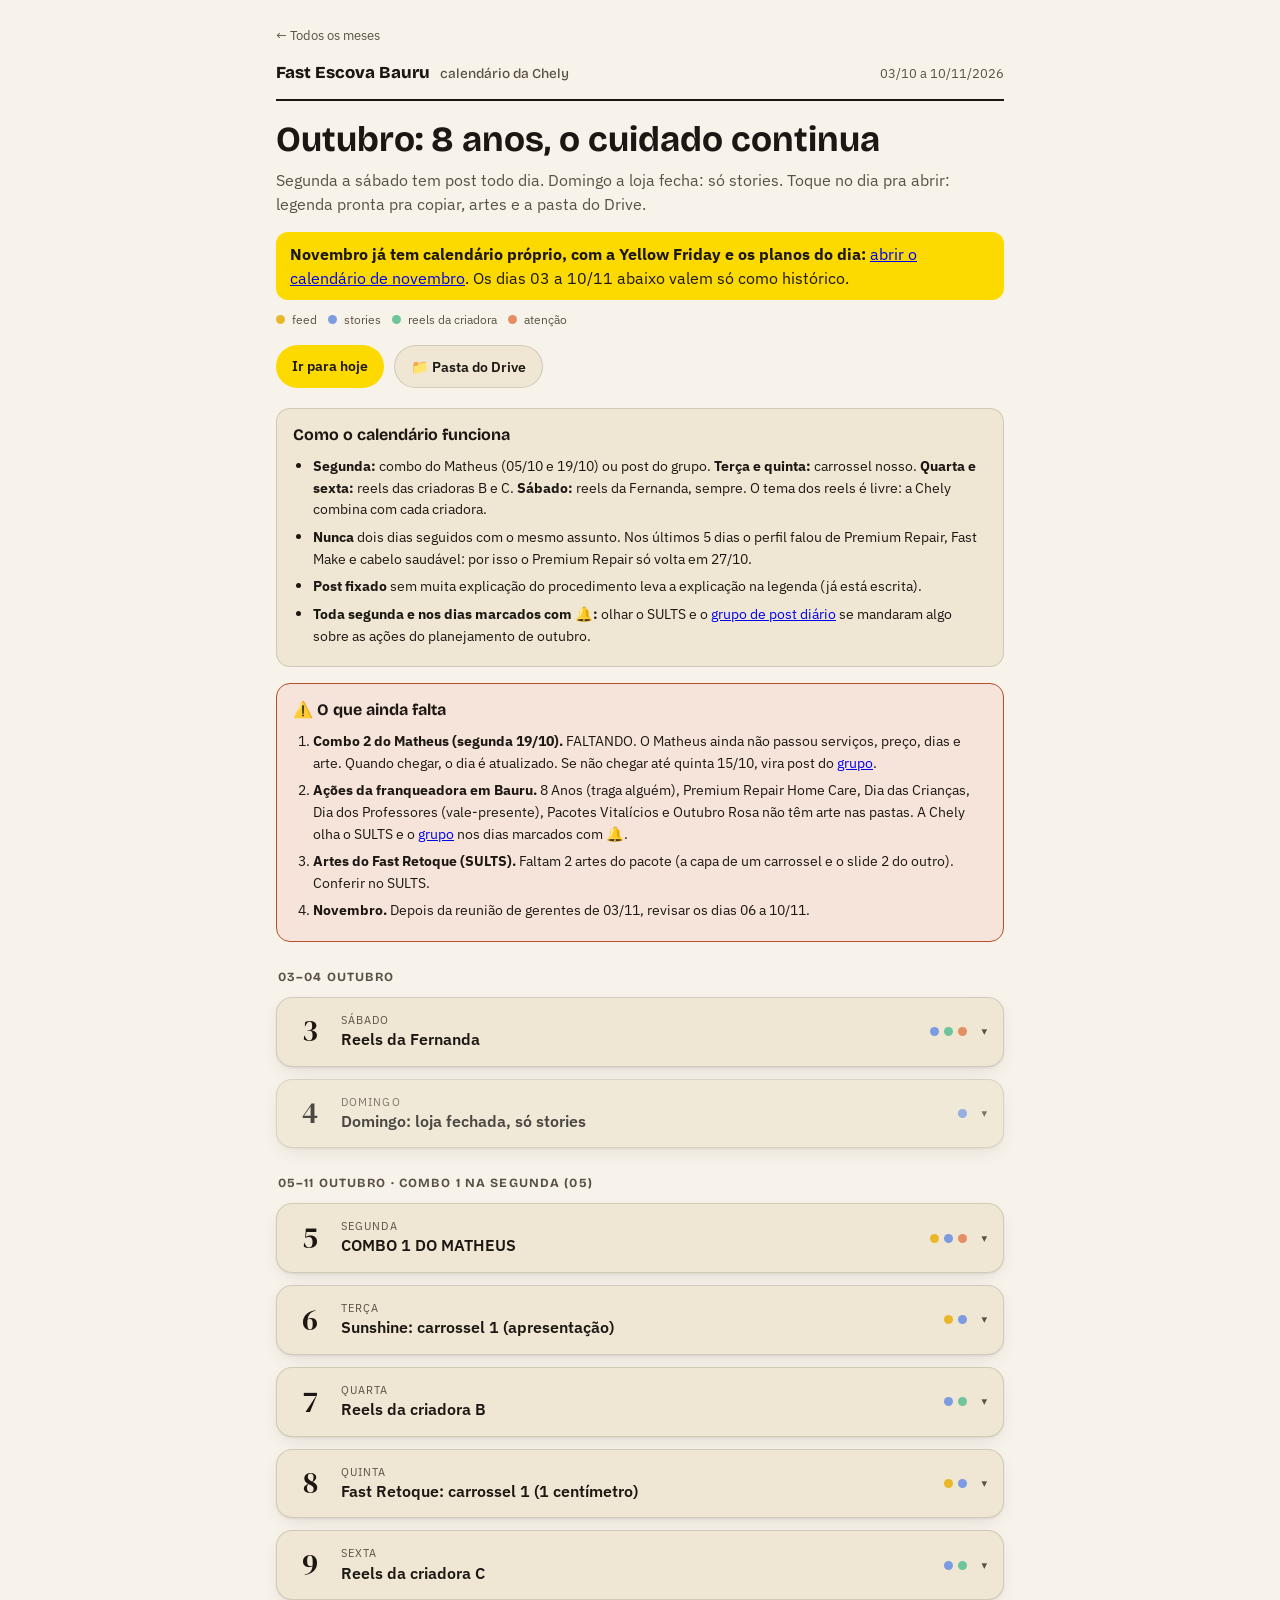
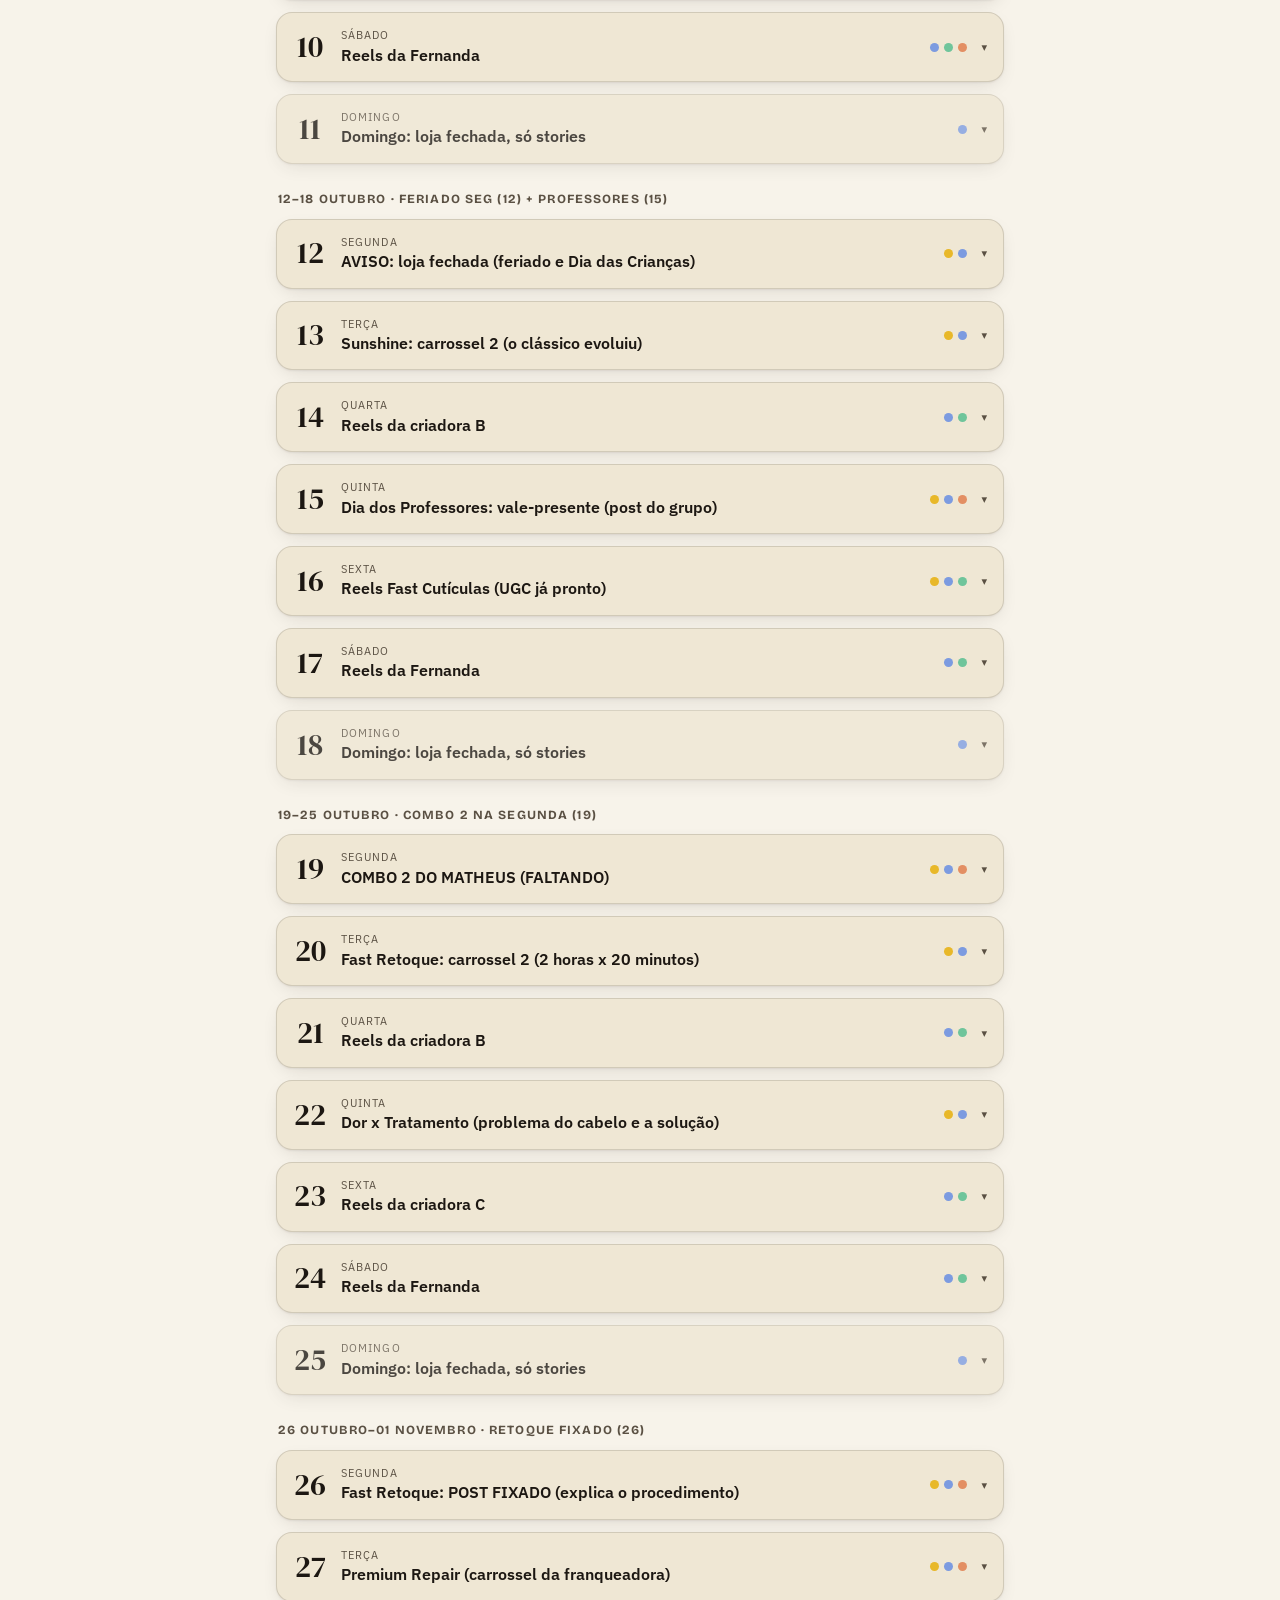
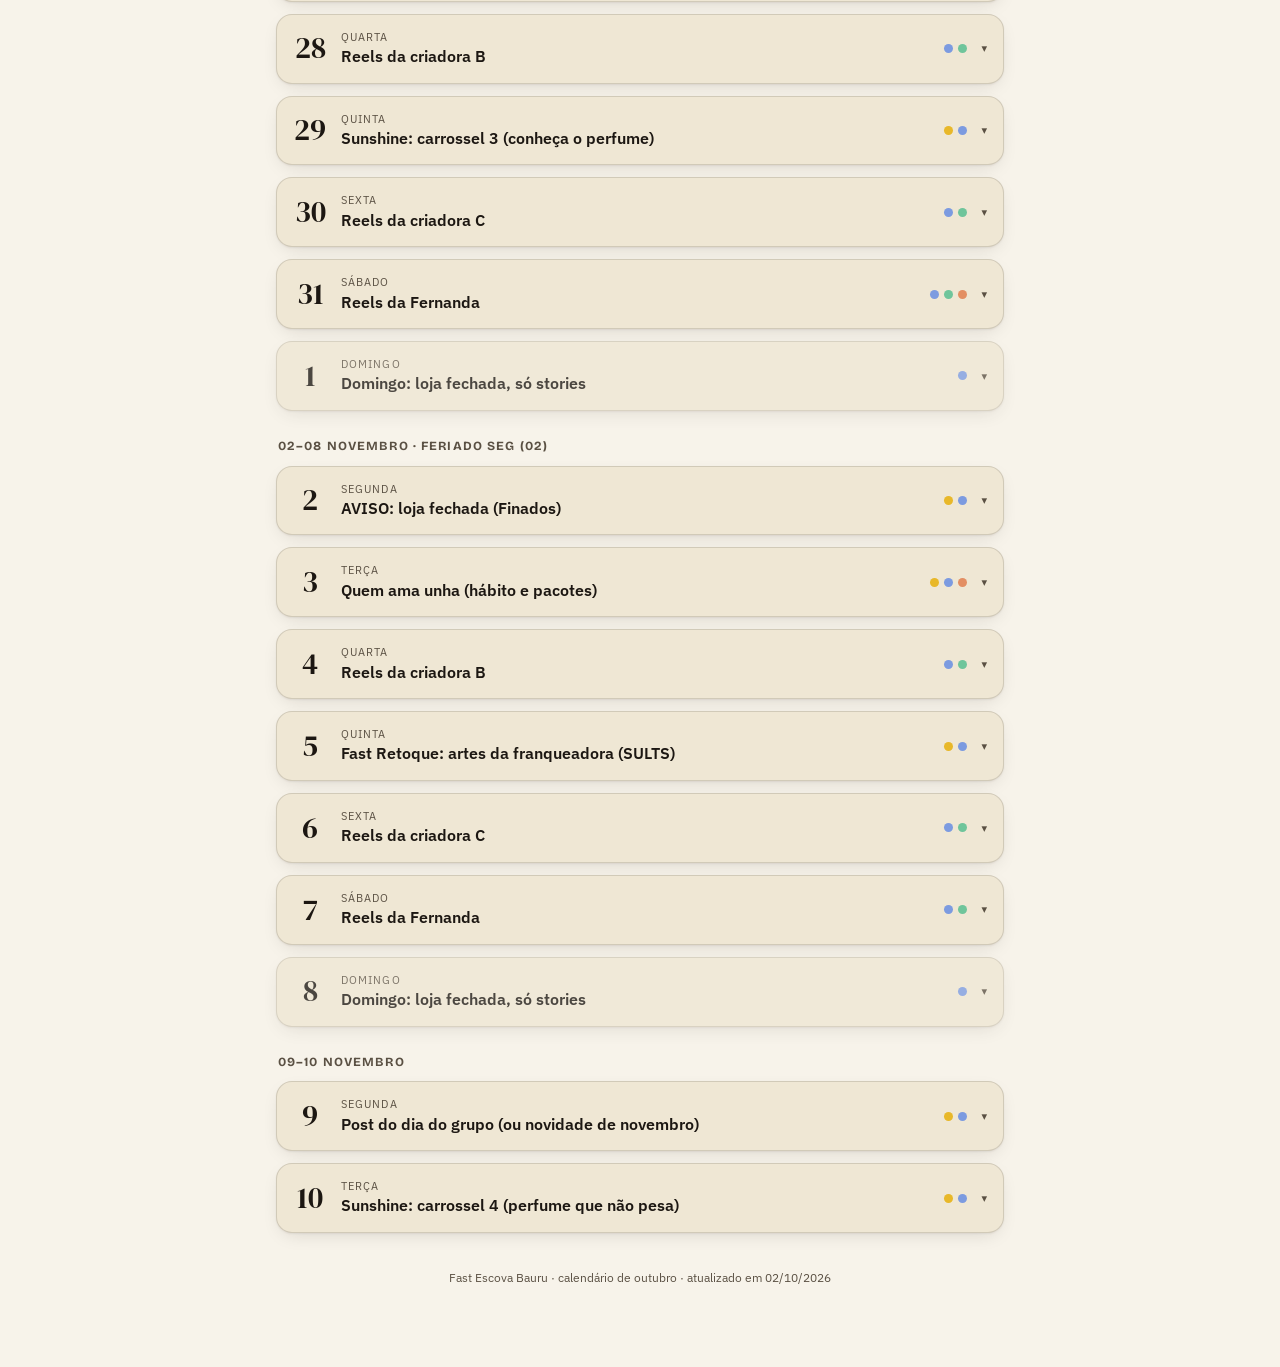
<file: 2026-10.html>
<!doctype html>
<html lang="pt-BR"><head><meta charset="utf-8"><meta name="viewport" content="width=device-width, initial-scale=1">
<meta name="robots" content="noindex"><title>Calendário Outubro · Fast Escova Bauru</title>
<link rel="preconnect" href="https://fonts.googleapis.com"><link rel="preconnect" href="https://fonts.gstatic.com" crossorigin>
<link href="https://fonts.googleapis.com/css2?family=Bricolage+Grotesque:opsz,wght@12..96,500..800&family=IBM+Plex+Sans:wght@400;500;600&family=DM+Serif+Display&display=swap" rel="stylesheet">
<link rel="stylesheet" href="style.css"></head><body>
<div class="page">
<a class="back" href="./">← Todos os meses</a>
<div class="mast"><div class="brand">Fast Escova Bauru<span>calendário da Chely</span></div><div class="meta">03/10 a 10/11/2026</div></div>
<h1>Outubro: 8 anos, o cuidado continua</h1>
<p class="lead">Segunda a sábado tem post todo dia. Domingo a loja fecha: só stories. Toque no dia pra abrir: legenda pronta pra copiar, artes e a pasta do Drive.</p>
<p class="lead" style="background:#FCDA00;color:#1C1712;border-radius:12px;padding:10px 14px"><b>Novembro já tem calendário próprio, com a Yellow Friday e os planos do dia:</b> <a href="2026-11.html">abrir o calendário de novembro</a>. Os dias 03 a 10/11 abaixo valem só como histórico.</p><p class="leg"><i class="dt dg"></i> feed <i class="dt db"></i> stories <i class="dt dv"></i> reels da criadora <i class="dt do"></i> atenção</p>
<div class="bar"><a class="btn" href="#hoje" id="hoje-btn">Ir para hoje</a><a class="btn alt" id="drive-btn" href="#" hidden>📁 Pasta do Drive</a></div>

<section class="how"><h2>Como o calendário funciona</h2><ul>
<li><b>Segunda:</b> combo do Matheus (05/10 e 19/10) ou post do grupo. <b>Terça e quinta:</b> carrossel nosso. <b>Quarta e sexta:</b> reels das criadoras B e C. <b>Sábado:</b> reels da Fernanda, sempre. O tema dos reels é livre: a Chely combina com cada criadora.</li>
<li><b>Nunca</b> dois dias seguidos com o mesmo assunto. Nos últimos 5 dias o perfil falou de Premium Repair, Fast Make e cabelo saudável: por isso o Premium Repair só volta em 27/10.</li>
<li><b>Post fixado</b> sem muita explicação do procedimento leva a explicação na legenda (já está escrita).</li>
<li><b>Toda segunda e nos dias marcados com 🔔:</b> olhar o SULTS e o <a href="https://chat.whatsapp.com/FR6loMAS0PE8MIjevEYuVg" target="_blank" rel="noopener">grupo de post diário</a> se mandaram algo sobre as ações do planejamento de outubro.</li></ul></section>

<section class="pend"><h2>⚠️ O que ainda falta</h2><ol><li><b>Combo 2 do Matheus (segunda 19/10).</b> FALTANDO. O Matheus ainda não passou serviços, preço, dias e arte. Quando chegar, o dia é atualizado. Se não chegar até quinta 15/10, vira post do <a href="https://chat.whatsapp.com/FR6loMAS0PE8MIjevEYuVg" target="_blank" rel="noopener">grupo</a>.</li><li><b>Ações da franqueadora em Bauru.</b> 8 Anos (traga alguém), Premium Repair Home Care, Dia das Crianças, Dia dos Professores (vale-presente), Pacotes Vitalícios e Outubro Rosa não têm arte nas pastas. A Chely olha o SULTS e o <a href="https://chat.whatsapp.com/FR6loMAS0PE8MIjevEYuVg" target="_blank" rel="noopener">grupo</a> nos dias marcados com 🔔.</li><li><b>Artes do Fast Retoque (SULTS).</b> Faltam 2 artes do pacote (a capa de um carrossel e o slide 2 do outro). Conferir no SULTS.</li><li><b>Novembro.</b> Depois da reunião de gerentes de 03/11, revisar os dias 06 a 10/11.</li></ol></section>

<h2 class="week" id="w-2026-09-28">03–04 OUTUBRO</h2><details class="day s-criadora" id="d-2026-10-03" data-date="2026-10-03">
<summary><span class="dnum">3</span><span class="dtxt"><small>SÁBADO</small><b>Reels da Fernanda</b></span><span class="dots"><i class="dt db"></i><i class="dt dv"></i><i class="dt do"></i></span><span class="chev">▾</span></summary>
<div class="dbody"><div class="badges"><span class="b b-criadora">REELS DA CRIADORA</span></div><h3>Reels da Fernanda</h3>
<div class="box cr"><b>🎥 Quem grava:</b> Fernanda (sábado é sempre dela)<br><b>Tema:</b> livre. A Chely combina com a criadora.</div><div class="stories"><b>📱 Stories:</b> Stories com bastidores da gravação e o reels da criadora. Sempre: complementar o feed com stories mostrando o procedimento que a criadora mostrar no reels (tema livre) (quem faz, o resultado, o passo a passo) e buscar o post do dia no <a href="https://chat.whatsapp.com/FR6loMAS0PE8MIjevEYuVg" target="_blank" rel="noopener">grupo de post diário</a>.<div class="dlw"><a class="dl" href="https://drive.google.com/drive/folders/1Dj7KE2HRY1gsJYayLgm8GZiCkRbJrEB6" target="_blank" rel="noopener">📂 Abrir a pasta do dia no Drive</a></div></div><div class="box al">⚠️ Fernanda grava e entrega até sexta. Subir o reels e a legenda dela.</div>
</div></details><details class="day s-domingo" id="d-2026-10-04" data-date="2026-10-04">
<summary><span class="dnum">4</span><span class="dtxt"><small>DOMINGO</small><b>Domingo: loja fechada, só stories</b></span><span class="dots"><i class="dt db"></i></span><span class="chev">▾</span></summary>
<div class="dbody"><div class="badges"><span class="b b-domingo">LOJA FECHADA</span></div><h3>Domingo: loja fechada, só stories</h3>
<div class="stories"><b>📱 Stories:</b> Stories: &#x27;Amanhã, segunda, estamos abertos&#x27; + a arte do Combo 1 (segunda e terça, R$ 149). Sempre: complementar o feed com stories mostrando escova lisa, design de sobrancelha e mãos (combo de segunda) (quem faz, o resultado, o passo a passo) e buscar o post do dia no <a href="https://chat.whatsapp.com/FR6loMAS0PE8MIjevEYuVg" target="_blank" rel="noopener">grupo de post diário</a>.<div class="thumbs sm"><a href="img/combo1/01.jpg" class="th" data-lb="img/combo1/01.jpg"><img loading="lazy" src="img/combo1/01.jpg" alt=""></a></div><div class="dlw"><a class="dl" href="https://drive.google.com/drive/folders/1CdeeqDuhGQIxjxfc83QQ44ESUuVNFuke" target="_blank" rel="noopener">📂 Abrir a pasta do dia no Drive</a></div></div>
</div></details><h2 class="week" id="w-2026-10-05">05–11 OUTUBRO · COMBO 1 NA SEGUNDA (05)</h2><details class="day s-combo" id="d-2026-10-05" data-date="2026-10-05">
<summary><span class="dnum">5</span><span class="dtxt"><small>SEGUNDA</small><b>COMBO 1 DO MATHEUS</b></span><span class="dots"><i class="dt dg"></i><i class="dt db"></i><i class="dt do"></i></span><span class="chev">▾</span></summary>
<div class="dbody"><div class="badges"><span class="b b-combo">COMBO</span></div><h3>COMBO 1 DO MATHEUS</h3>
<div class="kind">Feed (arte única)</div><div class="thumbs"><a href="img/combo1/01.jpg" class="th" data-lb="img/combo1/01.jpg"><img loading="lazy" src="img/combo1/01.jpg" alt=""></a></div><div class="cap-wrap"><div class="cap-h"><b>Legenda pronta</b><button class="copy" data-copy="cap-2026-10-05">Copiar legenda</button></div><pre class="cap" id="cap-2026-10-05">Segunda e terça com combo na Fast Escova Bauru. 💛

Escova lisa + Design de sobrancelha + Mãos por R$ 149,00.

Cabelo alinhado, olhar marcado e unhas feitas, tudo na mesma visita. Hoje e amanhã, sem hora marcada. ✨

📍 R. Antônio Alves, 30-12 · Vila Aeroporto
📲 (14) 99145-5532

#FastEscovaBauru #SemHoraMarcada #combo #escovalisa</pre></div><div class="dlw"><a class="dl" href="https://drive.google.com/drive/folders/12sT7yLu_0pNI4JSbWe0U0ieGLm9FtMb3" target="_blank" rel="noopener">📂 Abrir a pasta do dia no Drive (originais + legenda)</a></div><p class="note feita">✍️ Legenda criada por mim (a arte não trazia legenda).</p><div class="stories"><b>📱 Stories:</b> Stories: arte do combo + &#x27;estamos abertos hoje&#x27;. Reels do procedimento (escova + sobrancelha + mão) se der pra gravar na loja. Sempre: complementar o feed com stories mostrando escova lisa, design de sobrancelha e mãos (quem faz, o resultado, o passo a passo) e buscar o post do dia no <a href="https://chat.whatsapp.com/FR6loMAS0PE8MIjevEYuVg" target="_blank" rel="noopener">grupo de post diário</a>.</div><div class="box rem">🔔 <b>Lembrete:</b> Olhar o SULTS e o <a href="https://chat.whatsapp.com/FR6loMAS0PE8MIjevEYuVg" target="_blank" rel="noopener">grupo</a> &#x27;post do dia&#x27;: 8 Anos, Premium Repair Home Care, Dia das Crianças, Professores, Outubro Rosa.</div><div class="box al">⚠️ Combo 1 tem que sair HOJE, segunda 05/10. O combo vale segunda e terça (a arte diz &#x27;hoje e amanhã&#x27;).</div>
</div></details><details class="day s-carrossel" id="d-2026-10-06" data-date="2026-10-06">
<summary><span class="dnum">6</span><span class="dtxt"><small>TERÇA</small><b>Sunshine: carrossel 1 (apresentação)</b></span><span class="dots"><i class="dt dg"></i><i class="dt db"></i></span><span class="chev">▾</span></summary>
<div class="dbody"><div class="badges"><span class="b b-carrossel">CARROSSEL</span></div><h3>Sunshine: carrossel 1 (apresentação)</h3>
<div class="kind">Feed (carrossel, 2 slides)</div><div class="thumbs"><a href="img/sun1/01.jpg" class="th" data-lb="img/sun1/01.jpg"><img loading="lazy" src="img/sun1/01.jpg" alt=""></a><a href="img/sun1/02.jpg" class="th" data-lb="img/sun1/02.jpg"><img loading="lazy" src="img/sun1/02.jpg" alt=""></a></div><div class="cap-wrap"><div class="cap-h"><b>Legenda pronta</b><button class="copy" data-copy="cap-2026-10-06">Copiar legenda</button></div><pre class="cap" id="cap-2026-10-06">Existem perfumes que você usa. E existem perfumes que viram assinatura. 💛

O Sunshine, nosso perfume capilar, faz parte da sua presença: chega antes e permanece depois.

Uma nova experiência chegou à Fast Escova Bauru. Vem sentir. ✨

📍 R. Antônio Alves, 30-12 · Vila Aeroporto
📲 (14) 99145-5532

#FastEscovaBauru #Sunshine #perfumecapilar</pre></div><div class="dlw"><a class="dl" href="https://drive.google.com/drive/folders/1E7Ksb6i1DX0Ri37fXPPVfS5TacQMvQ7o" target="_blank" rel="noopener">📂 Abrir a pasta do dia no Drive (originais + legenda)</a></div><p class="note feita">✍️ Legenda criada por mim. Artes ajustadas (o Sunshine já está à venda): o slide 2 do carrossel e as 2 telas de stories diziam &#x27;em breve&#x27; / &#x27;está chegando&#x27; e agora dizem &#x27;JÁ NA FAST&#x27; / &#x27;chegou&#x27;.</p><div class="stories"><b>📱 Stories:</b>  Sempre: complementar o feed com stories mostrando o perfume capilar Sunshine (quem faz, o resultado, o passo a passo) e buscar o post do dia no <a href="https://chat.whatsapp.com/FR6loMAS0PE8MIjevEYuVg" target="_blank" rel="noopener">grupo de post diário</a>.<div class="thumbs sm"><a href="img/sun1_story/s01.jpg" class="th" data-lb="img/sun1_story/s01.jpg"><img loading="lazy" src="img/sun1_story/s01.jpg" alt=""></a><a href="img/sun1_story/s02.jpg" class="th" data-lb="img/sun1_story/s02.jpg"><img loading="lazy" src="img/sun1_story/s02.jpg" alt=""></a></div></div><div class="box rem">🔔 <b>Lembrete:</b> Hoje é a 1ª terça do mês: reunião de gerentes às 14h (a Luana não participa). Perguntar ao Matheus à noite se passaram algo novo.</div>
</div></details><details class="day s-criadora" id="d-2026-10-07" data-date="2026-10-07">
<summary><span class="dnum">7</span><span class="dtxt"><small>QUARTA</small><b>Reels da criadora B</b></span><span class="dots"><i class="dt db"></i><i class="dt dv"></i></span><span class="chev">▾</span></summary>
<div class="dbody"><div class="badges"><span class="b b-criadora">REELS DA CRIADORA</span></div><h3>Reels da criadora B</h3>
<div class="box cr"><b>🎥 Quem grava:</b> Criadora B<br><b>Tema:</b> livre. A Chely combina com a criadora.</div><div class="stories"><b>📱 Stories:</b> Stories com bastidores da gravação e o reels da criadora. Sempre: complementar o feed com stories mostrando o procedimento que a criadora mostrar no reels (tema livre) (quem faz, o resultado, o passo a passo) e buscar o post do dia no <a href="https://chat.whatsapp.com/FR6loMAS0PE8MIjevEYuVg" target="_blank" rel="noopener">grupo de post diário</a>.<div class="dlw"><a class="dl" href="https://drive.google.com/drive/folders/1UBH5UR8BFXa7SNopWIhurF8ohlOpRACE" target="_blank" rel="noopener">📂 Abrir a pasta do dia no Drive</a></div></div>
</div></details><details class="day s-carrossel" id="d-2026-10-08" data-date="2026-10-08">
<summary><span class="dnum">8</span><span class="dtxt"><small>QUINTA</small><b>Fast Retoque: carrossel 1 (1 centímetro)</b></span><span class="dots"><i class="dt dg"></i><i class="dt db"></i></span><span class="chev">▾</span></summary>
<div class="dbody"><div class="badges"><span class="b b-carrossel">CARROSSEL</span></div><h3>Fast Retoque: carrossel 1 (1 centímetro)</h3>
<div class="kind">Feed (carrossel, 8 slides)</div><div class="thumbs"><a href="img/ret1/01.jpg" class="th" data-lb="img/ret1/01.jpg"><img loading="lazy" src="img/ret1/01.jpg" alt=""></a><a href="img/ret1/02.jpg" class="th" data-lb="img/ret1/02.jpg"><img loading="lazy" src="img/ret1/02.jpg" alt=""></a><a href="img/ret1/03.jpg" class="th" data-lb="img/ret1/03.jpg"><img loading="lazy" src="img/ret1/03.jpg" alt=""></a><a href="img/ret1/04.jpg" class="th" data-lb="img/ret1/04.jpg"><img loading="lazy" src="img/ret1/04.jpg" alt=""></a><a href="img/ret1/05.jpg" class="th" data-lb="img/ret1/05.jpg"><img loading="lazy" src="img/ret1/05.jpg" alt=""></a><a href="img/ret1/06.jpg" class="th" data-lb="img/ret1/06.jpg"><img loading="lazy" src="img/ret1/06.jpg" alt=""></a><a href="img/ret1/07.jpg" class="th" data-lb="img/ret1/07.jpg"><img loading="lazy" src="img/ret1/07.jpg" alt=""></a><a href="img/ret1/08.jpg" class="th" data-lb="img/ret1/08.jpg"><img loading="lazy" src="img/ret1/08.jpg" alt=""></a></div><div class="cap-wrap"><div class="cap-h"><b>Legenda pronta</b><button class="copy" data-copy="cap-2026-10-08">Copiar legenda</button></div><pre class="cap" id="cap-2026-10-08">Poucos dias depois de pintar o cabelo e a raiz branca já voltou? 💛

O fio branco aparece só na raiz, e o resto do cabelo continua com a cor. Por isso existe o Fast Retoque: ele colore só os fios brancos da raiz, de 3 a 20 minutos, com resultado natural.

É exclusivo da Fast Escova e não precisa marcar horário. É só chegar.

👉 Clica aqui ou no nosso link da bio pra saber mais.

📍 R. Antônio Alves, 30-12 · Vila Aeroporto
📲 (14) 99145-5532

#FastEscovaBauru #SemHoraMarcada #FastRetoque #fiosbrancos #raizbranca</pre></div><div class="dlw"><a class="dl" href="https://drive.google.com/drive/folders/1cb_P07PQU_qHF1t7lqtXljDRL18xgrst" target="_blank" rel="noopener">📂 Abrir a pasta do dia no Drive (originais + legenda)</a></div><p class="note feita">✍️ Legenda do Criativo 01 (já existia no vault), ajustada.</p><div class="stories"><b>📱 Stories:</b> Stories: foto da raiz + link do carrossel. Começa a janela do Dia dos Professores (08 a 15/10): olhar no SULTS se tem arte do vale-presente. Sempre: complementar o feed com stories mostrando o Fast Retoque (quem faz, o resultado, o passo a passo) e buscar o post do dia no <a href="https://chat.whatsapp.com/FR6loMAS0PE8MIjevEYuVg" target="_blank" rel="noopener">grupo de post diário</a>.</div><div class="box rem">🔔 <b>Lembrete:</b> Dia dos Professores (08 a 15/10): olhar o SULTS/<a href="https://chat.whatsapp.com/FR6loMAS0PE8MIjevEYuVg" target="_blank" rel="noopener">grupo</a> e ver se Bauru vai vender o vale-presente.</div>
</div></details><details class="day s-criadora" id="d-2026-10-09" data-date="2026-10-09">
<summary><span class="dnum">9</span><span class="dtxt"><small>SEXTA</small><b>Reels da criadora C</b></span><span class="dots"><i class="dt db"></i><i class="dt dv"></i></span><span class="chev">▾</span></summary>
<div class="dbody"><div class="badges"><span class="b b-criadora">REELS DA CRIADORA</span></div><h3>Reels da criadora C</h3>
<div class="box cr"><b>🎥 Quem grava:</b> Criadora C<br><b>Tema:</b> livre. A Chely combina com a criadora.</div><div class="stories"><b>📱 Stories:</b> Stories com bastidores da gravação e o reels da criadora. Sempre: complementar o feed com stories mostrando o procedimento que a criadora mostrar no reels (tema livre) (quem faz, o resultado, o passo a passo) e buscar o post do dia no <a href="https://chat.whatsapp.com/FR6loMAS0PE8MIjevEYuVg" target="_blank" rel="noopener">grupo de post diário</a>.<div class="dlw"><a class="dl" href="https://drive.google.com/drive/folders/1XY6NtuebZc0z1zUqmt2pxqOwd4OYuYGx" target="_blank" rel="noopener">📂 Abrir a pasta do dia no Drive</a></div></div>
</div></details><details class="day s-criadora" id="d-2026-10-10" data-date="2026-10-10">
<summary><span class="dnum">10</span><span class="dtxt"><small>SÁBADO</small><b>Reels da Fernanda</b></span><span class="dots"><i class="dt db"></i><i class="dt dv"></i><i class="dt do"></i></span><span class="chev">▾</span></summary>
<div class="dbody"><div class="badges"><span class="b b-criadora">REELS DA CRIADORA</span></div><h3>Reels da Fernanda</h3>
<div class="box cr"><b>🎥 Quem grava:</b> Fernanda (sábado é sempre dela)<br><b>Tema:</b> livre. A Chely combina com a criadora.</div><div class="stories"><b>📱 Stories:</b> Stories com bastidores da gravação e o reels da criadora. Stories do dia + AVISO: segunda (12/10) é feriado e a loja não abre. Usar a arte de stories do aviso. Sempre: complementar o feed com stories mostrando o procedimento que a criadora mostrar no reels (tema livre) (quem faz, o resultado, o passo a passo) e buscar o post do dia no <a href="https://chat.whatsapp.com/FR6loMAS0PE8MIjevEYuVg" target="_blank" rel="noopener">grupo de post diário</a>.<div class="thumbs sm"><a href="img/aviso12_story/s01.jpg" class="th" data-lb="img/aviso12_story/s01.jpg"><img loading="lazy" src="img/aviso12_story/s01.jpg" alt=""></a></div><div class="dlw"><a class="dl" href="https://drive.google.com/drive/folders/1I8tyJySqe3oGN41_gXj-mwUu2rfQfDsD" target="_blank" rel="noopener">📂 Abrir a pasta do dia no Drive</a></div></div><div class="box al">⚠️ Segunda 12/10 a loja não abre (feriado): avisar nos stories hoje e amanhã.</div>
</div></details><details class="day s-domingo" id="d-2026-10-11" data-date="2026-10-11">
<summary><span class="dnum">11</span><span class="dtxt"><small>DOMINGO</small><b>Domingo: loja fechada, só stories</b></span><span class="dots"><i class="dt db"></i></span><span class="chev">▾</span></summary>
<div class="dbody"><div class="badges"><span class="b b-domingo">LOJA FECHADA</span></div><h3>Domingo: loja fechada, só stories</h3>
<div class="stories"><b>📱 Stories:</b> Stories: aviso de que segunda (12/10) também é feriado e voltamos terça (13/10). Sempre: complementar o feed com stories mostrando escova, unhas e sobrancelha (o que a loja faz) (quem faz, o resultado, o passo a passo) e buscar o post do dia no <a href="https://chat.whatsapp.com/FR6loMAS0PE8MIjevEYuVg" target="_blank" rel="noopener">grupo de post diário</a>.<div class="thumbs sm"><a href="img/aviso12_story/s01.jpg" class="th" data-lb="img/aviso12_story/s01.jpg"><img loading="lazy" src="img/aviso12_story/s01.jpg" alt=""></a></div><div class="dlw"><a class="dl" href="https://drive.google.com/drive/folders/13JA2DLguw3w4coV0SaEi2cLIoZMXkuKF" target="_blank" rel="noopener">📂 Abrir a pasta do dia no Drive</a></div></div>
</div></details><h2 class="week" id="w-2026-10-12">12–18 OUTUBRO · FERIADO SEG (12) + PROFESSORES (15)</h2><details class="day s-aviso" id="d-2026-10-12" data-date="2026-10-12">
<summary><span class="dnum">12</span><span class="dtxt"><small>SEGUNDA</small><b>AVISO: loja fechada (feriado e Dia das Crianças)</b></span><span class="dots"><i class="dt dg"></i><i class="dt db"></i></span><span class="chev">▾</span></summary>
<div class="dbody"><div class="badges"><span class="b b-aviso">AVISO DE FERIADO</span></div><h3>AVISO: loja fechada (feriado e Dia das Crianças)</h3>
<div class="kind">Feed (arte única) + stories</div><div class="thumbs"><a href="img/aviso12/01.jpg" class="th" data-lb="img/aviso12/01.jpg"><img loading="lazy" src="img/aviso12/01.jpg" alt=""></a></div><div class="cap-wrap"><div class="cap-h"><b>Legenda pronta</b><button class="copy" data-copy="cap-2026-10-12">Copiar legenda</button></div><pre class="cap" id="cap-2026-10-12">Aviso: segunda-feira, 12/10, a Fast Escova Bauru fica fechada. 💛

É feriado de Nossa Senhora Aparecida e Dia das Crianças. Voltamos na terça, 13/10, com tudo, sem hora marcada.

📍 R. Antônio Alves, 30-12 · Vila Aeroporto
📲 (14) 99145-5532

#FastEscovaBauru #SemHoraMarcada</pre></div><div class="dlw"><a class="dl" href="https://drive.google.com/drive/folders/1T14O0jw76gk8vK5VLxPUfrgJVKOuFVAK" target="_blank" rel="noopener">📂 Abrir a pasta do dia no Drive (originais + legenda)</a></div><p class="note feita">✍️ Arte e legenda criadas por mim (mesmo estilo do aviso de setembro). Tem versão para stories: usar sábado 10/10 e domingo 11/10.</p><div class="stories"><b>📱 Stories:</b> Stories: o mesmo aviso. Se a Fast mandar a arte &#x27;Meu primeiro Fast&#x27; (Dia das Crianças), pode ir nos stories de hoje. Mote: &#x27;Tem primeiras vezes que a gente não esquece&#x27;, sem falar em &#x27;ficar mais bonita&#x27;. Sempre: complementar o feed com stories mostrando escova, unhas e sobrancelha (o que a loja faz) (quem faz, o resultado, o passo a passo) e buscar o post do dia no <a href="https://chat.whatsapp.com/FR6loMAS0PE8MIjevEYuVg" target="_blank" rel="noopener">grupo de post diário</a>.<div class="thumbs sm"><a href="img/aviso12_story/s01.jpg" class="th" data-lb="img/aviso12_story/s01.jpg"><img loading="lazy" src="img/aviso12_story/s01.jpg" alt=""></a></div></div><div class="box rem">🔔 <b>Lembrete:</b> Olhar o SULTS/<a href="https://chat.whatsapp.com/FR6loMAS0PE8MIjevEYuVg" target="_blank" rel="noopener">grupo</a>: arte &#x27;Meu primeiro Fast&#x27; (Dia das Crianças) pra usar nos stories.</div>
</div></details><details class="day s-carrossel" id="d-2026-10-13" data-date="2026-10-13">
<summary><span class="dnum">13</span><span class="dtxt"><small>TERÇA</small><b>Sunshine: carrossel 2 (o clássico evoluiu)</b></span><span class="dots"><i class="dt dg"></i><i class="dt db"></i></span><span class="chev">▾</span></summary>
<div class="dbody"><div class="badges"><span class="b b-carrossel">CARROSSEL</span></div><h3>Sunshine: carrossel 2 (o clássico evoluiu)</h3>
<div class="kind">Feed (carrossel, 3 slides)</div><div class="thumbs"><a href="img/sun2/01.jpg" class="th" data-lb="img/sun2/01.jpg"><img loading="lazy" src="img/sun2/01.jpg" alt=""></a><a href="img/sun2/02.jpg" class="th" data-lb="img/sun2/02.jpg"><img loading="lazy" src="img/sun2/02.jpg" alt=""></a><a href="img/sun2/03.jpg" class="th" data-lb="img/sun2/03.jpg"><img loading="lazy" src="img/sun2/03.jpg" alt=""></a></div><div class="cap-wrap"><div class="cap-h"><b>Legenda pronta</b><button class="copy" data-copy="cap-2026-10-13">Copiar legenda</button></div><pre class="cap" id="cap-2026-10-13">O clássico Sunshine evoluiu. ✨

O mesmo perfume capilar que conquistou corações e olfatos, agora com nova embalagem e frasco premium em vidro, de acabamento mais sofisticado.

Uma fragrância inspirada na alta perfumaria, feita pro seu cabelo. 💛

Quer sentir de pertinho? É só passar na Fast Escova Bauru, sem hora marcada.

📍 R. Antônio Alves, 30-12 · Vila Aeroporto
📲 (14) 99145-5532

#FastEscovaBauru #Sunshine #perfumecapilar</pre></div><div class="dlw"><a class="dl" href="https://drive.google.com/drive/folders/1Y0cakVO1nJzVUenib_j2-kgSv6lDzuYw" target="_blank" rel="noopener">📂 Abrir a pasta do dia no Drive (originais + legenda)</a></div><p class="note feita">✍️ Legenda criada por mim.</p><div class="stories"><b>📱 Stories:</b>  Sempre: complementar o feed com stories mostrando o perfume capilar Sunshine (quem faz, o resultado, o passo a passo) e buscar o post do dia no <a href="https://chat.whatsapp.com/FR6loMAS0PE8MIjevEYuVg" target="_blank" rel="noopener">grupo de post diário</a>.<div class="thumbs sm"><a href="img/sun2_story/s01.jpg" class="th" data-lb="img/sun2_story/s01.jpg"><img loading="lazy" src="img/sun2_story/s01.jpg" alt=""></a><a href="img/sun2_story/s02.jpg" class="th" data-lb="img/sun2_story/s02.jpg"><img loading="lazy" src="img/sun2_story/s02.jpg" alt=""></a><a href="img/sun2_story/s03.jpg" class="th" data-lb="img/sun2_story/s03.jpg"><img loading="lazy" src="img/sun2_story/s03.jpg" alt=""></a><a href="img/sun2_story/s04.jpg" class="th" data-lb="img/sun2_story/s04.jpg"><img loading="lazy" src="img/sun2_story/s04.jpg" alt=""></a></div></div>
</div></details><details class="day s-criadora" id="d-2026-10-14" data-date="2026-10-14">
<summary><span class="dnum">14</span><span class="dtxt"><small>QUARTA</small><b>Reels da criadora B</b></span><span class="dots"><i class="dt db"></i><i class="dt dv"></i></span><span class="chev">▾</span></summary>
<div class="dbody"><div class="badges"><span class="b b-criadora">REELS DA CRIADORA</span></div><h3>Reels da criadora B</h3>
<div class="box cr"><b>🎥 Quem grava:</b> Criadora B<br><b>Tema:</b> livre. A Chely combina com a criadora.</div><div class="stories"><b>📱 Stories:</b> Stories com bastidores da gravação e o reels da criadora. Sempre: complementar o feed com stories mostrando o procedimento que a criadora mostrar no reels (tema livre) (quem faz, o resultado, o passo a passo) e buscar o post do dia no <a href="https://chat.whatsapp.com/FR6loMAS0PE8MIjevEYuVg" target="_blank" rel="noopener">grupo de post diário</a>.<div class="dlw"><a class="dl" href="https://drive.google.com/drive/folders/1cZAb5p_Czrn5zXhw5V4jXMjzGZ81MFK0" target="_blank" rel="noopener">📂 Abrir a pasta do dia no Drive</a></div></div>
</div></details><details class="day s-grupo" id="d-2026-10-15" data-date="2026-10-15">
<summary><span class="dnum">15</span><span class="dtxt"><small>QUINTA</small><b>Dia dos Professores: vale-presente (post do grupo)</b></span><span class="dots"><i class="dt dg"></i><i class="dt db"></i><i class="dt do"></i></span><span class="chev">▾</span></summary>
<div class="dbody"><div class="badges"><span class="b b-grupo">POST DO GRUPO</span></div><h3>Dia dos Professores: vale-presente (post do <a href="https://chat.whatsapp.com/FR6loMAS0PE8MIjevEYuVg" target="_blank" rel="noopener">grupo</a>)</h3>
<div class="box gp"><b>📲 Post do dia:</b> a Chely escolhe no <a href="https://chat.whatsapp.com/FR6loMAS0PE8MIjevEYuVg" target="_blank" rel="noopener">grupo de post diário</a> ou no SULTS. Antes de postar, conferir se combina com a campanha do mês e não é de ação que a loja não vai fazer.</div><div class="stories"><b>📱 Stories:</b> Stories: &#x27;Para quem cuida de tantos, um tempo para si&#x27;. Ver se Bauru vende vale-presente. Sempre: complementar o feed com stories mostrando a escova e o vale-presente (quem faz, o resultado, o passo a passo) e buscar o post do dia no <a href="https://chat.whatsapp.com/FR6loMAS0PE8MIjevEYuVg" target="_blank" rel="noopener">grupo de post diário</a>.<div class="dlw"><a class="dl" href="https://drive.google.com/drive/folders/1Kzf91FHAs8Wdp1EV1w7aCMtbJS9csYW7" target="_blank" rel="noopener">📂 Abrir a pasta do dia no Drive</a></div></div><div class="box rem">🔔 <b>Lembrete:</b> Hoje é o último dia da janela do Dia dos Professores. Olhar no SULTS/<a href="https://chat.whatsapp.com/FR6loMAS0PE8MIjevEYuVg" target="_blank" rel="noopener">grupo</a> a arte do vale-presente.</div><div class="box al">⚠️ Sem arte nas pastas. Se Bauru não vender vale-presente, usar post do dia.</div>
</div></details><details class="day s-criadora" id="d-2026-10-16" data-date="2026-10-16">
<summary><span class="dnum">16</span><span class="dtxt"><small>SEXTA</small><b>Reels Fast Cutículas (UGC já pronto)</b></span><span class="dots"><i class="dt dg"></i><i class="dt db"></i><i class="dt dv"></i></span><span class="chev">▾</span></summary>
<div class="dbody"><div class="badges"><span class="b b-criadora">REELS DA CRIADORA</span></div><h3>Reels Fast Cutículas (UGC já pronto)</h3>
<div class="kind">Reels (vídeo)</div><div class="thumbs"><span class="th vid">🎬<br>vídeo<br><small>está na pasta</small></span></div><div class="cap-wrap"><div class="cap-h"><b>Legenda pronta</b><button class="copy" data-copy="cap-2026-10-16">Copiar legenda</button></div><pre class="cap" id="cap-2026-10-16">Você está pronta pra sair, o look está impecável… mas um detalhe insiste em chamar atenção: as unhas por fazer.

O Fast Cutículas resolve isso em segundos. Com óleo de melaleuca na composição, hidrata as cutículas e devolve aquele aspecto de unhas recém-feitas, mesmo quando não deu tempo de passar na Fast.

Um detalhe pequeno, mas que muda tudo. ✨

📍 R. Antônio Alves, 30-12 · Vila Aeroporto
📲 (14) 99145-5532

#PostFastEscova #FastCutículas</pre></div><div class="dlw"><a class="dl" href="https://drive.google.com/drive/folders/1v6BKh_OArtLTlluFTKeaD40lF37MfIc8" target="_blank" rel="noopener">📂 Abrir a pasta do dia no Drive (originais + legenda)</a></div><p class="note feita">✍️ Legenda que já veio na pasta (acrescentei o endereço).</p><div class="box cr"><b>🎥 Quem grava:</b> Criadora C<br><b>Tema sugerido:</b> Já existe vídeo pronto (UGC de 12/09). Se a criadora C gravar outro, usar o novo.</div><div class="stories"><b>📱 Stories:</b> Stories: mostrar o produto Fast Cutículas. Sempre: complementar o feed com stories mostrando o Fast Cutículas (quem faz, o resultado, o passo a passo) e buscar o post do dia no <a href="https://chat.whatsapp.com/FR6loMAS0PE8MIjevEYuVg" target="_blank" rel="noopener">grupo de post diário</a>.</div>
</div></details><details class="day s-criadora" id="d-2026-10-17" data-date="2026-10-17">
<summary><span class="dnum">17</span><span class="dtxt"><small>SÁBADO</small><b>Reels da Fernanda</b></span><span class="dots"><i class="dt db"></i><i class="dt dv"></i></span><span class="chev">▾</span></summary>
<div class="dbody"><div class="badges"><span class="b b-criadora">REELS DA CRIADORA</span></div><h3>Reels da Fernanda</h3>
<div class="box cr"><b>🎥 Quem grava:</b> Fernanda (sábado é sempre dela)<br><b>Tema:</b> livre. A Chely combina com a criadora.</div><div class="stories"><b>📱 Stories:</b> Stories com bastidores da gravação e o reels da criadora. Sempre: complementar o feed com stories mostrando o procedimento que a criadora mostrar no reels (tema livre) (quem faz, o resultado, o passo a passo) e buscar o post do dia no <a href="https://chat.whatsapp.com/FR6loMAS0PE8MIjevEYuVg" target="_blank" rel="noopener">grupo de post diário</a>.<div class="dlw"><a class="dl" href="https://drive.google.com/drive/folders/174fcgCKY5RRz_OGDJXniygjqTG_Uwimj" target="_blank" rel="noopener">📂 Abrir a pasta do dia no Drive</a></div></div>
</div></details><details class="day s-domingo" id="d-2026-10-18" data-date="2026-10-18">
<summary><span class="dnum">18</span><span class="dtxt"><small>DOMINGO</small><b>Domingo: loja fechada, só stories</b></span><span class="dots"><i class="dt db"></i></span><span class="chev">▾</span></summary>
<div class="dbody"><div class="badges"><span class="b b-domingo">LOJA FECHADA</span></div><h3>Domingo: loja fechada, só stories</h3>
<div class="stories"><b>📱 Stories:</b> Stories: &#x27;Amanhã, segunda, estamos abertos + combo novo&#x27;. Sempre: complementar o feed com stories mostrando o que será o combo de segunda (quem faz, o resultado, o passo a passo) e buscar o post do dia no <a href="https://chat.whatsapp.com/FR6loMAS0PE8MIjevEYuVg" target="_blank" rel="noopener">grupo de post diário</a>.<div class="dlw"><a class="dl" href="https://drive.google.com/drive/folders/1uY7BGGO72rsxDAkN6aJzCndI0wvJDdz5" target="_blank" rel="noopener">📂 Abrir a pasta do dia no Drive</a></div></div>
</div></details><h2 class="week" id="w-2026-10-19">19–25 OUTUBRO · COMBO 2 NA SEGUNDA (19)</h2><details class="day s-combo" id="d-2026-10-19" data-date="2026-10-19">
<summary><span class="dnum">19</span><span class="dtxt"><small>SEGUNDA</small><b>COMBO 2 DO MATHEUS (FALTANDO)</b></span><span class="dots"><i class="dt dg"></i><i class="dt db"></i><i class="dt do"></i></span><span class="chev">▾</span></summary>
<div class="dbody"><div class="badges"><span class="b b-combo">COMBO</span><span class="b b-pend">PENDENTE</span></div><h3>COMBO 2 DO MATHEUS (FALTANDO)</h3>
<div class="stories"><b>📱 Stories:</b> Stories: arte do combo + &#x27;estamos abertos hoje&#x27;. Sempre: complementar o feed com stories mostrando os serviços do Combo 2 (quando o Matheus passar) (quem faz, o resultado, o passo a passo) e buscar o post do dia no <a href="https://chat.whatsapp.com/FR6loMAS0PE8MIjevEYuVg" target="_blank" rel="noopener">grupo de post diário</a>.<div class="dlw"><a class="dl" href="https://drive.google.com/drive/folders/1BPCaT48yd0uvyEZQDo27TUsoNyOnTcrj" target="_blank" rel="noopener">📂 Abrir a pasta do dia no Drive</a></div></div><div class="box rem">🔔 <b>Lembrete:</b> Olhar o SULTS/<a href="https://chat.whatsapp.com/FR6loMAS0PE8MIjevEYuVg" target="_blank" rel="noopener">grupo</a>: 8 Anos Fast Escova (mecânica &#x27;traga alguém: as duas fazem escova, as duas ganham Nutrição&#x27;).</div><div class="box al">⚠️ FALTANDO: o Matheus ainda não passou o Combo 2 (serviços, preço, dias e arte). Quando chegar, este dia é atualizado. Se não chegar até quinta 15/10, usar post do dia do <a href="https://chat.whatsapp.com/FR6loMAS0PE8MIjevEYuVg" target="_blank" rel="noopener">grupo</a>.</div>
</div></details><details class="day s-carrossel" id="d-2026-10-20" data-date="2026-10-20">
<summary><span class="dnum">20</span><span class="dtxt"><small>TERÇA</small><b>Fast Retoque: carrossel 2 (2 horas x 20 minutos)</b></span><span class="dots"><i class="dt dg"></i><i class="dt db"></i></span><span class="chev">▾</span></summary>
<div class="dbody"><div class="badges"><span class="b b-carrossel">CARROSSEL</span></div><h3>Fast Retoque: carrossel 2 (2 horas x 20 minutos)</h3>
<div class="kind">Feed (carrossel, 8 slides)</div><div class="thumbs"><a href="img/ret2/01.jpg" class="th" data-lb="img/ret2/01.jpg"><img loading="lazy" src="img/ret2/01.jpg" alt=""></a><a href="img/ret2/02.jpg" class="th" data-lb="img/ret2/02.jpg"><img loading="lazy" src="img/ret2/02.jpg" alt=""></a><a href="img/ret2/03.jpg" class="th" data-lb="img/ret2/03.jpg"><img loading="lazy" src="img/ret2/03.jpg" alt=""></a><a href="img/ret2/04.jpg" class="th" data-lb="img/ret2/04.jpg"><img loading="lazy" src="img/ret2/04.jpg" alt=""></a><a href="img/ret2/05.jpg" class="th" data-lb="img/ret2/05.jpg"><img loading="lazy" src="img/ret2/05.jpg" alt=""></a><a href="img/ret2/06.jpg" class="th" data-lb="img/ret2/06.jpg"><img loading="lazy" src="img/ret2/06.jpg" alt=""></a><a href="img/ret2/07.jpg" class="th" data-lb="img/ret2/07.jpg"><img loading="lazy" src="img/ret2/07.jpg" alt=""></a><a href="img/ret2/08.jpg" class="th" data-lb="img/ret2/08.jpg"><img loading="lazy" src="img/ret2/08.jpg" alt=""></a></div><div class="cap-wrap"><div class="cap-h"><b>Legenda pronta</b><button class="copy" data-copy="cap-2026-10-20">Copiar legenda</button></div><pre class="cap" id="cap-2026-10-20">Quanto tempo você reserva pra manter a cor do cabelo? 💛

Colorir o cabelo todo por causa de alguns fios brancos leva quase duas horas. O Fast Retoque pinta só o fio branco da raiz, de 3 a 20 minutos, sem mexer na cor do restante.

Funciona em loiro, castanho e preto, e é exclusivo da Fast Escova.

Dá pra passar no intervalo do trabalho ou no caminho de casa, sem hora marcada.

👉 Clica aqui ou no nosso link da bio pra saber mais.

📍 R. Antônio Alves, 30-12 · Vila Aeroporto
📲 (14) 99145-5532

#FastEscovaBauru #SemHoraMarcada #FastRetoque #fiosbrancos #raizbranca</pre></div><div class="dlw"><a class="dl" href="https://drive.google.com/drive/folders/14ywF3C3djfPj45c5FhPs9k42J9e-uptm" target="_blank" rel="noopener">📂 Abrir a pasta do dia no Drive (originais + legenda)</a></div><p class="note feita">✍️ Legenda do Criativo 02 (já existia no vault).</p><div class="stories"><b>📱 Stories:</b>  Sempre: complementar o feed com stories mostrando o Fast Retoque (quem faz, o resultado, o passo a passo) e buscar o post do dia no <a href="https://chat.whatsapp.com/FR6loMAS0PE8MIjevEYuVg" target="_blank" rel="noopener">grupo de post diário</a>.</div>
</div></details><details class="day s-criadora" id="d-2026-10-21" data-date="2026-10-21">
<summary><span class="dnum">21</span><span class="dtxt"><small>QUARTA</small><b>Reels da criadora B</b></span><span class="dots"><i class="dt db"></i><i class="dt dv"></i></span><span class="chev">▾</span></summary>
<div class="dbody"><div class="badges"><span class="b b-criadora">REELS DA CRIADORA</span></div><h3>Reels da criadora B</h3>
<div class="box cr"><b>🎥 Quem grava:</b> Criadora B<br><b>Tema:</b> livre. A Chely combina com a criadora.</div><div class="stories"><b>📱 Stories:</b> Stories com bastidores da gravação e o reels da criadora. Sempre: complementar o feed com stories mostrando o procedimento que a criadora mostrar no reels (tema livre) (quem faz, o resultado, o passo a passo) e buscar o post do dia no <a href="https://chat.whatsapp.com/FR6loMAS0PE8MIjevEYuVg" target="_blank" rel="noopener">grupo de post diário</a>.<div class="dlw"><a class="dl" href="https://drive.google.com/drive/folders/1huNqVvE3hKwHQwMwwznPduqYeG8PARBl" target="_blank" rel="noopener">📂 Abrir a pasta do dia no Drive</a></div></div>
</div></details><details class="day s-carrossel" id="d-2026-10-22" data-date="2026-10-22">
<summary><span class="dnum">22</span><span class="dtxt"><small>QUINTA</small><b>Dor x Tratamento (problema do cabelo e a solução)</b></span><span class="dots"><i class="dt dg"></i><i class="dt db"></i></span><span class="chev">▾</span></summary>
<div class="dbody"><div class="badges"><span class="b b-carrossel">CARROSSEL</span></div><h3>Dor x Tratamento (problema do cabelo e a solução)</h3>
<div class="kind">Feed (carrossel, 8 slides)</div><div class="thumbs"><a href="img/dor/01.jpg" class="th" data-lb="img/dor/01.jpg"><img loading="lazy" src="img/dor/01.jpg" alt=""></a><a href="img/dor/02.jpg" class="th" data-lb="img/dor/02.jpg"><img loading="lazy" src="img/dor/02.jpg" alt=""></a><a href="img/dor/03.jpg" class="th" data-lb="img/dor/03.jpg"><img loading="lazy" src="img/dor/03.jpg" alt=""></a><a href="img/dor/04.jpg" class="th" data-lb="img/dor/04.jpg"><img loading="lazy" src="img/dor/04.jpg" alt=""></a><a href="img/dor/05.jpg" class="th" data-lb="img/dor/05.jpg"><img loading="lazy" src="img/dor/05.jpg" alt=""></a><a href="img/dor/06.jpg" class="th" data-lb="img/dor/06.jpg"><img loading="lazy" src="img/dor/06.jpg" alt=""></a><a href="img/dor/07.jpg" class="th" data-lb="img/dor/07.jpg"><img loading="lazy" src="img/dor/07.jpg" alt=""></a><a href="img/dor/08.jpg" class="th" data-lb="img/dor/08.jpg"><img loading="lazy" src="img/dor/08.jpg" alt=""></a></div><div class="cap-wrap"><div class="cap-h"><b>Legenda pronta</b><button class="copy" data-copy="cap-2026-10-22">Copiar legenda</button></div><pre class="cap" id="cap-2026-10-22">Seu cabelo tem um problema? Aqui, ele encontra a solução. 💛

Sem brilho? Hidratação Fast Mask.
Frizz e volume armado? Fast Nutrição.
Fio áspero e opaco? Umectação com Óleo Nutritivo.
Quebra à toa? Reconstrução Fast Escova.
Queda e crescimento lento? Ledterapia Capilar.
Couro cabeludo oleoso, sensível ou com caspa? Ozonioterapia Capilar.

Seu cabelo merece o cuidado certo, na hora que você precisar. É só passar na Fast Escova Bauru, sem hora marcada.

📍 R. Antônio Alves, 30-12 · Vila Aeroporto
📲 (14) 99145-5532

#FastEscovaBauru #SemHoraMarcada #tratamentocapilar #cabelosaudavel</pre></div><div class="dlw"><a class="dl" href="https://drive.google.com/drive/folders/1KHtPC21dFrI3Z4iF4--6HIXaxUYi7pfc" target="_blank" rel="noopener">📂 Abrir no Drive: Carrossel dor x tratamento</a></div><details class="ord"><summary>Ordem dos slides (nome dos arquivos no Drive)</summary><ol><li>Carrossel dor x tratamento  (1).jpg</li><li>Carrossel dor x tratamento  (2).jpg</li><li>Carrossel dor x tratamento  (7).jpg</li><li>Carrossel dor x tratamento  (5).jpg</li><li>Carrossel dor x tratamento  (6).jpg</li><li>Carrossel dor x tratamento  (3).jpg</li><li>Carrossel dor x tratamento  (4).jpg</li><li>Dor x Tratamento - ultimo slide Bauru.png</li></ol></details><p class="note feita">✍️ Legenda criada por mim. Ordem escolhida: capa, depois os problemas do fio (brilho, frizz, aspereza, quebra) e por último os do couro cabeludo (queda, oleosidade), que são mais específicos. Fecha com o slide com endereço de Bauru (o slide genérico (8) ficou de fora).</p><div class="stories"><b>📱 Stories:</b>  Sempre: complementar o feed com stories mostrando Hidratação Fast Mask, Fast Nutrição, Umectação com Óleo Nutritivo, Reconstrução, Ledterapia Capilar e Ozonioterapia Capilar (quem faz, o resultado, o passo a passo) e buscar o post do dia no <a href="https://chat.whatsapp.com/FR6loMAS0PE8MIjevEYuVg" target="_blank" rel="noopener">grupo de post diário</a>.</div>
</div></details><details class="day s-criadora" id="d-2026-10-23" data-date="2026-10-23">
<summary><span class="dnum">23</span><span class="dtxt"><small>SEXTA</small><b>Reels da criadora C</b></span><span class="dots"><i class="dt db"></i><i class="dt dv"></i></span><span class="chev">▾</span></summary>
<div class="dbody"><div class="badges"><span class="b b-criadora">REELS DA CRIADORA</span></div><h3>Reels da criadora C</h3>
<div class="box cr"><b>🎥 Quem grava:</b> Criadora C<br><b>Tema:</b> livre. A Chely combina com a criadora.</div><div class="stories"><b>📱 Stories:</b> Stories com bastidores da gravação e o reels da criadora. Sempre: complementar o feed com stories mostrando o procedimento que a criadora mostrar no reels (tema livre) (quem faz, o resultado, o passo a passo) e buscar o post do dia no <a href="https://chat.whatsapp.com/FR6loMAS0PE8MIjevEYuVg" target="_blank" rel="noopener">grupo de post diário</a>.</div><div class="box rem">🔔 <b>Lembrete:</b> Olhar o SULTS/<a href="https://chat.whatsapp.com/FR6loMAS0PE8MIjevEYuVg" target="_blank" rel="noopener">grupo</a>: arte do Outubro Rosa (espelho na unidade &#x27;E você?&#x27;).</div>
</div></details><details class="day s-criadora" id="d-2026-10-24" data-date="2026-10-24">
<summary><span class="dnum">24</span><span class="dtxt"><small>SÁBADO</small><b>Reels da Fernanda</b></span><span class="dots"><i class="dt db"></i><i class="dt dv"></i></span><span class="chev">▾</span></summary>
<div class="dbody"><div class="badges"><span class="b b-criadora">REELS DA CRIADORA</span></div><h3>Reels da Fernanda</h3>
<div class="box cr"><b>🎥 Quem grava:</b> Fernanda (sábado é sempre dela)<br><b>Tema:</b> livre. A Chely combina com a criadora.</div><div class="stories"><b>📱 Stories:</b> Stories com bastidores da gravação e o reels da criadora. Sempre: complementar o feed com stories mostrando o procedimento que a criadora mostrar no reels (tema livre) (quem faz, o resultado, o passo a passo) e buscar o post do dia no <a href="https://chat.whatsapp.com/FR6loMAS0PE8MIjevEYuVg" target="_blank" rel="noopener">grupo de post diário</a>.</div>
</div></details><details class="day s-domingo" id="d-2026-10-25" data-date="2026-10-25">
<summary><span class="dnum">25</span><span class="dtxt"><small>DOMINGO</small><b>Domingo: loja fechada, só stories</b></span><span class="dots"><i class="dt db"></i></span><span class="chev">▾</span></summary>
<div class="dbody"><div class="badges"><span class="b b-domingo">LOJA FECHADA</span></div><h3>Domingo: loja fechada, só stories</h3>
<div class="stories"><b>📱 Stories:</b> Stories: &#x27;Amanhã, segunda, estamos abertos&#x27;. Sempre: complementar o feed com stories mostrando escova, unhas e sobrancelha (o que a loja faz) (quem faz, o resultado, o passo a passo) e buscar o post do dia no <a href="https://chat.whatsapp.com/FR6loMAS0PE8MIjevEYuVg" target="_blank" rel="noopener">grupo de post diário</a>.</div>
</div></details><h2 class="week" id="w-2026-10-26">26 OUTUBRO–01 NOVEMBRO · RETOQUE FIXADO (26)</h2><details class="day s-fixo" id="d-2026-10-26" data-date="2026-10-26">
<summary><span class="dnum">26</span><span class="dtxt"><small>SEGUNDA</small><b>Fast Retoque: POST FIXADO (explica o procedimento)</b></span><span class="dots"><i class="dt dg"></i><i class="dt db"></i><i class="dt do"></i></span><span class="chev">▾</span></summary>
<div class="dbody"><div class="badges"><span class="b b-fixo">POST FIXADO</span><span class="b b-fix">📌 FIXAR NO PERFIL</span></div><h3>Fast Retoque: POST FIXADO (explica o procedimento)</h3>
<div class="kind">Feed (arte única, fixar no perfil)</div><div class="thumbs"><a href="img/retfixo/01.jpg" class="th" data-lb="img/retfixo/01.jpg"><img loading="lazy" src="img/retfixo/01.jpg" alt=""></a></div><div class="cap-wrap"><div class="cap-h"><b>Legenda pronta</b><button class="copy" data-copy="cap-2026-10-26">Copiar legenda</button></div><pre class="cap" id="cap-2026-10-26">O que é o Fast Retoque? 💛

É um retoque feito só na raiz: ele colore apenas os fios brancos, de 3 a 20 minutos, sem mexer na cor do restante do cabelo.

Como funciona:
1. A aplicação é feita só onde o branco apareceu.
2. Depois vem a lavagem, no lavatório da própria Fast.
3. A raiz fica com cor uniforme e resultado natural.

Funciona em loiro, castanho e preto, é exclusivo da Fast Escova e dá pra fazer sem hora marcada.

👉 Quer saber mais? Clica no link da bio ou chama a gente no WhatsApp.

📍 R. Antônio Alves, 30-12 · Vila Aeroporto
📲 (14) 99145-5532

#FastEscovaBauru #SemHoraMarcada #FastRetoque #fiosbrancos #raizbranca</pre></div><div class="dlw"><a class="dl" href="https://drive.google.com/drive/folders/1ETek3N7LDF1tcVrI7UZwnWnuayZBd5YF" target="_blank" rel="noopener">📂 Abrir no Drive: Post fixo fast retoque</a></div><p class="note feita">✍️ Legenda criada por mim, com a explicação do procedimento (regra: post fixo sem explicação vai explicado na legenda). Depois de postar, FIXAR no perfil.</p><div class="stories"><b>📱 Stories:</b> Stories apontando para o post fixado. Sempre: complementar o feed com stories mostrando o Fast Retoque (quem faz, o resultado, o passo a passo) e buscar o post do dia no <a href="https://chat.whatsapp.com/FR6loMAS0PE8MIjevEYuVg" target="_blank" rel="noopener">grupo de post diário</a>.</div><div class="box rem">🔔 <b>Lembrete:</b> Olhar o SULTS/<a href="https://chat.whatsapp.com/FR6loMAS0PE8MIjevEYuVg" target="_blank" rel="noopener">grupo</a>: Premium Repair Home Care e Pacotes Vitalícios.</div><div class="box al">⚠️ Depois de postar, FIXAR no perfil.</div>
</div></details><details class="day s-carrossel" id="d-2026-10-27" data-date="2026-10-27">
<summary><span class="dnum">27</span><span class="dtxt"><small>TERÇA</small><b>Premium Repair (carrossel da franqueadora)</b></span><span class="dots"><i class="dt dg"></i><i class="dt db"></i><i class="dt do"></i></span><span class="chev">▾</span></summary>
<div class="dbody"><div class="badges"><span class="b b-carrossel">CARROSSEL</span></div><h3>Premium Repair (carrossel da franqueadora)</h3>
<div class="kind">Feed (carrossel, 4 fotos + 2 vídeos)</div><div class="thumbs"><a href="img/prem/01.jpg" class="th" data-lb="img/prem/01.jpg"><img loading="lazy" src="img/prem/01.jpg" alt=""></a><span class="th vid">🎬<br>vídeo<br><small>está na pasta</small></span><a href="img/prem/03.jpg" class="th" data-lb="img/prem/03.jpg"><img loading="lazy" src="img/prem/03.jpg" alt=""></a><a href="img/prem/04.jpg" class="th" data-lb="img/prem/04.jpg"><img loading="lazy" src="img/prem/04.jpg" alt=""></a><span class="th vid">🎬<br>vídeo<br><small>está na pasta</small></span><a href="img/prem/06.jpg" class="th" data-lb="img/prem/06.jpg"><img loading="lazy" src="img/prem/06.jpg" alt=""></a></div><div class="cap-wrap"><div class="cap-h"><b>Legenda pronta</b><button class="copy" data-copy="cap-2026-10-27">Copiar legenda</button></div><pre class="cap" id="cap-2026-10-27">Reconstrução continua sendo importante. Mas quando a tecnologia permite ir além, a gente amplia as possibilidades. ✨

O Premium Repair une 743 peptídeos biomiméticos à Tecnologia Bond Repair para cuidar da fibra de forma mais completa, sem abrir mão do que a gente ama sentir: maciez, sedosidade, força e movimento.

É a nova geração de tratamento capilar, aqui na Fast Escova Bauru. 💛

É só chegar, sem hora marcada.

📍 R. Antônio Alves, 30-12 · Vila Aeroporto
📲 (14) 99145-5532

#FastEscovaBauru #PremiumRepair #SemHoraMarcada</pre></div><div class="dlw"><a class="dl" href="https://drive.google.com/drive/folders/1Lbv_3owoOg56bfNzxXkKtjbnhFSFfDeD" target="_blank" rel="noopener">📂 Abrir no Drive: Carrossel - Premium Repair</a></div><details class="ord"><summary>Ordem dos slides (nome dos arquivos no Drive)</summary><ol><li>Carrossel - parte 1.jpg</li><li>Carrossel parte 2.MOV</li><li>Carrossel - parte 3.jpg</li><li>Carrossel parte 4.jpg</li><li>Carrossel parte 5.MOV</li><li>Carrossel parte 6.jpg</li></ol></details><p class="note feita">✍️ ⚠️ O legenda.txt desta pasta era a do Fast Cutículas (colada por engano). Escrevi uma legenda nova do Premium Repair, no mesmo texto-base que a Fast usou no perfil. O Premium Repair já saiu 29/09 e 02/10: por isso fica só no dia 27/10.</p><div class="stories"><b>📱 Stories:</b>  Sempre: complementar o feed com stories mostrando o Premium Repair (quem faz, o resultado, o passo a passo) e buscar o post do dia no <a href="https://chat.whatsapp.com/FR6loMAS0PE8MIjevEYuVg" target="_blank" rel="noopener">grupo de post diário</a>.</div><div class="box al">⚠️ Se a Fast mandar arte do Home Care (shampoo, condicionador e máscara), conferir se Bauru vai vender antes de postar.</div>
</div></details><details class="day s-criadora" id="d-2026-10-28" data-date="2026-10-28">
<summary><span class="dnum">28</span><span class="dtxt"><small>QUARTA</small><b>Reels da criadora B</b></span><span class="dots"><i class="dt db"></i><i class="dt dv"></i></span><span class="chev">▾</span></summary>
<div class="dbody"><div class="badges"><span class="b b-criadora">REELS DA CRIADORA</span></div><h3>Reels da criadora B</h3>
<div class="box cr"><b>🎥 Quem grava:</b> Criadora B<br><b>Tema:</b> livre. A Chely combina com a criadora.</div><div class="stories"><b>📱 Stories:</b> Stories com bastidores da gravação e o reels da criadora. Sempre: complementar o feed com stories mostrando o procedimento que a criadora mostrar no reels (tema livre) (quem faz, o resultado, o passo a passo) e buscar o post do dia no <a href="https://chat.whatsapp.com/FR6loMAS0PE8MIjevEYuVg" target="_blank" rel="noopener">grupo de post diário</a>.</div>
</div></details><details class="day s-carrossel" id="d-2026-10-29" data-date="2026-10-29">
<summary><span class="dnum">29</span><span class="dtxt"><small>QUINTA</small><b>Sunshine: carrossel 3 (conheça o perfume)</b></span><span class="dots"><i class="dt dg"></i><i class="dt db"></i></span><span class="chev">▾</span></summary>
<div class="dbody"><div class="badges"><span class="b b-carrossel">CARROSSEL</span></div><h3>Sunshine: carrossel 3 (conheça o perfume)</h3>
<div class="kind">Feed (carrossel, 3 slides)</div><div class="thumbs"><a href="img/sun3/01.jpg" class="th" data-lb="img/sun3/01.jpg"><img loading="lazy" src="img/sun3/01.jpg" alt=""></a><a href="img/sun3/02.jpg" class="th" data-lb="img/sun3/02.jpg"><img loading="lazy" src="img/sun3/02.jpg" alt=""></a><a href="img/sun3/03.jpg" class="th" data-lb="img/sun3/03.jpg"><img loading="lazy" src="img/sun3/03.jpg" alt=""></a></div><div class="cap-wrap"><div class="cap-h"><b>Legenda pronta</b><button class="copy" data-copy="cap-2026-10-29">Copiar legenda</button></div><pre class="cap" id="cap-2026-10-29">Você conhece o perfume capilar Sunshine? 💛

Ele combina notas florais, frutadas e sofisticadas: uma fragrância luminosa, feminina e envolvente.

Vem sentir o seu Sunshine na Fast Escova Bauru, sem hora marcada. ✨

📍 R. Antônio Alves, 30-12 · Vila Aeroporto
📲 (14) 99145-5532

#FastEscovaBauru #Sunshine #perfumecapilar</pre></div><div class="dlw"><a class="dl" href="https://drive.google.com/drive/folders/1AxpiNn16ZrtowNO0XRM_uZxHhTHdz--f" target="_blank" rel="noopener">📂 Abrir no Drive: 27 - Sunshine carrossel 3</a> <span class="falta">⏳ pasta criada, os arquivos ainda vão subir</span></div><p class="note feita">✍️ Legenda criada por mim.</p><div class="stories"><b>📱 Stories:</b>  Sempre: complementar o feed com stories mostrando o perfume capilar Sunshine (quem faz, o resultado, o passo a passo) e buscar o post do dia no <a href="https://chat.whatsapp.com/FR6loMAS0PE8MIjevEYuVg" target="_blank" rel="noopener">grupo de post diário</a>.<div class="thumbs sm"><a href="img/sun3_story/s01.jpg" class="th" data-lb="img/sun3_story/s01.jpg"><img loading="lazy" src="img/sun3_story/s01.jpg" alt=""></a><a href="img/sun3_story/s02.jpg" class="th" data-lb="img/sun3_story/s02.jpg"><img loading="lazy" src="img/sun3_story/s02.jpg" alt=""></a></div></div>
</div></details><details class="day s-criadora" id="d-2026-10-30" data-date="2026-10-30">
<summary><span class="dnum">30</span><span class="dtxt"><small>SEXTA</small><b>Reels da criadora C</b></span><span class="dots"><i class="dt db"></i><i class="dt dv"></i></span><span class="chev">▾</span></summary>
<div class="dbody"><div class="badges"><span class="b b-criadora">REELS DA CRIADORA</span></div><h3>Reels da criadora C</h3>
<div class="box cr"><b>🎥 Quem grava:</b> Criadora C<br><b>Tema:</b> livre. A Chely combina com a criadora.</div><div class="stories"><b>📱 Stories:</b> Stories com bastidores da gravação e o reels da criadora. Sempre: complementar o feed com stories mostrando o procedimento que a criadora mostrar no reels (tema livre) (quem faz, o resultado, o passo a passo) e buscar o post do dia no <a href="https://chat.whatsapp.com/FR6loMAS0PE8MIjevEYuVg" target="_blank" rel="noopener">grupo de post diário</a>.</div>
</div></details><details class="day s-criadora" id="d-2026-10-31" data-date="2026-10-31">
<summary><span class="dnum">31</span><span class="dtxt"><small>SÁBADO</small><b>Reels da Fernanda</b></span><span class="dots"><i class="dt db"></i><i class="dt dv"></i><i class="dt do"></i></span><span class="chev">▾</span></summary>
<div class="dbody"><div class="badges"><span class="b b-criadora">REELS DA CRIADORA</span></div><h3>Reels da Fernanda</h3>
<div class="box cr"><b>🎥 Quem grava:</b> Fernanda (sábado é sempre dela)<br><b>Tema:</b> livre. A Chely combina com a criadora.</div><div class="stories"><b>📱 Stories:</b> Stories com bastidores da gravação e o reels da criadora. Stories de make + AVISO: segunda (02/11, Finados) a loja não abre. Usar a arte de stories do aviso. Sempre: complementar o feed com stories mostrando o procedimento que a criadora mostrar no reels (tema livre) (quem faz, o resultado, o passo a passo) e buscar o post do dia no <a href="https://chat.whatsapp.com/FR6loMAS0PE8MIjevEYuVg" target="_blank" rel="noopener">grupo de post diário</a>.<div class="thumbs sm"><a href="img/aviso02_story/s01.jpg" class="th" data-lb="img/aviso02_story/s01.jpg"><img loading="lazy" src="img/aviso02_story/s01.jpg" alt=""></a></div><div class="dlw"><a class="dl" href="https://drive.google.com/drive/folders/1eyEFJEVUW5SEiZDTB4JT_d1F513YjAmT" target="_blank" rel="noopener">📂 Arte dos stories no Drive: 31 - Aviso 02/11</a></div></div><div class="box al">⚠️ Segunda 02/11 a loja não abre (Finados): avisar nos stories hoje e amanhã.</div>
</div></details><details class="day s-domingo" id="d-2026-11-01" data-date="2026-11-01">
<summary><span class="dnum">1</span><span class="dtxt"><small>DOMINGO</small><b>Domingo: loja fechada, só stories</b></span><span class="dots"><i class="dt db"></i></span><span class="chev">▾</span></summary>
<div class="dbody"><div class="badges"><span class="b b-domingo">LOJA FECHADA</span></div><h3>Domingo: loja fechada, só stories</h3>
<div class="stories"><b>📱 Stories:</b> Stories: aviso de que segunda (02/11, Finados) também é feriado e voltamos terça (03/11). Sempre: complementar o feed com stories mostrando escova, unhas e sobrancelha (o que a loja faz) (quem faz, o resultado, o passo a passo) e buscar o post do dia no <a href="https://chat.whatsapp.com/FR6loMAS0PE8MIjevEYuVg" target="_blank" rel="noopener">grupo de post diário</a>.<div class="thumbs sm"><a href="img/aviso02_story/s01.jpg" class="th" data-lb="img/aviso02_story/s01.jpg"><img loading="lazy" src="img/aviso02_story/s01.jpg" alt=""></a></div><div class="dlw"><a class="dl" href="https://drive.google.com/drive/folders/1eyEFJEVUW5SEiZDTB4JT_d1F513YjAmT" target="_blank" rel="noopener">📂 Arte dos stories no Drive: 31 - Aviso 02/11</a></div></div>
</div></details><h2 class="week" id="w-2026-11-02">02–08 NOVEMBRO · FERIADO SEG (02)</h2><details class="day s-aviso" id="d-2026-11-02" data-date="2026-11-02">
<summary><span class="dnum">2</span><span class="dtxt"><small>SEGUNDA</small><b>AVISO: loja fechada (Finados)</b></span><span class="dots"><i class="dt dg"></i><i class="dt db"></i></span><span class="chev">▾</span></summary>
<div class="dbody"><div class="badges"><span class="b b-aviso">AVISO DE FERIADO</span></div><h3>AVISO: loja fechada (Finados)</h3>
<div class="kind">Feed (arte única) + stories</div><div class="thumbs"><a href="img/aviso02/01.jpg" class="th" data-lb="img/aviso02/01.jpg"><img loading="lazy" src="img/aviso02/01.jpg" alt=""></a></div><div class="cap-wrap"><div class="cap-h"><b>Legenda pronta</b><button class="copy" data-copy="cap-2026-11-02">Copiar legenda</button></div><pre class="cap" id="cap-2026-11-02">Aviso: segunda-feira, 02/11, a Fast Escova Bauru fica fechada. 💛

É feriado de Finados. Voltamos na terça, 03/11, sem hora marcada.

📍 R. Antônio Alves, 30-12 · Vila Aeroporto
📲 (14) 99145-5532

#FastEscovaBauru #SemHoraMarcada</pre></div><div class="dlw"><a class="dl" href="https://drive.google.com/drive/folders/1eyEFJEVUW5SEiZDTB4JT_d1F513YjAmT" target="_blank" rel="noopener">📂 Abrir no Drive: 31 - Aviso 02/11</a> <span class="falta">⏳ pasta criada, os arquivos ainda vão subir</span></div><p class="note feita">✍️ Arte e legenda criadas por mim (mesmo estilo do aviso de setembro). Tem versão para stories: usar sábado 31/10 e domingo 01/11.</p><div class="stories"><b>📱 Stories:</b> Stories: o mesmo aviso. Sempre: complementar o feed com stories mostrando escova, unhas e sobrancelha (o que a loja faz) (quem faz, o resultado, o passo a passo) e buscar o post do dia no <a href="https://chat.whatsapp.com/FR6loMAS0PE8MIjevEYuVg" target="_blank" rel="noopener">grupo de post diário</a>.<div class="thumbs sm"><a href="img/aviso02_story/s01.jpg" class="th" data-lb="img/aviso02_story/s01.jpg"><img loading="lazy" src="img/aviso02_story/s01.jpg" alt=""></a></div></div><div class="box rem">🔔 <b>Lembrete:</b> Olhar o SULTS/<a href="https://chat.whatsapp.com/FR6loMAS0PE8MIjevEYuVg" target="_blank" rel="noopener">grupo</a>: novidades de novembro e 8 Anos.</div>
</div></details><details class="day s-carrossel" id="d-2026-11-03" data-date="2026-11-03">
<summary><span class="dnum">3</span><span class="dtxt"><small>TERÇA</small><b>Quem ama unha (hábito e pacotes)</b></span><span class="dots"><i class="dt dg"></i><i class="dt db"></i><i class="dt do"></i></span><span class="chev">▾</span></summary>
<div class="dbody"><div class="badges"><span class="b b-carrossel">CARROSSEL</span></div><h3>Quem ama unha (hábito e pacotes)</h3>
<div class="kind">Feed (carrossel, 3 slides)</div><div class="thumbs"><a href="img/unha/01.jpg" class="th" data-lb="img/unha/01.jpg"><img loading="lazy" src="img/unha/01.jpg" alt=""></a><a href="img/unha/02.jpg" class="th" data-lb="img/unha/02.jpg"><img loading="lazy" src="img/unha/02.jpg" alt=""></a><a href="img/unha/03.jpg" class="th" data-lb="img/unha/03.jpg"><img loading="lazy" src="img/unha/03.jpg" alt=""></a></div><div class="cap-wrap"><div class="cap-h"><b>Legenda pronta</b><button class="copy" data-copy="cap-2026-11-03">Copiar legenda</button></div><pre class="cap" id="cap-2026-11-03">Coisas que só quem ama fazer as unhas vai entender... 💅

Você escolhe a cor antes mesmo de ir pro salão. Passa os primeiros minutos olhando pras mãos. Tira foto segurando um café pra mostrar a unha. E, quando alguém elogia, seu dia melhora.

Porque unhas bonitas não são um momento. São um hábito. 💛

Conheça os serviços de unhas e os pacotes Fast Escova. É só chegar, sem hora marcada.

📍 R. Antônio Alves, 30-12 · Vila Aeroporto
📲 (14) 99145-5532

#FastEscovaBauru #SemHoraMarcada #unhas #manicure</pre></div><div class="dlw"><a class="dl" href="https://drive.google.com/drive/folders/1Ro4pC0D9cdIRMSXWj3hJ2H8p98oKPwrR" target="_blank" rel="noopener">📂 Abrir a pasta do dia no Drive (legenda + instruções; a arte do carrossel ainda vai subir)</a></div><details class="ord"><summary>Ordem dos slides (nome dos arquivos no Drive)</summary><ol><li>SaveClip.App_765871872_18328393459256934_628183978457669240_n.jpg</li><li>SaveClip.App_764752296_18328393477256934_1787511433978066496_n.jpg</li><li>SaveClip.App_767691847_18328393468256934_1234434985551594153_n.jpg</li></ol></details><p class="note feita">✍️ Legenda criada por mim. A arte vem do perfil da Fast (baixada por SaveClip): conferir que não tem marca d&#x27;água.</p><div class="stories"><b>📱 Stories:</b>  Sempre: complementar o feed com stories mostrando manicure, pedicure e os pacotes de unhas (quem faz, o resultado, o passo a passo) e buscar o post do dia no <a href="https://chat.whatsapp.com/FR6loMAS0PE8MIjevEYuVg" target="_blank" rel="noopener">grupo de post diário</a>.</div><div class="box rem">🔔 <b>Lembrete:</b> Hoje é a 1ª terça do mês: reunião de gerentes às 14h (a Luana não participa). Perguntar ao Matheus o que passaram de novembro.</div><div class="box al">⚠️ Novembro tem ações novas: depois de hoje, revisar os dias 06 a 10/11 deste calendário.</div>
</div></details><details class="day s-criadora" id="d-2026-11-04" data-date="2026-11-04">
<summary><span class="dnum">4</span><span class="dtxt"><small>QUARTA</small><b>Reels da criadora B</b></span><span class="dots"><i class="dt db"></i><i class="dt dv"></i></span><span class="chev">▾</span></summary>
<div class="dbody"><div class="badges"><span class="b b-criadora">REELS DA CRIADORA</span></div><h3>Reels da criadora B</h3>
<div class="box cr"><b>🎥 Quem grava:</b> Criadora B<br><b>Tema:</b> livre. A Chely combina com a criadora.</div><div class="stories"><b>📱 Stories:</b> Stories com bastidores da gravação e o reels da criadora. Sempre: complementar o feed com stories mostrando o procedimento que a criadora mostrar no reels (tema livre) (quem faz, o resultado, o passo a passo) e buscar o post do dia no <a href="https://chat.whatsapp.com/FR6loMAS0PE8MIjevEYuVg" target="_blank" rel="noopener">grupo de post diário</a>.<div class="dlw"><a class="dl" href="https://drive.google.com/drive/folders/1YOkoQOyQbwPq6D7Zjkr4qAHfiHXQpf3k" target="_blank" rel="noopener">📂 Abrir a pasta do dia no Drive</a></div></div>
</div></details><details class="day s-carrossel" id="d-2026-11-05" data-date="2026-11-05">
<summary><span class="dnum">5</span><span class="dtxt"><small>QUINTA</small><b>Fast Retoque: artes da franqueadora (SULTS)</b></span><span class="dots"><i class="dt dg"></i><i class="dt db"></i></span><span class="chev">▾</span></summary>
<div class="dbody"><div class="badges"><span class="b b-carrossel">CARROSSEL</span></div><h3>Fast Retoque: artes da franqueadora (SULTS)</h3>
<div class="kind">Feed (carrossel com as 5 artes)</div><div class="thumbs"><a href="img/retsults/01.jpg" class="th" data-lb="img/retsults/01.jpg"><img loading="lazy" src="img/retsults/01.jpg" alt=""></a><a href="img/retsults/02.jpg" class="th" data-lb="img/retsults/02.jpg"><img loading="lazy" src="img/retsults/02.jpg" alt=""></a><a href="img/retsults/03.jpg" class="th" data-lb="img/retsults/03.jpg"><img loading="lazy" src="img/retsults/03.jpg" alt=""></a><a href="img/retsults/04.jpg" class="th" data-lb="img/retsults/04.jpg"><img loading="lazy" src="img/retsults/04.jpg" alt=""></a><a href="img/retsults/05.jpg" class="th" data-lb="img/retsults/05.jpg"><img loading="lazy" src="img/retsults/05.jpg" alt=""></a></div><div class="cap-wrap"><div class="cap-h"><b>Legenda pronta</b><button class="copy" data-copy="cap-2026-11-05">Copiar legenda</button></div><pre class="cap" id="cap-2026-11-05">A raiz aparece. A solução também. 💛

O Fast Retoque cobre apenas a raiz e prolonga a sensação de cabelo recém-colorido, sem precisar colorir o cabelo inteiro.

Seu cabelo continua lindo. A raiz só não foi avisada. 😉

Conheça o Fast Retoque, exclusivo da Fast Escova. É só chegar, sem hora marcada.

📍 R. Antônio Alves, 30-12 · Vila Aeroporto
📲 (14) 99145-5532

#FastEscovaBauru #SemHoraMarcada #FastRetoque #raizbranca</pre></div><div class="dlw"><a class="dl" href="https://drive.google.com/drive/folders/1Ns_rDrOy52q0HZMKY99MEL6tlHY2q9yJ" target="_blank" rel="noopener">📂 Abrir a pasta do dia no Drive (legenda + instruções; as artes do SULTS ainda vão subir)</a></div><details class="ord"><summary>Ordem dos slides (nome dos arquivos no Drive)</summary><ol><li>Fast_Retoque_-_Carrosséis_-_01_-_02 (1).png</li><li>Fast_Retoque_-_Carrosséis_-_01_-_02.png</li><li>Fast_Retoque_-_Carrosséis_-_01_-_03.png</li><li>Fast_Retoque_-_Carrosséis_-_02_-_01 (1).png</li><li>Fast_Retoque_-_Carrosséis_-_02_-_03.png</li></ol></details><p class="note feita">✍️ Legenda criada por mim. ⚠️ Faltam 2 artes do pacote (a capa do carrossel 1 e o slide 2 do carrossel 2): conferir no SULTS.</p><div class="stories"><b>📱 Stories:</b>  Sempre: complementar o feed com stories mostrando o Fast Retoque (quem faz, o resultado, o passo a passo) e buscar o post do dia no <a href="https://chat.whatsapp.com/FR6loMAS0PE8MIjevEYuVg" target="_blank" rel="noopener">grupo de post diário</a>.</div>
</div></details><details class="day s-criadora" id="d-2026-11-06" data-date="2026-11-06">
<summary><span class="dnum">6</span><span class="dtxt"><small>SEXTA</small><b>Reels da criadora C</b></span><span class="dots"><i class="dt db"></i><i class="dt dv"></i></span><span class="chev">▾</span></summary>
<div class="dbody"><div class="badges"><span class="b b-criadora">REELS DA CRIADORA</span></div><h3>Reels da criadora C</h3>
<div class="box cr"><b>🎥 Quem grava:</b> Criadora C<br><b>Tema:</b> livre. A Chely combina com a criadora.</div><div class="stories"><b>📱 Stories:</b> Stories com bastidores da gravação e o reels da criadora. Sempre: complementar o feed com stories mostrando o procedimento que a criadora mostrar no reels (tema livre) (quem faz, o resultado, o passo a passo) e buscar o post do dia no <a href="https://chat.whatsapp.com/FR6loMAS0PE8MIjevEYuVg" target="_blank" rel="noopener">grupo de post diário</a>.<div class="dlw"><a class="dl" href="https://drive.google.com/drive/folders/1mFooG0DDXAhnAIvJi-26aPAYPQbSKtxK" target="_blank" rel="noopener">📂 Abrir a pasta do dia no Drive</a></div></div>
</div></details><details class="day s-criadora" id="d-2026-11-07" data-date="2026-11-07">
<summary><span class="dnum">7</span><span class="dtxt"><small>SÁBADO</small><b>Reels da Fernanda</b></span><span class="dots"><i class="dt db"></i><i class="dt dv"></i></span><span class="chev">▾</span></summary>
<div class="dbody"><div class="badges"><span class="b b-criadora">REELS DA CRIADORA</span></div><h3>Reels da Fernanda</h3>
<div class="box cr"><b>🎥 Quem grava:</b> Fernanda (sábado é sempre dela)<br><b>Tema:</b> livre. A Chely combina com a criadora.</div><div class="stories"><b>📱 Stories:</b> Stories com bastidores da gravação e o reels da criadora. Sempre: complementar o feed com stories mostrando o procedimento que a criadora mostrar no reels (tema livre) (quem faz, o resultado, o passo a passo) e buscar o post do dia no <a href="https://chat.whatsapp.com/FR6loMAS0PE8MIjevEYuVg" target="_blank" rel="noopener">grupo de post diário</a>.<div class="dlw"><a class="dl" href="https://drive.google.com/drive/folders/1DgjCzwsxCmGkOyGq-EwG6hjgwo1JI8kU" target="_blank" rel="noopener">📂 Abrir a pasta do dia no Drive</a></div></div>
</div></details><details class="day s-domingo" id="d-2026-11-08" data-date="2026-11-08">
<summary><span class="dnum">8</span><span class="dtxt"><small>DOMINGO</small><b>Domingo: loja fechada, só stories</b></span><span class="dots"><i class="dt db"></i></span><span class="chev">▾</span></summary>
<div class="dbody"><div class="badges"><span class="b b-domingo">LOJA FECHADA</span></div><h3>Domingo: loja fechada, só stories</h3>
<div class="stories"><b>📱 Stories:</b> Stories: &#x27;Amanhã, segunda, estamos abertos&#x27;. Sempre: complementar o feed com stories mostrando escova, unhas e sobrancelha (o que a loja faz) (quem faz, o resultado, o passo a passo) e buscar o post do dia no <a href="https://chat.whatsapp.com/FR6loMAS0PE8MIjevEYuVg" target="_blank" rel="noopener">grupo de post diário</a>.<div class="dlw"><a class="dl" href="https://drive.google.com/drive/folders/1oQt_NgVJ7vv9aq5IKhOWuoRDrEgTbUgr" target="_blank" rel="noopener">📂 Abrir a pasta do dia no Drive</a></div></div>
</div></details><h2 class="week" id="w-2026-11-09">09–10 NOVEMBRO</h2><details class="day s-grupo" id="d-2026-11-09" data-date="2026-11-09">
<summary><span class="dnum">9</span><span class="dtxt"><small>SEGUNDA</small><b>Post do dia do grupo (ou novidade de novembro)</b></span><span class="dots"><i class="dt dg"></i><i class="dt db"></i></span><span class="chev">▾</span></summary>
<div class="dbody"><div class="badges"><span class="b b-grupo">POST DO GRUPO</span></div><h3>Post do dia do <a href="https://chat.whatsapp.com/FR6loMAS0PE8MIjevEYuVg" target="_blank" rel="noopener">grupo</a> (ou novidade de novembro)</h3>
<div class="box gp"><b>📲 Post do dia:</b> a Chely escolhe no <a href="https://chat.whatsapp.com/FR6loMAS0PE8MIjevEYuVg" target="_blank" rel="noopener">grupo de post diário</a> ou no SULTS. Antes de postar, conferir se combina com a campanha do mês e não é de ação que a loja não vai fazer.</div><div class="stories"><b>📱 Stories:</b> Stories do dia. Sempre: complementar o feed com stories mostrando o serviço do post do dia (quem faz, o resultado, o passo a passo) e buscar o post do dia no <a href="https://chat.whatsapp.com/FR6loMAS0PE8MIjevEYuVg" target="_blank" rel="noopener">grupo de post diário</a>.<div class="dlw"><a class="dl" href="https://drive.google.com/drive/folders/1gPqQ5PGcvauy-bd8b2KlPXOe8kHI8nCv" target="_blank" rel="noopener">📂 Abrir a pasta do dia no Drive</a></div></div><div class="box rem">🔔 <b>Lembrete:</b> Olhar o SULTS/<a href="https://chat.whatsapp.com/FR6loMAS0PE8MIjevEYuVg" target="_blank" rel="noopener">grupo</a> e o material de novembro.</div>
</div></details><details class="day s-carrossel" id="d-2026-11-10" data-date="2026-11-10">
<summary><span class="dnum">10</span><span class="dtxt"><small>TERÇA</small><b>Sunshine: carrossel 4 (perfume que não pesa)</b></span><span class="dots"><i class="dt dg"></i><i class="dt db"></i></span><span class="chev">▾</span></summary>
<div class="dbody"><div class="badges"><span class="b b-carrossel">CARROSSEL</span></div><h3>Sunshine: carrossel 4 (perfume que não pesa)</h3>
<div class="kind">Feed (carrossel, 3 slides)</div><div class="thumbs"><a href="img/sun4/01.jpg" class="th" data-lb="img/sun4/01.jpg"><img loading="lazy" src="img/sun4/01.jpg" alt=""></a><a href="img/sun4/02.jpg" class="th" data-lb="img/sun4/02.jpg"><img loading="lazy" src="img/sun4/02.jpg" alt=""></a><a href="img/sun4/03.jpg" class="th" data-lb="img/sun4/03.jpg"><img loading="lazy" src="img/sun4/03.jpg" alt=""></a></div><div class="cap-wrap"><div class="cap-h"><b>Legenda pronta</b><button class="copy" data-copy="cap-2026-11-10">Copiar legenda</button></div><pre class="cap" id="cap-2026-11-10">Seu cabelo também faz parte da sua presença. 💛

O Sunshine foi desenvolvido para perfumar os fios sem pesar, deixando o cabelo com sensação de frescor ao longo do dia.

Ideal pra reaplicações rápidas na rotina: na bolsa, no trabalho, antes de um compromisso. Um gesto simples que transforma qualquer experiência. ✨

📍 R. Antônio Alves, 30-12 · Vila Aeroporto
📲 (14) 99145-5532

#FastEscovaBauru #Sunshine #perfumecapilar</pre></div><div class="dlw"><a class="dl" href="https://drive.google.com/drive/folders/1G4HZv5yj7aD8pZ5D4BdG0_0UQ5jW22BY" target="_blank" rel="noopener">📂 Abrir a pasta do dia no Drive (originais + legenda)</a></div><p class="note feita">✍️ Legenda criada por mim.</p><div class="stories"><b>📱 Stories:</b>  Sempre: complementar o feed com stories mostrando o perfume capilar Sunshine (quem faz, o resultado, o passo a passo) e buscar o post do dia no <a href="https://chat.whatsapp.com/FR6loMAS0PE8MIjevEYuVg" target="_blank" rel="noopener">grupo de post diário</a>.<div class="thumbs sm"><a href="img/sun4_story/s01.jpg" class="th" data-lb="img/sun4_story/s01.jpg"><img loading="lazy" src="img/sun4_story/s01.jpg" alt=""></a><a href="img/sun4_story/s02.jpg" class="th" data-lb="img/sun4_story/s02.jpg"><img loading="lazy" src="img/sun4_story/s02.jpg" alt=""></a><a href="img/sun4_story/s03.jpg" class="th" data-lb="img/sun4_story/s03.jpg"><img loading="lazy" src="img/sun4_story/s03.jpg" alt=""></a><a href="img/sun4_story/s04.jpg" class="th" data-lb="img/sun4_story/s04.jpg"><img loading="lazy" src="img/sun4_story/s04.jpg" alt=""></a><a href="img/sun4_story/s05.jpg" class="th" data-lb="img/sun4_story/s05.jpg"><img loading="lazy" src="img/sun4_story/s05.jpg" alt=""></a></div></div>
</div></details>
<footer>Fast Escova Bauru · calendário de outubro · atualizado em 02/10/2026</footer>
</div>
<div id="lb" hidden><img alt=""></div>
<script>
const DRIVE_URL = "https://drive.google.com/drive/folders/1i8sVl5uYTE1BDIsb5XUVB7Ios9opKZYr";
if (DRIVE_URL) { const b = document.getElementById('drive-btn'); b.href = DRIVE_URL; b.hidden = false; }
document.querySelectorAll('.copy').forEach(b => b.addEventListener('click', async () => {
  const t = document.getElementById(b.dataset.copy).innerText;
  try { await navigator.clipboard.writeText(t); } catch (e) { const r = document.createRange(); r.selectNode(document.getElementById(b.dataset.copy)); getSelection().removeAllRanges(); getSelection().addRange(r); document.execCommand('copy'); }
  const o = b.textContent; b.textContent = 'Copiada ✓'; setTimeout(() => b.textContent = o, 1600);
}));
const lb = document.getElementById('lb');
document.querySelectorAll('[data-lb]').forEach(a => a.addEventListener('click', e => { e.preventDefault(); lb.querySelector('img').src = a.dataset.lb; lb.hidden = false; }));
lb.addEventListener('click', () => lb.hidden = true);
const iso = new Date(Date.now() - 3*3600e3).toISOString().slice(0,10);
let hoje = document.querySelector('[data-date="' + iso + '"]');
if (hoje) { hoje.classList.add('hoje'); hoje.open = true; }
if (location.hash) { const t = document.querySelector(location.hash); if (t && t.tagName === 'DETAILS') t.open = true; }
document.getElementById('hoje-btn').addEventListener('click', e => { e.preventDefault(); const t = hoje || document.querySelector('.day'); t.open = true; t.scrollIntoView({behavior: 'smooth', block: 'start'}); });
if (hoje && !location.hash) setTimeout(() => hoje.scrollIntoView({block: 'start'}), 50);
</script></body></html>
</file>
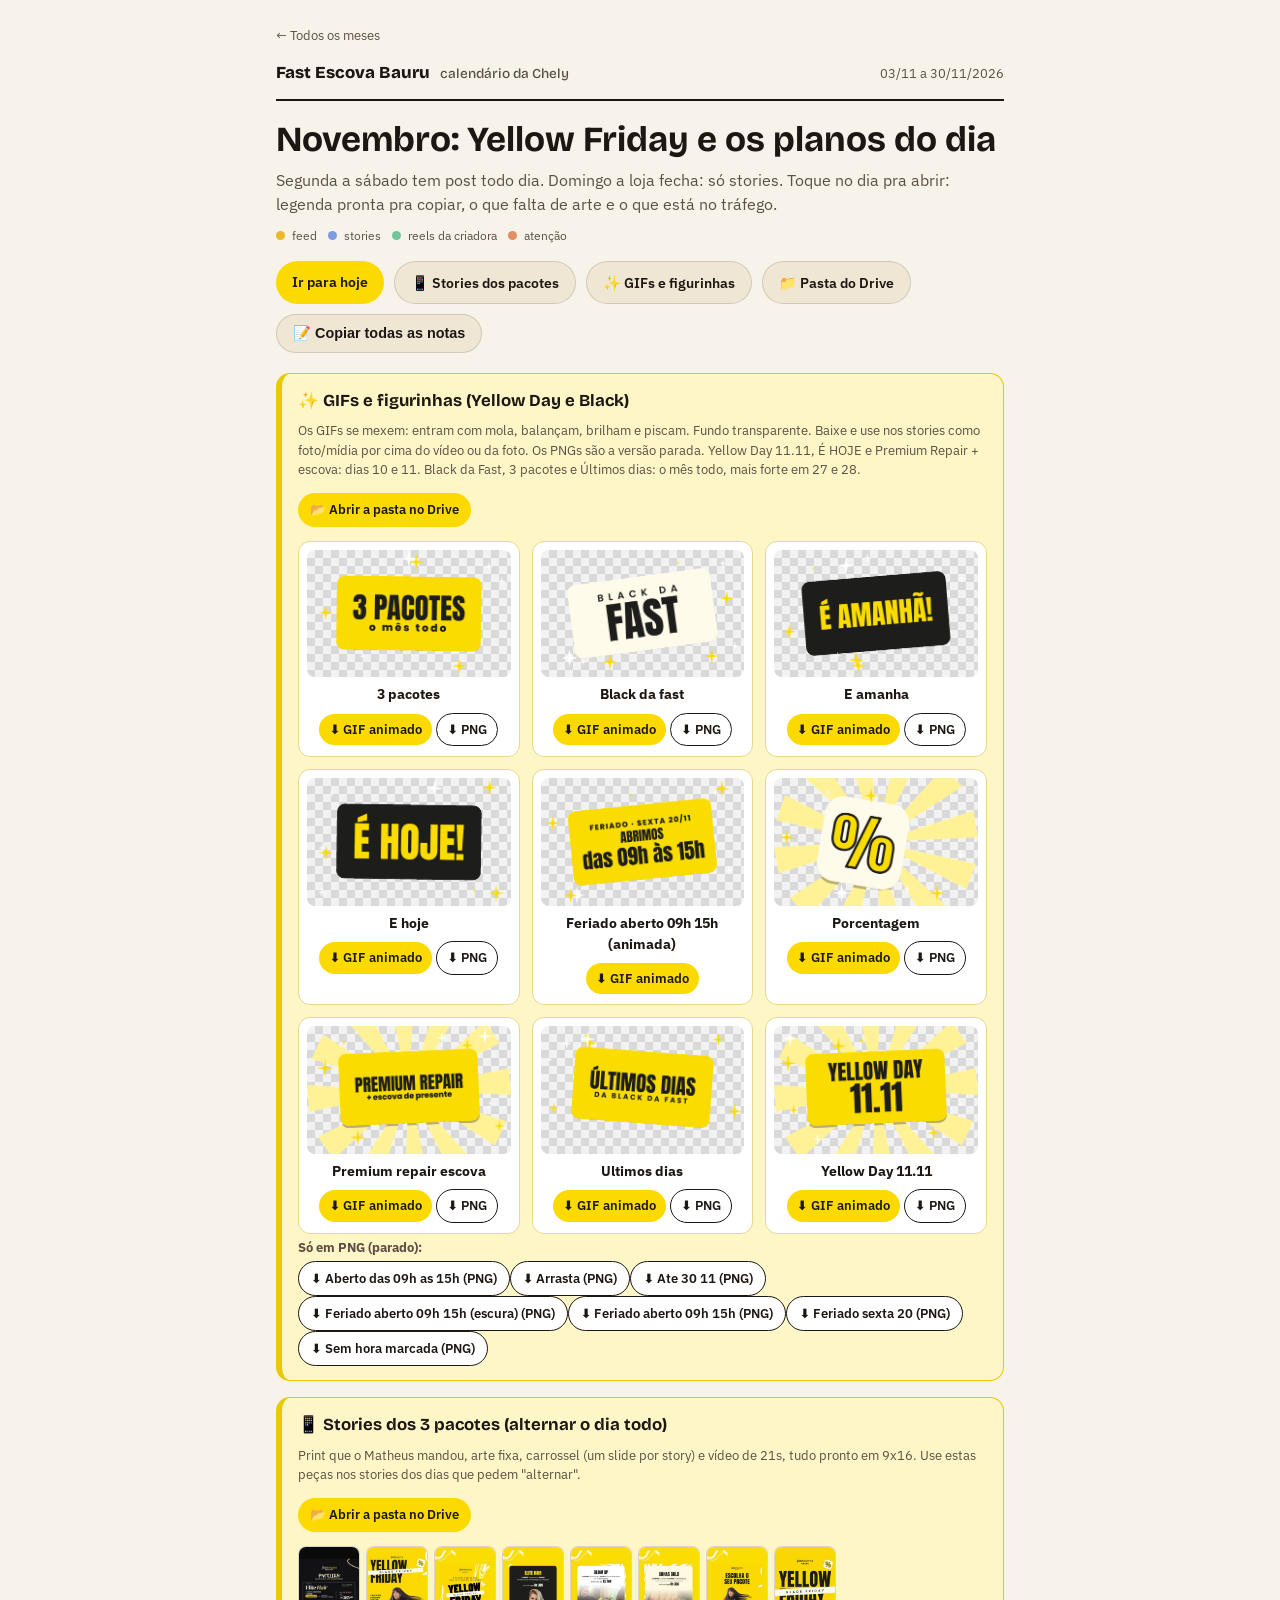
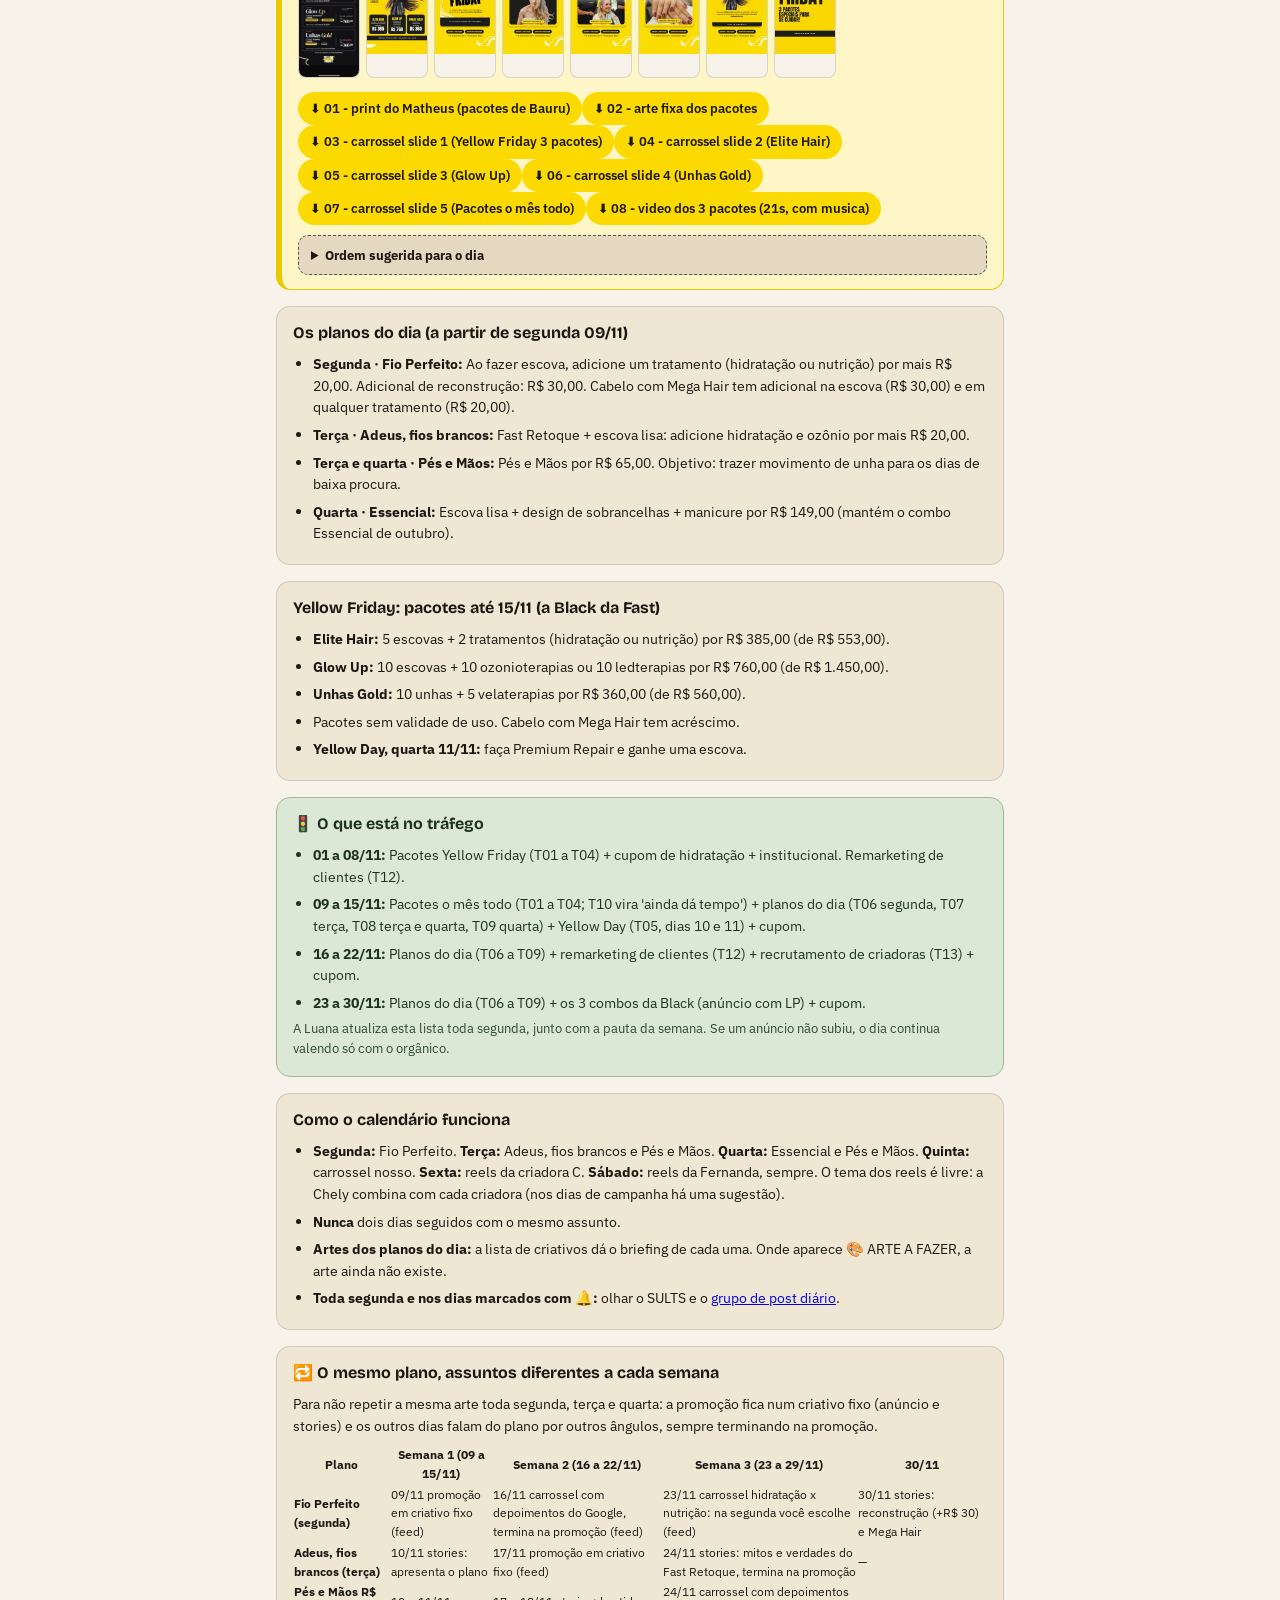
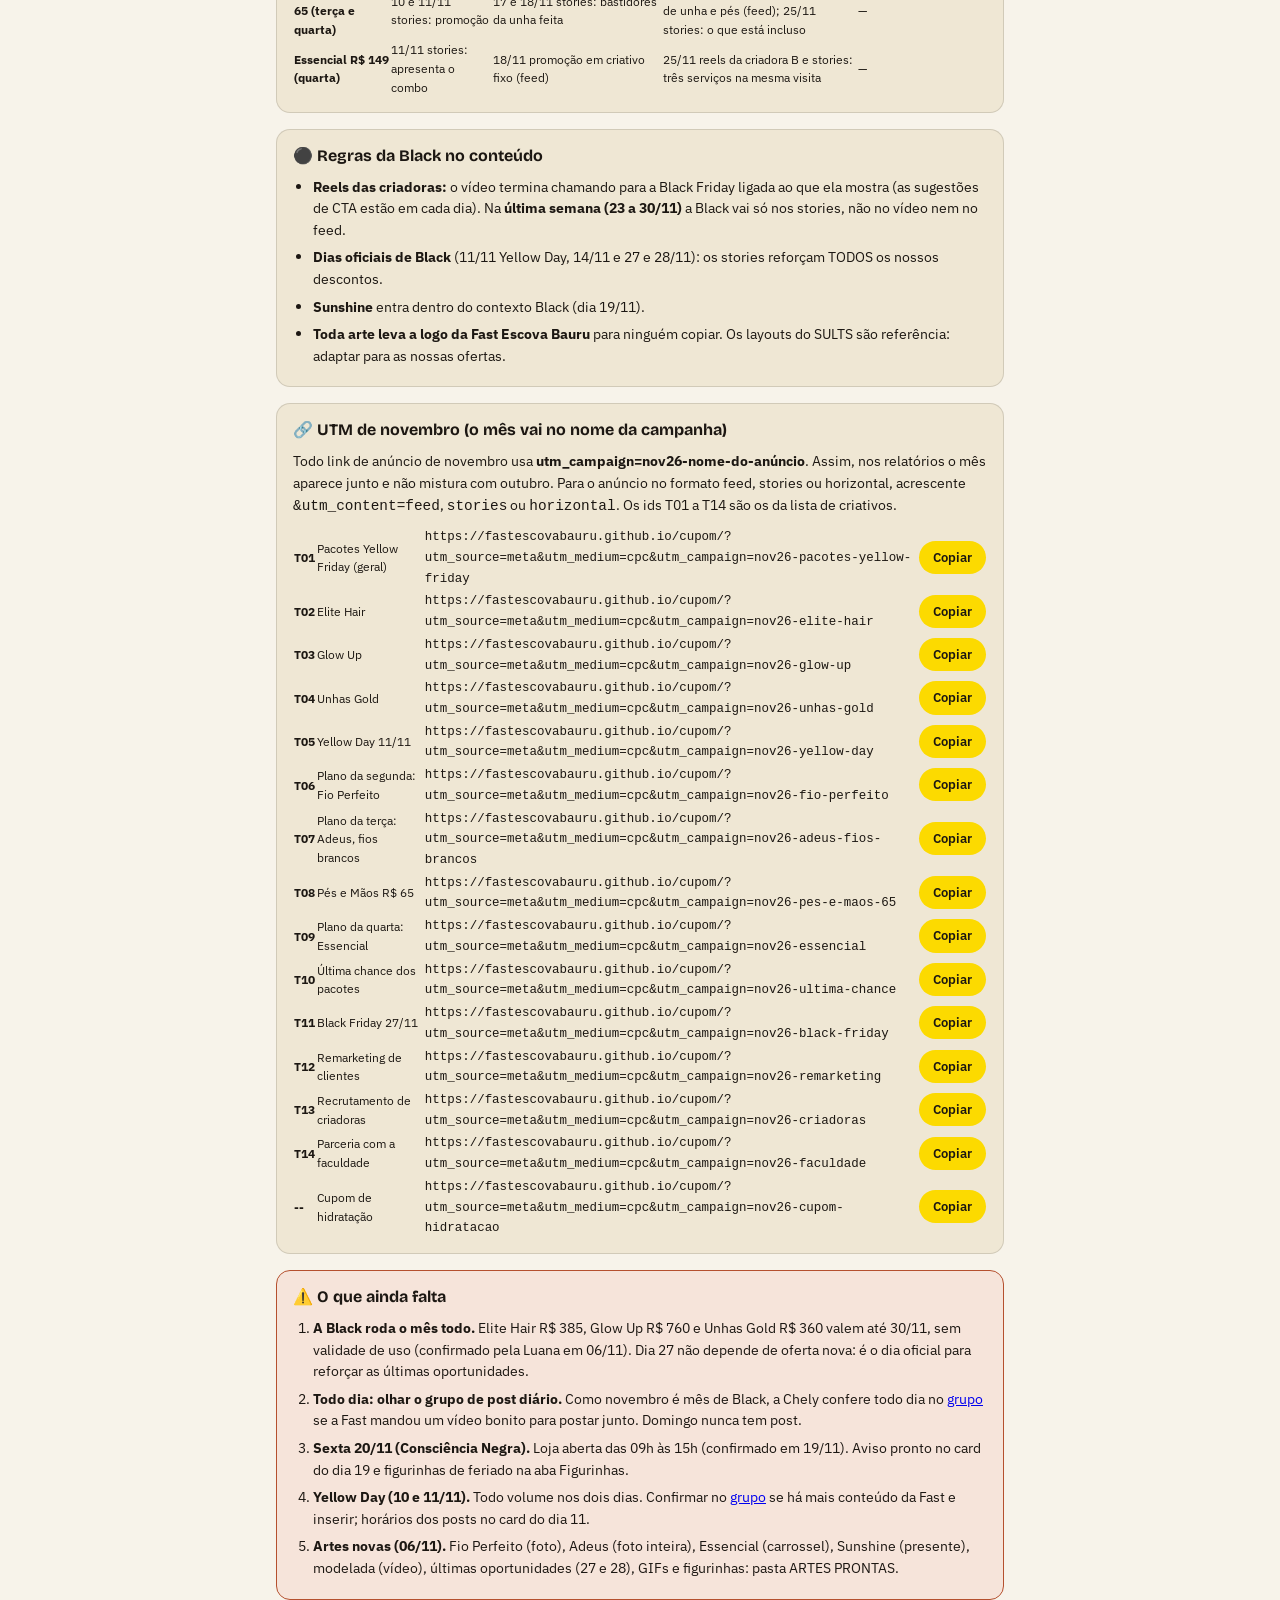
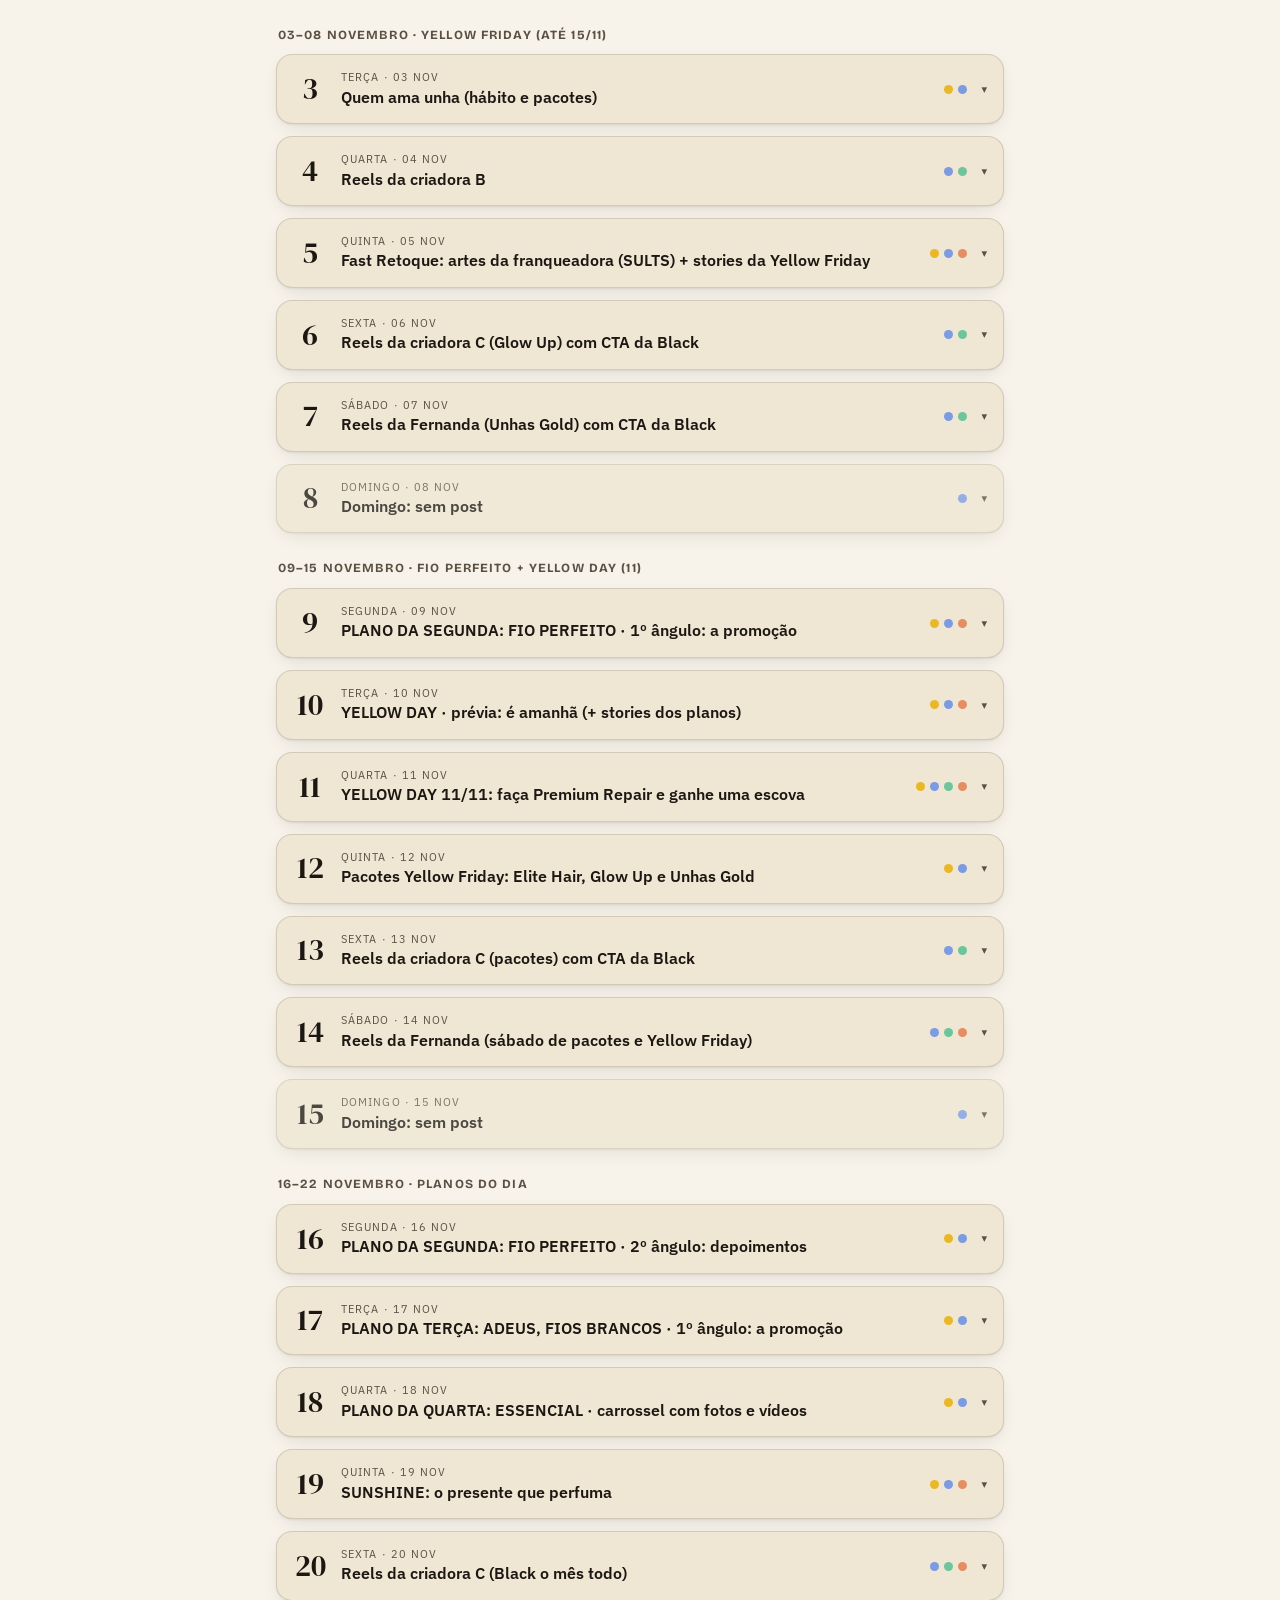
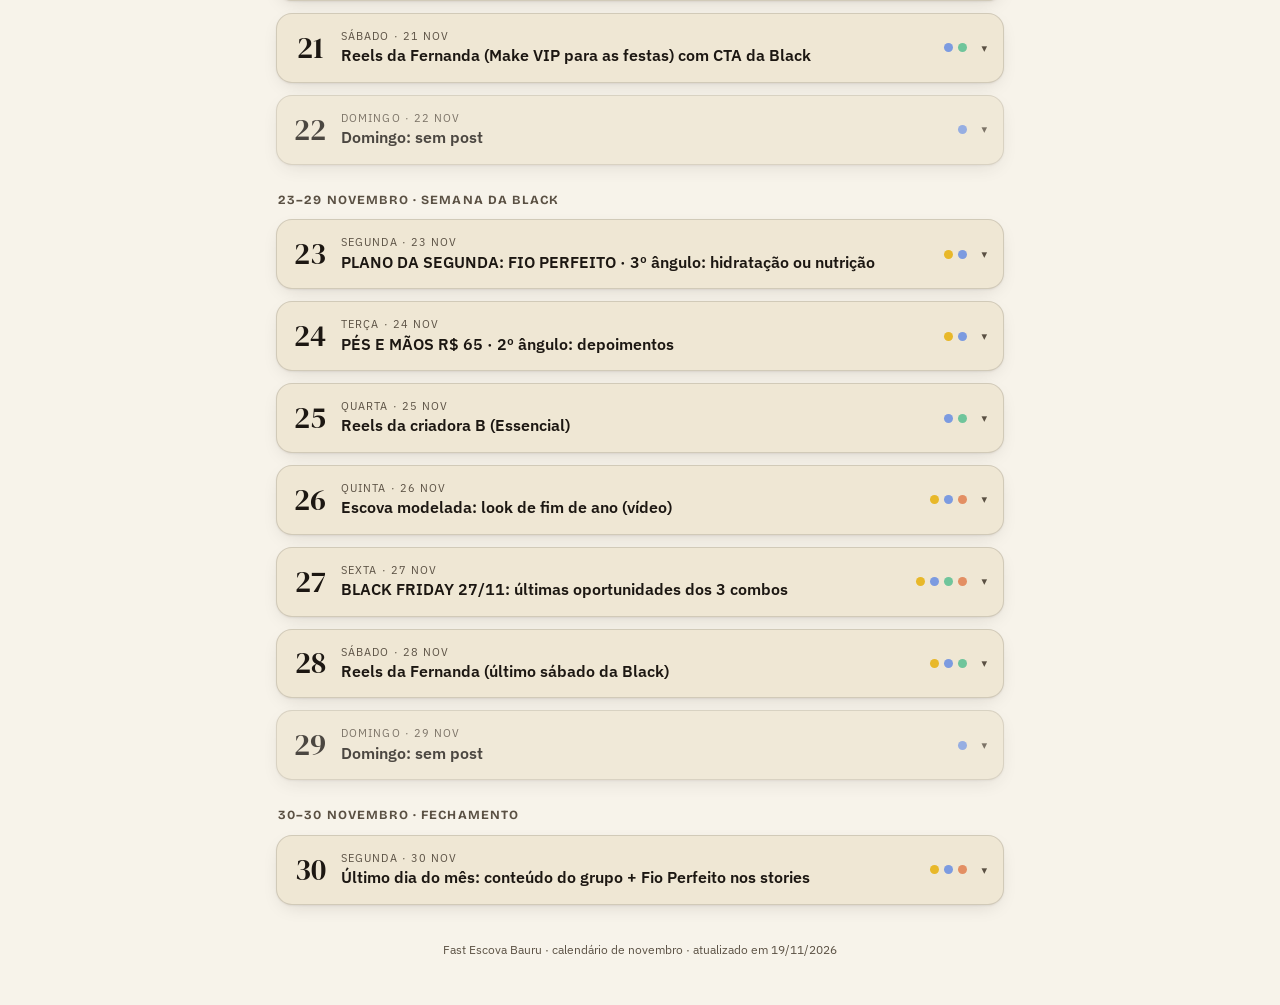
<file: 2026-11.html>
<!doctype html>
<html lang="pt-BR"><head><meta charset="utf-8"><meta name="viewport" content="width=device-width, initial-scale=1">
<meta name="robots" content="noindex"><title>Calendário Novembro · Fast Escova Bauru</title>
<link rel="preconnect" href="https://fonts.googleapis.com"><link rel="preconnect" href="https://fonts.gstatic.com" crossorigin>
<link href="https://fonts.googleapis.com/css2?family=Bricolage+Grotesque:opsz,wght@12..96,500..800&family=IBM+Plex+Sans:wght@400;500;600&family=DM+Serif+Display&display=swap" rel="stylesheet">
<link rel="stylesheet" href="style.css"></head><body>
<div class="page">
<a class="back" href="./">← Todos os meses</a>
<div class="mast"><div class="brand">Fast Escova Bauru<span>calendário da Chely</span></div><div class="meta">03/11 a 30/11/2026</div></div>
<h1>Novembro: Yellow Friday e os planos do dia</h1>
<p class="lead">Segunda a sábado tem post todo dia. Domingo a loja fecha: só stories. Toque no dia pra abrir: legenda pronta pra copiar, o que falta de arte e o que está no tráfego.</p>
<p class="leg"><i class="dt dg"></i> feed <i class="dt db"></i> stories <i class="dt dv"></i> reels da criadora <i class="dt do"></i> atenção</p>
<div class="bar"><a class="btn" href="#hoje" id="hoje-btn">Ir para hoje</a><a class="btn alt" href="#stories-pacotes">📱 Stories dos pacotes</a><a class="btn alt" href="#gifs">✨ GIFs e figurinhas</a><a class="btn alt" id="drive-btn" href="#" hidden>📁 Pasta do Drive</a><button class="btn alt" id="notas-btn" type="button">📝 Copiar todas as notas</button></div>

<section class="stkp" id="gifs"><h2>✨ GIFs e figurinhas (Yellow Day e Black)</h2><p class="note">Os GIFs se mexem: entram com mola, balançam, brilham e piscam. Fundo transparente. Baixe e use nos stories como foto/mídia por cima do vídeo ou da foto. Os PNGs são a versão parada. Yellow Day 11.11, É HOJE e Premium Repair + escova: dias 10 e 11. Black da Fast, 3 pacotes e Últimos dias: o mês todo, mais forte em 27 e 28.</p><p><a class="dl" href="https://drive.google.com/drive/folders/1gccbT8KgYaW7IxjLMPxH_RKMq3HDR5Yi" target="_blank" rel="noopener">📂 Abrir a pasta no Drive</a></p><div class="stk-grid"><div class="stk"><div class="stk-bg"><img loading="lazy" src="artes/novembro/gifs-e-figurinhas-yellow-day-e-black/3-pacotes.gif" alt="3 pacotes"></div><div class="stk-n">3 pacotes</div><a class="dl sm" href="artes/novembro/gifs-e-figurinhas-yellow-day-e-black/3-pacotes.gif" download="3-pacotes.gif">⬇️ GIF animado</a><a class="dl sm alt" href="artes/novembro/gifs-e-figurinhas-yellow-day-e-black/3-pacotes.png" download="3-pacotes.png">⬇️ PNG</a></div><div class="stk"><div class="stk-bg"><img loading="lazy" src="artes/novembro/gifs-e-figurinhas-yellow-day-e-black/black-da-fast.gif" alt="Black da fast"></div><div class="stk-n">Black da fast</div><a class="dl sm" href="artes/novembro/gifs-e-figurinhas-yellow-day-e-black/black-da-fast.gif" download="black-da-fast.gif">⬇️ GIF animado</a><a class="dl sm alt" href="artes/novembro/gifs-e-figurinhas-yellow-day-e-black/black-da-fast.png" download="black-da-fast.png">⬇️ PNG</a></div><div class="stk"><div class="stk-bg"><img loading="lazy" src="artes/novembro/gifs-e-figurinhas-yellow-day-e-black/e-amanha.gif" alt="E amanha"></div><div class="stk-n">E amanha</div><a class="dl sm" href="artes/novembro/gifs-e-figurinhas-yellow-day-e-black/e-amanha.gif" download="e-amanha.gif">⬇️ GIF animado</a><a class="dl sm alt" href="artes/novembro/gifs-e-figurinhas-yellow-day-e-black/e-amanha.png" download="e-amanha.png">⬇️ PNG</a></div><div class="stk"><div class="stk-bg"><img loading="lazy" src="artes/novembro/gifs-e-figurinhas-yellow-day-e-black/e-hoje.gif" alt="E hoje"></div><div class="stk-n">E hoje</div><a class="dl sm" href="artes/novembro/gifs-e-figurinhas-yellow-day-e-black/e-hoje.gif" download="e-hoje.gif">⬇️ GIF animado</a><a class="dl sm alt" href="artes/novembro/gifs-e-figurinhas-yellow-day-e-black/e-hoje.png" download="e-hoje.png">⬇️ PNG</a></div><div class="stk"><div class="stk-bg"><img loading="lazy" src="artes/novembro/gifs-e-figurinhas-yellow-day-e-black/feriado-aberto-09h-15h (animada).gif" alt="Feriado aberto 09h 15h (animada)"></div><div class="stk-n">Feriado aberto 09h 15h (animada)</div><a class="dl sm" href="artes/novembro/gifs-e-figurinhas-yellow-day-e-black/feriado-aberto-09h-15h (animada).gif" download="feriado-aberto-09h-15h (animada).gif">⬇️ GIF animado</a></div><div class="stk"><div class="stk-bg"><img loading="lazy" src="artes/novembro/gifs-e-figurinhas-yellow-day-e-black/porcentagem.gif" alt="Porcentagem"></div><div class="stk-n">Porcentagem</div><a class="dl sm" href="artes/novembro/gifs-e-figurinhas-yellow-day-e-black/porcentagem.gif" download="porcentagem.gif">⬇️ GIF animado</a><a class="dl sm alt" href="artes/novembro/gifs-e-figurinhas-yellow-day-e-black/porcentagem.png" download="porcentagem.png">⬇️ PNG</a></div><div class="stk"><div class="stk-bg"><img loading="lazy" src="artes/novembro/gifs-e-figurinhas-yellow-day-e-black/premium-repair-escova.gif" alt="Premium repair escova"></div><div class="stk-n">Premium repair escova</div><a class="dl sm" href="artes/novembro/gifs-e-figurinhas-yellow-day-e-black/premium-repair-escova.gif" download="premium-repair-escova.gif">⬇️ GIF animado</a><a class="dl sm alt" href="artes/novembro/gifs-e-figurinhas-yellow-day-e-black/premium-repair-escova.png" download="premium-repair-escova.png">⬇️ PNG</a></div><div class="stk"><div class="stk-bg"><img loading="lazy" src="artes/novembro/gifs-e-figurinhas-yellow-day-e-black/ultimos-dias.gif" alt="Ultimos dias"></div><div class="stk-n">Ultimos dias</div><a class="dl sm" href="artes/novembro/gifs-e-figurinhas-yellow-day-e-black/ultimos-dias.gif" download="ultimos-dias.gif">⬇️ GIF animado</a><a class="dl sm alt" href="artes/novembro/gifs-e-figurinhas-yellow-day-e-black/ultimos-dias.png" download="ultimos-dias.png">⬇️ PNG</a></div><div class="stk"><div class="stk-bg"><img loading="lazy" src="artes/novembro/gifs-e-figurinhas-yellow-day-e-black/yellow-day-11-11.gif" alt="Yellow Day 11.11"></div><div class="stk-n">Yellow Day 11.11</div><a class="dl sm" href="artes/novembro/gifs-e-figurinhas-yellow-day-e-black/yellow-day-11-11.gif" download="yellow-day-11-11.gif">⬇️ GIF animado</a><a class="dl sm alt" href="artes/novembro/gifs-e-figurinhas-yellow-day-e-black/yellow-day-11-11.png" download="yellow-day-11-11.png">⬇️ PNG</a></div></div><p class="note"><b>Só em PNG (parado):</b></p><div class="dls"><a class="dl sm alt" href="artes/novembro/gifs-e-figurinhas-yellow-day-e-black/aberto-das-09h-as-15h.png" download="aberto-das-09h-as-15h.png">⬇️ Aberto das 09h as 15h (PNG)</a><a class="dl sm alt" href="artes/novembro/gifs-e-figurinhas-yellow-day-e-black/arrasta.png" download="arrasta.png">⬇️ Arrasta (PNG)</a><a class="dl sm alt" href="artes/novembro/gifs-e-figurinhas-yellow-day-e-black/ate-30-11.png" download="ate-30-11.png">⬇️ Ate 30 11 (PNG)</a><a class="dl sm alt" href="artes/novembro/gifs-e-figurinhas-yellow-day-e-black/feriado-aberto-09h-15h (escura).png" download="feriado-aberto-09h-15h (escura).png">⬇️ Feriado aberto 09h 15h (escura) (PNG)</a><a class="dl sm alt" href="artes/novembro/gifs-e-figurinhas-yellow-day-e-black/feriado-aberto-09h-15h.png" download="feriado-aberto-09h-15h.png">⬇️ Feriado aberto 09h 15h (PNG)</a><a class="dl sm alt" href="artes/novembro/gifs-e-figurinhas-yellow-day-e-black/feriado-sexta-20.png" download="feriado-sexta-20.png">⬇️ Feriado sexta 20 (PNG)</a><a class="dl sm alt" href="artes/novembro/gifs-e-figurinhas-yellow-day-e-black/sem-hora-marcada.png" download="sem-hora-marcada.png">⬇️ Sem hora marcada (PNG)</a></div></section>
<section class="stkp spp" id="stories-pacotes"><h2>📱 Stories dos 3 pacotes (alternar o dia todo)</h2><p class="note">Print que o Matheus mandou, arte fixa, carrossel (um slide por story) e vídeo de 21s, tudo pronto em 9x16. Use estas peças nos stories dos dias que pedem "alternar".</p><p><a class="dl" href="https://drive.google.com/drive/folders/1-CMm2AvNu2JqiAEe6wtsQOEDw8zBrT5A" target="_blank" rel="noopener">📂 Abrir a pasta no Drive</a></p><div class="thumbs sm"><a href="img/arte/stories-dos-3-pacotes-alternar-o-dia-todo/01.jpg" class="th" data-lb="img/arte/stories-dos-3-pacotes-alternar-o-dia-todo/01.jpg"><img loading="lazy" src="img/arte/stories-dos-3-pacotes-alternar-o-dia-todo/01.jpg" alt=""></a><a href="img/arte/stories-dos-3-pacotes-alternar-o-dia-todo/02.jpg" class="th" data-lb="img/arte/stories-dos-3-pacotes-alternar-o-dia-todo/02.jpg"><img loading="lazy" src="img/arte/stories-dos-3-pacotes-alternar-o-dia-todo/02.jpg" alt=""></a><a href="img/arte/stories-dos-3-pacotes-alternar-o-dia-todo/03.jpg" class="th" data-lb="img/arte/stories-dos-3-pacotes-alternar-o-dia-todo/03.jpg"><img loading="lazy" src="img/arte/stories-dos-3-pacotes-alternar-o-dia-todo/03.jpg" alt=""></a><a href="img/arte/stories-dos-3-pacotes-alternar-o-dia-todo/04.jpg" class="th" data-lb="img/arte/stories-dos-3-pacotes-alternar-o-dia-todo/04.jpg"><img loading="lazy" src="img/arte/stories-dos-3-pacotes-alternar-o-dia-todo/04.jpg" alt=""></a><a href="img/arte/stories-dos-3-pacotes-alternar-o-dia-todo/05.jpg" class="th" data-lb="img/arte/stories-dos-3-pacotes-alternar-o-dia-todo/05.jpg"><img loading="lazy" src="img/arte/stories-dos-3-pacotes-alternar-o-dia-todo/05.jpg" alt=""></a><a href="img/arte/stories-dos-3-pacotes-alternar-o-dia-todo/06.jpg" class="th" data-lb="img/arte/stories-dos-3-pacotes-alternar-o-dia-todo/06.jpg"><img loading="lazy" src="img/arte/stories-dos-3-pacotes-alternar-o-dia-todo/06.jpg" alt=""></a><a href="img/arte/stories-dos-3-pacotes-alternar-o-dia-todo/07.jpg" class="th" data-lb="img/arte/stories-dos-3-pacotes-alternar-o-dia-todo/07.jpg"><img loading="lazy" src="img/arte/stories-dos-3-pacotes-alternar-o-dia-todo/07.jpg" alt=""></a><a href="img/arte/stories-dos-3-pacotes-alternar-o-dia-todo/08.jpg" class="th" data-lb="img/arte/stories-dos-3-pacotes-alternar-o-dia-todo/08.jpg"><img loading="lazy" src="img/arte/stories-dos-3-pacotes-alternar-o-dia-todo/08.jpg" alt=""></a></div><div class="dls"><a class="dl sm" href="artes/novembro/stories-dos-3-pacotes-alternar-o-dia-todo/01 - print do Matheus (pacotes de Bauru).png" download="01 - print do Matheus (pacotes de Bauru).png">⬇️ 01 - print do Matheus (pacotes de Bauru)</a><a class="dl sm" href="artes/novembro/stories-dos-3-pacotes-alternar-o-dia-todo/02 - arte fixa dos pacotes.png" download="02 - arte fixa dos pacotes.png">⬇️ 02 - arte fixa dos pacotes</a><a class="dl sm" href="artes/novembro/stories-dos-3-pacotes-alternar-o-dia-todo/03 - carrossel slide 1 (Yellow Friday 3 pacotes).png" download="03 - carrossel slide 1 (Yellow Friday 3 pacotes).png">⬇️ 03 - carrossel slide 1 (Yellow Friday 3 pacotes)</a><a class="dl sm" href="artes/novembro/stories-dos-3-pacotes-alternar-o-dia-todo/04 - carrossel slide 2 (Elite Hair).png" download="04 - carrossel slide 2 (Elite Hair).png">⬇️ 04 - carrossel slide 2 (Elite Hair)</a><a class="dl sm" href="artes/novembro/stories-dos-3-pacotes-alternar-o-dia-todo/05 - carrossel slide 3 (Glow Up).png" download="05 - carrossel slide 3 (Glow Up).png">⬇️ 05 - carrossel slide 3 (Glow Up)</a><a class="dl sm" href="artes/novembro/stories-dos-3-pacotes-alternar-o-dia-todo/06 - carrossel slide 4 (Unhas Gold).png" download="06 - carrossel slide 4 (Unhas Gold).png">⬇️ 06 - carrossel slide 4 (Unhas Gold)</a><a class="dl sm" href="artes/novembro/stories-dos-3-pacotes-alternar-o-dia-todo/07 - carrossel slide 5 (Pacotes o mês todo).png" download="07 - carrossel slide 5 (Pacotes o mês todo).png">⬇️ 07 - carrossel slide 5 (Pacotes o mês todo)</a><a class="dl sm" href="artes/novembro/stories-dos-3-pacotes-alternar-o-dia-todo/08 - video dos 3 pacotes (21s, com musica).mp4" download="08 - video dos 3 pacotes (21s, com musica).mp4">⬇️ 08 - video dos 3 pacotes (21s, com musica)</a></div><details class="box ar" style="margin-top:10px"><summary><b>Ordem sugerida para o dia</b></summary><pre class="cap" style="white-space:pre-wrap">STORIES DOS 3 PACOTES - alternar o dia todo (Elite Hair R$ 385, Glow Up R$ 760, Unhas Gold R$ 360, o mês todo)

Peças prontas (todas 9x16):
01 print do Matheus (os pacotes de Bauru com preço)
02 arte fixa dos pacotes
03 a 07 carrossel dos pacotes (um slide por story)
08 vídeo de 21 segundos (com música)

Ordem sugerida para o dia (não repetir a mesma peça duas vezes seguidas):
- Manhã: 01 print do Matheus + 02 arte fixa
- Almoço: carrossel (03 a 07), um slide por story
- Tarde: 08 vídeo
- Noite: 02 arte fixa + 01 print do Matheus (&quot;amanhã tem pacote o mês todo&quot;)
Complementar sempre com o que a Fast mandar no grupo de post diário. Domingo NUNCA tem story (a loja fecha).
</pre></details></section>
<section class="how"><h2>Os planos do dia (a partir de segunda 09/11)</h2><ul><li><b>Segunda · Fio Perfeito:</b> Ao fazer escova, adicione um tratamento (hidratação ou nutrição) por mais R$ 20,00. Adicional de reconstrução: R$ 30,00. Cabelo com Mega Hair tem adicional na escova (R$ 30,00) e em qualquer tratamento (R$ 20,00).</li><li><b>Terça · Adeus, fios brancos:</b> Fast Retoque + escova lisa: adicione hidratação e ozônio por mais R$ 20,00.</li><li><b>Terça e quarta · Pés e Mãos:</b> Pés e Mãos por R$ 65,00. Objetivo: trazer movimento de unha para os dias de baixa procura.</li><li><b>Quarta · Essencial:</b> Escova lisa + design de sobrancelhas + manicure por R$ 149,00 (mantém o combo Essencial de outubro).</li></ul></section>
<section class="how"><h2>Yellow Friday: pacotes até 15/11 (a Black da Fast)</h2><ul><li><b>Elite Hair:</b> 5 escovas + 2 tratamentos (hidratação ou nutrição) por R$ 385,00 (de R$ 553,00).</li><li><b>Glow Up:</b> 10 escovas + 10 ozonioterapias ou 10 ledterapias por R$ 760,00 (de R$ 1.450,00).</li><li><b>Unhas Gold:</b> 10 unhas + 5 velaterapias por R$ 360,00 (de R$ 560,00).</li><li>Pacotes sem validade de uso. Cabelo com Mega Hair tem acréscimo.</li><li><b>Yellow Day, quarta 11/11:</b> faça Premium Repair e ganhe uma escova.</li></ul></section>
<section class="trf"><h2>🚦 O que está no tráfego</h2><ul><li><b>01 a 08/11:</b> Pacotes Yellow Friday (T01 a T04) + cupom de hidratação + institucional. Remarketing de clientes (T12).</li><li><b>09 a 15/11:</b> Pacotes o mês todo (T01 a T04; T10 vira &#x27;ainda dá tempo&#x27;) + planos do dia (T06 segunda, T07 terça, T08 terça e quarta, T09 quarta) + Yellow Day (T05, dias 10 e 11) + cupom.</li><li><b>16 a 22/11:</b> Planos do dia (T06 a T09) + remarketing de clientes (T12) + recrutamento de criadoras (T13) + cupom.</li><li><b>23 a 30/11:</b> Planos do dia (T06 a T09) + os 3 combos da Black (anúncio com LP) + cupom.</li></ul><p class="note">A Luana atualiza esta lista toda segunda, junto com a pauta da semana. Se um anúncio não subiu, o dia continua valendo só com o orgânico.</p></section>
<section class="how"><h2>Como o calendário funciona</h2><ul>
<li><b>Segunda:</b> Fio Perfeito. <b>Terça:</b> Adeus, fios brancos e Pés e Mãos. <b>Quarta:</b> Essencial e Pés e Mãos. <b>Quinta:</b> carrossel nosso. <b>Sexta:</b> reels da criadora C. <b>Sábado:</b> reels da Fernanda, sempre. O tema dos reels é livre: a Chely combina com cada criadora (nos dias de campanha há uma sugestão).</li>
<li><b>Nunca</b> dois dias seguidos com o mesmo assunto.</li>
<li><b>Artes dos planos do dia:</b> a lista de criativos dá o briefing de cada uma. Onde aparece 🎨 ARTE A FAZER, a arte ainda não existe.</li>
<li><b>Toda segunda e nos dias marcados com 🔔:</b> olhar o SULTS e o <a href="https://chat.whatsapp.com/FR6loMAS0PE8MIjevEYuVg" target="_blank" rel="noopener">grupo de post diário</a>.</li></ul></section>
<section class="how"><h2>🔁 O mesmo plano, assuntos diferentes a cada semana</h2><p style="margin:0 0 8px">Para não repetir a mesma arte toda segunda, terça e quarta: a promoção fica num criativo fixo (anúncio e stories) e os outros dias falam do plano por outros ângulos, sempre terminando na promoção.</p><div style="overflow-x:auto"><table style="width:100%;border-collapse:collapse;font-size:.78rem"><tr><th>Plano</th><th>Semana 1 (09 a 15/11)</th><th>Semana 2 (16 a 22/11)</th><th>Semana 3 (23 a 29/11)</th><th>30/11</th></tr><tr><td><b>Fio Perfeito (segunda)</b></td><td>09/11 promoção em criativo fixo (feed)</td><td>16/11 carrossel com depoimentos do Google, termina na promoção (feed)</td><td>23/11 carrossel hidratação x nutrição: na segunda você escolhe (feed)</td><td>30/11 stories: reconstrução (+R$ 30) e Mega Hair</td></tr><tr><td><b>Adeus, fios brancos (terça)</b></td><td>10/11 stories: apresenta o plano</td><td>17/11 promoção em criativo fixo (feed)</td><td>24/11 stories: mitos e verdades do Fast Retoque, termina na promoção</td><td>—</td></tr><tr><td><b>Pés e Mãos R$ 65 (terça e quarta)</b></td><td>10 e 11/11 stories: promoção</td><td>17 e 18/11 stories: bastidores da unha feita</td><td>24/11 carrossel com depoimentos de unha e pés (feed); 25/11 stories: o que está incluso</td><td>—</td></tr><tr><td><b>Essencial R$ 149 (quarta)</b></td><td>11/11 stories: apresenta o combo</td><td>18/11 promoção em criativo fixo (feed)</td><td>25/11 reels da criadora B e stories: três serviços na mesma visita</td><td>—</td></tr></table></div></section><section class="how"><h2>⚫ Regras da Black no conteúdo</h2><ul><li><b>Reels das criadoras:</b> o vídeo termina chamando para a Black Friday ligada ao que ela mostra (as sugestões de CTA estão em cada dia). Na <b>última semana (23 a 30/11)</b> a Black vai só nos stories, não no vídeo nem no feed.</li><li><b>Dias oficiais de Black</b> (11/11 Yellow Day, 14/11 e 27 e 28/11): os stories reforçam TODOS os nossos descontos.</li><li><b>Sunshine</b> entra dentro do contexto Black (dia 19/11).</li><li><b>Toda arte leva a logo da Fast Escova Bauru</b> para ninguém copiar. Os layouts do SULTS são referência: adaptar para as nossas ofertas.</li></ul></section>
<section class="how"><h2>🔗 UTM de novembro (o mês vai no nome da campanha)</h2><p style="margin:0 0 8px">Todo link de anúncio de novembro usa <b>utm_campaign=nov26-nome-do-anúncio</b>. Assim, nos relatórios o mês aparece junto e não mistura com outubro. Para o anúncio no formato feed, stories ou horizontal, acrescente <code>&amp;utm_content=feed</code>, <code>stories</code> ou <code>horizontal</code>. Os ids T01 a T14 são os da lista de criativos.</p><div style="overflow-x:auto"><table style="width:100%;border-collapse:collapse;font-size:.78rem"><tr><td><b>T01</b></td><td>Pacotes Yellow Friday (geral)</td><td><code id="utm-0">https://fastescovabauru.github.io/cupom/?utm_source=meta&utm_medium=cpc&utm_campaign=nov26-pacotes-yellow-friday</code></td><td><button class="copy" data-copy="utm-0">Copiar</button></td></tr><tr><td><b>T02</b></td><td>Elite Hair</td><td><code id="utm-1">https://fastescovabauru.github.io/cupom/?utm_source=meta&utm_medium=cpc&utm_campaign=nov26-elite-hair</code></td><td><button class="copy" data-copy="utm-1">Copiar</button></td></tr><tr><td><b>T03</b></td><td>Glow Up</td><td><code id="utm-2">https://fastescovabauru.github.io/cupom/?utm_source=meta&utm_medium=cpc&utm_campaign=nov26-glow-up</code></td><td><button class="copy" data-copy="utm-2">Copiar</button></td></tr><tr><td><b>T04</b></td><td>Unhas Gold</td><td><code id="utm-3">https://fastescovabauru.github.io/cupom/?utm_source=meta&utm_medium=cpc&utm_campaign=nov26-unhas-gold</code></td><td><button class="copy" data-copy="utm-3">Copiar</button></td></tr><tr><td><b>T05</b></td><td>Yellow Day 11/11</td><td><code id="utm-4">https://fastescovabauru.github.io/cupom/?utm_source=meta&utm_medium=cpc&utm_campaign=nov26-yellow-day</code></td><td><button class="copy" data-copy="utm-4">Copiar</button></td></tr><tr><td><b>T06</b></td><td>Plano da segunda: Fio Perfeito</td><td><code id="utm-5">https://fastescovabauru.github.io/cupom/?utm_source=meta&utm_medium=cpc&utm_campaign=nov26-fio-perfeito</code></td><td><button class="copy" data-copy="utm-5">Copiar</button></td></tr><tr><td><b>T07</b></td><td>Plano da terça: Adeus, fios brancos</td><td><code id="utm-6">https://fastescovabauru.github.io/cupom/?utm_source=meta&utm_medium=cpc&utm_campaign=nov26-adeus-fios-brancos</code></td><td><button class="copy" data-copy="utm-6">Copiar</button></td></tr><tr><td><b>T08</b></td><td>Pés e Mãos R$ 65</td><td><code id="utm-7">https://fastescovabauru.github.io/cupom/?utm_source=meta&utm_medium=cpc&utm_campaign=nov26-pes-e-maos-65</code></td><td><button class="copy" data-copy="utm-7">Copiar</button></td></tr><tr><td><b>T09</b></td><td>Plano da quarta: Essencial</td><td><code id="utm-8">https://fastescovabauru.github.io/cupom/?utm_source=meta&utm_medium=cpc&utm_campaign=nov26-essencial</code></td><td><button class="copy" data-copy="utm-8">Copiar</button></td></tr><tr><td><b>T10</b></td><td>Última chance dos pacotes</td><td><code id="utm-9">https://fastescovabauru.github.io/cupom/?utm_source=meta&utm_medium=cpc&utm_campaign=nov26-ultima-chance</code></td><td><button class="copy" data-copy="utm-9">Copiar</button></td></tr><tr><td><b>T11</b></td><td>Black Friday 27/11</td><td><code id="utm-10">https://fastescovabauru.github.io/cupom/?utm_source=meta&utm_medium=cpc&utm_campaign=nov26-black-friday</code></td><td><button class="copy" data-copy="utm-10">Copiar</button></td></tr><tr><td><b>T12</b></td><td>Remarketing de clientes</td><td><code id="utm-11">https://fastescovabauru.github.io/cupom/?utm_source=meta&utm_medium=cpc&utm_campaign=nov26-remarketing</code></td><td><button class="copy" data-copy="utm-11">Copiar</button></td></tr><tr><td><b>T13</b></td><td>Recrutamento de criadoras</td><td><code id="utm-12">https://fastescovabauru.github.io/cupom/?utm_source=meta&utm_medium=cpc&utm_campaign=nov26-criadoras</code></td><td><button class="copy" data-copy="utm-12">Copiar</button></td></tr><tr><td><b>T14</b></td><td>Parceria com a faculdade</td><td><code id="utm-13">https://fastescovabauru.github.io/cupom/?utm_source=meta&utm_medium=cpc&utm_campaign=nov26-faculdade</code></td><td><button class="copy" data-copy="utm-13">Copiar</button></td></tr><tr><td><b>--</b></td><td>Cupom de hidratação</td><td><code id="utm-14">https://fastescovabauru.github.io/cupom/?utm_source=meta&utm_medium=cpc&utm_campaign=nov26-cupom-hidratacao</code></td><td><button class="copy" data-copy="utm-14">Copiar</button></td></tr></table></div></section>
<section class="pend"><h2>⚠️ O que ainda falta</h2><ol><li><b>A Black roda o mês todo.</b> Elite Hair R$ 385, Glow Up R$ 760 e Unhas Gold R$ 360 valem até 30/11, sem validade de uso (confirmado pela Luana em 06/11). Dia 27 não depende de oferta nova: é o dia oficial para reforçar as últimas oportunidades.</li><li><b>Todo dia: olhar o grupo de post diário.</b> Como novembro é mês de Black, a Chely confere todo dia no <a href="https://chat.whatsapp.com/FR6loMAS0PE8MIjevEYuVg" target="_blank" rel="noopener">grupo</a> se a Fast mandou um vídeo bonito para postar junto. Domingo nunca tem post.</li><li><b>Sexta 20/11 (Consciência Negra).</b> Loja aberta das 09h às 15h (confirmado em 19/11). Aviso pronto no card do dia 19 e figurinhas de feriado na aba Figurinhas.</li><li><b>Yellow Day (10 e 11/11).</b> Todo volume nos dois dias. Confirmar no <a href="https://chat.whatsapp.com/FR6loMAS0PE8MIjevEYuVg" target="_blank" rel="noopener">grupo</a> se há mais conteúdo da Fast e inserir; horários dos posts no card do dia 11.</li><li><b>Artes novas (06/11).</b> Fio Perfeito (foto), Adeus (foto inteira), Essencial (carrossel), Sunshine (presente), modelada (vídeo), últimas oportunidades (27 e 28), GIFs e figurinhas: pasta ARTES PRONTAS.</li></ol></section>

<h2 class="week" id="w-2026-11-02">03–08 NOVEMBRO · YELLOW FRIDAY (até 15/11)</h2><details class="day s-carrossel" id="d-2026-11-03" data-date="2026-11-03">
<summary><span class="dnum">3</span><span class="dtxt"><small>TERÇA · 03 NOV</small><b>Quem ama unha (hábito e pacotes)</b></span><span class="dots"><i class="dt dg"></i><i class="dt db"></i></span><span class="chev">▾</span></summary>
<div class="dbody"><div class="badges"><span class="b b-carrossel">FEED</span><span class="b b-ok">FEITO</span></div><h3>Quem ama unha (hábito e pacotes)</h3>
<div class="kind">Feed (carrossel, 3 slides)</div><div class="thumbs"><a href="img/unha/01.jpg" class="th" data-lb="img/unha/01.jpg"><img loading="lazy" src="img/unha/01.jpg" alt=""></a><a href="img/unha/02.jpg" class="th" data-lb="img/unha/02.jpg"><img loading="lazy" src="img/unha/02.jpg" alt=""></a><a href="img/unha/03.jpg" class="th" data-lb="img/unha/03.jpg"><img loading="lazy" src="img/unha/03.jpg" alt=""></a></div><div class="cap-wrap"><div class="cap-h"><b>Legenda pronta</b><button class="copy" data-copy="cap-2026-11-03">Copiar legenda</button></div><pre class="cap" id="cap-2026-11-03">Coisas que só quem ama fazer as unhas vai entender... 💅

Você escolhe a cor antes mesmo de ir pro salão. Passa os primeiros minutos olhando pras mãos. Tira foto segurando um café pra mostrar a unha. E, quando alguém elogia, seu dia melhora.

Porque unhas bonitas não são um momento. São um hábito. 💛

Conheça os serviços de unhas e os pacotes Fast Escova. É só chegar, sem hora marcada.

📍 R. Antônio Alves, 30-12 · Vila Aeroporto
📲 (14) 99145-5532

#FastEscovaBauru #SemHoraMarcada #unhas #manicure</pre></div><p class="note feita">✍️ Legenda criada por mim. A arte vem do perfil da Fast (baixada por SaveClip): conferir que não tem marca d&#x27;água.</p><div class="stories"><b>📱 Stories:</b> Stories: manicure, pedicure e os pacotes de unhas. Sempre: complementar o feed com stories mostrando manicure, pedicure e os pacotes de unhas (quem faz, o resultado, o passo a passo) e buscar o post do dia no <a href="https://chat.whatsapp.com/FR6loMAS0PE8MIjevEYuVg" target="_blank" rel="noopener">grupo de post diário</a>.<div class="dlw"><a class="dl" href="https://drive.google.com/drive/folders/1UD2cO5maVQ9Hd3knboHdY-hG-hnpoAEh" target="_blank" rel="noopener">📂 Abrir a pasta do dia no Drive</a></div></div><div class="box rem">📣 <b>Mês de Black: olhar o grupo.</b> Confira no <a href="https://chat.whatsapp.com/FR6loMAS0PE8MIjevEYuVg" target="_blank" rel="noopener">grupo de post diário</a> se a Fast mandou um vídeo bonito para postar junto hoje. Se mandou, posta no feed ou nos stories.</div><div class="nota"><label for="nota-2026-11-03"><b>📝 Nota da Chely</b> <small>(fica salva neste aparelho)</small></label><textarea id="nota-2026-11-03" data-nota="2026-11-03" rows="3" placeholder="Escreva aqui o que quiser lembrar deste dia"></textarea><div class="nota-bar"><button class="copy nota-save" data-for="2026-11-03">Salvar nota</button><span class="nota-st" id="st-2026-11-03"></span></div></div>
</div></details><details class="day s-criadora" id="d-2026-11-04" data-date="2026-11-04">
<summary><span class="dnum">4</span><span class="dtxt"><small>QUARTA · 04 NOV</small><b>Reels da criadora B</b></span><span class="dots"><i class="dt db"></i><i class="dt dv"></i></span><span class="chev">▾</span></summary>
<div class="dbody"><div class="badges"><span class="b b-criadora">REELS DA CRIADORA</span><span class="b b-ok">FEITO</span></div><h3>Reels da criadora B</h3>
<div class="box cr"><b>🎥 Quem grava:</b> Criadora B<br><b>Tema:</b> Tema livre: a Chely combina com a criadora. Não precisa de briefing de assunto.</div><div class="stories"><b>📱 Stories:</b> Stories com bastidores da gravação e o reels da criadora. Sempre: complementar o feed com stories mostrando o procedimento que a criadora mostrar no reels (tema livre) (quem faz, o resultado, o passo a passo) e buscar o post do dia no <a href="https://chat.whatsapp.com/FR6loMAS0PE8MIjevEYuVg" target="_blank" rel="noopener">grupo de post diário</a>.<div class="dlw"><a class="dl" href="https://drive.google.com/drive/folders/1nkVb0MOsdk_2pG1Wk7L7MVHwaQLF-Rci" target="_blank" rel="noopener">📂 Abrir a pasta do dia no Drive</a></div></div><div class="box rem">📣 <b>Mês de Black: olhar o grupo.</b> Confira no <a href="https://chat.whatsapp.com/FR6loMAS0PE8MIjevEYuVg" target="_blank" rel="noopener">grupo de post diário</a> se a Fast mandou um vídeo bonito para postar junto hoje. Se mandou, posta no feed ou nos stories.</div><div class="nota"><label for="nota-2026-11-04"><b>📝 Nota da Chely</b> <small>(fica salva neste aparelho)</small></label><textarea id="nota-2026-11-04" data-nota="2026-11-04" rows="3" placeholder="Escreva aqui o que quiser lembrar deste dia"></textarea><div class="nota-bar"><button class="copy nota-save" data-for="2026-11-04">Salvar nota</button><span class="nota-st" id="st-2026-11-04"></span></div></div>
</div></details><details class="day s-carrossel" id="d-2026-11-05" data-date="2026-11-05">
<summary><span class="dnum">5</span><span class="dtxt"><small>QUINTA · 05 NOV</small><b>Fast Retoque: artes da franqueadora (SULTS) + stories da Yellow Friday</b></span><span class="dots"><i class="dt dg"></i><i class="dt db"></i><i class="dt do"></i></span><span class="chev">▾</span></summary>
<div class="dbody"><div class="badges"><span class="b b-carrossel">FEED</span></div><h3>Fast Retoque: artes da franqueadora (SULTS) + stories da Yellow Friday</h3>
<div class="kind">Feed (carrossel com as 5 artes)</div><div class="thumbs"><a href="img/retsults/01.jpg" class="th" data-lb="img/retsults/01.jpg"><img loading="lazy" src="img/retsults/01.jpg" alt=""></a><a href="img/retsults/02.jpg" class="th" data-lb="img/retsults/02.jpg"><img loading="lazy" src="img/retsults/02.jpg" alt=""></a><a href="img/retsults/03.jpg" class="th" data-lb="img/retsults/03.jpg"><img loading="lazy" src="img/retsults/03.jpg" alt=""></a><a href="img/retsults/04.jpg" class="th" data-lb="img/retsults/04.jpg"><img loading="lazy" src="img/retsults/04.jpg" alt=""></a><a href="img/retsults/05.jpg" class="th" data-lb="img/retsults/05.jpg"><img loading="lazy" src="img/retsults/05.jpg" alt=""></a></div><div class="cap-wrap"><div class="cap-h"><b>Legenda pronta</b><button class="copy" data-copy="cap-2026-11-05">Copiar legenda</button></div><pre class="cap" id="cap-2026-11-05">A raiz aparece. A solução também. 💛

O Fast Retoque cobre apenas a raiz e prolonga a sensação de cabelo recém-colorido, sem precisar colorir o cabelo inteiro.

Seu cabelo continua lindo. A raiz só não foi avisada. 😉

Conheça o Fast Retoque, exclusivo da Fast Escova. É só chegar, sem hora marcada.

📍 R. Antônio Alves, 30-12 · Vila Aeroporto
📲 (14) 99145-5532

#FastEscovaBauru #SemHoraMarcada #FastRetoque #raizbranca</pre></div><p class="note feita">✍️ Legenda criada por mim. ⚠️ Faltam 2 artes do pacote (a capa do carrossel 1 e o slide 2 do carrossel 2): conferir no SULTS.</p><div class="stories"><b>📱 Stories:</b> Stories do dia: pacotes Yellow Friday (arte de Bauru, IMG_9060), válidos o mês todo. Complementar com o Fast Retoque do carrossel. Sempre: complementar o feed com stories mostrando o Fast Retoque e os pacotes Yellow Friday (quem faz, o resultado, o passo a passo) e buscar o post do dia no <a href="https://chat.whatsapp.com/FR6loMAS0PE8MIjevEYuVg" target="_blank" rel="noopener">grupo de post diário</a>.<div class="thumbs sm"><a href="img/pacotes_story/s01.jpg" class="th" data-lb="img/pacotes_story/s01.jpg"><img loading="lazy" src="img/pacotes_story/s01.jpg" alt=""></a></div><div class="dlw"><a class="dl" href="https://drive.google.com/drive/folders/19sJv1i591PQzKOXBPmr2fzsmMqMJo9JP" target="_blank" rel="noopener">📂 Abrir a pasta do dia no Drive</a></div></div><div class="box rem">📣 <b>Mês de Black: olhar o grupo.</b> Confira no <a href="https://chat.whatsapp.com/FR6loMAS0PE8MIjevEYuVg" target="_blank" rel="noopener">grupo de post diário</a> se a Fast mandou um vídeo bonito para postar junto hoje. Se mandou, posta no feed ou nos stories.</div><div class="box tr">🚦 <b>Tráfego no ar (a Luana avisa o que subiu):</b> Pacotes Yellow Friday (T01 a T04) + cupom de hidratação + institucional. Remarketing de clientes (T12).</div><div class="box al">⚠️ Faltam 2 artes do pacote do Fast Retoque (a capa do carrossel 1 e o slide 2 do carrossel 2): conferir no SULTS. A Yellow Friday já está no ar desde 01/11.</div><div class="nota"><label for="nota-2026-11-05"><b>📝 Nota da Chely</b> <small>(fica salva neste aparelho)</small></label><textarea id="nota-2026-11-05" data-nota="2026-11-05" rows="3" placeholder="Escreva aqui o que quiser lembrar deste dia"></textarea><div class="nota-bar"><button class="copy nota-save" data-for="2026-11-05">Salvar nota</button><span class="nota-st" id="st-2026-11-05"></span></div></div>
</div></details><details class="day s-criadora" id="d-2026-11-06" data-date="2026-11-06">
<summary><span class="dnum">6</span><span class="dtxt"><small>SEXTA · 06 NOV</small><b>Reels da criadora C (Glow Up) com CTA da Black</b></span><span class="dots"><i class="dt db"></i><i class="dt dv"></i></span><span class="chev">▾</span></summary>
<div class="dbody"><div class="badges"><span class="b b-criadora">REELS DA CRIADORA</span></div><h3>Reels da criadora C (Glow Up) com CTA da Black</h3>
<div class="box artes"><b>🖼️ Artes prontas deste dia</b> <small>(feitas com as fotos reais da Fast, revisar antes de postar; vídeos dos carrosséis sem áudio)</small><div class="art-it"><div class="art-t">Yellow Friday pacotes (arte fixa) <small>· Yellow Friday - pacotes (feed 4x5), Yellow Friday - pacotes (stories 9x16)</small></div><div class="thumbs sm"><a href="img/arte/06-11-sex-yellow-friday-pacotes-arte-fixa/01.jpg" class="th" data-lb="img/arte/06-11-sex-yellow-friday-pacotes-arte-fixa/01.jpg"><img loading="lazy" src="img/arte/06-11-sex-yellow-friday-pacotes-arte-fixa/01.jpg" alt=""></a></div><div class="dls"><a class="dl sm" href="artes/novembro/06-11-sex-yellow-friday-pacotes-arte-fixa/Yellow Friday - pacotes (feed 4x5).png" download="Yellow Friday - pacotes (feed 4x5).png">⬇️ Yellow Friday - pacotes (feed 4x5)</a><a class="dl sm" href="artes/novembro/06-11-sex-yellow-friday-pacotes-arte-fixa/Yellow Friday - pacotes (stories 9x16).png" download="Yellow Friday - pacotes (stories 9x16).png">⬇️ Yellow Friday - pacotes (stories 9x16)</a></div><div class="cap-wrap"><div class="cap-h"><b>Legenda pronta</b><button class="copy" data-copy="capart-2026-11-06-0">Copiar legenda</button></div><pre class="cap" id="capart-2026-11-06-0">Yellow Friday na Fast Escova Bauru! 💛

Novembro chegou com 3 pacotes especiais para você se cuidar com vantagem, e eles valem o mês todo:

✨ Elite Hair: 5 escovas + 2 tratamentos (hidratação ou nutrição) por R$ 385,00 (de R$ 553,00). Cada serviço sai por R$ 55,00.
✨ Glow Up: 10 escovas + 10 ozonioterapias ou ledterapias por R$ 760,00 (de R$ 1.450,00). Cada serviço sai por R$ 38,00.
✨ Unhas Gold: 10 unhas + 5 velaterapias por R$ 360,00 (de R$ 560,00). Cada serviço de unha sai por R$ 36,00.

Pacotes sem validade de uso: faça no seu tempo. Cabelo com Mega Hair tem acréscimo.

Chame a gente no WhatsApp ou passe aqui, sem hora marcada. 🌟

#FastEscovaBauru #YellowFriday #BlackFriday #SemHoraMarcada
</pre></div></div></div><div class="box cr"><b>🎥 Quem grava:</b> Criadora C<br><b>Tema:</b> Tema livre (sugestão: ozonioterapia ou ledterapia, que entram no pacote Glow Up). O vídeo termina chamando para a Black da Fast, ligada ao que ela mostra.<br><b>CTA do vídeo (sugestões):</b><ul style='margin:4px 0 0;padding-left:18px'><li>“Glow Up na Yellow Friday: 10 escovas + 10 ozonioterapias ou ledterapias por R$ 760. É a Black da Fast e o pacote vale o mês todo. Chama a Fast no WhatsApp.”</li><li>“Quer o cabelo cuidado o mês todo? O Glow Up está na Black da Fast e vale em todo novembro. Link na bio.”</li></ul></div><div class="stories"><b>📱 Stories:</b> Stories: Glow Up (10 escovas + 10 ozonioterapias ou ledterapias por R$ 760, de R$ 1.450) + bastidores do reels. Pacotes válidos o mês todo. Sempre: complementar o feed com stories mostrando ozonioterapia, ledterapia e o pacote Glow Up (quem faz, o resultado, o passo a passo) e buscar o post do dia no <a href="https://chat.whatsapp.com/FR6loMAS0PE8MIjevEYuVg" target="_blank" rel="noopener">grupo de post diário</a>.<div class="thumbs sm"><a href="img/pacotes_story/s01.jpg" class="th" data-lb="img/pacotes_story/s01.jpg"><img loading="lazy" src="img/pacotes_story/s01.jpg" alt=""></a></div><div class="dlw"><a class="dl" href="https://drive.google.com/drive/folders/1ujue15MvmMBUL6LdPW7LTrJV3wfx4wly" target="_blank" rel="noopener">📂 Abrir a pasta do dia no Drive</a></div></div><div class="box rem">📣 <b>Mês de Black: olhar o grupo.</b> Confira no <a href="https://chat.whatsapp.com/FR6loMAS0PE8MIjevEYuVg" target="_blank" rel="noopener">grupo de post diário</a> se a Fast mandou um vídeo bonito para postar junto hoje. Se mandou, posta no feed ou nos stories.</div><div class="box tr">🚦 <b>Tráfego no ar (a Luana avisa o que subiu):</b> Pacotes Yellow Friday (T01 a T04) + cupom de hidratação + institucional. Remarketing de clientes (T12).</div><div class="nota"><label for="nota-2026-11-06"><b>📝 Nota da Chely</b> <small>(fica salva neste aparelho)</small></label><textarea id="nota-2026-11-06" data-nota="2026-11-06" rows="3" placeholder="Escreva aqui o que quiser lembrar deste dia"></textarea><div class="nota-bar"><button class="copy nota-save" data-for="2026-11-06">Salvar nota</button><span class="nota-st" id="st-2026-11-06"></span></div></div>
</div></details><details class="day s-criadora" id="d-2026-11-07" data-date="2026-11-07">
<summary><span class="dnum">7</span><span class="dtxt"><small>SÁBADO · 07 NOV</small><b>Reels da Fernanda (Unhas Gold) com CTA da Black</b></span><span class="dots"><i class="dt db"></i><i class="dt dv"></i></span><span class="chev">▾</span></summary>
<div class="dbody"><div class="badges"><span class="b b-criadora">REELS DA CRIADORA</span></div><h3>Reels da Fernanda (Unhas Gold) com CTA da Black</h3>
<div class="box cr"><b>🎥 Quem grava:</b> Fernanda (sábado é sempre dela)<br><b>Tema:</b> Tema livre (sugestão: plástica dos pés ou unhas, que entram no pacote Unhas Gold). O vídeo termina chamando para a Black da Fast, ligada ao que ela mostra.<br><b>CTA do vídeo (sugestões):</b><ul style='margin:4px 0 0;padding-left:18px'><li>“Unhas Gold: 10 unhas + 5 velaterapias por R$ 360. O pacote de unhas da Black da Fast vale o mês todo.”</li><li>“Salva esse vídeo e chama a Fast: Unhas Gold com preço de Black em todo novembro.”</li></ul></div><div class="stories"><b>📱 Stories:</b> Stories: Unhas Gold (10 unhas + 5 velaterapias por R$ 360, de R$ 560) + aviso: domingo a loja fecha e segunda é dia de Fio Perfeito. Sempre: complementar o feed com stories mostrando unhas, plástica dos pés e o pacote Unhas Gold (quem faz, o resultado, o passo a passo) e buscar o post do dia no <a href="https://chat.whatsapp.com/FR6loMAS0PE8MIjevEYuVg" target="_blank" rel="noopener">grupo de post diário</a>.<div class="thumbs sm"><a href="img/pacotes_story/s01.jpg" class="th" data-lb="img/pacotes_story/s01.jpg"><img loading="lazy" src="img/pacotes_story/s01.jpg" alt=""></a></div><div class="dlw"><a class="dl" href="https://drive.google.com/drive/folders/1iRwQCafNXyYulGZpFbPIJjmBry1zZTFV" target="_blank" rel="noopener">📂 Abrir a pasta do dia no Drive</a></div></div><div class="box rem">📣 <b>Mês de Black: olhar o grupo.</b> Confira no <a href="https://chat.whatsapp.com/FR6loMAS0PE8MIjevEYuVg" target="_blank" rel="noopener">grupo de post diário</a> se a Fast mandou um vídeo bonito para postar junto hoje. Se mandou, posta no feed ou nos stories.</div><div class="box tr">🚦 <b>Tráfego no ar (a Luana avisa o que subiu):</b> Pacotes Yellow Friday (T01 a T04) + cupom de hidratação + institucional. Remarketing de clientes (T12).</div><div class="box rem">🔔 <b>Lembrete:</b> Os pacotes valem o mês todo: manter a oferta nos stories toda semana.</div><div class="nota"><label for="nota-2026-11-07"><b>📝 Nota da Chely</b> <small>(fica salva neste aparelho)</small></label><textarea id="nota-2026-11-07" data-nota="2026-11-07" rows="3" placeholder="Escreva aqui o que quiser lembrar deste dia"></textarea><div class="nota-bar"><button class="copy nota-save" data-for="2026-11-07">Salvar nota</button><span class="nota-st" id="st-2026-11-07"></span></div></div>
</div></details><details class="day s-domingo" id="d-2026-11-08" data-date="2026-11-08">
<summary><span class="dnum">8</span><span class="dtxt"><small>DOMINGO · 08 NOV</small><b>Domingo: sem post</b></span><span class="dots"><i class="dt db"></i></span><span class="chev">▾</span></summary>
<div class="dbody"><div class="badges"><span class="b b-domingo">LOJA FECHADA</span></div><h3>Domingo: sem post</h3>
<div class="stories"><b>📱 Stories:</b> Domingo: loja fechada. SEM POST (nem feed nem stories).<div class="dlw"><a class="dl" href="https://drive.google.com/drive/folders/1GhgvCApRcTOYUCaZ6Rs4gVwcyWqYq7fk" target="_blank" rel="noopener">📂 Abrir a pasta do dia no Drive</a></div></div><div class="nota"><label for="nota-2026-11-08"><b>📝 Nota da Chely</b> <small>(fica salva neste aparelho)</small></label><textarea id="nota-2026-11-08" data-nota="2026-11-08" rows="3" placeholder="Escreva aqui o que quiser lembrar deste dia"></textarea><div class="nota-bar"><button class="copy nota-save" data-for="2026-11-08">Salvar nota</button><span class="nota-st" id="st-2026-11-08"></span></div></div>
</div></details><h2 class="week" id="w-2026-11-09">09–15 NOVEMBRO · FIO PERFEITO + YELLOW DAY (11)</h2><details class="day s-combo" id="d-2026-11-09" data-date="2026-11-09">
<summary><span class="dnum">9</span><span class="dtxt"><small>SEGUNDA · 09 NOV</small><b>PLANO DA SEGUNDA: FIO PERFEITO · 1º ângulo: a promoção</b></span><span class="dots"><i class="dt dg"></i><i class="dt db"></i><i class="dt do"></i></span><span class="chev">▾</span></summary>
<div class="dbody"><div class="badges"><span class="b b-combo">PLANO DO DIA</span><span class="b b-ang">Fio Perfeito, ângulo 1 de 4: promoção (foto de mulher)</span></div><h3>PLANO DA SEGUNDA: FIO PERFEITO · 1º ângulo: a promoção</h3>
<div class="kind">Feed (foto de mulher com cabelo escovado e letras amarelas) + stories</div><div class="cap-wrap"><div class="cap-h"><b>Legenda pronta</b><button class="copy" data-copy="cap-2026-11-09">Copiar legenda</button></div><pre class="cap" id="cap-2026-11-09">Segunda é dia de Fio Perfeito. 💛

Fez escova? Adicione um tratamento (hidratação ou nutrição) por mais R$ 20,00 e saia com o fio alinhado e cuidado.

Quer ir além? A reconstrução entra por mais R$ 30,00.

Cabelo com Mega Hair tem adicional de R$ 30,00 na escova e R$ 20,00 em qualquer tratamento.

Válido toda segunda, sem hora marcada. É só chegar. ✨

📍 R. Antônio Alves, 30-12 · Vila Aeroporto
📲 (14) 99145-5532

#FastEscovaBauru #FioPerfeito #SemHoraMarcada #escova</pre></div><p class="note feita">✍️ Valores do plano de segunda (reunião de gerentes de 03/11). Foto da matriz (@fastescova).</p><div class="box artes"><b>🖼️ Artes prontas deste dia</b> <small>(feitas com as fotos reais da Fast, revisar antes de postar; vídeos dos carrosséis sem áudio)</small><div class="art-it"><div class="art-t">Fio Perfeito (promocao, foto de mulher) <small>· feed 4x5, stories 9x16</small></div><div class="thumbs sm"><a href="img/arte/09-11-seg-fio-perfeito-promocao-foto-de-mulher/01.jpg" class="th" data-lb="img/arte/09-11-seg-fio-perfeito-promocao-foto-de-mulher/01.jpg"><img loading="lazy" src="img/arte/09-11-seg-fio-perfeito-promocao-foto-de-mulher/01.jpg" alt=""></a></div><div class="dls"><a class="dl sm" href="artes/novembro/09-11-seg-fio-perfeito-promocao-foto-de-mulher/feed 4x5.png" download="feed 4x5.png">⬇️ feed 4x5</a><a class="dl sm" href="artes/novembro/09-11-seg-fio-perfeito-promocao-foto-de-mulher/stories 9x16.png" download="stories 9x16.png">⬇️ stories 9x16</a></div><div class="cap-wrap"><div class="cap-h"><b>Legenda pronta</b><button class="copy" data-copy="capart-2026-11-09-0">Copiar legenda</button></div><pre class="cap" id="capart-2026-11-09-0">Segunda é dia de Fio Perfeito. 💛

Fez escova? Adicione um tratamento (hidratação ou nutrição) por mais R$ 20,00 e saia com o fio alinhado e cuidado.

Quer ir além? A reconstrução entra por mais R$ 30,00.

Cabelo com Mega Hair tem adicional de R$ 30,00 na escova e R$ 20,00 em qualquer tratamento.

Válido toda segunda, sem hora marcada. É só chegar. ✨

📍 R. Antônio Alves, 30-12 · Vila Aeroporto
📲 (14) 99145-5532

#FastEscovaBauru #FioPerfeito #SemHoraMarcada #escova
</pre></div></div></div><div class="stories"><b>📱 Stories:</b> Stories: arte do plano + &#x27;estamos abertos hoje&#x27; e já ANTECIPAR O YELLOW DAY: &#x27;quarta, 11/11, é Yellow Day: faça Premium Repair e ganhe uma escova&#x27; (estático 05 &#x27;É amanhã&#x27; do SULTS adaptado e o teaser). Mostrar a escova e a aplicação do tratamento. Alternar nos stories: (1) o print dos pacotes que o Matheus mandou (IMG_9060); (2) a arte fixa dos pacotes; (3) o carrossel e o vídeo dos 3 combos; (4) o que a Fast mandar no <a href="https://chat.whatsapp.com/FR6loMAS0PE8MIjevEYuVg" target="_blank" rel="noopener">grupo</a>. Tudo pronto no painel &#x27;Stories dos 3 pacotes&#x27; no topo desta página (e na pasta final, em Stories dos 3 pacotes). Sempre: complementar o feed com stories mostrando a escova e o tratamento (hidratação ou nutrição) do Fio Perfeito e o aviso do Yellow Day de 11/11 (quem faz, o resultado, o passo a passo) e buscar o post do dia no <a href="https://chat.whatsapp.com/FR6loMAS0PE8MIjevEYuVg" target="_blank" rel="noopener">grupo de post diário</a>.<div class="dlw"><a class="dl" href="https://drive.google.com/drive/folders/1UZLw8MwsRABZDnv_L0d0LHQfz-06GBo8" target="_blank" rel="noopener">📂 Abrir a pasta do dia no Drive</a></div></div><div class="box rem">📣 <b>Mês de Black: olhar o grupo.</b> Confira no <a href="https://chat.whatsapp.com/FR6loMAS0PE8MIjevEYuVg" target="_blank" rel="noopener">grupo de post diário</a> se a Fast mandou um vídeo bonito para postar junto hoje. Se mandou, posta no feed ou nos stories.</div><div class="box tr">🚦 <b>Tráfego no ar (a Luana avisa o que subiu):</b> Pacotes o mês todo (T01 a T04; T10 vira &#x27;ainda dá tempo&#x27;) + planos do dia (T06 segunda, T07 terça, T08 terça e quarta, T09 quarta) + Yellow Day (T05, dias 10 e 11) + cupom.</div><div class="box rem">🔔 <b>Lembrete:</b> Olhar o SULTS e o <a href="https://chat.whatsapp.com/FR6loMAS0PE8MIjevEYuVg" target="_blank" rel="noopener">grupo de post diário</a>.</div><div class="box al">⚠️ Os planos diários começam hoje. A arte do Fio Perfeito (foto de mulher) já está pronta. Já falar do Yellow Day de 11/11 nos stories de hoje.</div><div class="nota"><label for="nota-2026-11-09"><b>📝 Nota da Chely</b> <small>(fica salva neste aparelho)</small></label><textarea id="nota-2026-11-09" data-nota="2026-11-09" rows="3" placeholder="Escreva aqui o que quiser lembrar deste dia"></textarea><div class="nota-bar"><button class="copy nota-save" data-for="2026-11-09">Salvar nota</button><span class="nota-st" id="st-2026-11-09"></span></div></div>
</div></details><details class="day s-carrossel" id="d-2026-11-10" data-date="2026-11-10">
<summary><span class="dnum">10</span><span class="dtxt"><small>TERÇA · 10 NOV</small><b>YELLOW DAY · prévia: é amanhã (+ stories dos planos)</b></span><span class="dots"><i class="dt dg"></i><i class="dt db"></i><i class="dt do"></i></span><span class="chev">▾</span></summary>
<div class="dbody"><div class="badges"><span class="b b-carrossel">FEED</span><span class="b b-ang">Prévia do Yellow Day (motion horizontal da Luana)</span></div><h3>YELLOW DAY · prévia: é amanhã (+ stories dos planos)</h3>
<div class="kind">Feed (arte única &#x27;É amanhã&#x27;) + motion horizontal da Luana + stories</div><div class="thumbs"><a href="img/ydteaser/01.jpg" class="th" data-lb="img/ydteaser/01.jpg"><img loading="lazy" src="img/ydteaser/01.jpg" alt=""></a></div><details class="box ar"><summary><b>🎨 Briefing da arte</b> (a arte pronta está logo abaixo)</summary>Base: estático 05 do SULTS (&#x27;É amanhã&#x27;, Yellow Day 11.11, &#x27;Faça Premium Repair e ganhe uma escova&#x27;) com o layout da rede, adaptado ao nosso: logo Fast Escova Bauru e endereço. A Luana faz o motion na horizontal do Yellow Day e dos dias que antecedem (teaser). Toda arte leva a logo da Fast Escova Bauru visível (para ninguém copiar).</details><div class="cap-wrap"><div class="cap-h"><b>Legenda pronta</b><button class="copy" data-copy="cap-2026-11-10">Copiar legenda</button></div><pre class="cap" id="cap-2026-11-10">É amanhã! 💛

Yellow Day na Fast Escova Bauru: faça Premium Repair e ganhe uma escova. Tratamento de reparação profissional com 743 peptídeos e o cabelo escovado de presente.

Só amanhã, 11/11. Sem hora marcada: é só chegar.

📍 R. Antônio Alves, 30-12 · Vila Aeroporto
📲 (14) 99145-5532

#FastEscovaBauru #YellowDay #YellowFriday #PremiumRepair</pre></div><p class="note feita">✍️ Oferta oficial do manual (p. 33). Arte-base: estático 05 do SULTS.</p><div class="box artes"><b>🖼️ Artes prontas deste dia</b> <small>(feitas com as fotos reais da Fast, revisar antes de postar; vídeos dos carrosséis sem áudio)</small><div class="art-it"><div class="art-t">Pes e Maos R$ 65 (promocao, arte fixa) <small>· feed 4x5, horizontal 1.91x1, stories 9x16</small></div><div class="thumbs sm"><a href="img/arte/10-11-ter-pes-e-maos-r-65-promocao-arte-fixa/01.jpg" class="th" data-lb="img/arte/10-11-ter-pes-e-maos-r-65-promocao-arte-fixa/01.jpg"><img loading="lazy" src="img/arte/10-11-ter-pes-e-maos-r-65-promocao-arte-fixa/01.jpg" alt=""></a></div><div class="dls"><a class="dl sm" href="artes/novembro/10-11-ter-pes-e-maos-r-65-promocao-arte-fixa/feed 4x5.png" download="feed 4x5.png">⬇️ feed 4x5</a><a class="dl sm" href="artes/novembro/10-11-ter-pes-e-maos-r-65-promocao-arte-fixa/horizontal 1.91x1.png" download="horizontal 1.91x1.png">⬇️ horizontal 1.91x1</a><a class="dl sm" href="artes/novembro/10-11-ter-pes-e-maos-r-65-promocao-arte-fixa/stories 9x16.png" download="stories 9x16.png">⬇️ stories 9x16</a></div></div><div class="art-it"><div class="art-t">Yellow Day PREVIA - stories (adaptados do SULTS) <small>· stories 01 - E amanha (modelo loira), stories 02 - E amanha (modelo morena), stories 03 - 11.11 (estrela)</small></div><div class="thumbs sm"><a href="img/arte/10-11-ter-yellow-day-previa-stories-adaptados-do-sults/01.jpg" class="th" data-lb="img/arte/10-11-ter-yellow-day-previa-stories-adaptados-do-sults/01.jpg"><img loading="lazy" src="img/arte/10-11-ter-yellow-day-previa-stories-adaptados-do-sults/01.jpg" alt=""></a><a href="img/arte/10-11-ter-yellow-day-previa-stories-adaptados-do-sults/02.jpg" class="th" data-lb="img/arte/10-11-ter-yellow-day-previa-stories-adaptados-do-sults/02.jpg"><img loading="lazy" src="img/arte/10-11-ter-yellow-day-previa-stories-adaptados-do-sults/02.jpg" alt=""></a><a href="img/arte/10-11-ter-yellow-day-previa-stories-adaptados-do-sults/03.jpg" class="th" data-lb="img/arte/10-11-ter-yellow-day-previa-stories-adaptados-do-sults/03.jpg"><img loading="lazy" src="img/arte/10-11-ter-yellow-day-previa-stories-adaptados-do-sults/03.jpg" alt=""></a></div><div class="dls"><a class="dl sm" href="artes/novembro/10-11-ter-yellow-day-previa-stories-adaptados-do-sults/stories 01 - E amanha (modelo loira).png" download="stories 01 - E amanha (modelo loira).png">⬇️ stories 01 - E amanha (modelo loira)</a><a class="dl sm" href="artes/novembro/10-11-ter-yellow-day-previa-stories-adaptados-do-sults/stories 02 - E amanha (modelo morena).png" download="stories 02 - E amanha (modelo morena).png">⬇️ stories 02 - E amanha (modelo morena)</a><a class="dl sm" href="artes/novembro/10-11-ter-yellow-day-previa-stories-adaptados-do-sults/stories 03 - 11.11 (estrela).png" download="stories 03 - 11.11 (estrela).png">⬇️ stories 03 - 11.11 (estrela)</a></div></div><div class="art-it"><div class="art-t">Yellow Day teaser (e amanha) <small>· feed 4x5, horizontal 1.91x1, stories 9x16</small></div><div class="thumbs sm"><a href="img/arte/10-11-ter-yellow-day-teaser-e-amanha/01.jpg" class="th" data-lb="img/arte/10-11-ter-yellow-day-teaser-e-amanha/01.jpg"><img loading="lazy" src="img/arte/10-11-ter-yellow-day-teaser-e-amanha/01.jpg" alt=""></a></div><div class="dls"><a class="dl sm" href="artes/novembro/10-11-ter-yellow-day-teaser-e-amanha/feed 4x5.png" download="feed 4x5.png">⬇️ feed 4x5</a><a class="dl sm" href="artes/novembro/10-11-ter-yellow-day-teaser-e-amanha/horizontal 1.91x1.png" download="horizontal 1.91x1.png">⬇️ horizontal 1.91x1</a><a class="dl sm" href="artes/novembro/10-11-ter-yellow-day-teaser-e-amanha/stories 9x16.png" download="stories 9x16.png">⬇️ stories 9x16</a></div><div class="cap-wrap"><div class="cap-h"><b>Legenda pronta</b><button class="copy" data-copy="capart-2026-11-10-2">Copiar legenda</button></div><pre class="cap" id="capart-2026-11-10-2">É amanhã! 💛

Yellow Day na Fast Escova Bauru: faça Premium Repair e ganhe uma escova. Tratamento de reparação profissional com 743 peptídeos e o cabelo escovado de presente.

Só amanhã, 11/11. Sem hora marcada: é só chegar.

📍 R. Antônio Alves, 30-12 · Vila Aeroporto
📲 (14) 99145-5532

#FastEscovaBauru #YellowDay #YellowFriday #PremiumRepair
</pre></div></div></div><div class="box hr"><b>🕒 Horários dos posts de hoje</b><table class="hrt"><tr><td><b>08h00</b></td><td>Stories: abertura + &#x27;amanhã é Yellow Day&#x27;</td></tr><tr><td><b>11h00</b></td><td>Feed: arte &#x27;É amanhã&#x27; do Yellow Day</td></tr><tr><td><b>14h00</b></td><td>Stories: Adeus, fios brancos e Pés e Mãos R$ 65 (planos de terça)</td></tr><tr><td><b>18h30</b></td><td>Stories: contagem &#x27;falta 1 dia&#x27; + motion da Luana</td></tr></table></div><div class="stories"><b>📱 Stories:</b> Stories com TODO O VOLUME: contagem regressiva do Yellow Day (&#x27;é amanhã&#x27;), Premium Repair, a escova de presente, &#x27;Adeus, fios brancos&#x27; (terça) e &#x27;Pés e Mãos por R$ 65&#x27; (terça e quarta). Usar as figurinhas e os GIFs do Yellow Day. Alternar nos stories: (1) o print dos pacotes que o Matheus mandou (IMG_9060); (2) a arte fixa dos pacotes; (3) o carrossel e o vídeo dos 3 combos; (4) o que a Fast mandar no <a href="https://chat.whatsapp.com/FR6loMAS0PE8MIjevEYuVg" target="_blank" rel="noopener">grupo</a>. Tudo pronto no painel &#x27;Stories dos 3 pacotes&#x27; no topo desta página (e na pasta final, em Stories dos 3 pacotes). Sempre: complementar o feed com stories mostrando o Premium Repair (prévia do Yellow Day), o Fast Retoque e Pés e Mãos (quem faz, o resultado, o passo a passo) e buscar o post do dia no <a href="https://chat.whatsapp.com/FR6loMAS0PE8MIjevEYuVg" target="_blank" rel="noopener">grupo de post diário</a>.<div class="dlw"><a class="dl" href="https://drive.google.com/drive/folders/1-7KOLMv7K5Vsp1JMWF3NTRHATJaPETbi" target="_blank" rel="noopener">📂 Abrir a pasta do dia no Drive</a></div></div><div class="box rem">📣 <b>Mês de Black: olhar o grupo.</b> Confira no <a href="https://chat.whatsapp.com/FR6loMAS0PE8MIjevEYuVg" target="_blank" rel="noopener">grupo de post diário</a> se a Fast mandou um vídeo bonito para postar junto hoje. Se mandou, posta no feed ou nos stories.</div><div class="box tr">🚦 <b>Tráfego no ar (a Luana avisa o que subiu):</b> Pacotes o mês todo (T01 a T04; T10 vira &#x27;ainda dá tempo&#x27;) + planos do dia (T06 segunda, T07 terça, T08 terça e quarta, T09 quarta) + Yellow Day (T05, dias 10 e 11) + cupom.</div><div class="box rem">🔔 <b>Lembrete:</b> Hoje é a 2ª terça do mês: começam &#x27;Adeus, fios brancos&#x27; e &#x27;Pés e Mãos R$ 65&#x27;.</div><div class="box al">⚠️ CONFIRMAR NO <a href="https://chat.whatsapp.com/FR6loMAS0PE8MIjevEYuVg" target="_blank" rel="noopener">GRUPO DE POST DIÁRIO</a> se a Fast mandou mais conteúdo do Yellow Day e postar também (volume total na prévia). Conferir também o motion horizontal da Luana.</div><div class="nota"><label for="nota-2026-11-10"><b>📝 Nota da Chely</b> <small>(fica salva neste aparelho)</small></label><textarea id="nota-2026-11-10" data-nota="2026-11-10" rows="3" placeholder="Escreva aqui o que quiser lembrar deste dia"></textarea><div class="nota-bar"><button class="copy nota-save" data-for="2026-11-10">Salvar nota</button><span class="nota-st" id="st-2026-11-10"></span></div></div>
</div></details><details class="day s-combo" id="d-2026-11-11" data-date="2026-11-11">
<summary><span class="dnum">11</span><span class="dtxt"><small>QUARTA · 11 NOV</small><b>YELLOW DAY 11/11: faça Premium Repair e ganhe uma escova</b></span><span class="dots"><i class="dt dg"></i><i class="dt db"></i><i class="dt dv"></i><i class="dt do"></i></span><span class="chev">▾</span></summary>
<div class="dbody"><div class="badges"><span class="b b-combo">PLANO DO DIA</span><span class="b b-black">DIA OFICIAL DE BLACK</span><span class="b b-ang">Dia oficial de Black</span></div><h3>YELLOW DAY 11/11: faça Premium Repair e ganhe uma escova</h3>
<div class="kind">Feed (arte única &#x27;É hoje&#x27;) + stories + reels (roteiro 2 do manual) + motion horizontal da Luana</div><div class="thumbs"><a href="img/yd/01.jpg" class="th" data-lb="img/yd/01.jpg"><img loading="lazy" src="img/yd/01.jpg" alt=""></a><a href="img/yd/02.jpg" class="th" data-lb="img/yd/02.jpg"><img loading="lazy" src="img/yd/02.jpg" alt=""></a></div><details class="box ar"><summary><b>🎨 Briefing da arte</b> (a arte pronta está logo abaixo)</summary>Base: estáticos 06 (&#x27;É hoje&#x27;) e 04 (Yellow Day 11.11) do SULTS, adaptados: logo Fast Escova Bauru, endereço e a oferta. Reels: roteiro 2 do manual (consultora anuncia, close do Premium Repair, escova sendo finalizada, selo Yellow Day). Nos dias oficiais de Black, reforçar TODOS os descontos nos stories. Toda arte leva a logo da Fast Escova Bauru visível (para ninguém copiar).</details><div class="cap-wrap"><div class="cap-h"><b>Legenda pronta</b><button class="copy" data-copy="cap-2026-11-11">Copiar legenda</button></div><pre class="cap" id="cap-2026-11-11">Hoje é Yellow Day na Fast Escova Bauru! 💛

Faça Premium Repair e ganhe uma escova. Você aproveita o tratamento de reparação profissional com 743 peptídeos e ainda sai com o cabelo escovado.

Só hoje, 11/11. Sem hora marcada: é só chegar.

📍 R. Antônio Alves, 30-12 · Vila Aeroporto
📲 (14) 99145-5532

#FastEscovaBauru #YellowDay #YellowFriday #PremiumRepair</pre></div><p class="note feita">✍️ Oferta oficial do manual (p. 33 e 44). Preço do Premium Repair não entra: o manual não traz.</p><div class="box artes"><b>🖼️ Artes prontas deste dia</b> <small>(feitas com as fotos reais da Fast, revisar antes de postar; vídeos dos carrosséis sem áudio)</small><div class="art-it"><div class="art-t">Yellow Day (carrossel interativo, com video) <small>· 5 slides · 1 slide(s) em vídeo</small></div><div class="thumbs sm"><a href="img/arte/11-11-qua-yellow-day-carrossel-interativo-com-video/01.jpg" class="th" data-lb="img/arte/11-11-qua-yellow-day-carrossel-interativo-com-video/01.jpg"><img loading="lazy" src="img/arte/11-11-qua-yellow-day-carrossel-interativo-com-video/01.jpg" alt=""></a><a href="img/arte/11-11-qua-yellow-day-carrossel-interativo-com-video/02.jpg" class="th" data-lb="img/arte/11-11-qua-yellow-day-carrossel-interativo-com-video/02.jpg"><img loading="lazy" src="img/arte/11-11-qua-yellow-day-carrossel-interativo-com-video/02.jpg" alt=""></a><a href="img/arte/11-11-qua-yellow-day-carrossel-interativo-com-video/03.jpg" class="th" data-lb="img/arte/11-11-qua-yellow-day-carrossel-interativo-com-video/03.jpg"><img loading="lazy" src="img/arte/11-11-qua-yellow-day-carrossel-interativo-com-video/03.jpg" alt=""></a><a href="img/arte/11-11-qua-yellow-day-carrossel-interativo-com-video/04.jpg" class="th" data-lb="img/arte/11-11-qua-yellow-day-carrossel-interativo-com-video/04.jpg"><img loading="lazy" src="img/arte/11-11-qua-yellow-day-carrossel-interativo-com-video/04.jpg" alt=""></a><a href="img/arte/11-11-qua-yellow-day-carrossel-interativo-com-video/05.jpg" class="th" data-lb="img/arte/11-11-qua-yellow-day-carrossel-interativo-com-video/05.jpg"><img loading="lazy" src="img/arte/11-11-qua-yellow-day-carrossel-interativo-com-video/05.jpg" alt=""></a></div><div class="dls"><a class="dl sm" href="artes/novembro/11-11-qua-yellow-day-carrossel-interativo-com-video/slide 01.png" download="slide 01.png">⬇️ slide 01</a><a class="dl sm" href="artes/novembro/11-11-qua-yellow-day-carrossel-interativo-com-video/slide 02.mp4" download="slide 02.mp4">⬇️ slide 02</a><a class="dl sm" href="artes/novembro/11-11-qua-yellow-day-carrossel-interativo-com-video/slide 03.png" download="slide 03.png">⬇️ slide 03</a><a class="dl sm" href="artes/novembro/11-11-qua-yellow-day-carrossel-interativo-com-video/slide 04.png" download="slide 04.png">⬇️ slide 04</a><a class="dl sm" href="artes/novembro/11-11-qua-yellow-day-carrossel-interativo-com-video/slide 05 - 11.11 (SULTS) (opcional).png" download="slide 05 - 11.11 (SULTS) (opcional).png">⬇️ slide 05 - 11.11 (SULTS) (opcional)</a></div><div class="cap-wrap"><div class="cap-h"><b>Legenda pronta</b><button class="copy" data-copy="capart-2026-11-11-0">Copiar legenda</button></div><pre class="cap" id="capart-2026-11-11-0">Hoje é Yellow Day na Fast Escova Bauru! 💛

Faça Premium Repair e ganhe uma escova. Você aproveita o tratamento de reparação profissional com 743 peptídeos e ainda sai com o cabelo escovado.

Só hoje, 11/11. Sem hora marcada: é só chegar.

📍 R. Antônio Alves, 30-12 · Vila Aeroporto
📲 (14) 99145-5532

#FastEscovaBauru #YellowDay #YellowFriday #PremiumRepair
</pre></div></div><div class="art-it"><div class="art-t">Yellow Day (e hoje) <small>· feed 4x5, horizontal 1.91x1, stories 9x16</small></div><div class="thumbs sm"><a href="img/arte/11-11-qua-yellow-day-e-hoje/01.jpg" class="th" data-lb="img/arte/11-11-qua-yellow-day-e-hoje/01.jpg"><img loading="lazy" src="img/arte/11-11-qua-yellow-day-e-hoje/01.jpg" alt=""></a></div><div class="dls"><a class="dl sm" href="artes/novembro/11-11-qua-yellow-day-e-hoje/feed 4x5.png" download="feed 4x5.png">⬇️ feed 4x5</a><a class="dl sm" href="artes/novembro/11-11-qua-yellow-day-e-hoje/horizontal 1.91x1.png" download="horizontal 1.91x1.png">⬇️ horizontal 1.91x1</a><a class="dl sm" href="artes/novembro/11-11-qua-yellow-day-e-hoje/stories 9x16.png" download="stories 9x16.png">⬇️ stories 9x16</a></div><div class="cap-wrap"><div class="cap-h"><b>Legenda pronta</b><button class="copy" data-copy="capart-2026-11-11-1">Copiar legenda</button></div><pre class="cap" id="capart-2026-11-11-1">Hoje é Yellow Day na Fast Escova Bauru! 💛

Faça Premium Repair e ganhe uma escova. Você aproveita o tratamento de reparação profissional com 743 peptídeos e ainda sai com o cabelo escovado.

Só hoje, 11/11. Sem hora marcada: é só chegar.

📍 R. Antônio Alves, 30-12 · Vila Aeroporto
📲 (14) 99145-5532

#FastEscovaBauru #YellowDay #YellowFriday #PremiumRepair
</pre></div></div><div class="art-it"><div class="art-t">Yellow Day - stories (adaptados do SULTS) <small>· stories 01 - E hoje (modelo morena), stories 02 - E hoje (arte amarela), stories 03 - 11.11 (estrela)</small></div><div class="thumbs sm"><a href="img/arte/11-11-qua-yellow-day-stories-adaptados-do-sults/01.jpg" class="th" data-lb="img/arte/11-11-qua-yellow-day-stories-adaptados-do-sults/01.jpg"><img loading="lazy" src="img/arte/11-11-qua-yellow-day-stories-adaptados-do-sults/01.jpg" alt=""></a><a href="img/arte/11-11-qua-yellow-day-stories-adaptados-do-sults/02.jpg" class="th" data-lb="img/arte/11-11-qua-yellow-day-stories-adaptados-do-sults/02.jpg"><img loading="lazy" src="img/arte/11-11-qua-yellow-day-stories-adaptados-do-sults/02.jpg" alt=""></a><a href="img/arte/11-11-qua-yellow-day-stories-adaptados-do-sults/03.jpg" class="th" data-lb="img/arte/11-11-qua-yellow-day-stories-adaptados-do-sults/03.jpg"><img loading="lazy" src="img/arte/11-11-qua-yellow-day-stories-adaptados-do-sults/03.jpg" alt=""></a></div><div class="dls"><a class="dl sm" href="artes/novembro/11-11-qua-yellow-day-stories-adaptados-do-sults/stories 01 - E hoje (modelo morena).png" download="stories 01 - E hoje (modelo morena).png">⬇️ stories 01 - E hoje (modelo morena)</a><a class="dl sm" href="artes/novembro/11-11-qua-yellow-day-stories-adaptados-do-sults/stories 02 - E hoje (arte amarela).png" download="stories 02 - E hoje (arte amarela).png">⬇️ stories 02 - E hoje (arte amarela)</a><a class="dl sm" href="artes/novembro/11-11-qua-yellow-day-stories-adaptados-do-sults/stories 03 - 11.11 (estrela).png" download="stories 03 - 11.11 (estrela).png">⬇️ stories 03 - 11.11 (estrela)</a></div></div><div class="art-it"><div class="art-t">Yellow Day motion horizontal (video 16x9, com musica) <small>· motion horizontal 16x9 · 1 slide(s) em vídeo</small></div><div class="thumbs sm"><a href="img/arte/11-11-qua-yellow-day-motion-horizontal-video-16x9-com-musica/01.jpg" class="th" data-lb="img/arte/11-11-qua-yellow-day-motion-horizontal-video-16x9-com-musica/01.jpg"><img loading="lazy" src="img/arte/11-11-qua-yellow-day-motion-horizontal-video-16x9-com-musica/01.jpg" alt=""></a></div><div class="dls"><a class="dl sm" href="artes/novembro/11-11-qua-yellow-day-motion-horizontal-video-16x9-com-musica/motion horizontal 16x9.mp4" download="motion horizontal 16x9.mp4">⬇️ motion horizontal 16x9</a></div><div class="cap-wrap"><div class="cap-h"><b>Legenda pronta</b><button class="copy" data-copy="capart-2026-11-11-3">Copiar legenda</button></div><pre class="cap" id="capart-2026-11-11-3">Hoje é Yellow Day na Fast Escova Bauru! 💛

Faça Premium Repair e ganhe uma escova. Você aproveita o tratamento de reparação profissional com 743 peptídeos e ainda sai com o cabelo escovado.

Só hoje, 11/11. Sem hora marcada: é só chegar.

📍 R. Antônio Alves, 30-12 · Vila Aeroporto
📲 (14) 99145-5532

#FastEscovaBauru #YellowDay #YellowFriday #PremiumRepair
</pre></div></div><div class="art-it"><div class="art-t">Stories dias oficiais da Black (11, 14, 27 e 28-11) <small>· stories todos os descontos</small></div><div class="thumbs sm"><a href="img/arte/stories-dias-oficiais-da-black-11-14-27-e-28-11/01.jpg" class="th" data-lb="img/arte/stories-dias-oficiais-da-black-11-14-27-e-28-11/01.jpg"><img loading="lazy" src="img/arte/stories-dias-oficiais-da-black-11-14-27-e-28-11/01.jpg" alt=""></a></div><div class="dls"><a class="dl sm" href="artes/novembro/stories-dias-oficiais-da-black-11-14-27-e-28-11/stories todos os descontos.png" download="stories todos os descontos.png">⬇️ stories todos os descontos</a></div></div></div><div class="box hr"><b>🕒 Horários dos posts de hoje</b><table class="hrt"><tr><td><b>08h00</b></td><td>FEED 1: arte &#x27;É HOJE&#x27; do Yellow Day (abre o dia)</td></tr><tr><td><b>09h00</b></td><td>Stories: oferta + Premium Repair</td></tr><tr><td><b>12h30</b></td><td>FEED 2: carrossel interativo com vídeo do Premium Repair (+ o slide 11.11 da SULTS, opcional)</td></tr><tr><td><b>15h00</b></td><td>Stories: contagem &#x27;só hoje&#x27; + bastidores</td></tr><tr><td><b>17h30</b></td><td>Reels da criadora B / vídeo da loja</td></tr><tr><td><b>19h00</b></td><td>Stories: última chamada + Essencial R$ 149 e Pés e Mãos R$ 65 (hoje é quarta)</td></tr></table></div><div class="box cr"><b>🎥 Quem grava:</b> Criadora B<br><b>Tema:</b> OBRIGATÓRIO hoje: Yellow Day. Roteiro 2 do manual (p. 36). Se a criadora B não puder, a equipe da loja grava.<br><b>CTA do vídeo (sugestões):</b><ul style='margin:4px 0 0;padding-left:18px'><li>“Hoje é Yellow Day, a Black da Fast: faça Premium Repair e ganhe uma escova. É só hoje, corre!”</li><li>“Premium Repair + escova de presente, só hoje, 11/11. Passa aqui, sem hora marcada.”</li></ul></div><div class="stories"><b>📱 Stories:</b> Stories o dia todo (TODO O VOLUME): oferta do Yellow Day, bastidores do Premium Repair, a escova de presente pronta, GIFs e figurinhas do Yellow Day. À noite, &#x27;amanhã tem pacote o mês todo&#x27;. Alternar nos stories: (1) o print dos pacotes que o Matheus mandou (IMG_9060); (2) a arte fixa dos pacotes; (3) o carrossel e o vídeo dos 3 combos; (4) o que a Fast mandar no <a href="https://chat.whatsapp.com/FR6loMAS0PE8MIjevEYuVg" target="_blank" rel="noopener">grupo</a>. Tudo pronto no painel &#x27;Stories dos 3 pacotes&#x27; no topo desta página (e na pasta final, em Stories dos 3 pacotes). TODOS OS DESCONTOS DA BLACK (reforçar hoje nos stories): pacotes de novembro, valem o mês todo (Elite Hair R$ 385, Glow Up R$ 760, Unhas Gold R$ 360); Yellow Day 11/11 (faça Premium Repair e ganhe uma escova); planos do dia (Fio Perfeito +R$ 20, Adeus fios brancos +R$ 20, Pés e Mãos R$ 65, Essencial R$ 149). Sempre: complementar o feed com stories mostrando o Premium Repair e a escova de presente (quem faz, o resultado, o passo a passo) e buscar o post do dia no <a href="https://chat.whatsapp.com/FR6loMAS0PE8MIjevEYuVg" target="_blank" rel="noopener">grupo de post diário</a>.<div class="dlw"><a class="dl" href="https://drive.google.com/drive/folders/1tKzgDUGLwwYpNp5fXshVPAn3YbyMUn2l" target="_blank" rel="noopener">📂 Abrir a pasta do dia no Drive</a></div></div><div class="box rem">📣 <b>Mês de Black: olhar o grupo.</b> Confira no <a href="https://chat.whatsapp.com/FR6loMAS0PE8MIjevEYuVg" target="_blank" rel="noopener">grupo de post diário</a> se a Fast mandou um vídeo bonito para postar junto hoje. Se mandou, posta no feed ou nos stories.</div><div class="box tr">🚦 <b>Tráfego no ar (a Luana avisa o que subiu):</b> Pacotes o mês todo (T01 a T04; T10 vira &#x27;ainda dá tempo&#x27;) + planos do dia (T06 segunda, T07 terça, T08 terça e quarta, T09 quarta) + Yellow Day (T05, dias 10 e 11) + cupom.</div><div class="box rem">🔔 <b>Lembrete:</b> Dia de maior concentração de comunicação da campanha (manual, p. 44). Sugestão do manual: balões amarelos e ativação na frente da loja.</div><div class="box al">⚠️ CONFIRMAR NO <a href="https://chat.whatsapp.com/FR6loMAS0PE8MIjevEYuVg" target="_blank" rel="noopener">GRUPO DE POST DIÁRIO</a> se há mais conteúdo da Fast para o Yellow Day e inserir nos horários acima. Todo volume hoje é necessário. Confirmar com o Matheus o estoque de Premium Repair.</div><div class="nota"><label for="nota-2026-11-11"><b>📝 Nota da Chely</b> <small>(fica salva neste aparelho)</small></label><textarea id="nota-2026-11-11" data-nota="2026-11-11" rows="3" placeholder="Escreva aqui o que quiser lembrar deste dia"></textarea><div class="nota-bar"><button class="copy nota-save" data-for="2026-11-11">Salvar nota</button><span class="nota-st" id="st-2026-11-11"></span></div></div>
</div></details><details class="day s-carrossel" id="d-2026-11-12" data-date="2026-11-12">
<summary><span class="dnum">12</span><span class="dtxt"><small>QUINTA · 12 NOV</small><b>Pacotes Yellow Friday: Elite Hair, Glow Up e Unhas Gold</b></span><span class="dots"><i class="dt dg"></i><i class="dt db"></i></span><span class="chev">▾</span></summary>
<div class="dbody"><div class="badges"><span class="b b-carrossel">FEED</span><span class="b b-ang">Pacotes (layout do SULTS adaptado)</span></div><h3>Pacotes Yellow Friday: Elite Hair, Glow Up e Unhas Gold</h3>
<div class="kind">Feed (carrossel adaptado do layout dos pacotes do SULTS)</div><div class="thumbs"><a href="img/pacotes/01.jpg" class="th" data-lb="img/pacotes/01.jpg"><img loading="lazy" src="img/pacotes/01.jpg" alt=""></a></div><details class="box ar"><summary><b>🎨 Briefing da arte</b> (a arte pronta está logo abaixo)</summary>Usar o MESMO layout dos pacotes do SULTS (amarelo, estrelas, carrosséis 02, 03 e 04, já baixados em _Material da Fast &gt; SULTS) e trocar pelo nosso: Elite Hair (5 escovas + 2 tratamentos, R$ 385, de R$ 553), Glow Up (10 escovas + 10 ozonioterapias ou ledterapias, R$ 760, de R$ 1.450) e Unhas Gold (10 unhas + 5 velaterapias, R$ 360, de R$ 560). A arte geral com preços de Bauru é o IMG_9060. Slide final: &#x27;Pacotes sem validade de uso. Faça no seu tempo.&#x27; Toda arte leva a logo da Fast Escova Bauru visível (para ninguém copiar).</details><div class="cap-wrap"><div class="cap-h"><b>Legenda pronta</b><button class="copy" data-copy="cap-2026-11-12">Copiar legenda</button></div><pre class="cap" id="cap-2026-11-12">Yellow Friday na Fast Escova Bauru: pacotes especiais válidos em todo novembro. 💛

✨ Elite Hair: 5 escovas + 2 tratamentos (hidratação ou nutrição) por R$ 385,00 (de R$ 553,00).
✨ Glow Up: 10 escovas + 10 ozonioterapias ou ledterapias por R$ 760,00 (de R$ 1.450,00).
✨ Unhas Gold: 10 unhas + 5 velaterapias por R$ 360,00 (de R$ 560,00).

Pacotes sem validade de uso: faça no seu tempo. Cabelo com Mega Hair tem acréscimo.

Chama a gente no WhatsApp ou passa aqui, sem hora marcada.

📍 R. Antônio Alves, 30-12 · Vila Aeroporto
📲 (14) 99145-5532

#FastEscovaBauru #YellowFriday #BlackFriday #SemHoraMarcada</pre></div><p class="note feita">✍️ Valores conferidos na arte de Bauru (IMG_9060). A promoção dos pacotes roda o mês todo (confirmado pela Luana em 06/11); a Yellow Friday da rede vai de 01 a 15/11.</p><div class="box artes"><b>🖼️ Artes prontas deste dia</b> <small>(feitas com as fotos reais da Fast, revisar antes de postar; vídeos dos carrosséis sem áudio)</small><div class="art-it"><div class="art-t">Pacotes Yellow Friday (carrossel layout SULTS adaptado) <small>· 5 slides</small></div><div class="thumbs sm"><a href="img/arte/12-11-qui-pacotes-yellow-friday-carrossel-layout-sults-adaptado/01.jpg" class="th" data-lb="img/arte/12-11-qui-pacotes-yellow-friday-carrossel-layout-sults-adaptado/01.jpg"><img loading="lazy" src="img/arte/12-11-qui-pacotes-yellow-friday-carrossel-layout-sults-adaptado/01.jpg" alt=""></a><a href="img/arte/12-11-qui-pacotes-yellow-friday-carrossel-layout-sults-adaptado/02.jpg" class="th" data-lb="img/arte/12-11-qui-pacotes-yellow-friday-carrossel-layout-sults-adaptado/02.jpg"><img loading="lazy" src="img/arte/12-11-qui-pacotes-yellow-friday-carrossel-layout-sults-adaptado/02.jpg" alt=""></a><a href="img/arte/12-11-qui-pacotes-yellow-friday-carrossel-layout-sults-adaptado/03.jpg" class="th" data-lb="img/arte/12-11-qui-pacotes-yellow-friday-carrossel-layout-sults-adaptado/03.jpg"><img loading="lazy" src="img/arte/12-11-qui-pacotes-yellow-friday-carrossel-layout-sults-adaptado/03.jpg" alt=""></a><a href="img/arte/12-11-qui-pacotes-yellow-friday-carrossel-layout-sults-adaptado/04.jpg" class="th" data-lb="img/arte/12-11-qui-pacotes-yellow-friday-carrossel-layout-sults-adaptado/04.jpg"><img loading="lazy" src="img/arte/12-11-qui-pacotes-yellow-friday-carrossel-layout-sults-adaptado/04.jpg" alt=""></a><a href="img/arte/12-11-qui-pacotes-yellow-friday-carrossel-layout-sults-adaptado/05.jpg" class="th" data-lb="img/arte/12-11-qui-pacotes-yellow-friday-carrossel-layout-sults-adaptado/05.jpg"><img loading="lazy" src="img/arte/12-11-qui-pacotes-yellow-friday-carrossel-layout-sults-adaptado/05.jpg" alt=""></a></div><div class="dls"><a class="dl sm" href="artes/novembro/12-11-qui-pacotes-yellow-friday-carrossel-layout-sults-adaptado/slide 01.png" download="slide 01.png">⬇️ slide 01</a><a class="dl sm" href="artes/novembro/12-11-qui-pacotes-yellow-friday-carrossel-layout-sults-adaptado/slide 02.png" download="slide 02.png">⬇️ slide 02</a><a class="dl sm" href="artes/novembro/12-11-qui-pacotes-yellow-friday-carrossel-layout-sults-adaptado/slide 03.png" download="slide 03.png">⬇️ slide 03</a><a class="dl sm" href="artes/novembro/12-11-qui-pacotes-yellow-friday-carrossel-layout-sults-adaptado/slide 04.png" download="slide 04.png">⬇️ slide 04</a><a class="dl sm" href="artes/novembro/12-11-qui-pacotes-yellow-friday-carrossel-layout-sults-adaptado/slide 05.png" download="slide 05.png">⬇️ slide 05</a></div><div class="cap-wrap"><div class="cap-h"><b>Legenda pronta</b><button class="copy" data-copy="capart-2026-11-12-0">Copiar legenda</button></div><pre class="cap" id="capart-2026-11-12-0">3 pacotes, o mês inteiro de Yellow Friday. 💛 Arrasta para o lado e escolhe o seu:

➡️ Elite Hair: 5 escovas + 2 tratamentos (hidratação ou nutrição), de R$ 553,00 por R$ 385,00.
➡️ Glow Up: 10 escovas + 10 ozonioterapias ou ledterapias, de R$ 1.450,00 por R$ 760,00.
➡️ Unhas Gold: 10 unhas + 5 velaterapias, de R$ 560,00 por R$ 360,00.

Os pacotes não têm validade de uso e valem em todo novembro: compra agora e usa no seu tempo. Cabelo com Mega Hair tem acréscimo.

Salva este post e manda para aquela amiga que também ama se cuidar. Chama no WhatsApp ou passa aqui, sem hora marcada. ✨

#FastEscovaBauru #YellowFriday #BlackFriday #SemHoraMarcada

</pre></div></div></div><div class="stories"><b>📱 Stories:</b> Stories: um story por pacote (Elite Hair, Glow Up e Unhas Gold) lembrando que valem o mês todo. Alternar nos stories: (1) o print dos pacotes que o Matheus mandou (IMG_9060); (2) a arte fixa dos pacotes; (3) o carrossel e o vídeo dos 3 combos; (4) o que a Fast mandar no <a href="https://chat.whatsapp.com/FR6loMAS0PE8MIjevEYuVg" target="_blank" rel="noopener">grupo</a>. Tudo pronto no painel &#x27;Stories dos 3 pacotes&#x27; no topo desta página (e na pasta final, em Stories dos 3 pacotes). Sempre: complementar o feed com stories mostrando os três pacotes Yellow Friday (quem faz, o resultado, o passo a passo) e buscar o post do dia no <a href="https://chat.whatsapp.com/FR6loMAS0PE8MIjevEYuVg" target="_blank" rel="noopener">grupo de post diário</a>.<div class="thumbs sm"><a href="img/pacotes_story/s01.jpg" class="th" data-lb="img/pacotes_story/s01.jpg"><img loading="lazy" src="img/pacotes_story/s01.jpg" alt=""></a></div><div class="dlw"><a class="dl" href="https://drive.google.com/drive/folders/1NpOixio2PXIPtN-vA_Rk1WTINisXPQLG" target="_blank" rel="noopener">📂 Abrir a pasta do dia no Drive</a></div></div><div class="box rem">📣 <b>Mês de Black: olhar o grupo.</b> Confira no <a href="https://chat.whatsapp.com/FR6loMAS0PE8MIjevEYuVg" target="_blank" rel="noopener">grupo de post diário</a> se a Fast mandou um vídeo bonito para postar junto hoje. Se mandou, posta no feed ou nos stories.</div><div class="box tr">🚦 <b>Tráfego no ar (a Luana avisa o que subiu):</b> Pacotes o mês todo (T01 a T04; T10 vira &#x27;ainda dá tempo&#x27;) + planos do dia (T06 segunda, T07 terça, T08 terça e quarta, T09 quarta) + Yellow Day (T05, dias 10 e 11) + cupom.</div><div class="nota"><label for="nota-2026-11-12"><b>📝 Nota da Chely</b> <small>(fica salva neste aparelho)</small></label><textarea id="nota-2026-11-12" data-nota="2026-11-12" rows="3" placeholder="Escreva aqui o que quiser lembrar deste dia"></textarea><div class="nota-bar"><button class="copy nota-save" data-for="2026-11-12">Salvar nota</button><span class="nota-st" id="st-2026-11-12"></span></div></div>
</div></details><details class="day s-criadora" id="d-2026-11-13" data-date="2026-11-13">
<summary><span class="dnum">13</span><span class="dtxt"><small>SEXTA · 13 NOV</small><b>Reels da criadora C (pacotes) com CTA da Black</b></span><span class="dots"><i class="dt db"></i><i class="dt dv"></i></span><span class="chev">▾</span></summary>
<div class="dbody"><div class="badges"><span class="b b-criadora">REELS DA CRIADORA</span></div><h3>Reels da criadora C (pacotes) com CTA da Black</h3>
<div class="box cr"><b>🎥 Quem grava:</b> Criadora C<br><b>Tema:</b> Tema livre (sugestão: a vantagem de um pacote para quem já vem toda semana). Roteiro 3 do manual (p. 37) serve de base. O vídeo termina chamando para os combos da Black.<br><b>CTA do vídeo (sugestões):</b><ul style='margin:4px 0 0;padding-left:18px'><li>“Os pacotes da Black da Fast valem o mês todo: Elite Hair, Glow Up e Unhas Gold. Chama no WhatsApp.”</li><li>“Pacote sem validade de uso: escolhe o seu (cabelo ou unhas) e usa no seu tempo.”</li></ul></div><div class="stories"><b>📱 Stories:</b> Stories: bastidores do reels. Lembrar que os pacotes valem o mês todo e não têm validade de uso. Alternar nos stories: (1) o print dos pacotes que o Matheus mandou (IMG_9060); (2) a arte fixa dos pacotes; (3) o carrossel e o vídeo dos 3 combos; (4) o que a Fast mandar no <a href="https://chat.whatsapp.com/FR6loMAS0PE8MIjevEYuVg" target="_blank" rel="noopener">grupo</a>. Tudo pronto no painel &#x27;Stories dos 3 pacotes&#x27; no topo desta página (e na pasta final, em Stories dos 3 pacotes). Sempre: complementar o feed com stories mostrando os pacotes e o procedimento que a criadora mostrar (quem faz, o resultado, o passo a passo) e buscar o post do dia no <a href="https://chat.whatsapp.com/FR6loMAS0PE8MIjevEYuVg" target="_blank" rel="noopener">grupo de post diário</a>.<div class="thumbs sm"><a href="img/pacotes_story/s01.jpg" class="th" data-lb="img/pacotes_story/s01.jpg"><img loading="lazy" src="img/pacotes_story/s01.jpg" alt=""></a></div><div class="dlw"><a class="dl" href="https://drive.google.com/drive/folders/1479dHxCqJva-KF8wYKv00Yp98u9jNy1d" target="_blank" rel="noopener">📂 Abrir a pasta do dia no Drive</a></div></div><div class="box rem">📣 <b>Mês de Black: olhar o grupo.</b> Confira no <a href="https://chat.whatsapp.com/FR6loMAS0PE8MIjevEYuVg" target="_blank" rel="noopener">grupo de post diário</a> se a Fast mandou um vídeo bonito para postar junto hoje. Se mandou, posta no feed ou nos stories.</div><div class="box tr">🚦 <b>Tráfego no ar (a Luana avisa o que subiu):</b> Pacotes o mês todo (T01 a T04; T10 vira &#x27;ainda dá tempo&#x27;) + planos do dia (T06 segunda, T07 terça, T08 terça e quarta, T09 quarta) + Yellow Day (T05, dias 10 e 11) + cupom.</div><div class="nota"><label for="nota-2026-11-13"><b>📝 Nota da Chely</b> <small>(fica salva neste aparelho)</small></label><textarea id="nota-2026-11-13" data-nota="2026-11-13" rows="3" placeholder="Escreva aqui o que quiser lembrar deste dia"></textarea><div class="nota-bar"><button class="copy nota-save" data-for="2026-11-13">Salvar nota</button><span class="nota-st" id="st-2026-11-13"></span></div></div>
</div></details><details class="day s-criadora" id="d-2026-11-14" data-date="2026-11-14">
<summary><span class="dnum">14</span><span class="dtxt"><small>SÁBADO · 14 NOV</small><b>Reels da Fernanda (sábado de pacotes e Yellow Friday)</b></span><span class="dots"><i class="dt db"></i><i class="dt dv"></i><i class="dt do"></i></span><span class="chev">▾</span></summary>
<div class="dbody"><div class="badges"><span class="b b-criadora">REELS DA CRIADORA</span><span class="b b-black">DIA OFICIAL DE BLACK</span></div><h3>Reels da Fernanda (sábado de pacotes e Yellow Friday)</h3>
<div class="box artes"><b>🖼️ Artes prontas deste dia</b> <small>(feitas com as fotos reais da Fast, revisar antes de postar; vídeos dos carrosséis sem áudio)</small><div class="art-it"><div class="art-t">Stories dias oficiais da Black (11, 14, 27 e 28-11) <small>· stories todos os descontos</small></div><div class="thumbs sm"><a href="img/arte/stories-dias-oficiais-da-black-11-14-27-e-28-11/01.jpg" class="th" data-lb="img/arte/stories-dias-oficiais-da-black-11-14-27-e-28-11/01.jpg"><img loading="lazy" src="img/arte/stories-dias-oficiais-da-black-11-14-27-e-28-11/01.jpg" alt=""></a></div><div class="dls"><a class="dl sm" href="artes/novembro/stories-dias-oficiais-da-black-11-14-27-e-28-11/stories todos os descontos.png" download="stories todos os descontos.png">⬇️ stories todos os descontos</a></div></div></div><div class="box cr"><b>🎥 Quem grava:</b> Fernanda (sábado é sempre dela)<br><b>Tema:</b> Tema livre (sugestão: escova + tratamento). O vídeo termina chamando para os pacotes da Black da Fast (valem o mês todo).<br><b>CTA do vídeo (sugestões):</b><ul style='margin:4px 0 0;padding-left:18px'><li>“Sábado de pacote na Fast: Elite Hair, Glow Up e Unhas Gold valem o mês todo. Chama agora.”</li><li>“Garanta seu pacote hoje: sem validade de uso, sem hora marcada.”</li></ul></div><div class="stories"><b>📱 Stories:</b> Stories: pacotes o dia todo (manhã, almoço e fim da tarde), lembrando que valem o mês todo. Último sábado da Yellow Friday da rede. Alternar nos stories: (1) o print dos pacotes que o Matheus mandou (IMG_9060); (2) a arte fixa dos pacotes; (3) o carrossel e o vídeo dos 3 combos; (4) o que a Fast mandar no <a href="https://chat.whatsapp.com/FR6loMAS0PE8MIjevEYuVg" target="_blank" rel="noopener">grupo</a>. Tudo pronto no painel &#x27;Stories dos 3 pacotes&#x27; no topo desta página (e na pasta final, em Stories dos 3 pacotes). TODOS OS DESCONTOS DA BLACK (reforçar hoje nos stories): pacotes de novembro, valem o mês todo (Elite Hair R$ 385, Glow Up R$ 760, Unhas Gold R$ 360); Yellow Day 11/11 (faça Premium Repair e ganhe uma escova); planos do dia (Fio Perfeito +R$ 20, Adeus fios brancos +R$ 20, Pés e Mãos R$ 65, Essencial R$ 149). Sempre: complementar o feed com stories mostrando escova e tratamento (pacotes) (quem faz, o resultado, o passo a passo) e buscar o post do dia no <a href="https://chat.whatsapp.com/FR6loMAS0PE8MIjevEYuVg" target="_blank" rel="noopener">grupo de post diário</a>.<div class="thumbs sm"><a href="img/pacotes_story/s01.jpg" class="th" data-lb="img/pacotes_story/s01.jpg"><img loading="lazy" src="img/pacotes_story/s01.jpg" alt=""></a></div><div class="dlw"><a class="dl" href="https://drive.google.com/drive/folders/14Q5kCaj4KPxl1UMHOYQRO5ApcdD6H_Nr" target="_blank" rel="noopener">📂 Abrir a pasta do dia no Drive</a></div></div><div class="box rem">📣 <b>Mês de Black: olhar o grupo.</b> Confira no <a href="https://chat.whatsapp.com/FR6loMAS0PE8MIjevEYuVg" target="_blank" rel="noopener">grupo de post diário</a> se a Fast mandou um vídeo bonito para postar junto hoje. Se mandou, posta no feed ou nos stories.</div><div class="box tr">🚦 <b>Tráfego no ar (a Luana avisa o que subiu):</b> Pacotes o mês todo (T01 a T04; T10 vira &#x27;ainda dá tempo&#x27;) + planos do dia (T06 segunda, T07 terça, T08 terça e quarta, T09 quarta) + Yellow Day (T05, dias 10 e 11) + cupom.</div><div class="box al">⚠️ A Yellow Friday da rede vai até domingo 15/11 e a loja fecha aos domingos. Só o Yellow Day (11/11) tem data fixa: os pacotes seguem o mês todo.</div><div class="nota"><label for="nota-2026-11-14"><b>📝 Nota da Chely</b> <small>(fica salva neste aparelho)</small></label><textarea id="nota-2026-11-14" data-nota="2026-11-14" rows="3" placeholder="Escreva aqui o que quiser lembrar deste dia"></textarea><div class="nota-bar"><button class="copy nota-save" data-for="2026-11-14">Salvar nota</button><span class="nota-st" id="st-2026-11-14"></span></div></div>
</div></details><details class="day s-domingo" id="d-2026-11-15" data-date="2026-11-15">
<summary><span class="dnum">15</span><span class="dtxt"><small>DOMINGO · 15 NOV</small><b>Domingo: sem post</b></span><span class="dots"><i class="dt db"></i></span><span class="chev">▾</span></summary>
<div class="dbody"><div class="badges"><span class="b b-domingo">LOJA FECHADA</span></div><h3>Domingo: sem post</h3>
<div class="stories"><b>📱 Stories:</b> Domingo: loja fechada. SEM POST (nem feed nem stories).<div class="dlw"><a class="dl" href="https://drive.google.com/drive/folders/1h2MUj4QXXKVKR7Du7NqFvAOrS20ggkXh" target="_blank" rel="noopener">📂 Abrir a pasta do dia no Drive</a></div></div><div class="nota"><label for="nota-2026-11-15"><b>📝 Nota da Chely</b> <small>(fica salva neste aparelho)</small></label><textarea id="nota-2026-11-15" data-nota="2026-11-15" rows="3" placeholder="Escreva aqui o que quiser lembrar deste dia"></textarea><div class="nota-bar"><button class="copy nota-save" data-for="2026-11-15">Salvar nota</button><span class="nota-st" id="st-2026-11-15"></span></div></div>
</div></details><h2 class="week" id="w-2026-11-16">16–22 NOVEMBRO · PLANOS DO DIA</h2><details class="day s-combo" id="d-2026-11-16" data-date="2026-11-16">
<summary><span class="dnum">16</span><span class="dtxt"><small>SEGUNDA · 16 NOV</small><b>PLANO DA SEGUNDA: FIO PERFEITO · 2º ângulo: depoimentos</b></span><span class="dots"><i class="dt dg"></i><i class="dt db"></i></span><span class="chev">▾</span></summary>
<div class="dbody"><div class="badges"><span class="b b-combo">PLANO DO DIA</span><span class="b b-ang">Fio Perfeito, ângulo 2 de 4: depoimentos do Google, termina na promoção</span></div><h3>PLANO DA SEGUNDA: FIO PERFEITO · 2º ângulo: depoimentos</h3>
<div class="kind">Feed (carrossel de 5 slides: capa, 3 prints do Google, promoção)</div><details class="box ar"><summary><b>🎨 Briefing da arte</b> (a arte pronta está logo abaixo)</summary>Ângulo 2: prova social, termina na promoção. Slide 1 capa &#x27;O que Bauru fala da Fast Escova&#x27; (nota 5,0 e 92 avaliações no Google). Slides 2 a 4: PRINTS REAIS de avaliações de 5 estrelas do Google (a Luana escolhe 3 no Google Maps da Fast Escova Bauru e tira o print). Slide 5: &#x27;E toda segunda tem Fio Perfeito: escova + tratamento por +R$ 20,00&#x27; (arte fixa da promoção). Toda arte leva a logo da Fast Escova Bauru visível (para ninguém copiar).</details><div class="cap-wrap"><div class="cap-h"><b>Legenda pronta</b><button class="copy" data-copy="cap-2026-11-16">Copiar legenda</button></div><pre class="cap" id="cap-2026-11-16">Quem vem, volta. 💛

A Fast Escova Bauru tem nota 5,0 no Google, com mais de 90 avaliações de clientes que falam da qualidade e da rapidez do atendimento.

E toda segunda tem Fio Perfeito: faça a escova e adicione um tratamento (hidratação ou nutrição) por mais R$ 20,00.

Sem hora marcada. É só chegar. ✨

📍 R. Antônio Alves, 30-12 · Vila Aeroporto
📲 (14) 99145-5532

#FastEscovaBauru #FioPerfeito #SemHoraMarcada</pre></div><p class="note feita">✍️ Nota e número de avaliações lidos no Google Maps em 05/11 (5,0 e 92). Use prints reais, sem reescrever o texto das clientes.</p><div class="box artes"><b>🖼️ Artes prontas deste dia</b> <small>(feitas com as fotos reais da Fast, revisar antes de postar; vídeos dos carrosséis sem áudio)</small><div class="art-it"><div class="art-t">Fio Perfeito depoimentos do Google (carrossel) <small>· 5 slides</small></div><div class="thumbs sm"><a href="img/arte/16-11-seg-fio-perfeito-depoimentos-do-google-carrossel/01.jpg" class="th" data-lb="img/arte/16-11-seg-fio-perfeito-depoimentos-do-google-carrossel/01.jpg"><img loading="lazy" src="img/arte/16-11-seg-fio-perfeito-depoimentos-do-google-carrossel/01.jpg" alt=""></a><a href="img/arte/16-11-seg-fio-perfeito-depoimentos-do-google-carrossel/02.jpg" class="th" data-lb="img/arte/16-11-seg-fio-perfeito-depoimentos-do-google-carrossel/02.jpg"><img loading="lazy" src="img/arte/16-11-seg-fio-perfeito-depoimentos-do-google-carrossel/02.jpg" alt=""></a><a href="img/arte/16-11-seg-fio-perfeito-depoimentos-do-google-carrossel/03.jpg" class="th" data-lb="img/arte/16-11-seg-fio-perfeito-depoimentos-do-google-carrossel/03.jpg"><img loading="lazy" src="img/arte/16-11-seg-fio-perfeito-depoimentos-do-google-carrossel/03.jpg" alt=""></a><a href="img/arte/16-11-seg-fio-perfeito-depoimentos-do-google-carrossel/04.jpg" class="th" data-lb="img/arte/16-11-seg-fio-perfeito-depoimentos-do-google-carrossel/04.jpg"><img loading="lazy" src="img/arte/16-11-seg-fio-perfeito-depoimentos-do-google-carrossel/04.jpg" alt=""></a><a href="img/arte/16-11-seg-fio-perfeito-depoimentos-do-google-carrossel/05.jpg" class="th" data-lb="img/arte/16-11-seg-fio-perfeito-depoimentos-do-google-carrossel/05.jpg"><img loading="lazy" src="img/arte/16-11-seg-fio-perfeito-depoimentos-do-google-carrossel/05.jpg" alt=""></a></div><div class="dls"><a class="dl sm" href="artes/novembro/16-11-seg-fio-perfeito-depoimentos-do-google-carrossel/slide 01.png" download="slide 01.png">⬇️ slide 01</a><a class="dl sm" href="artes/novembro/16-11-seg-fio-perfeito-depoimentos-do-google-carrossel/slide 02.png" download="slide 02.png">⬇️ slide 02</a><a class="dl sm" href="artes/novembro/16-11-seg-fio-perfeito-depoimentos-do-google-carrossel/slide 03.png" download="slide 03.png">⬇️ slide 03</a><a class="dl sm" href="artes/novembro/16-11-seg-fio-perfeito-depoimentos-do-google-carrossel/slide 04.png" download="slide 04.png">⬇️ slide 04</a><a class="dl sm" href="artes/novembro/16-11-seg-fio-perfeito-depoimentos-do-google-carrossel/slide 05.png" download="slide 05.png">⬇️ slide 05</a></div><div class="cap-wrap"><div class="cap-h"><b>Legenda pronta</b><button class="copy" data-copy="capart-2026-11-16-0">Copiar legenda</button></div><pre class="cap" id="capart-2026-11-16-0">Quem vem, volta. 💛

A Fast Escova Bauru tem nota 5,0 no Google, com mais de 90 avaliações de clientes que falam da qualidade e da rapidez do atendimento.

E toda segunda tem Fio Perfeito: faça a escova e adicione um tratamento (hidratação ou nutrição) por mais R$ 20,00.

Sem hora marcada. É só chegar. ✨

📍 R. Antônio Alves, 30-12 · Vila Aeroporto
📲 (14) 99145-5532

#FastEscovaBauru #FioPerfeito #SemHoraMarcada
</pre></div></div></div><div class="stories"><b>📱 Stories:</b> Stories: um depoimento por story (prints do Google) e, por fim, a arte do plano. Convite de retorno (Trinks) para quem não voltou. Alternar nos stories: (1) o print dos pacotes que o Matheus mandou (IMG_9060); (2) a arte fixa dos pacotes; (3) o carrossel e o vídeo dos 3 combos; (4) o que a Fast mandar no <a href="https://chat.whatsapp.com/FR6loMAS0PE8MIjevEYuVg" target="_blank" rel="noopener">grupo</a>. Tudo pronto no painel &#x27;Stories dos 3 pacotes&#x27; no topo desta página (e na pasta final, em Stories dos 3 pacotes). Sempre: complementar o feed com stories mostrando a escova e o tratamento do Fio Perfeito (quem faz, o resultado, o passo a passo) e buscar o post do dia no <a href="https://chat.whatsapp.com/FR6loMAS0PE8MIjevEYuVg" target="_blank" rel="noopener">grupo de post diário</a>.<div class="dlw"><a class="dl" href="https://drive.google.com/drive/folders/1kTsoE7-_CmDLENq_vNrAq5LD_4WF_HeN" target="_blank" rel="noopener">📂 Abrir a pasta do dia no Drive</a></div></div><div class="box rem">📣 <b>Mês de Black: olhar o grupo.</b> Confira no <a href="https://chat.whatsapp.com/FR6loMAS0PE8MIjevEYuVg" target="_blank" rel="noopener">grupo de post diário</a> se a Fast mandou um vídeo bonito para postar junto hoje. Se mandou, posta no feed ou nos stories.</div><div class="box tr">🚦 <b>Tráfego no ar (a Luana avisa o que subiu):</b> Planos do dia (T06 a T09) + remarketing de clientes (T12) + recrutamento de criadoras (T13) + cupom.</div><div class="box rem">🔔 <b>Lembrete:</b> Olhar o SULTS e o <a href="https://chat.whatsapp.com/FR6loMAS0PE8MIjevEYuVg" target="_blank" rel="noopener">grupo</a>: o que a Fast mandou para a segunda quinzena.</div><div class="nota"><label for="nota-2026-11-16"><b>📝 Nota da Chely</b> <small>(fica salva neste aparelho)</small></label><textarea id="nota-2026-11-16" data-nota="2026-11-16" rows="3" placeholder="Escreva aqui o que quiser lembrar deste dia"></textarea><div class="nota-bar"><button class="copy nota-save" data-for="2026-11-16">Salvar nota</button><span class="nota-st" id="st-2026-11-16"></span></div></div>
</div></details><details class="day s-combo" id="d-2026-11-17" data-date="2026-11-17">
<summary><span class="dnum">17</span><span class="dtxt"><small>TERÇA · 17 NOV</small><b>PLANO DA TERÇA: ADEUS, FIOS BRANCOS · 1º ângulo: a promoção</b></span><span class="dots"><i class="dt dg"></i><i class="dt db"></i></span><span class="chev">▾</span></summary>
<div class="dbody"><div class="badges"><span class="b b-combo">PLANO DO DIA</span><span class="b b-ang">Adeus, fios brancos: foto inteira com texto sobreposto</span></div><h3>PLANO DA TERÇA: ADEUS, FIOS BRANCOS · 1º ângulo: a promoção</h3>
<div class="kind">Feed (foto inteira com o texto por cima, sem poluir) + stories</div><div class="cap-wrap"><div class="cap-h"><b>Legenda pronta</b><button class="copy" data-copy="cap-2026-11-17">Copiar legenda</button></div><pre class="cap" id="cap-2026-11-17">Terça é dia de dizer adeus aos fios brancos. 💛

Faça o Fast Retoque + escova lisa e adicione hidratação e ozonioterapia por mais R$ 20,00.

A raiz resolvida em poucos minutos, o cabelo finalizado e ainda um cuidado extra. O Fast Retoque é exclusivo da Fast Escova e dá pra fazer sem hora marcada.

📍 R. Antônio Alves, 30-12 · Vila Aeroporto
📲 (14) 99145-5532

#FastEscovaBauru #FastRetoque #fiosbrancos #SemHoraMarcada</pre></div><p class="note feita">✍️ Valores do plano de terça (reunião de gerentes de 03/11).</p><div class="box artes"><b>🖼️ Artes prontas deste dia</b> <small>(feitas com as fotos reais da Fast, revisar antes de postar; vídeos dos carrosséis sem áudio)</small><div class="art-it"><div class="art-t">Adeus, fios brancos (foto completa) <small>· feed 4x5, stories 9x16</small></div><div class="thumbs sm"><a href="img/arte/17-11-ter-adeus-fios-brancos-foto-completa/01.jpg" class="th" data-lb="img/arte/17-11-ter-adeus-fios-brancos-foto-completa/01.jpg"><img loading="lazy" src="img/arte/17-11-ter-adeus-fios-brancos-foto-completa/01.jpg" alt=""></a></div><div class="dls"><a class="dl sm" href="artes/novembro/17-11-ter-adeus-fios-brancos-foto-completa/feed 4x5.png" download="feed 4x5.png">⬇️ feed 4x5</a><a class="dl sm" href="artes/novembro/17-11-ter-adeus-fios-brancos-foto-completa/stories 9x16.png" download="stories 9x16.png">⬇️ stories 9x16</a></div><div class="cap-wrap"><div class="cap-h"><b>Legenda pronta</b><button class="copy" data-copy="capart-2026-11-17-0">Copiar legenda</button></div><pre class="cap" id="capart-2026-11-17-0">Terça é dia de dizer adeus aos fios brancos. 💛

Faça o Fast Retoque + escova lisa e adicione hidratação e ozonioterapia por mais R$ 20,00.

A raiz resolvida em poucos minutos, o cabelo finalizado e ainda um cuidado extra. O Fast Retoque é exclusivo da Fast Escova e dá pra fazer sem hora marcada.

📍 R. Antônio Alves, 30-12 · Vila Aeroporto
📲 (14) 99145-5532

#FastEscovaBauru #FastRetoque #fiosbrancos #SemHoraMarcada
</pre></div></div></div><div class="stories"><b>📱 Stories:</b> Stories: arte do plano + foto de raiz + Pés e Mãos por R$ 65 (bastidores da unha feita). Alternar nos stories: (1) o print dos pacotes que o Matheus mandou (IMG_9060); (2) a arte fixa dos pacotes; (3) o carrossel e o vídeo dos 3 combos; (4) o que a Fast mandar no <a href="https://chat.whatsapp.com/FR6loMAS0PE8MIjevEYuVg" target="_blank" rel="noopener">grupo</a>. Tudo pronto no painel &#x27;Stories dos 3 pacotes&#x27; no topo desta página (e na pasta final, em Stories dos 3 pacotes). Sempre: complementar o feed com stories mostrando o Fast Retoque, a escova lisa, a hidratação e o ozônio (quem faz, o resultado, o passo a passo) e buscar o post do dia no <a href="https://chat.whatsapp.com/FR6loMAS0PE8MIjevEYuVg" target="_blank" rel="noopener">grupo de post diário</a>.<div class="dlw"><a class="dl" href="https://drive.google.com/drive/folders/1WEINB5qY0JUW6SgzCrLgCb9yLPY7uE-F" target="_blank" rel="noopener">📂 Abrir a pasta do dia no Drive</a></div></div><div class="box rem">📣 <b>Mês de Black: olhar o grupo.</b> Confira no <a href="https://chat.whatsapp.com/FR6loMAS0PE8MIjevEYuVg" target="_blank" rel="noopener">grupo de post diário</a> se a Fast mandou um vídeo bonito para postar junto hoje. Se mandou, posta no feed ou nos stories.</div><div class="box tr">🚦 <b>Tráfego no ar (a Luana avisa o que subiu):</b> Planos do dia (T06 a T09) + remarketing de clientes (T12) + recrutamento de criadoras (T13) + cupom.</div><div class="nota"><label for="nota-2026-11-17"><b>📝 Nota da Chely</b> <small>(fica salva neste aparelho)</small></label><textarea id="nota-2026-11-17" data-nota="2026-11-17" rows="3" placeholder="Escreva aqui o que quiser lembrar deste dia"></textarea><div class="nota-bar"><button class="copy nota-save" data-for="2026-11-17">Salvar nota</button><span class="nota-st" id="st-2026-11-17"></span></div></div>
</div></details><details class="day s-combo" id="d-2026-11-18" data-date="2026-11-18">
<summary><span class="dnum">18</span><span class="dtxt"><small>QUARTA · 18 NOV</small><b>PLANO DA QUARTA: ESSENCIAL · carrossel com fotos e vídeos</b></span><span class="dots"><i class="dt dg"></i><i class="dt db"></i></span><span class="chev">▾</span></summary>
<div class="dbody"><div class="badges"><span class="b b-combo">PLANO DO DIA</span><span class="b b-ang">Essencial: carrossel de imagens + vídeos com texto explicando</span></div><h3>PLANO DA QUARTA: ESSENCIAL · carrossel com fotos e vídeos</h3>
<div class="kind">Feed (carrossel de 5 slides: foto, vídeo da escova, sobrancelha, vídeo da manicure, preço)</div><div class="cap-wrap"><div class="cap-h"><b>Legenda pronta</b><button class="copy" data-copy="cap-2026-11-18">Copiar legenda</button></div><pre class="cap" id="cap-2026-11-18">Quarta é dia do combo Essencial. 💛

Arrasta e veja o que entra: escova lisa, design de sobrancelhas e manicure, tudo na mesma visita por apenas R$ 149,00.

Cabelo alinhado, olhar marcado e unhas feitas. Toda quarta, sem hora marcada. ✨

📍 R. Antônio Alves, 30-12 · Vila Aeroporto
📲 (14) 99145-5532

#FastEscovaBauru #combo #escovalisa #SemHoraMarcada</pre></div><p class="note feita">✍️ Combo Essencial mantido de outubro, fixo na quarta.</p><div class="box artes"><b>🖼️ Artes prontas deste dia</b> <small>(feitas com as fotos reais da Fast, revisar antes de postar; vídeos dos carrosséis sem áudio)</small><div class="art-it"><div class="art-t">Essencial R$ 149 (carrossel imagens + videos) <small>· stories - arte fixa 9x16 · 2 slide(s) em vídeo</small></div><div class="thumbs sm"><a href="img/arte/18-11-qua-essencial-r-149-carrossel-imagens-videos/01.jpg" class="th" data-lb="img/arte/18-11-qua-essencial-r-149-carrossel-imagens-videos/01.jpg"><img loading="lazy" src="img/arte/18-11-qua-essencial-r-149-carrossel-imagens-videos/01.jpg" alt=""></a><a href="img/arte/18-11-qua-essencial-r-149-carrossel-imagens-videos/02.jpg" class="th" data-lb="img/arte/18-11-qua-essencial-r-149-carrossel-imagens-videos/02.jpg"><img loading="lazy" src="img/arte/18-11-qua-essencial-r-149-carrossel-imagens-videos/02.jpg" alt=""></a><a href="img/arte/18-11-qua-essencial-r-149-carrossel-imagens-videos/03.jpg" class="th" data-lb="img/arte/18-11-qua-essencial-r-149-carrossel-imagens-videos/03.jpg"><img loading="lazy" src="img/arte/18-11-qua-essencial-r-149-carrossel-imagens-videos/03.jpg" alt=""></a><a href="img/arte/18-11-qua-essencial-r-149-carrossel-imagens-videos/04.jpg" class="th" data-lb="img/arte/18-11-qua-essencial-r-149-carrossel-imagens-videos/04.jpg"><img loading="lazy" src="img/arte/18-11-qua-essencial-r-149-carrossel-imagens-videos/04.jpg" alt=""></a><a href="img/arte/18-11-qua-essencial-r-149-carrossel-imagens-videos/05.jpg" class="th" data-lb="img/arte/18-11-qua-essencial-r-149-carrossel-imagens-videos/05.jpg"><img loading="lazy" src="img/arte/18-11-qua-essencial-r-149-carrossel-imagens-videos/05.jpg" alt=""></a></div><div class="dls"><a class="dl sm" href="artes/novembro/18-11-qua-essencial-r-149-carrossel-imagens-videos/slide 01.png" download="slide 01.png">⬇️ slide 01</a><a class="dl sm" href="artes/novembro/18-11-qua-essencial-r-149-carrossel-imagens-videos/slide 02.mp4" download="slide 02.mp4">⬇️ slide 02</a><a class="dl sm" href="artes/novembro/18-11-qua-essencial-r-149-carrossel-imagens-videos/slide 03.png" download="slide 03.png">⬇️ slide 03</a><a class="dl sm" href="artes/novembro/18-11-qua-essencial-r-149-carrossel-imagens-videos/slide 04.mp4" download="slide 04.mp4">⬇️ slide 04</a><a class="dl sm" href="artes/novembro/18-11-qua-essencial-r-149-carrossel-imagens-videos/slide 05.png" download="slide 05.png">⬇️ slide 05</a><a class="dl sm" href="artes/novembro/18-11-qua-essencial-r-149-carrossel-imagens-videos/stories - arte fixa 9x16.png" download="stories - arte fixa 9x16.png">⬇️ stories - arte fixa 9x16</a></div><div class="cap-wrap"><div class="cap-h"><b>Legenda pronta</b><button class="copy" data-copy="capart-2026-11-18-0">Copiar legenda</button></div><pre class="cap" id="capart-2026-11-18-0">Quarta é dia do combo Essencial. 💛

Arrasta e veja o que entra: escova lisa, design de sobrancelhas e manicure, tudo na mesma visita por apenas R$ 149,00.

Cabelo alinhado, olhar marcado e unhas feitas. Toda quarta, sem hora marcada. ✨

📍 R. Antônio Alves, 30-12 · Vila Aeroporto
📲 (14) 99145-5532

#FastEscovaBauru #combo #escovalisa #SemHoraMarcada
</pre></div></div></div><div class="stories"><b>📱 Stories:</b> Stories: o combo Essencial feito de verdade (escova lisa + sobrancelha + manicure), a arte fixa do Essencial e Pés e Mãos por R$ 65 (bastidores). Alternar nos stories: (1) o print dos pacotes que o Matheus mandou (IMG_9060); (2) a arte fixa dos pacotes; (3) o carrossel e o vídeo dos 3 combos; (4) o que a Fast mandar no <a href="https://chat.whatsapp.com/FR6loMAS0PE8MIjevEYuVg" target="_blank" rel="noopener">grupo</a>. Tudo pronto no painel &#x27;Stories dos 3 pacotes&#x27; no topo desta página (e na pasta final, em Stories dos 3 pacotes). Sempre: complementar o feed com stories mostrando escova lisa, design de sobrancelhas e manicure (quem faz, o resultado, o passo a passo) e buscar o post do dia no <a href="https://chat.whatsapp.com/FR6loMAS0PE8MIjevEYuVg" target="_blank" rel="noopener">grupo de post diário</a>.<div class="dlw"><a class="dl" href="https://drive.google.com/drive/folders/1u4PLq-Qn49eCGIZDueDvaJloNBRtWoc7" target="_blank" rel="noopener">📂 Abrir a pasta do dia no Drive</a></div></div><div class="box rem">📣 <b>Mês de Black: olhar o grupo.</b> Confira no <a href="https://chat.whatsapp.com/FR6loMAS0PE8MIjevEYuVg" target="_blank" rel="noopener">grupo de post diário</a> se a Fast mandou um vídeo bonito para postar junto hoje. Se mandou, posta no feed ou nos stories.</div><div class="box tr">🚦 <b>Tráfego no ar (a Luana avisa o que subiu):</b> Planos do dia (T06 a T09) + remarketing de clientes (T12) + recrutamento de criadoras (T13) + cupom.</div><div class="nota"><label for="nota-2026-11-18"><b>📝 Nota da Chely</b> <small>(fica salva neste aparelho)</small></label><textarea id="nota-2026-11-18" data-nota="2026-11-18" rows="3" placeholder="Escreva aqui o que quiser lembrar deste dia"></textarea><div class="nota-bar"><button class="copy nota-save" data-for="2026-11-18">Salvar nota</button><span class="nota-st" id="st-2026-11-18"></span></div></div>
</div></details><details class="day s-carrossel" id="d-2026-11-19" data-date="2026-11-19">
<summary><span class="dnum">19</span><span class="dtxt"><small>QUINTA · 19 NOV</small><b>SUNSHINE: o presente que perfuma</b></span><span class="dots"><i class="dt dg"></i><i class="dt db"></i><i class="dt do"></i></span><span class="chev">▾</span></summary>
<div class="dbody"><div class="badges"><span class="b b-carrossel">FEED</span><span class="b b-ang">Sunshine como ideia de presente</span></div><h3>SUNSHINE: o presente que perfuma</h3>
<div class="kind">Feed (carrossel de 3 slides, no estilo dourado do Sunshine) + stories iguais</div><div class="cap-wrap"><div class="cap-h"><b>Legenda pronta</b><button class="copy" data-copy="cap-2026-11-19">Copiar legenda</button></div><pre class="cap" id="cap-2026-11-19">Black Friday chegando e o presente já tem nome. 🎁💛

O Sunshine, perfume capilar da Fast Escova, perfuma os fios sem pesar, com notas florais e frutadas, em frasco de vidro. Pronto para presentear (ou para você).

Passa aqui e sente de pertinho, sem hora marcada.

📍 R. Antônio Alves, 30-12 · Vila Aeroporto
📲 (14) 99145-5532

#FastEscovaBauru #Sunshine #presente #perfumecapilar</pre></div><p class="note feita">✍️ Texto do Sunshine do carrossel de outubro. Sem condição especial de preço: só o tema de presente.</p><div class="box artes"><b>🖼️ Artes prontas deste dia</b> <small>(feitas com as fotos reais da Fast, revisar antes de postar; vídeos dos carrosséis sem áudio)</small><div class="art-it"><div class="art-t">Sunshine presente (carrossel + stories) <small>· feed 1, feed 2, feed 3, stories 1, stories 2, stories 3</small></div><div class="thumbs sm"><a href="img/arte/19-11-qui-sunshine-presente-carrossel-stories/01.jpg" class="th" data-lb="img/arte/19-11-qui-sunshine-presente-carrossel-stories/01.jpg"><img loading="lazy" src="img/arte/19-11-qui-sunshine-presente-carrossel-stories/01.jpg" alt=""></a><a href="img/arte/19-11-qui-sunshine-presente-carrossel-stories/02.jpg" class="th" data-lb="img/arte/19-11-qui-sunshine-presente-carrossel-stories/02.jpg"><img loading="lazy" src="img/arte/19-11-qui-sunshine-presente-carrossel-stories/02.jpg" alt=""></a><a href="img/arte/19-11-qui-sunshine-presente-carrossel-stories/03.jpg" class="th" data-lb="img/arte/19-11-qui-sunshine-presente-carrossel-stories/03.jpg"><img loading="lazy" src="img/arte/19-11-qui-sunshine-presente-carrossel-stories/03.jpg" alt=""></a></div><div class="dls"><a class="dl sm" href="artes/novembro/19-11-qui-sunshine-presente-carrossel-stories/feed 1.png" download="feed 1.png">⬇️ feed 1</a><a class="dl sm" href="artes/novembro/19-11-qui-sunshine-presente-carrossel-stories/feed 2.png" download="feed 2.png">⬇️ feed 2</a><a class="dl sm" href="artes/novembro/19-11-qui-sunshine-presente-carrossel-stories/feed 3.png" download="feed 3.png">⬇️ feed 3</a><a class="dl sm" href="artes/novembro/19-11-qui-sunshine-presente-carrossel-stories/stories 1.png" download="stories 1.png">⬇️ stories 1</a><a class="dl sm" href="artes/novembro/19-11-qui-sunshine-presente-carrossel-stories/stories 2.png" download="stories 2.png">⬇️ stories 2</a><a class="dl sm" href="artes/novembro/19-11-qui-sunshine-presente-carrossel-stories/stories 3.png" download="stories 3.png">⬇️ stories 3</a></div><div class="cap-wrap"><div class="cap-h"><b>Legenda pronta</b><button class="copy" data-copy="capart-2026-11-19-0">Copiar legenda</button></div><pre class="cap" id="capart-2026-11-19-0">Black Friday chegando e o presente já tem nome. 🎁💛

O Sunshine, perfume capilar da Fast Escova, perfuma os fios sem pesar, com notas florais e frutadas, em frasco de vidro. Pronto para presentear (ou para você).

Passa aqui e sente de pertinho, sem hora marcada.

📍 R. Antônio Alves, 30-12 · Vila Aeroporto
📲 (14) 99145-5532

#FastEscovaBauru #Sunshine #presente #perfumecapilar
</pre></div></div><div class="art-it"><div class="art-t">Aviso de feriado (abre 09h as 15h) <small>· aviso-feriado-20-11 - feed 4x5, aviso-feriado-20-11 - horizontal 1.91x1, aviso-feriado-20-11 - stories 9x16</small></div><div class="thumbs sm"><a href="img/arte/19-11-qui-aviso-de-feriado-abre-09h-as-15h/01.jpg" class="th" data-lb="img/arte/19-11-qui-aviso-de-feriado-abre-09h-as-15h/01.jpg"><img loading="lazy" src="img/arte/19-11-qui-aviso-de-feriado-abre-09h-as-15h/01.jpg" alt=""></a></div><div class="dls"><a class="dl sm" href="artes/novembro/19-11-qui-aviso-de-feriado-abre-09h-as-15h/aviso-feriado-20-11 - feed 4x5.png" download="aviso-feriado-20-11 - feed 4x5.png">⬇️ aviso-feriado-20-11 - feed 4x5</a><a class="dl sm" href="artes/novembro/19-11-qui-aviso-de-feriado-abre-09h-as-15h/aviso-feriado-20-11 - horizontal 1.91x1.png" download="aviso-feriado-20-11 - horizontal 1.91x1.png">⬇️ aviso-feriado-20-11 - horizontal 1.91x1</a><a class="dl sm" href="artes/novembro/19-11-qui-aviso-de-feriado-abre-09h-as-15h/aviso-feriado-20-11 - stories 9x16.png" download="aviso-feriado-20-11 - stories 9x16.png">⬇️ aviso-feriado-20-11 - stories 9x16</a></div><div class="cap-wrap"><div class="cap-h"><b>Legenda pronta</b><button class="copy" data-copy="capart-2026-11-19-1">Copiar legenda</button></div><pre class="cap" id="capart-2026-11-19-1">Sexta, 20/11, é feriado e a Fast Escova Bauru está aberta! 💛

Vamos abrir das 09h às 15h. Passa aqui pra cuidar de você antes do fim de semana.

📍 R. Antônio Alves, 30-12 · Vila Aeroporto
📲 (14) 99145-5532
#FastEscovaBauru #feriado #escovaBauru
</pre></div></div></div><div class="stories"><b>📱 Stories:</b> Stories: os mesmos 3 slides do carrossel (presente que perfuma), o frasco de vidro e o perfume sendo aplicado. Aviso do feriado de amanhã (sexta 20/11, abre das 09h às 15h): arte 9x16 pronta ou a figurinha FERIADO por cima de um vídeo. Alternar nos stories: (1) o print dos pacotes que o Matheus mandou (IMG_9060); (2) a arte fixa dos pacotes; (3) o carrossel e o vídeo dos 3 combos; (4) o que a Fast mandar no <a href="https://chat.whatsapp.com/FR6loMAS0PE8MIjevEYuVg" target="_blank" rel="noopener">grupo</a>. Tudo pronto no painel &#x27;Stories dos 3 pacotes&#x27; no topo desta página (e na pasta final, em Stories dos 3 pacotes). Sempre: complementar o feed com stories mostrando o perfume capilar Sunshine como presente (quem faz, o resultado, o passo a passo) e buscar o post do dia no <a href="https://chat.whatsapp.com/FR6loMAS0PE8MIjevEYuVg" target="_blank" rel="noopener">grupo de post diário</a>.<div class="dlw"><a class="dl" href="https://drive.google.com/drive/folders/1MKdpmF588_BhjrLqB3M0dwWvcPF2RI_K" target="_blank" rel="noopener">📂 Abrir a pasta do dia no Drive</a></div></div><div class="box rem">📣 <b>Mês de Black: olhar o grupo.</b> Confira no <a href="https://chat.whatsapp.com/FR6loMAS0PE8MIjevEYuVg" target="_blank" rel="noopener">grupo de post diário</a> se a Fast mandou um vídeo bonito para postar junto hoje. Se mandou, posta no feed ou nos stories.</div><div class="box tr">🚦 <b>Tráfego no ar (a Luana avisa o que subiu):</b> Planos do dia (T06 a T09) + remarketing de clientes (T12) + recrutamento de criadoras (T13) + cupom.</div><div class="box rem">🔔 <b>Lembrete:</b> Esta semana (16 a 22/11) a Black pode aparecer no feed; a partir de 23/11 só nos stories.</div><div class="box al">⚠️ Não existe <a href="https://chat.whatsapp.com/FR6loMAS0PE8MIjevEYuVg" target="_blank" rel="noopener">grupo</a> VIP: não convidar para <a href="https://chat.whatsapp.com/FR6loMAS0PE8MIjevEYuVg" target="_blank" rel="noopener">grupo</a>. O Sunshine entra só como ideia de presente, sem preço especial. Hoje também sai o aviso do feriado de amanhã: a loja abre das 09h às 15h (arte de feed, stories e horizontal neste card; figurinhas na aba Figurinhas).</div><div class="nota"><label for="nota-2026-11-19"><b>📝 Nota da Chely</b> <small>(fica salva neste aparelho)</small></label><textarea id="nota-2026-11-19" data-nota="2026-11-19" rows="3" placeholder="Escreva aqui o que quiser lembrar deste dia"></textarea><div class="nota-bar"><button class="copy nota-save" data-for="2026-11-19">Salvar nota</button><span class="nota-st" id="st-2026-11-19"></span></div></div>
</div></details><details class="day s-criadora" id="d-2026-11-20" data-date="2026-11-20">
<summary><span class="dnum">20</span><span class="dtxt"><small>SEXTA · 20 NOV</small><b>Reels da criadora C (Black o mês todo)</b></span><span class="dots"><i class="dt db"></i><i class="dt dv"></i><i class="dt do"></i></span><span class="chev">▾</span></summary>
<div class="dbody"><div class="badges"><span class="b b-criadora">REELS DA CRIADORA</span></div><h3>Reels da criadora C (Black o mês todo)</h3>
<div class="box cr"><b>🎥 Quem grava:</b> Criadora C<br><b>Tema:</b> Tema livre (sugestão: Fast Retoque ou unhas). O vídeo termina chamando para os 3 combos da Black, que valem o mês todo.<br><b>CTA do vídeo (sugestões):</b><ul style='margin:4px 0 0;padding-left:18px'><li>“Black na Fast o mês todo: Elite Hair, Glow Up e Unhas Gold com preço de Black. Chama no WhatsApp.”</li><li>“Salva esse vídeo: os 3 combos da Black valem até 30/11, sem validade de uso.”</li></ul></div><div class="stories"><b>📱 Stories:</b> Stories com bastidores da gravação e o reels da criadora + os 3 combos. Alternar nos stories: (1) o print dos pacotes que o Matheus mandou (IMG_9060); (2) a arte fixa dos pacotes; (3) o carrossel e o vídeo dos 3 combos; (4) o que a Fast mandar no <a href="https://chat.whatsapp.com/FR6loMAS0PE8MIjevEYuVg" target="_blank" rel="noopener">grupo</a>. Tudo pronto no painel &#x27;Stories dos 3 pacotes&#x27; no topo desta página (e na pasta final, em Stories dos 3 pacotes). Sempre: complementar o feed com stories mostrando o procedimento que a criadora mostrar no reels (tema livre) (quem faz, o resultado, o passo a passo) e buscar o post do dia no <a href="https://chat.whatsapp.com/FR6loMAS0PE8MIjevEYuVg" target="_blank" rel="noopener">grupo de post diário</a>.<div class="dlw"><a class="dl" href="https://drive.google.com/drive/folders/11NM-_017coasfcox1NlGJ1cmR6H76QL1" target="_blank" rel="noopener">📂 Abrir a pasta do dia no Drive</a></div></div><div class="box rem">📣 <b>Mês de Black: olhar o grupo.</b> Confira no <a href="https://chat.whatsapp.com/FR6loMAS0PE8MIjevEYuVg" target="_blank" rel="noopener">grupo de post diário</a> se a Fast mandou um vídeo bonito para postar junto hoje. Se mandou, posta no feed ou nos stories.</div><div class="box tr">🚦 <b>Tráfego no ar (a Luana avisa o que subiu):</b> Planos do dia (T06 a T09) + remarketing de clientes (T12) + recrutamento de criadoras (T13) + cupom.</div><div class="box al">⚠️ Sexta 20/11 é Dia da Consciência Negra (feriado nacional). A loja ABRE das 09h às 15h (confirmado pela Luana em 19/11). Repetir o aviso nos stories logo cedo, usando a figurinha de feriado por cima de um vídeo (aba Figurinhas); a arte do aviso está no card do dia 19.</div><div class="nota"><label for="nota-2026-11-20"><b>📝 Nota da Chely</b> <small>(fica salva neste aparelho)</small></label><textarea id="nota-2026-11-20" data-nota="2026-11-20" rows="3" placeholder="Escreva aqui o que quiser lembrar deste dia"></textarea><div class="nota-bar"><button class="copy nota-save" data-for="2026-11-20">Salvar nota</button><span class="nota-st" id="st-2026-11-20"></span></div></div>
</div></details><details class="day s-criadora" id="d-2026-11-21" data-date="2026-11-21">
<summary><span class="dnum">21</span><span class="dtxt"><small>SÁBADO · 21 NOV</small><b>Reels da Fernanda (Make VIP para as festas) com CTA da Black</b></span><span class="dots"><i class="dt db"></i><i class="dt dv"></i></span><span class="chev">▾</span></summary>
<div class="dbody"><div class="badges"><span class="b b-criadora">REELS DA CRIADORA</span></div><h3>Reels da Fernanda (Make VIP para as festas) com CTA da Black</h3>
<div class="box cr"><b>🎥 Quem grava:</b> Fernanda (sábado é sempre dela)<br><b>Tema:</b> Tema livre (sugestão: Make VIP ou Make Casual pra festa de fim de ano e formatura). O vídeo termina chamando para os combos da Black.<br><b>CTA do vídeo (sugestões):</b><ul style='margin:4px 0 0;padding-left:18px'><li>“Sábado de fim de ano na Fast, e os combos da Black estão valendo: escova, tratamento e unhas. Chama no WhatsApp.”</li><li>“Quer arrasar nas festas? Passa na Fast: pacote da Black sem validade de uso, até 30/11.”</li></ul></div><div class="stories"><b>📱 Stories:</b> Stories: make pronta + aviso de que domingo a loja fecha e segunda é Fio Perfeito. Alternar nos stories: (1) o print dos pacotes que o Matheus mandou (IMG_9060); (2) a arte fixa dos pacotes; (3) o carrossel e o vídeo dos 3 combos; (4) o que a Fast mandar no <a href="https://chat.whatsapp.com/FR6loMAS0PE8MIjevEYuVg" target="_blank" rel="noopener">grupo</a>. Tudo pronto no painel &#x27;Stories dos 3 pacotes&#x27; no topo desta página (e na pasta final, em Stories dos 3 pacotes). Sempre: complementar o feed com stories mostrando a Make VIP ou Make Casual (quem faz, o resultado, o passo a passo) e buscar o post do dia no <a href="https://chat.whatsapp.com/FR6loMAS0PE8MIjevEYuVg" target="_blank" rel="noopener">grupo de post diário</a>.<div class="dlw"><a class="dl" href="https://drive.google.com/drive/folders/1PHT3UfAY3ZYpVTtw_DxIzESZ7SjQFOgx" target="_blank" rel="noopener">📂 Abrir a pasta do dia no Drive</a></div></div><div class="box rem">📣 <b>Mês de Black: olhar o grupo.</b> Confira no <a href="https://chat.whatsapp.com/FR6loMAS0PE8MIjevEYuVg" target="_blank" rel="noopener">grupo de post diário</a> se a Fast mandou um vídeo bonito para postar junto hoje. Se mandou, posta no feed ou nos stories.</div><div class="box tr">🚦 <b>Tráfego no ar (a Luana avisa o que subiu):</b> Planos do dia (T06 a T09) + remarketing de clientes (T12) + recrutamento de criadoras (T13) + cupom.</div><div class="nota"><label for="nota-2026-11-21"><b>📝 Nota da Chely</b> <small>(fica salva neste aparelho)</small></label><textarea id="nota-2026-11-21" data-nota="2026-11-21" rows="3" placeholder="Escreva aqui o que quiser lembrar deste dia"></textarea><div class="nota-bar"><button class="copy nota-save" data-for="2026-11-21">Salvar nota</button><span class="nota-st" id="st-2026-11-21"></span></div></div>
</div></details><details class="day s-domingo" id="d-2026-11-22" data-date="2026-11-22">
<summary><span class="dnum">22</span><span class="dtxt"><small>DOMINGO · 22 NOV</small><b>Domingo: sem post</b></span><span class="dots"><i class="dt db"></i></span><span class="chev">▾</span></summary>
<div class="dbody"><div class="badges"><span class="b b-domingo">LOJA FECHADA</span></div><h3>Domingo: sem post</h3>
<div class="stories"><b>📱 Stories:</b> Domingo: loja fechada. SEM POST (nem feed nem stories).<div class="dlw"><a class="dl" href="https://drive.google.com/drive/folders/1kZoRaL1pLhpoyAsGHJJKeYJNOX6RocLZ" target="_blank" rel="noopener">📂 Abrir a pasta do dia no Drive</a></div></div><div class="nota"><label for="nota-2026-11-22"><b>📝 Nota da Chely</b> <small>(fica salva neste aparelho)</small></label><textarea id="nota-2026-11-22" data-nota="2026-11-22" rows="3" placeholder="Escreva aqui o que quiser lembrar deste dia"></textarea><div class="nota-bar"><button class="copy nota-save" data-for="2026-11-22">Salvar nota</button><span class="nota-st" id="st-2026-11-22"></span></div></div>
</div></details><h2 class="week" id="w-2026-11-23">23–29 NOVEMBRO · SEMANA DA BLACK</h2><details class="day s-combo" id="d-2026-11-23" data-date="2026-11-23">
<summary><span class="dnum">23</span><span class="dtxt"><small>SEGUNDA · 23 NOV</small><b>PLANO DA SEGUNDA: FIO PERFEITO · 3º ângulo: hidratação ou nutrição</b></span><span class="dots"><i class="dt dg"></i><i class="dt db"></i></span><span class="chev">▾</span></summary>
<div class="dbody"><div class="badges"><span class="b b-combo">PLANO DO DIA</span><span class="b b-ang">Fio Perfeito, ângulo 3 de 4: educação, termina na promoção</span></div><h3>PLANO DA SEGUNDA: FIO PERFEITO · 3º ângulo: hidratação ou nutrição</h3>
<div class="kind">Feed (carrossel de 5 slides)</div><details class="box ar"><summary><b>🎨 Briefing da arte</b> (a arte pronta está logo abaixo)</summary>Ângulo 3: explica a diferença e mostra que na segunda a cliente escolhe por +R$ 20,00. Slide 1: &#x27;Hidratação ou nutrição? Qual seu cabelo pede&#x27;. Slide 2: Hidratação (brilho, maciez, reposição de água). Slide 3: Nutrição (frizz, fio áspero, reposição de lipídios). Slide 4: &#x27;Como saber&#x27;: cabelo opaco ou ressecado? Cabelo armado? Slide 5: &#x27;Segunda é Fio Perfeito: escova + hidratação OU nutrição por +R$ 20,00&#x27;. SEM Black no feed (última semana). Toda arte leva a logo da Fast Escova Bauru visível (para ninguém copiar).</details><div class="cap-wrap"><div class="cap-h"><b>Legenda pronta</b><button class="copy" data-copy="cap-2026-11-23">Copiar legenda</button></div><pre class="cap" id="cap-2026-11-23">Hidratação ou nutrição? 💛

Hidratação devolve água e brilho aos fios. Nutrição ataca o frizz e a aspereza com óleos e lipídios. Cada cabelo pede uma coisa em cada fase.

Na segunda, quem faz escova escolhe o tratamento por mais R$ 20,00: hidratação ou nutrição. Chega e conta pra gente o que seu cabelo está sentindo.

Sem hora marcada. ✨

📍 R. Antônio Alves, 30-12 · Vila Aeroporto
📲 (14) 99145-5532

#FastEscovaBauru #FioPerfeito #hidratacao #nutricao</pre></div><p class="note feita">✍️ Texto das diferenças segue as descrições do &#x27;Dor x Tratamento&#x27; de outubro (Hidratação Fast Mask: brilho; Fast Nutrição: frizz).</p><div class="box artes"><b>🖼️ Artes prontas deste dia</b> <small>(feitas com as fotos reais da Fast, revisar antes de postar; vídeos dos carrosséis sem áudio)</small><div class="art-it"><div class="art-t">Fio Perfeito hidratacao x nutricao (carrossel educativo) <small>· 5 slides · 2 slide(s) em vídeo</small></div><div class="thumbs sm"><a href="img/arte/23-11-seg-fio-perfeito-hidratacao-x-nutricao-carrossel-educativo/01.jpg" class="th" data-lb="img/arte/23-11-seg-fio-perfeito-hidratacao-x-nutricao-carrossel-educativo/01.jpg"><img loading="lazy" src="img/arte/23-11-seg-fio-perfeito-hidratacao-x-nutricao-carrossel-educativo/01.jpg" alt=""></a><a href="img/arte/23-11-seg-fio-perfeito-hidratacao-x-nutricao-carrossel-educativo/02.jpg" class="th" data-lb="img/arte/23-11-seg-fio-perfeito-hidratacao-x-nutricao-carrossel-educativo/02.jpg"><img loading="lazy" src="img/arte/23-11-seg-fio-perfeito-hidratacao-x-nutricao-carrossel-educativo/02.jpg" alt=""></a><a href="img/arte/23-11-seg-fio-perfeito-hidratacao-x-nutricao-carrossel-educativo/03.jpg" class="th" data-lb="img/arte/23-11-seg-fio-perfeito-hidratacao-x-nutricao-carrossel-educativo/03.jpg"><img loading="lazy" src="img/arte/23-11-seg-fio-perfeito-hidratacao-x-nutricao-carrossel-educativo/03.jpg" alt=""></a><a href="img/arte/23-11-seg-fio-perfeito-hidratacao-x-nutricao-carrossel-educativo/04.jpg" class="th" data-lb="img/arte/23-11-seg-fio-perfeito-hidratacao-x-nutricao-carrossel-educativo/04.jpg"><img loading="lazy" src="img/arte/23-11-seg-fio-perfeito-hidratacao-x-nutricao-carrossel-educativo/04.jpg" alt=""></a><a href="img/arte/23-11-seg-fio-perfeito-hidratacao-x-nutricao-carrossel-educativo/05.jpg" class="th" data-lb="img/arte/23-11-seg-fio-perfeito-hidratacao-x-nutricao-carrossel-educativo/05.jpg"><img loading="lazy" src="img/arte/23-11-seg-fio-perfeito-hidratacao-x-nutricao-carrossel-educativo/05.jpg" alt=""></a></div><div class="dls"><a class="dl sm" href="artes/novembro/23-11-seg-fio-perfeito-hidratacao-x-nutricao-carrossel-educativo/slide 01.png" download="slide 01.png">⬇️ slide 01</a><a class="dl sm" href="artes/novembro/23-11-seg-fio-perfeito-hidratacao-x-nutricao-carrossel-educativo/slide 02.mp4" download="slide 02.mp4">⬇️ slide 02</a><a class="dl sm" href="artes/novembro/23-11-seg-fio-perfeito-hidratacao-x-nutricao-carrossel-educativo/slide 03.mp4" download="slide 03.mp4">⬇️ slide 03</a><a class="dl sm" href="artes/novembro/23-11-seg-fio-perfeito-hidratacao-x-nutricao-carrossel-educativo/slide 04.png" download="slide 04.png">⬇️ slide 04</a><a class="dl sm" href="artes/novembro/23-11-seg-fio-perfeito-hidratacao-x-nutricao-carrossel-educativo/slide 05.png" download="slide 05.png">⬇️ slide 05</a></div><div class="cap-wrap"><div class="cap-h"><b>Legenda pronta</b><button class="copy" data-copy="capart-2026-11-23-0">Copiar legenda</button></div><pre class="cap" id="capart-2026-11-23-0">Hidratação ou nutrição? 💛

Hidratação devolve água e brilho aos fios. Nutrição ataca o frizz e a aspereza com óleos e lipídios. Cada cabelo pede uma coisa em cada fase.

Na segunda, quem faz escova escolhe o tratamento por mais R$ 20,00: hidratação ou nutrição. Chega e conta pra gente o que seu cabelo está sentindo.

Sem hora marcada. ✨

📍 R. Antônio Alves, 30-12 · Vila Aeroporto
📲 (14) 99145-5532

#FastEscovaBauru #FioPerfeito #hidratacao #nutricao
</pre></div></div></div><div class="stories"><b>📱 Stories:</b> Stories: arte do plano + a Black dos 3 combos. Quiz &#x27;seu cabelo pede hidratação ou nutrição?&#x27;. Alternar nos stories: (1) o print dos pacotes que o Matheus mandou (IMG_9060); (2) a arte fixa dos pacotes; (3) o carrossel e o vídeo dos 3 combos; (4) o que a Fast mandar no <a href="https://chat.whatsapp.com/FR6loMAS0PE8MIjevEYuVg" target="_blank" rel="noopener">grupo</a>. Tudo pronto no painel &#x27;Stories dos 3 pacotes&#x27; no topo desta página (e na pasta final, em Stories dos 3 pacotes). Sempre: complementar o feed com stories mostrando a hidratação, a nutrição e a escova do Fio Perfeito (quem faz, o resultado, o passo a passo) e buscar o post do dia no <a href="https://chat.whatsapp.com/FR6loMAS0PE8MIjevEYuVg" target="_blank" rel="noopener">grupo de post diário</a>.<div class="dlw"><a class="dl" href="https://drive.google.com/drive/folders/1eODOMAGOV_60FyK6ILVimg7MBbZVqbPZ" target="_blank" rel="noopener">📂 Abrir a pasta do dia no Drive</a></div></div><div class="box rem">📣 <b>Mês de Black: olhar o grupo.</b> Confira no <a href="https://chat.whatsapp.com/FR6loMAS0PE8MIjevEYuVg" target="_blank" rel="noopener">grupo de post diário</a> se a Fast mandou um vídeo bonito para postar junto hoje. Se mandou, posta no feed ou nos stories.</div><div class="box tr">🚦 <b>Tráfego no ar (a Luana avisa o que subiu):</b> Planos do dia (T06 a T09) + os 3 combos da Black (anúncio com LP) + cupom.</div><div class="box rem">🔔 <b>Lembrete:</b> Olhar o SULTS e o <a href="https://chat.whatsapp.com/FR6loMAS0PE8MIjevEYuVg" target="_blank" rel="noopener">grupo</a>: material da Black Friday. Black só nos stories (última semana).</div><div class="nota"><label for="nota-2026-11-23"><b>📝 Nota da Chely</b> <small>(fica salva neste aparelho)</small></label><textarea id="nota-2026-11-23" data-nota="2026-11-23" rows="3" placeholder="Escreva aqui o que quiser lembrar deste dia"></textarea><div class="nota-bar"><button class="copy nota-save" data-for="2026-11-23">Salvar nota</button><span class="nota-st" id="st-2026-11-23"></span></div></div>
</div></details><details class="day s-combo" id="d-2026-11-24" data-date="2026-11-24">
<summary><span class="dnum">24</span><span class="dtxt"><small>TERÇA · 24 NOV</small><b>PÉS E MÃOS R$ 65 · 2º ângulo: depoimentos</b></span><span class="dots"><i class="dt dg"></i><i class="dt db"></i></span><span class="chev">▾</span></summary>
<div class="dbody"><div class="badges"><span class="b b-combo">PLANO DO DIA</span><span class="b b-ang">Pés e Mãos 65, ângulo 3 de 3: depoimentos, termina na promoção</span></div><h3>PÉS E MÃOS R$ 65 · 2º ângulo: depoimentos</h3>
<div class="kind">Feed (carrossel de 5 slides: capa, 3 depoimentos do Google, promoção)</div><div class="cap-wrap"><div class="cap-h"><b>Legenda pronta</b><button class="copy" data-copy="cap-2026-11-24">Copiar legenda</button></div><pre class="cap" id="cap-2026-11-24">Unha feita com cuidado. 💅💛

Veja o que as clientes falam da Fast Escova Bauru no Google e venha fazer a sua: Pés e Mãos por R$ 65,00 toda terça e quarta.

Sem fila e sem hora marcada.

📍 R. Antônio Alves, 30-12 · Vila Aeroporto
📲 (14) 99145-5532

#FastEscovaBauru #unhas #manicure #pedicure #SemHoraMarcada</pre></div><p class="note feita">✍️ Os depoimentos são avaliações reais do Google (Maps, 05/11). Ver Conteudo/depoimentos-google-novembro-2026.md.</p><div class="box artes"><b>🖼️ Artes prontas deste dia</b> <small>(feitas com as fotos reais da Fast, revisar antes de postar; vídeos dos carrosséis sem áudio)</small><div class="art-it"><div class="art-t">Pes e Maos depoimentos do Google (carrossel) <small>· 5 slides</small></div><div class="thumbs sm"><a href="img/arte/24-11-ter-pes-e-maos-depoimentos-do-google-carrossel/01.jpg" class="th" data-lb="img/arte/24-11-ter-pes-e-maos-depoimentos-do-google-carrossel/01.jpg"><img loading="lazy" src="img/arte/24-11-ter-pes-e-maos-depoimentos-do-google-carrossel/01.jpg" alt=""></a><a href="img/arte/24-11-ter-pes-e-maos-depoimentos-do-google-carrossel/02.jpg" class="th" data-lb="img/arte/24-11-ter-pes-e-maos-depoimentos-do-google-carrossel/02.jpg"><img loading="lazy" src="img/arte/24-11-ter-pes-e-maos-depoimentos-do-google-carrossel/02.jpg" alt=""></a><a href="img/arte/24-11-ter-pes-e-maos-depoimentos-do-google-carrossel/03.jpg" class="th" data-lb="img/arte/24-11-ter-pes-e-maos-depoimentos-do-google-carrossel/03.jpg"><img loading="lazy" src="img/arte/24-11-ter-pes-e-maos-depoimentos-do-google-carrossel/03.jpg" alt=""></a><a href="img/arte/24-11-ter-pes-e-maos-depoimentos-do-google-carrossel/04.jpg" class="th" data-lb="img/arte/24-11-ter-pes-e-maos-depoimentos-do-google-carrossel/04.jpg"><img loading="lazy" src="img/arte/24-11-ter-pes-e-maos-depoimentos-do-google-carrossel/04.jpg" alt=""></a><a href="img/arte/24-11-ter-pes-e-maos-depoimentos-do-google-carrossel/05.jpg" class="th" data-lb="img/arte/24-11-ter-pes-e-maos-depoimentos-do-google-carrossel/05.jpg"><img loading="lazy" src="img/arte/24-11-ter-pes-e-maos-depoimentos-do-google-carrossel/05.jpg" alt=""></a></div><div class="dls"><a class="dl sm" href="artes/novembro/24-11-ter-pes-e-maos-depoimentos-do-google-carrossel/slide 01.png" download="slide 01.png">⬇️ slide 01</a><a class="dl sm" href="artes/novembro/24-11-ter-pes-e-maos-depoimentos-do-google-carrossel/slide 02.png" download="slide 02.png">⬇️ slide 02</a><a class="dl sm" href="artes/novembro/24-11-ter-pes-e-maos-depoimentos-do-google-carrossel/slide 03.png" download="slide 03.png">⬇️ slide 03</a><a class="dl sm" href="artes/novembro/24-11-ter-pes-e-maos-depoimentos-do-google-carrossel/slide 04.png" download="slide 04.png">⬇️ slide 04</a><a class="dl sm" href="artes/novembro/24-11-ter-pes-e-maos-depoimentos-do-google-carrossel/slide 05.png" download="slide 05.png">⬇️ slide 05</a></div><div class="cap-wrap"><div class="cap-h"><b>Legenda pronta</b><button class="copy" data-copy="capart-2026-11-24-0">Copiar legenda</button></div><pre class="cap" id="capart-2026-11-24-0">Unha feita com cuidado. 💅💛

Veja o que as clientes falam da Fast Escova Bauru no Google e venha fazer a sua: Pés e Mãos por R$ 65,00 toda terça e quarta.

Sem fila e sem hora marcada.

📍 R. Antônio Alves, 30-12 · Vila Aeroporto
📲 (14) 99145-5532

#FastEscovaBauru #unhas #manicure #pedicure #SemHoraMarcada
</pre></div></div></div><div class="stories"><b>📱 Stories:</b> Stories: mitos e verdades do Fast Retoque (Adeus, fios brancos, terça) + Pés e Mãos por R$ 65. Alternar nos stories: (1) o print dos pacotes que o Matheus mandou (IMG_9060); (2) a arte fixa dos pacotes; (3) o carrossel e o vídeo dos 3 combos; (4) o que a Fast mandar no <a href="https://chat.whatsapp.com/FR6loMAS0PE8MIjevEYuVg" target="_blank" rel="noopener">grupo</a>. Tudo pronto no painel &#x27;Stories dos 3 pacotes&#x27; no topo desta página (e na pasta final, em Stories dos 3 pacotes). Sempre: complementar o feed com stories mostrando pés e mãos e o Fast Retoque (quem faz, o resultado, o passo a passo) e buscar o post do dia no <a href="https://chat.whatsapp.com/FR6loMAS0PE8MIjevEYuVg" target="_blank" rel="noopener">grupo de post diário</a>.<div class="dlw"><a class="dl" href="https://drive.google.com/drive/folders/10VEU6evIqQ7BnX3SlMQwyv_uzqmPsXTq" target="_blank" rel="noopener">📂 Abrir a pasta do dia no Drive</a></div></div><div class="box rem">📣 <b>Mês de Black: olhar o grupo.</b> Confira no <a href="https://chat.whatsapp.com/FR6loMAS0PE8MIjevEYuVg" target="_blank" rel="noopener">grupo de post diário</a> se a Fast mandou um vídeo bonito para postar junto hoje. Se mandou, posta no feed ou nos stories.</div><div class="box tr">🚦 <b>Tráfego no ar (a Luana avisa o que subiu):</b> Planos do dia (T06 a T09) + os 3 combos da Black (anúncio com LP) + cupom.</div><div class="nota"><label for="nota-2026-11-24"><b>📝 Nota da Chely</b> <small>(fica salva neste aparelho)</small></label><textarea id="nota-2026-11-24" data-nota="2026-11-24" rows="3" placeholder="Escreva aqui o que quiser lembrar deste dia"></textarea><div class="nota-bar"><button class="copy nota-save" data-for="2026-11-24">Salvar nota</button><span class="nota-st" id="st-2026-11-24"></span></div></div>
</div></details><details class="day s-criadora" id="d-2026-11-25" data-date="2026-11-25">
<summary><span class="dnum">25</span><span class="dtxt"><small>QUARTA · 25 NOV</small><b>Reels da criadora B (Essencial)</b></span><span class="dots"><i class="dt db"></i><i class="dt dv"></i></span><span class="chev">▾</span></summary>
<div class="dbody"><div class="badges"><span class="b b-criadora">REELS DA CRIADORA</span></div><h3>Reels da criadora B (Essencial)</h3>
<div class="box cr"><b>🎥 Quem grava:</b> Criadora B<br><b>Tema:</b> Tema livre (sugestão: combo Essencial, três serviços na mesma visita). O vídeo NÃO fala de Black.<br><b>CTA do vídeo (sugestões):</b><ul style='margin:4px 0 0;padding-left:18px'><li>Vídeo sem Black, só o serviço: “Quarta é dia do Essencial: escova, sobrancelha e manicure por R$ 149. É só chegar, sem hora marcada.” A Black entra só nos stories do dia.</li><li>Vídeo sem Black: “Três serviços na mesma visita, toda quarta. Chama a Fast no WhatsApp.”</li></ul></div><div class="stories"><b>📱 Stories:</b> Stories com bastidores da gravação e o reels da criadora + Essencial e Pés e Mãos (quarta) + os 3 combos da Black. Alternar nos stories: (1) o print dos pacotes que o Matheus mandou (IMG_9060); (2) a arte fixa dos pacotes; (3) o carrossel e o vídeo dos 3 combos; (4) o que a Fast mandar no <a href="https://chat.whatsapp.com/FR6loMAS0PE8MIjevEYuVg" target="_blank" rel="noopener">grupo</a>. Tudo pronto no painel &#x27;Stories dos 3 pacotes&#x27; no topo desta página (e na pasta final, em Stories dos 3 pacotes). Sempre: complementar o feed com stories mostrando o combo Essencial (quem faz, o resultado, o passo a passo) e buscar o post do dia no <a href="https://chat.whatsapp.com/FR6loMAS0PE8MIjevEYuVg" target="_blank" rel="noopener">grupo de post diário</a>.<div class="dlw"><a class="dl" href="https://drive.google.com/drive/folders/1pTQeqqrJqfas9R6v0hZdFAOUsizS43pP" target="_blank" rel="noopener">📂 Abrir a pasta do dia no Drive</a></div></div><div class="box rem">📣 <b>Mês de Black: olhar o grupo.</b> Confira no <a href="https://chat.whatsapp.com/FR6loMAS0PE8MIjevEYuVg" target="_blank" rel="noopener">grupo de post diário</a> se a Fast mandou um vídeo bonito para postar junto hoje. Se mandou, posta no feed ou nos stories.</div><div class="box tr">🚦 <b>Tráfego no ar (a Luana avisa o que subiu):</b> Planos do dia (T06 a T09) + os 3 combos da Black (anúncio com LP) + cupom.</div><div class="nota"><label for="nota-2026-11-25"><b>📝 Nota da Chely</b> <small>(fica salva neste aparelho)</small></label><textarea id="nota-2026-11-25" data-nota="2026-11-25" rows="3" placeholder="Escreva aqui o que quiser lembrar deste dia"></textarea><div class="nota-bar"><button class="copy nota-save" data-for="2026-11-25">Salvar nota</button><span class="nota-st" id="st-2026-11-25"></span></div></div>
</div></details><details class="day s-carrossel" id="d-2026-11-26" data-date="2026-11-26">
<summary><span class="dnum">26</span><span class="dtxt"><small>QUINTA · 26 NOV</small><b>Escova modelada: look de fim de ano (vídeo)</b></span><span class="dots"><i class="dt dg"></i><i class="dt db"></i><i class="dt do"></i></span><span class="chev">▾</span></summary>
<div class="dbody"><div class="badges"><span class="b b-carrossel">FEED</span><span class="b b-ang">Fim de ano (vídeo com texto escrito)</span></div><h3>Escova modelada: look de fim de ano (vídeo)</h3>
<div class="kind">Feed (VÍDEO 4:5 com o texto escrito por cima)</div><div class="cap-wrap"><div class="cap-h"><b>Legenda pronta</b><button class="copy" data-copy="cap-2026-11-26">Copiar legenda</button></div><pre class="cap" id="cap-2026-11-26">Festa, formatura, confraternização: o fim de ano já está chegando. ✨

A escova modelada deixa o cabelo com ondas e movimento pra qualquer ocasião, e dá pra fazer no mesmo dia, sem hora marcada.

Vem se preparar com a gente. 💛

📍 R. Antônio Alves, 30-12 · Vila Aeroporto
📲 (14) 99145-5532

#FastEscovaBauru #escovamodelada #SemHoraMarcada</pre></div><p class="note feita">✍️ Vídeo gerado com imagens da matriz, sem áudio (pode pôr música no Instagram).</p><div class="box artes"><b>🖼️ Artes prontas deste dia</b> <small>(feitas com as fotos reais da Fast, revisar antes de postar; vídeos dos carrosséis sem áudio)</small><div class="art-it"><div class="art-t">Escova modelada (VIDEO look de fim de ano) <small>· video feed 4x5 · 1 slide(s) em vídeo</small></div><div class="thumbs sm"><a href="img/arte/26-11-qui-escova-modelada-video-look-de-fim-de-ano/01.jpg" class="th" data-lb="img/arte/26-11-qui-escova-modelada-video-look-de-fim-de-ano/01.jpg"><img loading="lazy" src="img/arte/26-11-qui-escova-modelada-video-look-de-fim-de-ano/01.jpg" alt=""></a></div><div class="dls"><a class="dl sm" href="artes/novembro/26-11-qui-escova-modelada-video-look-de-fim-de-ano/video feed 4x5.mp4" download="video feed 4x5.mp4">⬇️ video feed 4x5</a></div><div class="cap-wrap"><div class="cap-h"><b>Legenda pronta</b><button class="copy" data-copy="capart-2026-11-26-0">Copiar legenda</button></div><pre class="cap" id="capart-2026-11-26-0">Festa, formatura, confraternização: o fim de ano já está chegando. ✨

A escova modelada deixa o cabelo com ondas e movimento pra qualquer ocasião, e dá pra fazer no mesmo dia, sem hora marcada.

Vem se preparar com a gente. 💛

📍 R. Antônio Alves, 30-12 · Vila Aeroporto
📲 (14) 99145-5532

#FastEscovaBauru #escovamodelada #SemHoraMarcada
</pre></div></div></div><div class="stories"><b>📱 Stories:</b> Stories: escova modelada sendo feita + enquete &#x27;qual seu look de fim de ano?&#x27; + os 3 combos da Black (últimos dias). Alternar nos stories: (1) o print dos pacotes que o Matheus mandou (IMG_9060); (2) a arte fixa dos pacotes; (3) o carrossel e o vídeo dos 3 combos; (4) o que a Fast mandar no <a href="https://chat.whatsapp.com/FR6loMAS0PE8MIjevEYuVg" target="_blank" rel="noopener">grupo</a>. Tudo pronto no painel &#x27;Stories dos 3 pacotes&#x27; no topo desta página (e na pasta final, em Stories dos 3 pacotes). Sempre: complementar o feed com stories mostrando a escova modelada e os 3 combos da Black (quem faz, o resultado, o passo a passo) e buscar o post do dia no <a href="https://chat.whatsapp.com/FR6loMAS0PE8MIjevEYuVg" target="_blank" rel="noopener">grupo de post diário</a>.<div class="dlw"><a class="dl" href="https://drive.google.com/drive/folders/1Gi9ACmCwA6mqN8nYAa3FLf6VjTE59gk4" target="_blank" rel="noopener">📂 Abrir a pasta do dia no Drive</a></div></div><div class="box rem">📣 <b>Mês de Black: olhar o grupo.</b> Confira no <a href="https://chat.whatsapp.com/FR6loMAS0PE8MIjevEYuVg" target="_blank" rel="noopener">grupo de post diário</a> se a Fast mandou um vídeo bonito para postar junto hoje. Se mandou, posta no feed ou nos stories.</div><div class="box tr">🚦 <b>Tráfego no ar (a Luana avisa o que subiu):</b> Planos do dia (T06 a T09) + os 3 combos da Black (anúncio com LP) + cupom.</div><div class="box al">⚠️ Se a Fast mandar um vídeo melhor de escova modelada no <a href="https://chat.whatsapp.com/FR6loMAS0PE8MIjevEYuVg" target="_blank" rel="noopener">grupo</a>, usar o da Fast com a mesma frase escrita.</div><div class="nota"><label for="nota-2026-11-26"><b>📝 Nota da Chely</b> <small>(fica salva neste aparelho)</small></label><textarea id="nota-2026-11-26" data-nota="2026-11-26" rows="3" placeholder="Escreva aqui o que quiser lembrar deste dia"></textarea><div class="nota-bar"><button class="copy nota-save" data-for="2026-11-26">Salvar nota</button><span class="nota-st" id="st-2026-11-26"></span></div></div>
</div></details><details class="day s-combo" id="d-2026-11-27" data-date="2026-11-27">
<summary><span class="dnum">27</span><span class="dtxt"><small>SEXTA · 27 NOV</small><b>BLACK FRIDAY 27/11: últimas oportunidades dos 3 combos</b></span><span class="dots"><i class="dt dg"></i><i class="dt db"></i><i class="dt dv"></i><i class="dt do"></i></span><span class="chev">▾</span></summary>
<div class="dbody"><div class="badges"><span class="b b-combo">PLANO DO DIA</span><span class="b b-black">DIA OFICIAL DE BLACK</span><span class="b b-ang">Dia oficial de Black</span></div><h3>BLACK FRIDAY 27/11: últimas oportunidades dos 3 combos</h3>
<div class="kind">Feed (arte única &#x27;últimas oportunidades&#x27;) + stories</div><div class="cap-wrap"><div class="cap-h"><b>Legenda pronta</b><button class="copy" data-copy="cap-2026-11-27">Copiar legenda</button></div><pre class="cap" id="cap-2026-11-27">Black Friday na Fast Escova Bauru! 🖤💛

Últimas oportunidades de garantir os 3 combos da Black, válidos até 30/11 e sem validade de uso:

✨ Elite Hair: 5 escovas + 2 tratamentos por R$ 385,00 (de R$ 553,00)
✨ Glow Up: 10 escovas + 10 ozonioterapias ou ledterapias por R$ 760,00 (de R$ 1.450,00)
✨ Unhas Gold: 10 unhas + 5 velaterapias por R$ 360,00 (de R$ 560,00)

Chama a gente no WhatsApp ou passa aqui, sem hora marcada.

📍 R. Antônio Alves, 30-12 · Vila Aeroporto
📲 (14) 99145-5532

#FastEscovaBauru #BlackFriday #YellowFriday #SemHoraMarcada</pre></div><p class="note feita">✍️ Valores dos combos conferidos na arte de Bauru (IMG_9060).</p><div class="box artes"><b>🖼️ Artes prontas deste dia</b> <small>(feitas com as fotos reais da Fast, revisar antes de postar; vídeos dos carrosséis sem áudio)</small><div class="art-it"><div class="art-t">Black Friday ultimas oportunidades (3 combos) <small>· feed 4x5, stories 9x16</small></div><div class="thumbs sm"><a href="img/arte/27-11-sex-black-friday-ultimas-oportunidades-3-combos/01.jpg" class="th" data-lb="img/arte/27-11-sex-black-friday-ultimas-oportunidades-3-combos/01.jpg"><img loading="lazy" src="img/arte/27-11-sex-black-friday-ultimas-oportunidades-3-combos/01.jpg" alt=""></a></div><div class="dls"><a class="dl sm" href="artes/novembro/27-11-sex-black-friday-ultimas-oportunidades-3-combos/feed 4x5.png" download="feed 4x5.png">⬇️ feed 4x5</a><a class="dl sm" href="artes/novembro/27-11-sex-black-friday-ultimas-oportunidades-3-combos/stories 9x16.png" download="stories 9x16.png">⬇️ stories 9x16</a></div><div class="cap-wrap"><div class="cap-h"><b>Legenda pronta</b><button class="copy" data-copy="capart-2026-11-27-0">Copiar legenda</button></div><pre class="cap" id="capart-2026-11-27-0">Black Friday na Fast Escova Bauru! 🖤💛

Últimas oportunidades de garantir os 3 combos da Black, válidos até 30/11 e sem validade de uso:

✨ Elite Hair: 5 escovas + 2 tratamentos por R$ 385,00 (de R$ 553,00)
✨ Glow Up: 10 escovas + 10 ozonioterapias ou ledterapias por R$ 760,00 (de R$ 1.450,00)
✨ Unhas Gold: 10 unhas + 5 velaterapias por R$ 360,00 (de R$ 560,00)

Chama a gente no WhatsApp ou passa aqui, sem hora marcada.

📍 R. Antônio Alves, 30-12 · Vila Aeroporto
📲 (14) 99145-5532

#FastEscovaBauru #BlackFriday #YellowFriday #SemHoraMarcada
</pre></div></div><div class="art-it"><div class="art-t">Stories dias oficiais da Black (11, 14, 27 e 28-11) <small>· stories todos os descontos</small></div><div class="thumbs sm"><a href="img/arte/stories-dias-oficiais-da-black-11-14-27-e-28-11/01.jpg" class="th" data-lb="img/arte/stories-dias-oficiais-da-black-11-14-27-e-28-11/01.jpg"><img loading="lazy" src="img/arte/stories-dias-oficiais-da-black-11-14-27-e-28-11/01.jpg" alt=""></a></div><div class="dls"><a class="dl sm" href="artes/novembro/stories-dias-oficiais-da-black-11-14-27-e-28-11/stories todos os descontos.png" download="stories todos os descontos.png">⬇️ stories todos os descontos</a></div></div></div><div class="box hr"><b>🕒 Horários dos posts de hoje</b><table class="hrt"><tr><td><b>08h00</b></td><td>FEED: arte &#x27;Black Friday: últimas oportunidades&#x27;</td></tr><tr><td><b>12h00</b></td><td>Stories: vídeo de 21 s dos 3 combos</td></tr><tr><td><b>17h00</b></td><td>Stories: carrossel dos combos + figurinhas da Black</td></tr></table></div><div class="box cr"><b>🎥 Quem grava:</b> Criadora C<br><b>Tema:</b> Tema livre (sugestão: o serviço que ela mostra, com CTA para o WhatsApp). O vídeo NÃO fala de Black.<br><b>CTA do vídeo (sugestões):</b><ul style='margin:4px 0 0;padding-left:18px'><li>“Black Friday na Fast: últimas oportunidades dos 3 combos. Elite Hair, Glow Up e Unhas Gold. Chama no WhatsApp.”</li><li>“Hoje é Black Friday: garanta seu combo antes que acabe, até 30/11.”</li></ul></div><div class="stories"><b>📱 Stories:</b> Stories o dia todo reforçando as ÚLTIMAS OPORTUNIDADES dos 3 combos da Black (Elite Hair R$ 385, Glow Up R$ 760, Unhas Gold R$ 360, até 30/11). Usar o conteúdo dos anúncios que ainda não foi ao feed (vídeo de 21 s e carrossel dos combos) e as figurinhas da Black. Alternar nos stories: (1) o print dos pacotes que o Matheus mandou (IMG_9060); (2) a arte fixa dos pacotes; (3) o carrossel e o vídeo dos 3 combos; (4) o que a Fast mandar no <a href="https://chat.whatsapp.com/FR6loMAS0PE8MIjevEYuVg" target="_blank" rel="noopener">grupo</a>. Tudo pronto no painel &#x27;Stories dos 3 pacotes&#x27; no topo desta página (e na pasta final, em Stories dos 3 pacotes). TODOS OS DESCONTOS DA BLACK (reforçar hoje nos stories): pacotes de novembro, valem o mês todo (Elite Hair R$ 385, Glow Up R$ 760, Unhas Gold R$ 360); Yellow Day 11/11 (faça Premium Repair e ganhe uma escova); planos do dia (Fio Perfeito +R$ 20, Adeus fios brancos +R$ 20, Pés e Mãos R$ 65, Essencial R$ 149). Sempre: complementar o feed com stories mostrando os 3 combos da Black (últimas oportunidades) (quem faz, o resultado, o passo a passo) e buscar o post do dia no <a href="https://chat.whatsapp.com/FR6loMAS0PE8MIjevEYuVg" target="_blank" rel="noopener">grupo de post diário</a>.<div class="dlw"><a class="dl" href="https://drive.google.com/drive/folders/1Dje7f4xDfg-BnTziqBdg_zIaxGHe1aha" target="_blank" rel="noopener">📂 Abrir a pasta do dia no Drive</a></div></div><div class="box rem">📣 <b>Mês de Black: olhar o grupo.</b> Confira no <a href="https://chat.whatsapp.com/FR6loMAS0PE8MIjevEYuVg" target="_blank" rel="noopener">grupo de post diário</a> se a Fast mandou um vídeo bonito para postar junto hoje. Se mandou, posta no feed ou nos stories.</div><div class="box tr">🚦 <b>Tráfego no ar (a Luana avisa o que subiu):</b> Planos do dia (T06 a T09) + os 3 combos da Black (anúncio com LP) + cupom.</div><div class="box al">⚠️ Black rodando o mês todo com os 3 combos: hoje é o dia oficial, reforçar as últimas oportunidades. Conferir no <a href="https://chat.whatsapp.com/FR6loMAS0PE8MIjevEYuVg" target="_blank" rel="noopener">grupo</a> se a Fast mandou vídeo da Black.</div><div class="nota"><label for="nota-2026-11-27"><b>📝 Nota da Chely</b> <small>(fica salva neste aparelho)</small></label><textarea id="nota-2026-11-27" data-nota="2026-11-27" rows="3" placeholder="Escreva aqui o que quiser lembrar deste dia"></textarea><div class="nota-bar"><button class="copy nota-save" data-for="2026-11-27">Salvar nota</button><span class="nota-st" id="st-2026-11-27"></span></div></div>
</div></details><details class="day s-criadora" id="d-2026-11-28" data-date="2026-11-28">
<summary><span class="dnum">28</span><span class="dtxt"><small>SÁBADO · 28 NOV</small><b>Reels da Fernanda (último sábado da Black)</b></span><span class="dots"><i class="dt dg"></i><i class="dt db"></i><i class="dt dv"></i></span><span class="chev">▾</span></summary>
<div class="dbody"><div class="badges"><span class="b b-criadora">REELS DA CRIADORA</span><span class="b b-black">DIA OFICIAL DE BLACK</span></div><h3>Reels da Fernanda (último sábado da Black)</h3>
<div class="kind">Feed (arte única &#x27;últimas oportunidades&#x27;) + stories</div><div class="cap-wrap"><div class="cap-h"><b>Legenda pronta</b><button class="copy" data-copy="cap-2026-11-28">Copiar legenda</button></div><pre class="cap" id="cap-2026-11-28">Black Friday na Fast Escova Bauru! 🖤💛

Últimas oportunidades de garantir os 3 combos da Black, válidos até 30/11 e sem validade de uso:

✨ Elite Hair: 5 escovas + 2 tratamentos por R$ 385,00 (de R$ 553,00)
✨ Glow Up: 10 escovas + 10 ozonioterapias ou ledterapias por R$ 760,00 (de R$ 1.450,00)
✨ Unhas Gold: 10 unhas + 5 velaterapias por R$ 360,00 (de R$ 560,00)

Chama a gente no WhatsApp ou passa aqui, sem hora marcada.

📍 R. Antônio Alves, 30-12 · Vila Aeroporto
📲 (14) 99145-5532

#FastEscovaBauru #BlackFriday #YellowFriday #SemHoraMarcada</pre></div><p class="note feita">✍️ Valores dos combos conferidos na arte de Bauru (IMG_9060).</p><div class="box artes"><b>🖼️ Artes prontas deste dia</b> <small>(feitas com as fotos reais da Fast, revisar antes de postar; vídeos dos carrosséis sem áudio)</small><div class="art-it"><div class="art-t">Ultimo sabado da Black (3 combos) <small>· feed 4x5, stories 9x16</small></div><div class="thumbs sm"><a href="img/arte/28-11-sab-ultimo-sabado-da-black-3-combos/01.jpg" class="th" data-lb="img/arte/28-11-sab-ultimo-sabado-da-black-3-combos/01.jpg"><img loading="lazy" src="img/arte/28-11-sab-ultimo-sabado-da-black-3-combos/01.jpg" alt=""></a></div><div class="dls"><a class="dl sm" href="artes/novembro/28-11-sab-ultimo-sabado-da-black-3-combos/feed 4x5.png" download="feed 4x5.png">⬇️ feed 4x5</a><a class="dl sm" href="artes/novembro/28-11-sab-ultimo-sabado-da-black-3-combos/stories 9x16.png" download="stories 9x16.png">⬇️ stories 9x16</a></div><div class="cap-wrap"><div class="cap-h"><b>Legenda pronta</b><button class="copy" data-copy="capart-2026-11-28-0">Copiar legenda</button></div><pre class="cap" id="capart-2026-11-28-0">Último sábado da Black na Fast Escova Bauru! 🖤💛

Últimas oportunidades de garantir os 3 combos da Black, válidos até 30/11 e sem validade de uso:

✨ Elite Hair: 5 escovas + 2 tratamentos por R$ 385,00 (de R$ 553,00)
✨ Glow Up: 10 escovas + 10 ozonioterapias ou ledterapias por R$ 760,00 (de R$ 1.450,00)
✨ Unhas Gold: 10 unhas + 5 velaterapias por R$ 360,00 (de R$ 560,00)

Chama a gente no WhatsApp ou passa aqui, sem hora marcada.

📍 R. Antônio Alves, 30-12 · Vila Aeroporto
📲 (14) 99145-5532

#FastEscovaBauru #BlackFriday #YellowFriday #SemHoraMarcada
</pre></div></div><div class="art-it"><div class="art-t">Stories dias oficiais da Black (11, 14, 27 e 28-11) <small>· stories todos os descontos</small></div><div class="thumbs sm"><a href="img/arte/stories-dias-oficiais-da-black-11-14-27-e-28-11/01.jpg" class="th" data-lb="img/arte/stories-dias-oficiais-da-black-11-14-27-e-28-11/01.jpg"><img loading="lazy" src="img/arte/stories-dias-oficiais-da-black-11-14-27-e-28-11/01.jpg" alt=""></a></div><div class="dls"><a class="dl sm" href="artes/novembro/stories-dias-oficiais-da-black-11-14-27-e-28-11/stories todos os descontos.png" download="stories todos os descontos.png">⬇️ stories todos os descontos</a></div></div></div><div class="box cr"><b>🎥 Quem grava:</b> Fernanda (sábado é sempre dela)<br><b>Tema:</b> Tema livre. O vídeo NÃO fala de Black; a Black vai no post e nos stories.<br><b>CTA do vídeo (sugestões):</b><ul style='margin:4px 0 0;padding-left:18px'><li>“Último sábado da Black na Fast: os 3 combos só até 30/11. Passa aqui, sem hora marcada.”</li><li>“Sábado de Black: escolhe seu combo (cabelo ou unhas) e usa no seu tempo.”</li></ul></div><div class="stories"><b>📱 Stories:</b> Stories: &#x27;último sábado da Black&#x27;: os 3 combos só até 30/11 + domingo a loja fecha, segunda é Fio Perfeito. Reaproveitar o conteúdo dos anúncios (vídeo e carrossel). Alternar nos stories: (1) o print dos pacotes que o Matheus mandou (IMG_9060); (2) a arte fixa dos pacotes; (3) o carrossel e o vídeo dos 3 combos; (4) o que a Fast mandar no <a href="https://chat.whatsapp.com/FR6loMAS0PE8MIjevEYuVg" target="_blank" rel="noopener">grupo</a>. Tudo pronto no painel &#x27;Stories dos 3 pacotes&#x27; no topo desta página (e na pasta final, em Stories dos 3 pacotes). TODOS OS DESCONTOS DA BLACK (reforçar hoje nos stories): pacotes de novembro, valem o mês todo (Elite Hair R$ 385, Glow Up R$ 760, Unhas Gold R$ 360); Yellow Day 11/11 (faça Premium Repair e ganhe uma escova); planos do dia (Fio Perfeito +R$ 20, Adeus fios brancos +R$ 20, Pés e Mãos R$ 65, Essencial R$ 149). Sempre: complementar o feed com stories mostrando o procedimento que a criadora mostrar no reels (tema livre) e os 3 combos (quem faz, o resultado, o passo a passo) e buscar o post do dia no <a href="https://chat.whatsapp.com/FR6loMAS0PE8MIjevEYuVg" target="_blank" rel="noopener">grupo de post diário</a>.<div class="dlw"><a class="dl" href="https://drive.google.com/drive/folders/15Qg9iHDjKIGt39gb3X9KCxP1TIwr_z0K" target="_blank" rel="noopener">📂 Abrir a pasta do dia no Drive</a></div></div><div class="box rem">📣 <b>Mês de Black: olhar o grupo.</b> Confira no <a href="https://chat.whatsapp.com/FR6loMAS0PE8MIjevEYuVg" target="_blank" rel="noopener">grupo de post diário</a> se a Fast mandou um vídeo bonito para postar junto hoje. Se mandou, posta no feed ou nos stories.</div><div class="box tr">🚦 <b>Tráfego no ar (a Luana avisa o que subiu):</b> Planos do dia (T06 a T09) + os 3 combos da Black (anúncio com LP) + cupom.</div><div class="nota"><label for="nota-2026-11-28"><b>📝 Nota da Chely</b> <small>(fica salva neste aparelho)</small></label><textarea id="nota-2026-11-28" data-nota="2026-11-28" rows="3" placeholder="Escreva aqui o que quiser lembrar deste dia"></textarea><div class="nota-bar"><button class="copy nota-save" data-for="2026-11-28">Salvar nota</button><span class="nota-st" id="st-2026-11-28"></span></div></div>
</div></details><details class="day s-domingo" id="d-2026-11-29" data-date="2026-11-29">
<summary><span class="dnum">29</span><span class="dtxt"><small>DOMINGO · 29 NOV</small><b>Domingo: sem post</b></span><span class="dots"><i class="dt db"></i></span><span class="chev">▾</span></summary>
<div class="dbody"><div class="badges"><span class="b b-domingo">LOJA FECHADA</span></div><h3>Domingo: sem post</h3>
<div class="stories"><b>📱 Stories:</b> Domingo: loja fechada. SEM POST (nem feed nem stories).<div class="dlw"><a class="dl" href="https://drive.google.com/drive/folders/11Wsx5cehDnkLNM_oVPd82yWZfFjrxUha" target="_blank" rel="noopener">📂 Abrir a pasta do dia no Drive</a></div></div><div class="nota"><label for="nota-2026-11-29"><b>📝 Nota da Chely</b> <small>(fica salva neste aparelho)</small></label><textarea id="nota-2026-11-29" data-nota="2026-11-29" rows="3" placeholder="Escreva aqui o que quiser lembrar deste dia"></textarea><div class="nota-bar"><button class="copy nota-save" data-for="2026-11-29">Salvar nota</button><span class="nota-st" id="st-2026-11-29"></span></div></div>
</div></details><h2 class="week" id="w-2026-11-30">30–30 NOVEMBRO · FECHAMENTO</h2><details class="day s-combo" id="d-2026-11-30" data-date="2026-11-30">
<summary><span class="dnum">30</span><span class="dtxt"><small>SEGUNDA · 30 NOV</small><b>Último dia do mês: conteúdo do grupo + Fio Perfeito nos stories</b></span><span class="dots"><i class="dt dg"></i><i class="dt db"></i><i class="dt do"></i></span><span class="chev">▾</span></summary>
<div class="dbody"><div class="badges"><span class="b b-combo">PLANO DO DIA</span><span class="b b-ang">Fio Perfeito, ângulo 4 de 4 (stories)</span></div><h3>Último dia do mês: conteúdo do <a href="https://chat.whatsapp.com/FR6loMAS0PE8MIjevEYuVg" target="_blank" rel="noopener">grupo</a> + Fio Perfeito nos stories</h3>
<div class="kind">Feed: conteúdo da Fast (grupo de post diário)</div><div class="cap-wrap"><div class="cap-h"><b>Legenda pronta</b><button class="copy" data-copy="cap-2026-11-30">Copiar legenda</button></div><pre class="cap" id="cap-2026-11-30">Obrigada por mais um mês de cuidado, Bauru. 💛

Dezembro chegou com as festas e a gente está pronta pra deixar você linda em cada uma. Passa aqui, sem hora marcada.

📍 R. Antônio Alves, 30-12 · Vila Aeroporto
📲 (14) 99145-5532

#FastEscovaBauru #SemHoraMarcada</pre></div><p class="note feita">✍️ Sugestão de legenda; o conteúdo vem do grupo.</p><div class="stories"><b>📱 Stories:</b> Stories: Fio Perfeito com reconstrução (+R$ 30) e Mega Hair (R$ 30 na escova, R$ 20 no tratamento) + último dia dos 3 combos da Black. O feed vem do <a href="https://chat.whatsapp.com/FR6loMAS0PE8MIjevEYuVg" target="_blank" rel="noopener">grupo de post diário</a>. Alternar nos stories: (1) o print dos pacotes que o Matheus mandou (IMG_9060); (2) a arte fixa dos pacotes; (3) o carrossel e o vídeo dos 3 combos; (4) o que a Fast mandar no <a href="https://chat.whatsapp.com/FR6loMAS0PE8MIjevEYuVg" target="_blank" rel="noopener">grupo</a>. Tudo pronto no painel &#x27;Stories dos 3 pacotes&#x27; no topo desta página (e na pasta final, em Stories dos 3 pacotes). Sempre: complementar o feed com stories mostrando a reconstrução, o Mega Hair e a escova do Fio Perfeito (quem faz, o resultado, o passo a passo) e buscar o post do dia no <a href="https://chat.whatsapp.com/FR6loMAS0PE8MIjevEYuVg" target="_blank" rel="noopener">grupo de post diário</a>.<div class="dlw"><a class="dl" href="https://drive.google.com/drive/folders/1Gy2h5pQJl0ye8DbrcmmQgTraQ2OJiDlY" target="_blank" rel="noopener">📂 Abrir a pasta do dia no Drive</a></div></div><div class="box rem">📣 <b>Mês de Black: olhar o grupo.</b> Confira no <a href="https://chat.whatsapp.com/FR6loMAS0PE8MIjevEYuVg" target="_blank" rel="noopener">grupo de post diário</a> se a Fast mandou um vídeo bonito para postar junto hoje. Se mandou, posta no feed ou nos stories.</div><div class="box tr">🚦 <b>Tráfego no ar (a Luana avisa o que subiu):</b> Plano da segunda (T06) + cupom.</div><div class="box al">⚠️ Último dia dos 3 combos da Black (até 30/11). A Chely escolhe no <a href="https://chat.whatsapp.com/FR6loMAS0PE8MIjevEYuVg" target="_blank" rel="noopener">grupo de post diário</a> o conteúdo de fechamento do mês.</div><div class="nota"><label for="nota-2026-11-30"><b>📝 Nota da Chely</b> <small>(fica salva neste aparelho)</small></label><textarea id="nota-2026-11-30" data-nota="2026-11-30" rows="3" placeholder="Escreva aqui o que quiser lembrar deste dia"></textarea><div class="nota-bar"><button class="copy nota-save" data-for="2026-11-30">Salvar nota</button><span class="nota-st" id="st-2026-11-30"></span></div></div>
</div></details>
<footer>Fast Escova Bauru · calendário de novembro · atualizado em 19/11/2026</footer>
</div>
<div id="lb" hidden><img alt=""></div>
<script>
const DRIVE_URL = "https://drive.google.com/drive/folders/1TlzRtjuGIZkHUNAvqR2iB3qFJwfisa5k";
if (DRIVE_URL) { const b = document.getElementById('drive-btn'); b.href = DRIVE_URL; b.hidden = false; }
document.querySelectorAll('.copy').forEach(b => b.addEventListener('click', async () => {
  const t = document.getElementById(b.dataset.copy).innerText;
  try { await navigator.clipboard.writeText(t); } catch (e) { const r = document.createRange(); r.selectNode(document.getElementById(b.dataset.copy)); getSelection().removeAllRanges(); getSelection().addRange(r); document.execCommand('copy'); }
  const o = b.textContent; b.textContent = 'Copiada ✓'; setTimeout(() => b.textContent = o, 1600);
}));
function nget(k){ try { return localStorage.getItem('fe-nov26-nota-' + k) || ''; } catch (e) { return ''; } }
function nset(k, v){ try { localStorage.setItem('fe-nov26-nota-' + k, v); return true; } catch (e) { return false; } }
document.querySelectorAll('textarea[data-nota]').forEach(t => { t.value = nget(t.dataset.nota); });
document.querySelectorAll('.nota-save').forEach(b => b.addEventListener('click', () => {
  const k = b.dataset.for, t = document.getElementById('nota-' + k), st = document.getElementById('st-' + k);
  const ok = nset(k, t.value); const h = new Date().toLocaleTimeString('pt-BR', {hour: '2-digit', minute: '2-digit'});
  st.textContent = ok ? 'Salva às ' + h + ' ✓' : 'Não consegui salvar neste navegador';
}));
document.getElementById('notas-btn').addEventListener('click', async () => {
  const linhas = [...document.querySelectorAll('textarea[data-nota]')].filter(t => t.value.trim()).map(t => t.dataset.nota.split('-').reverse().slice(0,2).join('/') + ': ' + t.value.trim());
  const txt = linhas.length ? 'Notas da Chely (calendário de novembro)\n\n' + linhas.join('\n') : 'Nenhuma nota escrita.';
  try { await navigator.clipboard.writeText(txt); } catch (e) {}
  const b = document.getElementById('notas-btn'), o = b.textContent; b.textContent = 'Copiadas ✓'; setTimeout(() => b.textContent = o, 1600);
});
const lb = document.getElementById('lb');
document.querySelectorAll('[data-lb]').forEach(a => a.addEventListener('click', e => { e.preventDefault(); lb.querySelector('img').src = a.dataset.lb; lb.hidden = false; }));
lb.addEventListener('click', () => lb.hidden = true);
const iso = new Date(Date.now() - 3*3600e3).toISOString().slice(0,10);
let hoje = document.querySelector('[data-date="' + iso + '"]');
if (hoje) { hoje.classList.add('hoje'); hoje.open = true; }
if (location.hash) { const t = document.querySelector(location.hash); if (t && t.tagName === 'DETAILS') t.open = true; }
document.getElementById('hoje-btn').addEventListener('click', e => { e.preventDefault(); const t = hoje || document.querySelector('.day'); t.open = true; t.scrollIntoView({behavior: 'smooth', block: 'start'}); });
if (hoje && !location.hash) setTimeout(() => hoje.scrollIntoView({block: 'start'}), 50);
</script></body></html>
</file>
<file: style.css>
:root{--ink:#1C1712;--ink-soft:#5a5043;--cream:#F7F3EA;--cream-2:#EFE7D4;--cream-3:#E4D9C0;--gold:#D9A916;--gold-bright:#FCDA00;--warn:#B5502E;--warn-bg:#F6E4DA;--good:#3F7D53;--line:rgba(28,23,18,.14);--surface:var(--cream);--text:var(--ink);--shadow:0 1px 2px rgba(28,23,18,.06),0 6px 20px -8px rgba(28,23,18,.18)}
@media (prefers-color-scheme:dark){:root:not([data-theme=light]){--ink:#F3ECDD;--ink-soft:#C9BFA9;--cream:#171310;--cream-2:#211B14;--cream-3:#2C2419;--gold:#F0C231;--warn:#E38F63;--warn-bg:#33211A;--good:#7FC494;--line:rgba(243,236,221,.14);--shadow:0 1px 2px rgba(0,0,0,.3),0 10px 26px -10px rgba(0,0,0,.5)}}
*{box-sizing:border-box}html{color-scheme:light dark;scroll-behavior:smooth}
body{margin:0;background:var(--surface);color:var(--text);font-family:'IBM Plex Sans',ui-sans-serif,system-ui,sans-serif;line-height:1.5;-webkit-font-smoothing:antialiased}
h1,h2,h3{font-family:'Bricolage Grotesque',ui-sans-serif,sans-serif;text-wrap:balance;margin:0}
.page{max-width:760px;margin:0 auto;padding:22px 16px 80px}
.back{font-size:.8rem;color:var(--ink-soft);text-decoration:none}.back:hover{text-decoration:underline}
.mast{display:flex;align-items:baseline;justify-content:space-between;gap:12px;flex-wrap:wrap;padding:14px 0 14px;border-bottom:2px solid var(--ink);margin-bottom:20px}
.brand{font-family:'Bricolage Grotesque';font-weight:800;font-size:1.05rem}.brand span{font-weight:500;color:var(--ink-soft);margin-left:10px;font-size:.85rem}
.meta{font-size:.82rem;color:var(--ink-soft)}
h1{font-size:clamp(1.6rem,5vw,2.2rem);line-height:1.1;margin-bottom:8px}
.lead{color:var(--ink-soft);margin:0 0 16px}
.bar{display:flex;gap:10px;flex-wrap:wrap;margin-bottom:20px}
.btn{display:inline-block;background:var(--gold-bright);color:#1C1712;font-weight:600;text-decoration:none;padding:10px 16px;border-radius:999px;font-size:.9rem}
.btn.alt{background:var(--cream-2);color:var(--ink);border:1px solid var(--line)}
section.how,section.pend{background:var(--cream-2);border:1px solid var(--line);border-radius:14px;padding:14px 16px;margin-bottom:16px;font-size:.9rem}
section h2{font-size:1rem;margin-bottom:8px}section ul,section ol{margin:0;padding-left:20px}section li{margin-bottom:6px}
section.pend{background:var(--warn-bg);border-color:var(--warn)}
h2.week{font-size:1.1rem;margin:30px 0 12px;padding-top:8px;border-top:1px solid var(--line);color:var(--ink-soft)}
.day{background:var(--cream-2);border:1px solid var(--line);border-radius:16px;padding:14px;margin-bottom:12px;box-shadow:var(--shadow);scroll-margin-top:12px}
.day.hoje{outline:3px solid var(--gold-bright)}
.s-domingo{opacity:.78}
.day header{display:flex;gap:12px;align-items:flex-start;margin-bottom:10px}
.dn{flex:0 0 58px;text-align:center;background:var(--cream);border:1px solid var(--line);border-radius:12px;padding:6px 4px}
.dn .n{display:block;font-family:'Bricolage Grotesque';font-weight:800;font-size:1.6rem;line-height:1}
.dn .m{display:block;font-size:.62rem;color:var(--ink-soft);text-transform:uppercase;letter-spacing:.04em;margin-top:3px}
.hd{flex:1;min-width:0}.hd h3{font-size:1.02rem;line-height:1.25}
.badges{display:flex;gap:6px;flex-wrap:wrap;margin-bottom:5px}
.b{font-size:.64rem;font-weight:700;letter-spacing:.05em;padding:3px 8px;border-radius:999px;background:var(--cream-3);color:var(--ink)}
.b-combo{background:var(--gold-bright);color:#1C1712}.b-carrossel{background:#1C1712;color:#FCDA00}.b-criadora{background:#EAD3F0;color:#3a1747}.b-grupo{background:#D5E8F2;color:#12384f}.b-fixo{background:var(--gold-bright);color:#1C1712}.b-pend,.b-fix{background:var(--warn);color:#fff}
.kind{font-size:.78rem;color:var(--ink-soft);margin-bottom:6px}
.thumbs{display:flex;gap:6px;overflow-x:auto;padding-bottom:6px;margin-bottom:8px;-webkit-overflow-scrolling:touch}
.th{flex:0 0 auto;width:92px;border-radius:8px;overflow:hidden;border:1px solid var(--line);display:block;background:var(--cream)}
.th img{display:block;width:100%;height:auto}
.thumbs.sm .th{width:62px}
.th.vid{display:flex;flex-direction:column;align-items:center;justify-content:center;height:115px;font-size:.7rem;text-align:center;color:var(--ink-soft);padding:4px}
.cap-wrap{background:var(--cream);border:1px solid var(--line);border-radius:12px;padding:10px;margin-bottom:8px}
.cap-h{display:flex;justify-content:space-between;align-items:center;gap:8px;margin-bottom:6px;font-size:.82rem}
.copy{background:var(--gold-bright);border:0;border-radius:999px;padding:7px 14px;font:inherit;font-weight:600;font-size:.8rem;cursor:pointer;color:#1C1712}
pre.cap{white-space:pre-wrap;word-break:break-word;font:inherit;font-size:.86rem;margin:0}
.note{font-size:.8rem;color:var(--ink-soft);margin:4px 0}
.note.feita{font-style:italic}
.stories{font-size:.85rem;margin:6px 0}
.box{border-radius:10px;padding:9px 12px;margin-top:8px;font-size:.84rem}
.box.cr{background:#EAD3F0;color:#2d1136}.box.gp{background:#D5E8F2;color:#12384f}.box.gp a{color:inherit}
.box.rem{background:#FFF3B8;color:#3a2f00}
.box.al{background:var(--warn-bg);color:var(--ink);border:1px solid var(--warn)}
#lb{position:fixed;inset:0;background:rgba(0,0,0,.88);display:flex;align-items:center;justify-content:center;z-index:50;padding:16px}#lb[hidden]{display:none}#lb img{max-width:100%;max-height:100%;border-radius:8px}
a.month{display:block;background:var(--cream-2);border:1px solid var(--line);border-radius:14px;padding:16px;margin-bottom:10px;text-decoration:none;color:var(--ink)}
a.month b{display:block;font-family:'Bricolage Grotesque';font-size:1.2rem}a.month span{font-size:.85rem;color:var(--ink-soft)}
footer{margin-top:36px;font-size:.75rem;color:var(--ink-soft);text-align:center}
[hidden]{display:none!important}
.dlw{display:flex;flex-wrap:wrap;gap:6px;margin:6px 0}
a.dl{display:inline-block;background:var(--gold-bright);color:#1C1712;font-weight:600;font-size:.8rem;text-decoration:none;padding:7px 12px;border-radius:999px}
.falta{font-size:.74rem;color:var(--warn);align-self:center}
details.ord{font-size:.78rem;color:var(--ink-soft);margin:4px 0}details.ord summary{cursor:pointer}details.ord ol{margin:6px 0 0;padding-left:20px}

/* ===== dias recolhidos (toque pra abrir) ===== */
h2.week{font-size:.78rem;letter-spacing:.09em;text-transform:uppercase;color:var(--ink-soft);margin:26px 2px 10px;padding-top:0;border-top:0}
details.day{padding:0;overflow:hidden}
details.day>summary{list-style:none;display:flex;align-items:center;gap:14px;padding:14px 16px;cursor:pointer;-webkit-tap-highlight-color:transparent}
details.day>summary::-webkit-details-marker{display:none}
.dnum{flex:0 0 34px;text-align:center;font-family:'DM Serif Display',Georgia,serif;font-size:1.9rem;line-height:1}
.dtxt{flex:1;min-width:0;display:flex;flex-direction:column}
.dtxt small{font-size:.68rem;letter-spacing:.1em;color:var(--ink-soft)}
.dtxt b{font-weight:600;font-size:.98rem;white-space:nowrap;overflow:hidden;text-overflow:ellipsis}
.dots{display:flex;gap:5px;align-items:center}
.dt{display:inline-block;width:9px;height:9px;border-radius:50%}
.dg{background:#E8B829}.db{background:#7C9BE0}.dv{background:#6FC59B}.do{background:#E38F63}
.chev{font-size:.7rem;color:var(--ink-soft);transition:transform .15s}
details[open].day>summary .chev{transform:rotate(180deg)}
details.day[open]>summary{border-bottom:1px solid var(--line)}
.dbody{padding:12px 16px 16px}
.dbody>h3{font-size:1rem;margin:2px 0 8px}
.badges{margin-bottom:4px}
p.leg{font-size:.78rem;color:var(--ink-soft);margin:-6px 0 16px}p.leg .dt{margin:0 4px 0 8px}p.leg .dt:first-child{margin-left:0}

/* ===== novembro ===== */
.box.tr{background:#DCE8D6;color:#1d3320}
.box.ar{background:var(--cream-3);color:var(--ink);border:1px dashed var(--ink-soft)}
.b-ok{background:var(--good);color:#fff}
.b-black{background:#1C1712;color:#FCDA00}
.b-ang{background:#D5E8F2;color:#12384f}
.box.artes{background:#FFF6C8;border-left:5px solid #E9C900}
.artes .thumbs .th,.artes .thumbs.sm .th{width:104px}
.box.hr{background:#EFE3FF;border-left:5px solid #7a4cc4}
.hrt{border-collapse:collapse;margin-top:6px;width:100%}.hrt td{padding:4px 8px;vertical-align:top;border-top:1px solid rgba(0,0,0,.08)}.hrt td:first-child{white-space:nowrap}
.art-it{margin-top:12px;padding-top:10px;border-top:1px dashed #d9c870}.art-it:first-of-type{border-top:0;padding-top:0}
.art-t{font-weight:700;margin-bottom:6px}.art-t small{font-weight:400;opacity:.7}
.art-it .dls{display:flex;flex-wrap:wrap;gap:8px;margin-top:8px}.art-it .dl.sm{display:inline-block;font-size:13px;padding:6px 12px;margin:0}
details.box.ar summary{cursor:pointer}
.nota{margin-top:10px;background:var(--cream);border:1px solid var(--line);border-radius:12px;padding:10px}
.nota textarea{width:100%;font:inherit;font-size:.86rem;border:1px solid var(--line);border-radius:8px;padding:8px;background:var(--surface);color:var(--text);margin-top:6px;resize:vertical}
.nota-bar{display:flex;align-items:center;gap:10px;margin-top:6px}.nota-st{font-size:.78rem;color:var(--good)}
section.trf{background:#DCE8D6;color:#1d3320;border:1px solid #9fbb94;border-radius:14px;padding:14px 16px;margin-bottom:16px;font-size:.9rem}
section.stkp{background:#FFF6C8;border:1px solid #E9C900;border-left:6px solid #E9C900;border-radius:14px;padding:14px 16px;margin-bottom:16px;font-size:.9rem}
section.stkp h2{font-size:1.05rem;margin-bottom:8px}
.stk-grid{display:grid;grid-template-columns:repeat(auto-fill,minmax(210px,1fr));gap:12px;margin-top:10px}
.stk{background:#fff;border:1px solid #e6d98a;border-radius:12px;padding:8px;text-align:center}
.stk-bg{background:repeating-conic-gradient(#d9d9d9 0 25%,#f2f2f2 0 50%) 0 0/16px 16px;border-radius:8px;overflow:hidden}
.stk-bg img{display:block;width:100%;height:auto}
.stk-n{font-weight:700;margin:6px 0}
.stk .dl.sm{display:inline-block;font-size:13px;padding:6px 10px;margin:2px}
.dl.sm.alt{background:#fff;color:#1C1712;border:1px solid #1C1712}
section.trf h2{font-size:1rem;margin-bottom:8px}section.trf ul{margin:0;padding-left:20px}section.trf li{margin-bottom:6px}section.trf .note{color:#2d4a30}
</file>
